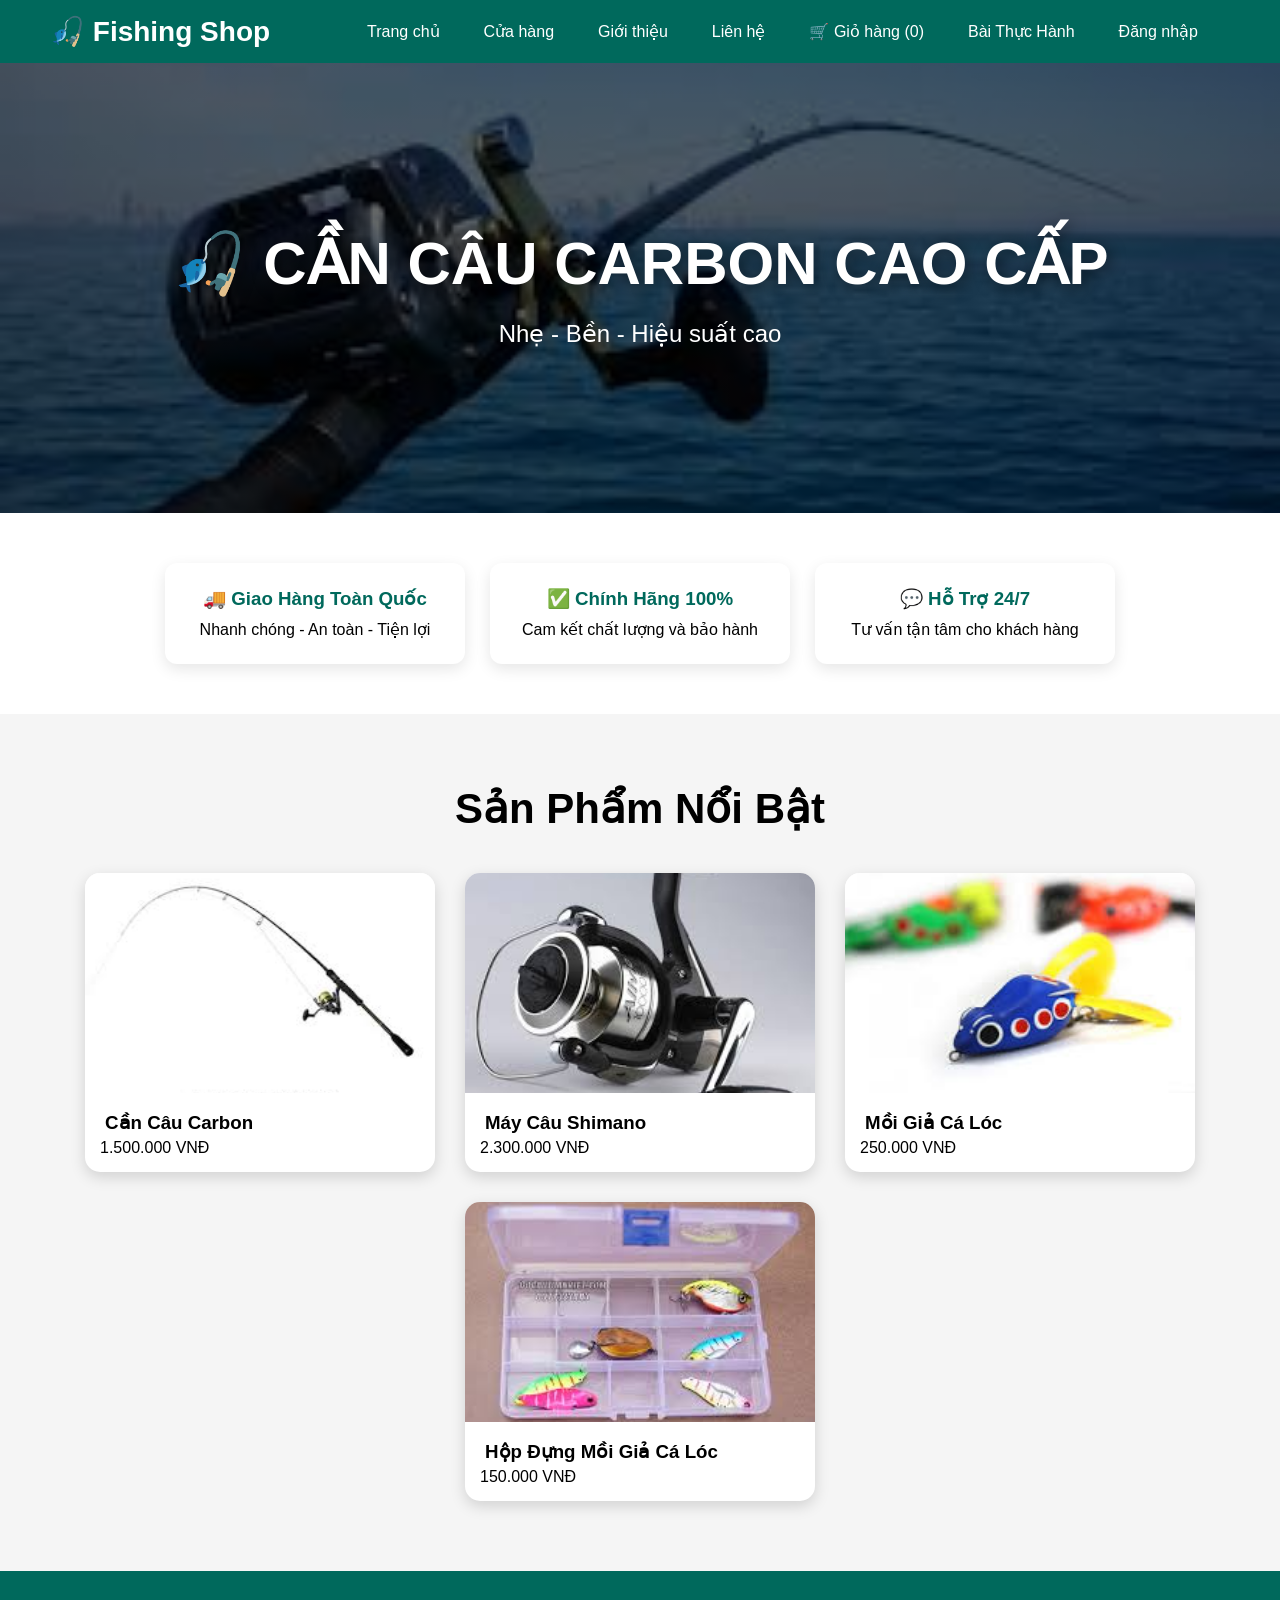
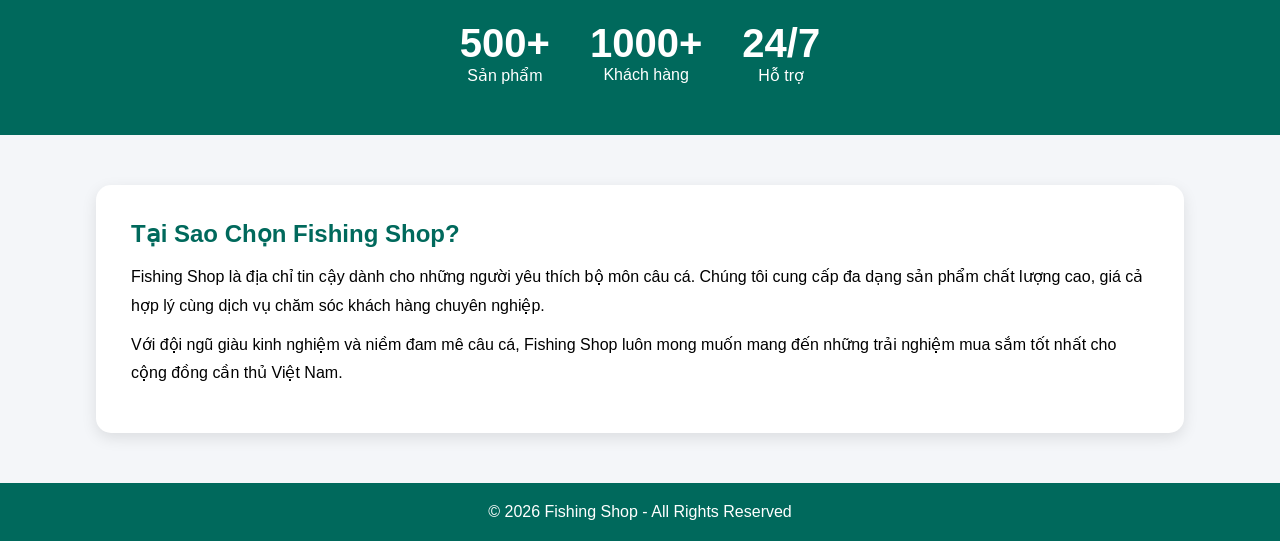
<file: index.html>
<!DOCTYPE html>

<html lang="vi">
<head>
    <meta charset="UTF-8">
    <meta name="viewport" content="width=device-width, initial-scale=1.0">
    <title>Fishing Shop</title>
    <link rel="stylesheet" href="css/style.css">
</head>
<body>

<header>
    <nav>
        <div class="logo">🎣 Fishing Shop</div>


        <ul>
            <li><a href="index.html">Trang chủ</a></li>
            <li><a href="cuahang.html">Cửa hàng</a></li>
            <li><a href="gioithieu.html">Giới thiệu</a></li>
            <li><a href="lienhe.html">Liên hệ</a></li>
            <li>
                <a href="giohang.html">
                    🛒 Giỏ hàng (<span id="cartCount">0</span>)
                </a>
            </li>
            <li><a href="labthuchanh.html">Bài Thực Hành</a></li>
            <li><a href="dangnhap.html">Đăng nhập</a></li>
            <li id="userInfo"></li>

            <li id="logoutBtn" style="display:none;">
                <a href="#" onclick="logout()">
                    Đăng xuất
                </a>
            </li>
        </ul>
    </nav>


</header>

<section class="banner">

    <div class="slide active slide1">
        <h1>🎣 CẦN CÂU CARBON CAO CẤP</h1>
        <p>Nhẹ - Bền - Hiệu suất cao</p>
    </div>

    <div class="slide slide2">
        <h1>🐟 CÁ KHỦNG ĐANG CHỜ BẠN</h1>
        <p>Trải nghiệm câu cá đỉnh cao</p>
    </div>

    <div class="slide slide3">
        <h1>🌊 HỒ CÂU CHUYÊN NGHIỆP</h1>
        <p>Địa điểm lý tưởng cho mọi cần thủ</p>
    </div>

</section>


<section class="features">


<div class="feature-box">
    <h3>🚚 Giao Hàng Toàn Quốc</h3>
    <p>Nhanh chóng - An toàn - Tiện lợi</p>
</div>

<div class="feature-box">
    <h3>✅ Chính Hãng 100%</h3>
    <p>Cam kết chất lượng và bảo hành</p>
</div>

<div class="feature-box">
    <h3>💬 Hỗ Trợ 24/7</h3>
    <p>Tư vấn tận tâm cho khách hàng</p>
</div>


</section>

<section class="products">


<h2>Sản Phẩm Nổi Bật</h2>

<div class="product-container">

    <div class="card">
        <img src="../images/cancau1.jpg" alt="Cần câu">
        <h3>Cần Câu Carbon</h3>
        <p>1.500.000 VNĐ</p>
    </div>

    <div class="card">
        <img src="images/maycau.jpg" alt="Máy câu">
        <h3>Máy Câu Shimano</h3>
        <p>2.300.000 VNĐ</p>
    </div>

    <div class="card">
        <img src="images/moigia.jpg" alt="Mồi câu">
        <h3>Mồi Giả Cá Lóc</h3>
        <p>250.000 VNĐ</p>
    </div>
    <div class="card">
        <img src="images/hopdung.jpg" alt="Hộp đựng">
        <h3>Hộp Đựng Mồi Giả Cá Lóc</h3>
        <p>150.000 VNĐ</p>
    </div>

</div>


</section>

<section class="stats">


<div class="stat-box">
    <h2>500+</h2>
    <p>Sản phẩm</p>
</div>

<div class="stat-box">
    <h2>1000+</h2>
    <p>Khách hàng</p>
</div>

<div class="stat-box">
    <h2>24/7</h2>
    <p>Hỗ trợ</p>
</div>


</section>

<section class="about-home">


<h2>Tại Sao Chọn Fishing Shop?</h2>

<p>
    Fishing Shop là địa chỉ tin cậy dành cho những người yêu thích bộ môn câu cá.
    Chúng tôi cung cấp đa dạng sản phẩm chất lượng cao, giá cả hợp lý cùng dịch vụ
    chăm sóc khách hàng chuyên nghiệp.
</p>

<p>
    Với đội ngũ giàu kinh nghiệm và niềm đam mê câu cá, Fishing Shop luôn mong muốn
    mang đến những trải nghiệm mua sắm tốt nhất cho cộng đồng cần thủ Việt Nam.
</p>


</section>

<footer>
    <p>© 2026 Fishing Shop - All Rights Reserved</p>
</footer>

<div id="toast" class="toast"></div>

<script src="js/main.js"></script>

</body>
</html>
</file>
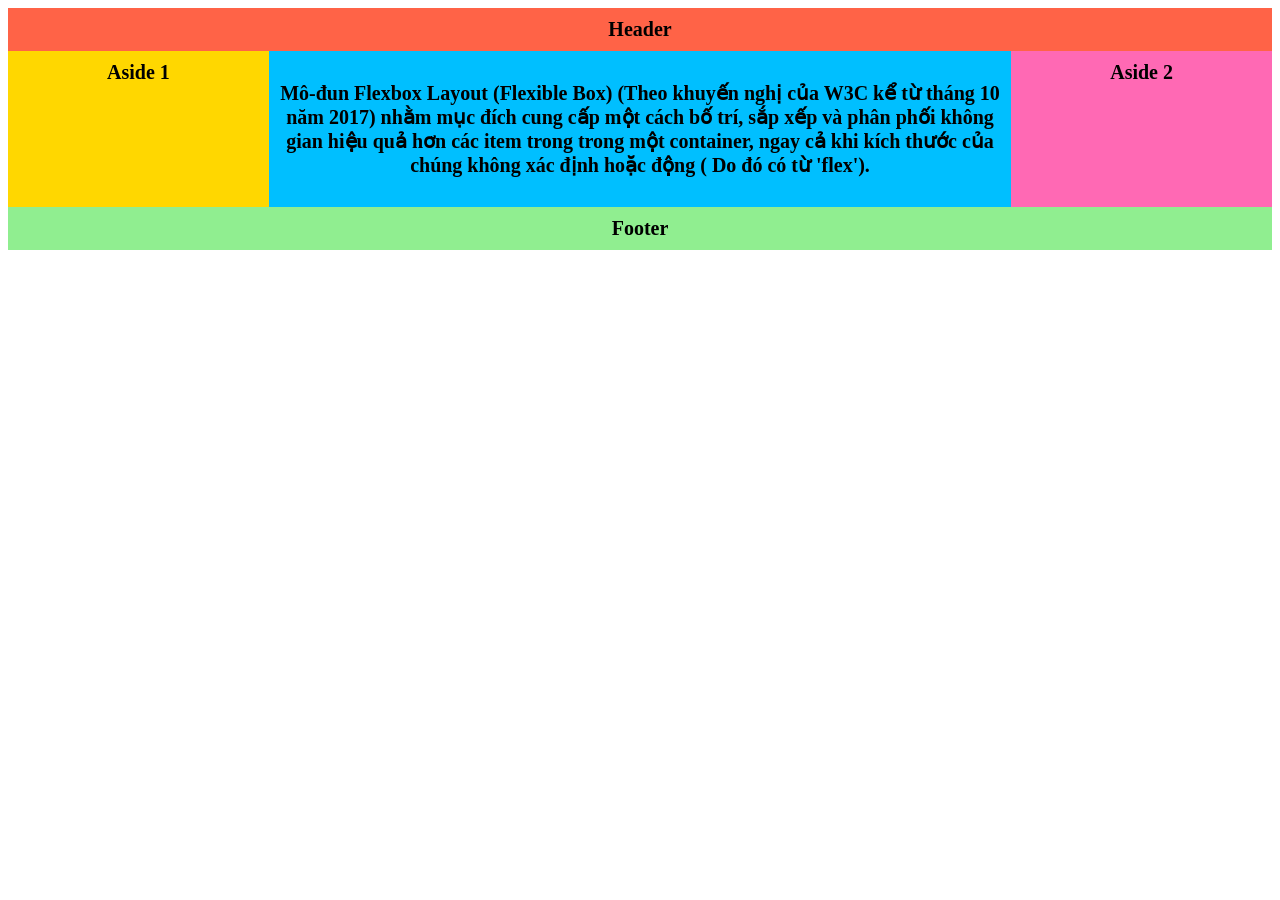
<file: labNMWEB/Lab06/Lab06/Bai_2_Minh_hoa_layout/index.html>
<!DOCTYPE html>
<html>

<head>
	<meta http-equiv="Content-Type" content="text/html; charset=utf-8" />
    <link rel="stylesheet" href="css/style.css">
</head>

<body>
    <div class="wrapper">
        <header class="header-flex-2">Header</header>
        <article class="main">
            <p>Mô-đun Flexbox Layout (Flexible Box) (Theo khuyến nghị của W3C kể từ tháng 10 năm 2017) nhằm mục đích
                cung cấp một cách bố trí, sắp xếp và phân phối không gian hiệu quả hơn các item trong trong một
                container, ngay cả khi kích thước của chúng không xác định hoặc động ( Do đó có từ 'flex').</p>
        </article>
        <aside class="aside aside-1">Aside 1</aside>
        <aside class="aside aside-2">Aside 2</aside>
        <footer class="footer-flex-2">Footer</footer>
    </div>
</body>

</html>
</file>
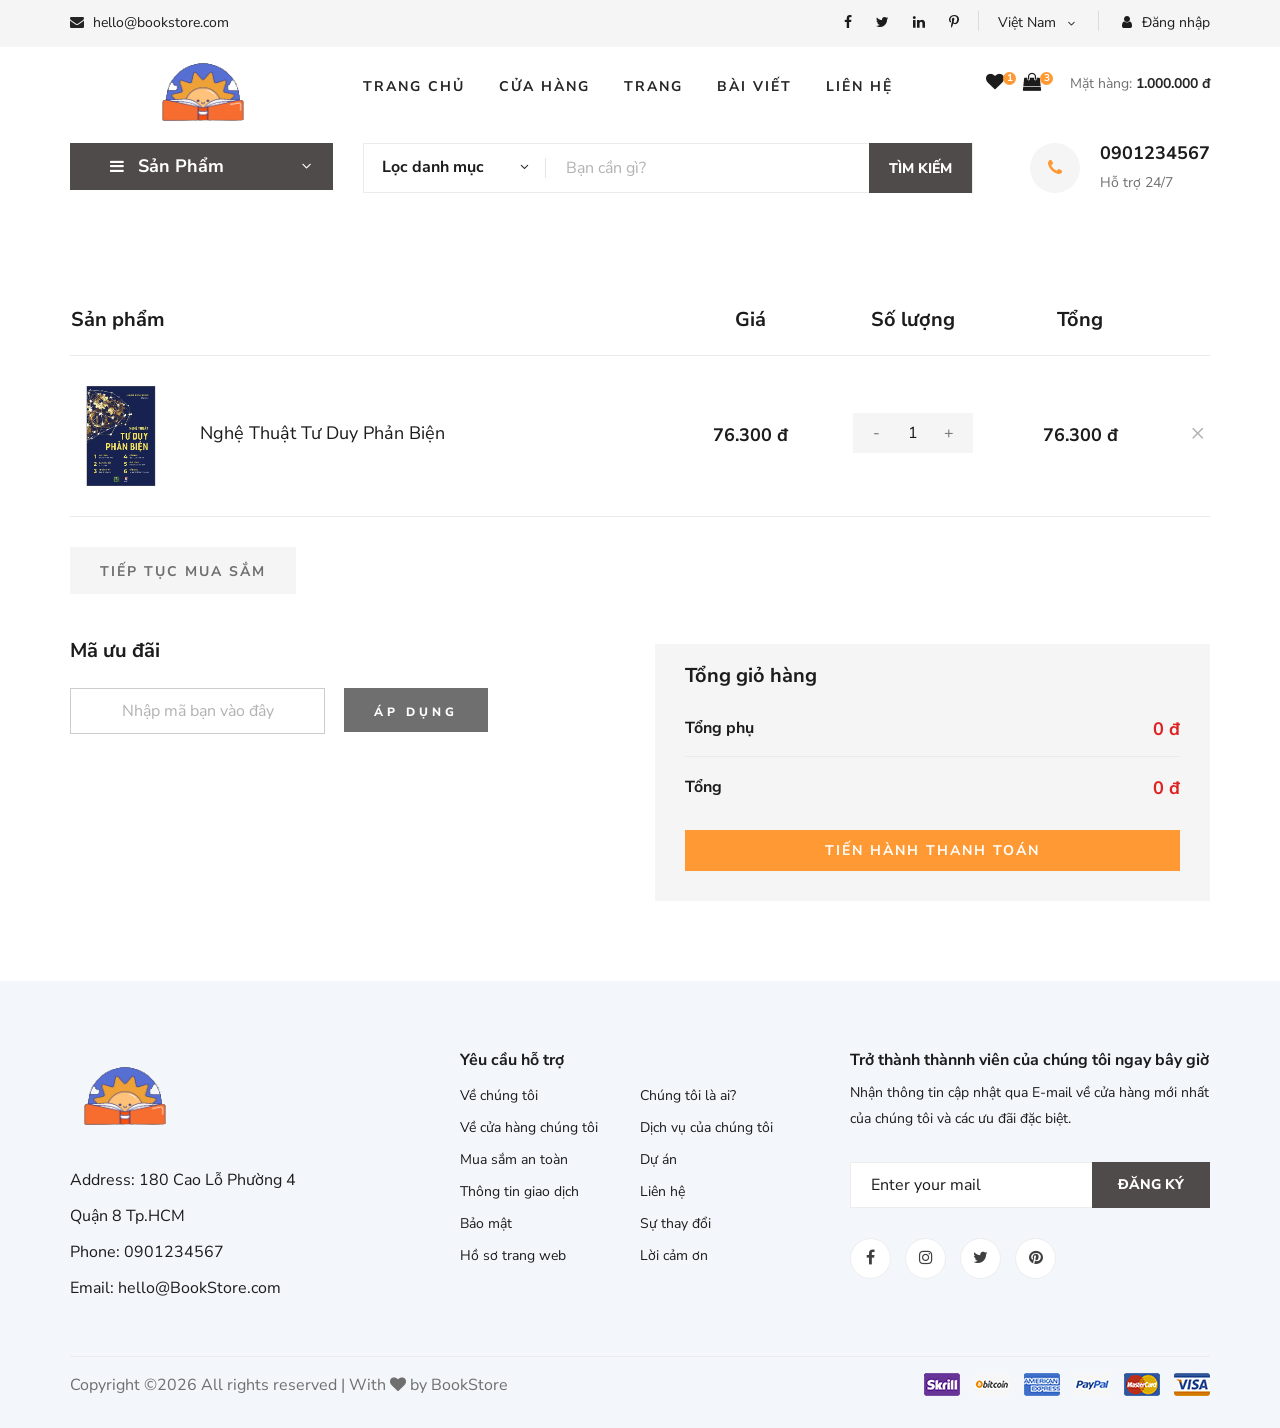
<file: labNMWEB/Lab07/Lab07/demo_bai_2/index.html>
<!DOCTYPE html>
<html lang="zxx">

<head>
    <meta charset="UTF-8">
    <meta name="description" content="Ogani Template">
    <meta name="keywords" content="Ogani, unica, creative, html">
    <meta name="viewport" content="width=device-width, initial-scale=1.0">
    <meta http-equiv="X-UA-Compatible" content="ie=edge">
    <title>Nice | BookStore</title>
    
    <!-- Google Font -->
    <link href="https://fonts.googleapis.com/css2?family=Nunito Sans:wght@200;300;400;600;900&display=swap" rel="stylesheet">
    
    <!-- Css Styles -->
    <link rel="stylesheet" href="css/bootstrap.min.css" type="text/css">
    <link rel="stylesheet" href="css/font-awesome.min.css" type="text/css">
    <link rel="stylesheet" href="css/elegant-icons.css" type="text/css">
    <link rel="stylesheet" href="css/nice-select.css" type="text/css">
    <link rel="stylesheet" href="css/jquery-ui.min.css" type="text/css">
    <link rel="stylesheet" href="css/owl.carousel.min.css" type="text/css">
    <link rel="stylesheet" href="css/slicknav.min.css" type="text/css">
    <link rel="stylesheet" href="css/style.css" type="text/css">


</head>

<body>
    <!-- Page Preloder -->
    <div id="preloder">
        <div class="loader"></div>
    </div>

    <!-- Humberger Begin -->
    <div class="humberger__menu__overlay"></div>
    <div class="humberger__menu__wrapper">
        <div class="humberger__menu__logo">
            <a href="#"><img src="img/logo.png" alt=""></a>
        </div>
        <div class="humberger__menu__cart">
            <ul>
                <li><a href="#"><i class="fa fa-heart"></i> <span>1</span></a></li>
                <li><a href="#"><i class="fa fa-shopping-bag"></i> <span>3</span></a></li>
            </ul>
            <div class="header__cart__price">Mặt hàng: <span>1.000.000 đ</span></div>
        </div>
        <div class="humberger__menu__widget">
            <div class="header__top__right__language">
                <div>Việt Nam</div>
                <span class="arrow_carrot-down"></span>
                <ul>
                    <li><a href="#">Spanis</a></li>
                    <li><a href="#">English</a></li>
                </ul>
            </div>
            <div class="header__top__right__auth">
                <a href="#"><i class="fa fa-user"></i> Đăng nhập</a>
            </div>
        </div>
        <nav class="humberger__menu__nav mobile-menu">
            <ul>
                <li><a href="./index.html">Trang chủ</a></li>
                <li><a href="./shop-grid.html">Cửa hàng</a></li>
                <li><a href="#">Trang</a>
                    <ul class="header__menu__dropdown">
                        <li><a href="./shop-details.html">Cửa hàng chi tiết</a></li>
                        <li><a href="./shoping-cart.html">Giỏ hàng</a></li>
                        <li><a href="./checkout.html">Thủ tục thanh toán</a></li>
                        <li><a href="./blog-details.html">Chi tiết bài viết</a></li>
                    </ul>
                </li>
                <li><a href="./blog.html">Bài viết</a></li>
                <li><a href="./contact.html">Liên hệ</a></li>
            </ul>
        </nav>
        <div id="mobile-menu-wrap"></div>
        <div class="header__top__right__social">
            <a href="#"><i class="fa fa-facebook"></i></a>
            <a href="#"><i class="fa fa-twitter"></i></a>
            <a href="#"><i class="fa fa-linkedin"></i></a>
            <a href="#"><i class="fa fa-pinterest-p"></i></a>
        </div>
        <div class="humberger__menu__contact">
            <ul>
                <li><i class="fa fa-envelope"></i> hello@bookstore.com</li>
            </ul>
        </div>
    </div>
    <!-- Humberger End -->

    <!-- Header Section Begin -->
    <header class="header">
        <div class="header__top">
            <div class="container">
                <div class="row">
                    <div class="col-lg-6 col-md-6">
                        <div class="header__top__left">
                            <ul>
                                <li><i class="fa fa-envelope"></i> hello@bookstore.com</li>
                            </ul>
                        </div>
                    </div>
                    <div class="col-lg-6 col-md-6">
                        <div class="header__top__right">
                            <div class="header__top__right__social">
                                <a href="#"><i class="fa fa-facebook"></i></a>
                                <a href="#"><i class="fa fa-twitter"></i></a>
                                <a href="#"><i class="fa fa-linkedin"></i></a>
                                <a href="#"><i class="fa fa-pinterest-p"></i></a>
                            </div>
                            <div class="header__top__right__language">
                                <div>Việt Nam</div>
                                <span class="arrow_carrot-down"></span>
                                <ul>
                                    <li><a href="#">Spanis</a></li>
                                    <li><a href="#">English</a></li>
                                </ul>
                            </div>
                            <div class="header__top__right__auth">
                                <a href="#"><i class="fa fa-user"></i> Đăng nhập</a>
                            </div>
                        </div>
                    </div>
                </div>
            </div>
        </div>
        <div class="container">
            <div class="row">
                <div class="col-lg-3">
                    <div class="header__logo">
                        <a href="./index.html"><img src="img/logo.png" alt=""></a>
                    </div>
                </div>
                <div class="col-lg-6">
                    <nav class="header__menu">
                        <ul class="ul-menu">
                            <li><a href="./index.html">Trang chủ</a></li>
                            <li><a href="./shop-grid.html">Cửa hàng</a></li>
                            <li><a href="#">Trang</a>
                                <ul class="header__menu__dropdown">
                                    <li><a href="./shop-details.html">Cửa hàng chi tiết</a></li>
                                    <li><a href="./shoping-cart.html">Giỏ hàng</a></li>
                                    <li><a href="./checkout.html">Thủ tục thanh toán</a></li>
                                    <li><a href="./blog-details.html">Chi tiết bài viết</a></li>
                                </ul>
                            </li>
                            <li><a href="./blog.html">Bài viết</a></li>
                            <li><a href="./contact.html">Liên hệ</a></li>
                        </ul>
                    </nav>
                </div>
                <div class="col-lg-3">
                    <div class="header__cart">
                        <ul>
                            <li><a href="#"><i class="fa fa-heart"></i> <span>1</span></a></li>
                            <li><a href="#"><i class="fa fa-shopping-bag"></i> <span>3</span></a></li>
                        </ul>
                        <div class="header__cart__price">Mặt hàng: <span>1.000.000 đ</span></div>
                    </div>
                </div>
            </div>
            <div class="humberger__open">
                <i class="fa fa-bars"></i>
            </div>
        </div>
    </header>
    <!-- Header Section End -->

    <!-- Hero Section Begin -->
    <section class="hero hero-normal">
        <div class="container">
            <div class="row">
                <div class="col-lg-3">
                    <div class="hero__categories">
                        <div class="hero__categories__all">
                            <i class="fa fa-bars"></i>
                            <span>Sản Phẩm</span>
                        </div>
                        <ul>
                            <li><a href="#">Văn học</a></li>
                            <li><a href="#">Kinh tế</a></li>
                            <li><a href="#">Thiếu nhi</a></li>
                            <li><a href="#">Kĩ năng sống</a></li>
                            <li><a href="#">Giáo khoa</a></li>
                            <li><a href="#">Từ điển</a></li>
                            <li><a href="#">Lịch sử</a></li>
                            <li><a href="#">Y học</a></li>
                            <li><a href="#">Tạp chí</a></li>
                            <li><a href="#">Ngoại ngữ</a></li>
                            <li><a href="#">Giáo trình</a></li>
                        </ul>
                    </div>
                </div>
                <div class="col-lg-9">
                    <div class="hero__search">
                        <div class="hero__search__form">
                            <form action="#">
                                <div class="hero__search__categories">
                                    Lọc danh mục
                                    <span class="arrow_carrot-down"></span>
                                </div>
                                <input type="text" placeholder="Bạn cần gì?">
                                <button type="submit" class="site-btn">TÌM KIẾM</button>
                            </form>
                        </div>
                        <div class="hero__search__phone">
                            <div class="hero__search__phone__icon">
                                <i class="fa fa-phone"></i>
                            </div>
                            <div class="hero__search__phone__text">
                                <h5>0901234567</h5>
                                <span>Hỗ trợ 24/7 </span>
                            </div>
                        </div>
                    </div>
                </div>
            </div>
        </div>
    </section>
    <!-- Hero Section End -->

    <!-- Shoping Cart Section Begin -->
    <section class="shoping-cart spad">
        <div class="container">
            <div class="row">
                <div class="col-lg-12">
                    <div class="shoping__cart__table">
                        <table>
                            <thead>
                                <tr>
                                    <th class="shoping__product">Sản phẩm</th>
                                    <th>Giá</th>
                                    <th>Số lượng</th>
                                    <th>Tổng</th>
                                    <th></th>
                                </tr>
                            </thead>
                            <tbody>
                                <tr>
                                    <td class="shoping__cart__item">
                                        <img src="img/featured/Book_2.jpg" alt="" width="100px">
                                        <h5>Nghệ Thuật Tư Duy Phản Biện</h5>
                                    </td>
                                    <td class="shoping__cart__price">
                                        76.300 đ
                                    </td>
                                    <td class="shoping__cart__quantity">
                                        <div class="quantity">
                                            <div class="pro-qty">
                                                <input value="1" id="quantity" >
                                            </div>
                                        </div>
                                    </td>
                                    <td class="shoping__cart__total" id="total">
                                        76.300 đ
                                    </td>
                                    <td class="shoping__cart__item__close">
                                        <span class="icon_close"></span>
                                    </td>
                                </tr>
                            </tbody>
                        </table>
                    </div>
                </div>
            </div>
            <div class="row">
                <div class="col-lg-12">
                    <div class="shoping__cart__btns">
                        <a href="#" class="primary-btn cart-btn">TIẾP TỤC MUA SẮM</a>
                    </div>
                </div>
                <div class="col-lg-6">
                    <div class="shoping__continue">
                        <div class="shoping__discount">
                            <h5>Mã ưu đãi</h5>
                            <form action="#">
                                <input type="text" placeholder="Nhập mã bạn vào đây">
                                <button type="submit" class="site-btn">ÁP DỤNG</button>
                            </form>
                        </div>
                    </div>
                </div>
                <div class="col-lg-6">
                    <div class="shoping__checkout">
                        <h5>Tổng giỏ hàng</h5>
                        <ul>
                            <li>Tổng phụ <span>0 đ</span></li>
                            <li>Tổng <span>0 đ</span></li>
                        </ul>
                        <a href="#" class="primary-btn">Tiến hành thanh toán</a>
                    </div>
                </div>
            </div>
        </div>
    </section>
    <!-- Shoping Cart Section End -->


    <!-- Footer Section Begin -->
    <footer class="footer spad">
        <div class="container">
            <div class="row">
                <div class="col-lg-3 col-md-6 col-sm-6">
                    <div class="footer__about">
                        <div class="footer__about__logo">
                            <a href="./index.html"><img src="img/logo.png" alt=""></a>
                        </div>
                        <ul>
                            <li>Address: 180 Cao Lỗ Phường 4 Quận 8 Tp.HCM</li>
                            <li>Phone: 0901234567</li>
                            <li>Email: hello@BookStore.com</li>
                        </ul>
                    </div>
                </div>
                <div class="col-lg-4 col-md-6 col-sm-6 offset-lg-1">
                    <div class="footer__widget">
                        <h6>
                            Yêu cầu hỗ trợ</h6>
                        <ul>
                            <li><a href="#">Về chúng tôi</a></li>
                            <li><a href="#">Về cửa hàng chúng tôi</a></li>
                            <li><a href="#">Mua sắm an toàn</a></li>
                            <li><a href="#">Thông tin giao dịch</a></li>
                            <li><a href="#">Bảo mật</a></li>
                            <li><a href="#">Hồ sơ trang web</a></li>
                        </ul>
                        <ul>
                            <li><a href="#">Chúng tôi là ai?</a></li>
                            <li><a href="#">Dịch vụ của chúng tôi</a></li>
                            <li><a href="#">Dự án</a></li>
                            <li><a href="#">Liên hệ</a></li>
                            <li><a href="#">Sự thay đổi</a></li>
                            <li><a href="#">Lời cảm ơn</a></li>
                        </ul>
                    </div>
                </div>
                <div class="col-lg-4 col-md-12">
                    <div class="footer__widget">
                        <h6>Trở thành thànnh viên của chúng tôi ngay bây giờ</h6>
                        <p>Nhận thông tin cập nhật qua E-mail về cửa hàng mới nhất của chúng tôi và các ưu đãi đặc biệt.</p>
                        <form action="#">
                            <input type="text" placeholder="Enter your mail">
                            <button type="submit" class="site-btn">Đăng ký</button>
                        </form>
                        <div class="footer__widget__social">
                            <a href="#"><i class="fa fa-facebook"></i></a>
                            <a href="#"><i class="fa fa-instagram"></i></a>
                            <a href="#"><i class="fa fa-twitter"></i></a>
                            <a href="#"><i class="fa fa-pinterest"></i></a>
                        </div>
                    </div>
                </div>
            </div>
            <div class="row">
                <div class="col-lg-12">
                    <div class="footer__copyright">
                        <div class="footer__copyright__text"><p>
  Copyright &copy;<script>document.write(new Date().getFullYear());</script> All rights reserved | With <i class="fa fa-heart" aria-hidden="true"></i> by BookStore</a>
  </p></div>
                        <div class="footer__copyright__payment"><img src="img/payment-item.png" alt=""></div>
                    </div>
                </div>
            </div>
        </div>
    </footer>
    <!-- Footer Section End -->

    <!-- Js Plugins -->
    <script src="js/jquery-3.3.1.min.js"></script>
    <script src="js/bootstrap.min.js"></script>
    <script src="js/jquery.nice-select.min.js"></script>
    <script src="js/jquery-ui.min.js"></script>
    <script src="js/jquery.slicknav.js"></script>
    <script src="js/mixitup.min.js"></script>
    <script src="js/owl.carousel.min.js"></script>
    <script src="js/main.js"></script>


</body>

</html>
</file>
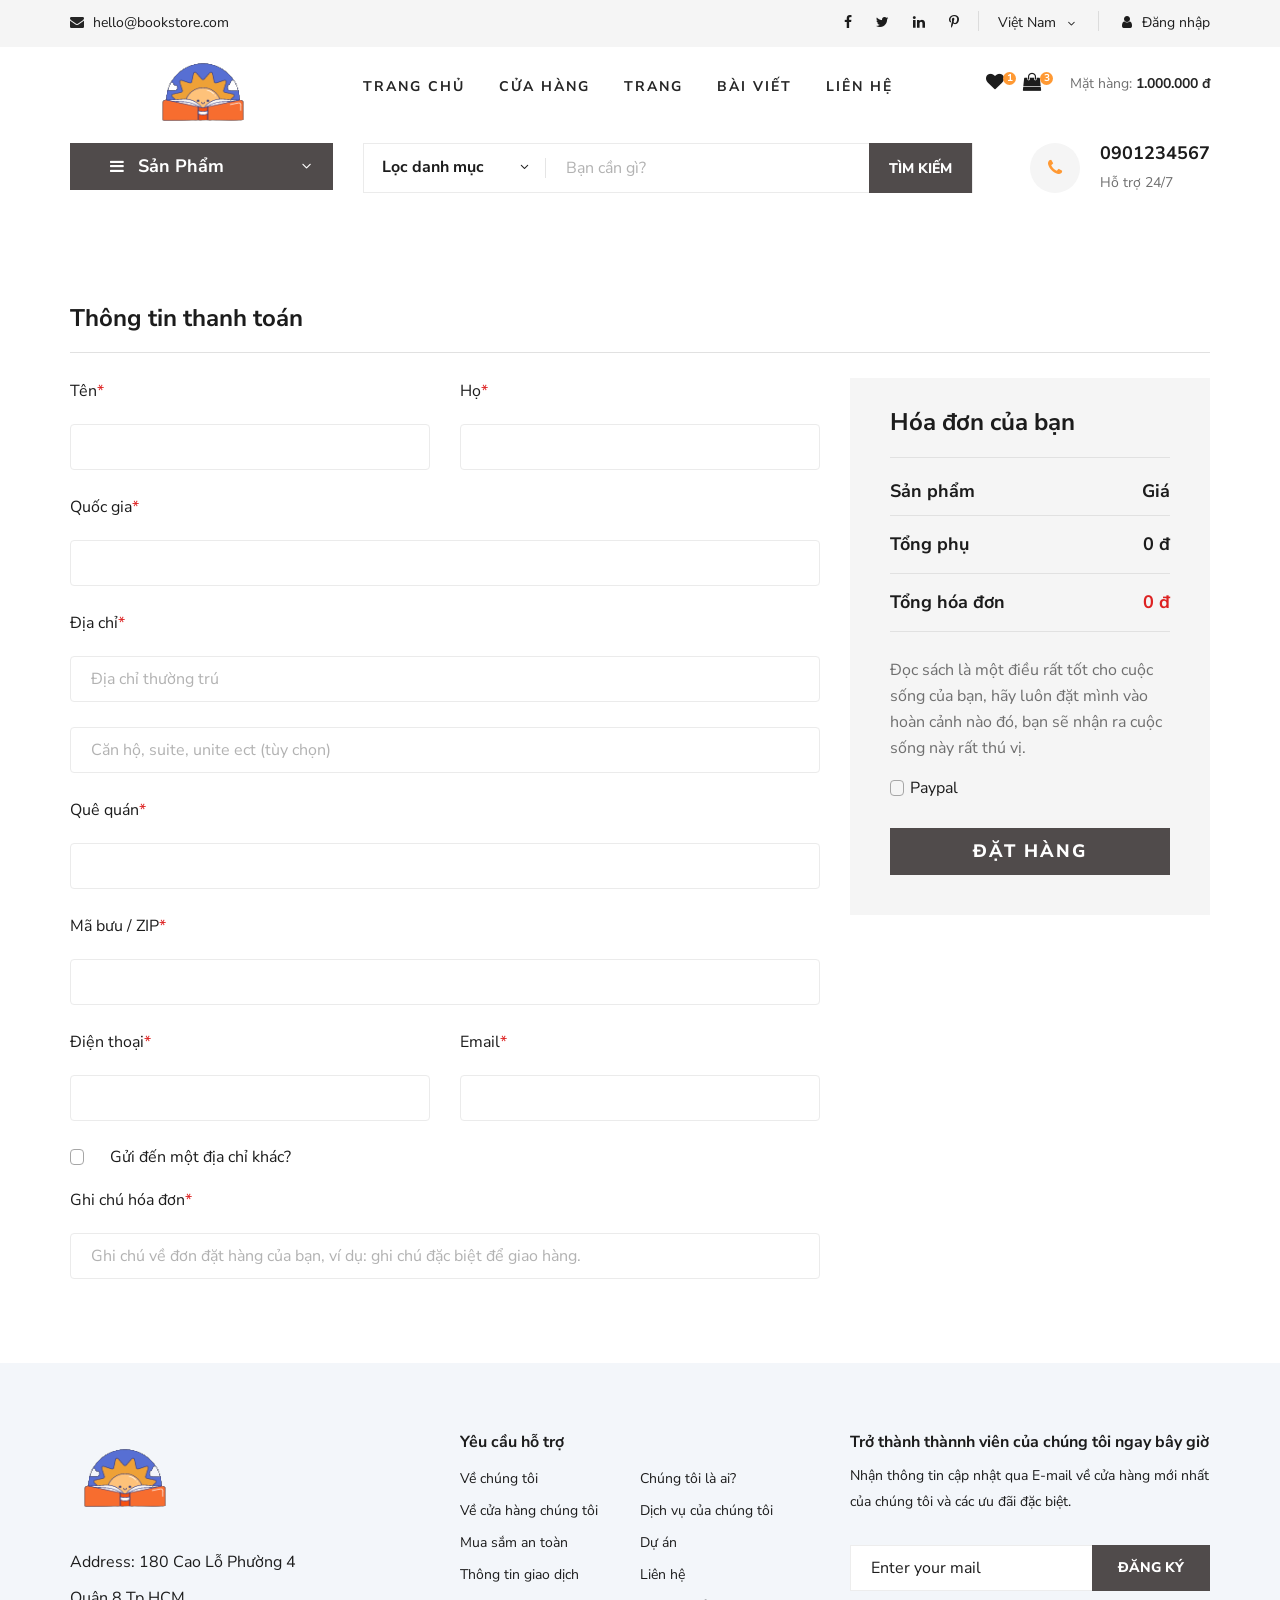
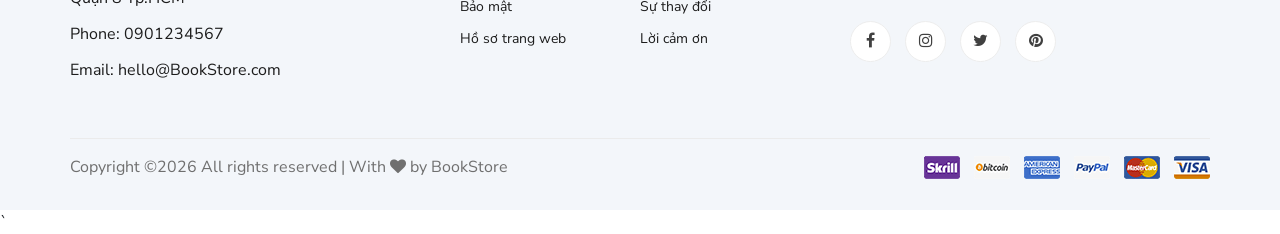
<file: labNMWEB/Lab07/Lab07/Vi_du/index.html>
<!DOCTYPE html>
<html lang="zxx">

<head>
    <meta charset="UTF-8">
    <meta name="description" content="Ogani Template">
    <meta name="keywords" content="Ogani, unica, creative, html">
    <meta name="viewport" content="width=device-width, initial-scale=1.0">
    <meta http-equiv="X-UA-Compatible" content="ie=edge">
    <title>Nice | BookStore</title>
    
    <!-- Google Font -->
    <link href="https://fonts.googleapis.com/css2?family=Nunito Sans:wght@200;300;400;600;900&display=swap" rel="stylesheet">
    
    <!-- Css Styles -->
    <link rel="stylesheet" href="css/bootstrap.min.css" type="text/css">
    <link rel="stylesheet" href="css/font-awesome.min.css" type="text/css">
    <link rel="stylesheet" href="css/elegant-icons.css" type="text/css">
    <link rel="stylesheet" href="css/nice-select.css" type="text/css">
    <link rel="stylesheet" href="css/jquery-ui.min.css" type="text/css">
    <link rel="stylesheet" href="css/owl.carousel.min.css" type="text/css">
    <link rel="stylesheet" href="css/slicknav.min.css" type="text/css">
    <link rel="stylesheet" href="css/style.css" type="text/css">


    <style>
        .error-message {
            color: red;
            font-size: 14px; 
            margin-top: 5px; 
        }
    </style>
</head>

<body>
    <!-- Page Preloder -->
    <div id="preloder">
        <div class="loader"></div>
    </div>

    <!-- Humberger Begin -->
    <div class="humberger__menu__overlay"></div>
    <div class="humberger__menu__wrapper">
        <div class="humberger__menu__logo">
            <a href="#"><img src="img/logo.png" alt=""></a>
        </div>
        <div class="humberger__menu__cart">
            <ul>
                <li><a href="#"><i class="fa fa-heart"></i> <span>1</span></a></li>
                <li><a href="#"><i class="fa fa-shopping-bag"></i> <span>3</span></a></li>
            </ul>
            <div class="header__cart__price">Mặt hàng: <span>1.000.000 đ</span></div>
        </div>
        <div class="humberger__menu__widget">
            <div class="header__top__right__language">
                <div>Việt Nam</div>
                <span class="arrow_carrot-down"></span>
                <ul>
                    <li><a href="#">Spanis</a></li>
                    <li><a href="#">English</a></li>
                </ul>
            </div>
            <div class="header__top__right__auth">
                <a href="#"><i class="fa fa-user"></i> Đăng nhập</a>
            </div>
        </div>
        <nav class="humberger__menu__nav mobile-menu">
            <ul>
                <li><a href="./index.html">Trang chủ</a></li>
                <li><a href="./shop-grid.html">Cửa hàng</a></li>
                <li><a href="#">Trang</a>
                    <ul class="header__menu__dropdown">
                        <li><a href="./shop-details.html">Cửa hàng chi tiết</a></li>
                        <li><a href="./shoping-cart.html">Giỏ hàng</a></li>
                        <li><a href="./checkout.html">Thủ tục thanh toán</a></li>
                        <li><a href="./blog-details.html">Chi tiết bài viết</a></li>
                    </ul>
                </li>
                <li><a href="./blog.html">Bài viết</a></li>
                <li><a href="./contact.html">Liên hệ</a></li>
            </ul>
        </nav>
        <div id="mobile-menu-wrap"></div>
        <div class="header__top__right__social">
            <a href="#"><i class="fa fa-facebook"></i></a>
            <a href="#"><i class="fa fa-twitter"></i></a>
            <a href="#"><i class="fa fa-linkedin"></i></a>
            <a href="#"><i class="fa fa-pinterest-p"></i></a>
        </div>
        <div class="humberger__menu__contact">
            <ul>
                <li><i class="fa fa-envelope"></i> hello@bookstore.com</li>
            </ul>
        </div>
    </div>
    <!-- Humberger End -->

    <!-- Header Section Begin -->
    <header class="header">
        <div class="header__top">
            <div class="container">
                <div class="row">
                    <div class="col-lg-6 col-md-6">
                        <div class="header__top__left">
                            <ul>
                                <li><i class="fa fa-envelope"></i> hello@bookstore.com</li>
                            </ul>
                        </div>
                    </div>
                    <div class="col-lg-6 col-md-6">
                        <div class="header__top__right">
                            <div class="header__top__right__social">
                                <a href="#"><i class="fa fa-facebook"></i></a>
                                <a href="#"><i class="fa fa-twitter"></i></a>
                                <a href="#"><i class="fa fa-linkedin"></i></a>
                                <a href="#"><i class="fa fa-pinterest-p"></i></a>
                            </div>
                            <div class="header__top__right__language">
                                <div>Việt Nam</div>
                                <span class="arrow_carrot-down"></span>
                                <ul>
                                    <li><a href="#">Spanis</a></li>
                                    <li><a href="#">English</a></li>
                                </ul>
                            </div>
                            <div class="header__top__right__auth">
                                <a href="#"><i class="fa fa-user"></i> Đăng nhập</a>
                            </div>
                        </div>
                    </div>
                </div>
            </div>
        </div>
        <div class="container">
            <div class="row">
                <div class="col-lg-3">
                    <div class="header__logo">
                        <a href="./index.html"><img src="img/logo.png" alt=""></a>
                    </div>
                </div>
                <div class="col-lg-6">
                    <nav class="header__menu">
                        <ul class="ul-menu">
                            <li><a href="./index.html">Trang chủ</a></li>
                            <li><a href="./shop-grid.html">Cửa hàng</a></li>
                            <li><a href="#">Trang</a>
                                <ul class="header__menu__dropdown">
                                    <li><a href="./shop-details.html">Cửa hàng chi tiết</a></li>
                                    <li><a href="./shoping-cart.html">Giỏ hàng</a></li>
                                    <li><a href="./checkout.html">Thủ tục thanh toán</a></li>
                                    <li><a href="./blog-details.html">Chi tiết bài viết</a></li>
                                </ul>
                            </li>
                            <li><a href="./blog.html">Bài viết</a></li>
                            <li><a href="./contact.html">Liên hệ</a></li>
                        </ul>
                    </nav>
                </div>
                <div class="col-lg-3">
                    <div class="header__cart">
                        <ul>
                            <li><a href="#"><i class="fa fa-heart"></i> <span>1</span></a></li>
                            <li><a href="#"><i class="fa fa-shopping-bag"></i> <span>3</span></a></li>
                        </ul>
                        <div class="header__cart__price">Mặt hàng: <span>1.000.000 đ</span></div>
                    </div>
                </div>
            </div>
            <div class="humberger__open">
                <i class="fa fa-bars"></i>
            </div>
        </div>
    </header>
    <!-- Header Section End -->

    <!-- Hero Section Begin -->
    <section class="hero hero-normal">
        <div class="container">
            <div class="row">
                <div class="col-lg-3">
                    <div class="hero__categories">
                        <div class="hero__categories__all">
                            <i class="fa fa-bars"></i>
                            <span>Sản Phẩm</span>
                        </div>
                        <ul>
                            <li><a href="#">Văn học</a></li>
                            <li><a href="#">Kinh tế</a></li>
                            <li><a href="#">Thiếu nhi</a></li>
                            <li><a href="#">Kĩ năng sống</a></li>
                            <li><a href="#">Giáo khoa</a></li>
                            <li><a href="#">Từ điển</a></li>
                            <li><a href="#">Lịch sử</a></li>
                            <li><a href="#">Y học</a></li>
                            <li><a href="#">Tạp chí</a></li>
                            <li><a href="#">Ngoại ngữ</a></li>
                            <li><a href="#">Giáo trình</a></li>
                        </ul>
                    </div>
                </div>
                <div class="col-lg-9">
                    <div class="hero__search">
                        <div class="hero__search__form">
                            <form action="#">
                                <div class="hero__search__categories">
                                    Lọc danh mục
                                    <span class="arrow_carrot-down"></span>
                                </div>
                                <input type="text" placeholder="Bạn cần gì?">
                                <button type="submit" class="site-btn">TÌM KIẾM</button>
                            </form>
                        </div>
                        <div class="hero__search__phone">
                            <div class="hero__search__phone__icon">
                                <i class="fa fa-phone"></i>
                            </div>
                            <div class="hero__search__phone__text">
                                <h5>0901234567</h5>
                                <span>Hỗ trợ 24/7 </span>
                            </div>
                        </div>
                    </div>
                </div>
            </div>
        </div>
    </section>
    <!-- Hero Section End -->

     <!-- Checkout Section Begin -->
     <section class="checkout spad">
        <div class="container">
            <div class="checkout__form">
                <h4>Thông tin thanh toán</h4>
                <form id="checkoutForm" action="#">
                    <div class="row">
                        <div class="col-lg-8 col-md-6">
                            <div class="row">
                                <div class="col-lg-6">
                                    <div class="checkout__input">
                                        <p>Tên<span>*</span></p>
                                        <input type="text" id="firstNameInput">
                                        <div class="error-message" id="firstNameErrorMessage"></div>
                                    </div>
                                </div>
                                <div class="col-lg-6">
                                    <div class="checkout__input">
                                        <p>Họ<span>*</span></p>
                                        <input type="text" id="lastNameInput">
                                        <div class="error-message" id="lastNameErrorMessage"></div>
                                    </div>
                                </div>
                            </div>
                            <div class="checkout__input">
                                <p>Quốc gia<span>*</span></p>
                                <input type="text" id="nationInput">
                                <div class="error-message" id="nationErrorMessage"></div>
                            </div>
                            <div class="checkout__input">
                                <p>Địa chỉ<span>*</span></p>
                                <input type="text" placeholder="Địa chỉ thường trú" class="checkout__input__add" id="adresseInput">
                                <div class="error-message" id="adresseErrorMessage"></div>
                                <input type="text" placeholder="Căn hộ, suite, unite ect (tùy chọn)" id="suiteInput">
                                <div class="error-message" id="suiteErrorMessage"></div>
                            </div>
                            <div class="checkout__input">
                                <p>Quê quán<span>*</span></p>
                                <input type="text" id="countryInput">
                                <div class="error-message" id="countryErrorMessage"></div>
                            </div>
                            <div class="checkout__input">
                                <p>Mã bưu / ZIP<span>*</span></p>
                                <input type="text" id="zipInput">
                                <div class="error-message" id="zipErrorMessage"></div>
                            </div>
                            <div class="row">
                                <div class="col-lg-6">
                                    <div class="checkout__input">
                                        <p>Điện thoại<span>*</span></p>
                                        <input type="text" id="numInput">
                                        <div class="error-message" id="numErrorMessage"></div>
                                    </div>
                                </div>
                                <div class="col-lg-6">
                                    <div class="checkout__input">
                                        <p>Email<span>*</span></p>
                                        <input type="text" id="emailInput">
                                        <div class="error-message" id="emailErrorMessage"></div>
                                    </div>
                                </div>
                            </div>
                           
                            <div class="checkout__input__checkbox">
                                <label for="diff-acc">
                                    Gửi đến một địa chỉ khác?
                                    <input type="checkbox" id="diff-acc">
                                    <span class="checkmark"></span>
                                </label>
                            </div>
                            <div class="checkout__input">
                                <p>Ghi chú hóa đơn<span>*</span></p>
                                <input type="text" placeholder="Ghi chú về đơn đặt hàng của bạn, ví dụ: ghi chú đặc biệt để giao hàng." id="noteInput">
                                <div class="error-message" id="noteErrorMessage"></div>
                            </div>
                        </div>
                        <div class="col-lg-4 col-md-6">
                            <div class="checkout__order">
                                <h4>Hóa đơn của bạn</h4>
                                <div class="checkout__order__products">Sản phẩm <span>Giá</span></div>
                               
                                <div class="checkout__order__subtotal">Tổng phụ <span>0 đ</span></div>
                                <div class="checkout__order__total">Tổng hóa đơn <span>0 đ</span></div>
                                <p>Đọc sách là một điều rất tốt cho cuộc sống của bạn, hãy luôn đặt mình vào hoàn cảnh nào đó, bạn sẽ
                                    nhận ra cuộc sống này rất thú vị.
                                </p>
                                <div class="checkout__input__checkbox">
                                    <label for="paypal">
                                        Paypal
                                        <input type="checkbox" id="paypal" onclick="validateCheckBox()">
                                        <span class="checkmark"></span>
                                    </label>
                                </div>
                                <button type="button" class="site-btn" onclick="validateForm()">Đặt hàng</button>
                            </div>
                        </div>
                    </div>
                </form>
            </div>
        </div>
    </section>
    <!-- Checkout Section End -->


    <!-- Footer Section Begin -->
    <footer class="footer spad">
        <div class="container">
            <div class="row">
                <div class="col-lg-3 col-md-6 col-sm-6">
                    <div class="footer__about">
                        <div class="footer__about__logo">
                            <a href="./index.html"><img src="img/logo.png" alt=""></a>
                        </div>
                        <ul>
                            <li>Address: 180 Cao Lỗ Phường 4 Quận 8 Tp.HCM</li>
                            <li>Phone: 0901234567</li>
                            <li>Email: hello@BookStore.com</li>
                        </ul>
                    </div>
                </div>
                <div class="col-lg-4 col-md-6 col-sm-6 offset-lg-1">
                    <div class="footer__widget">
                        <h6>
                            Yêu cầu hỗ trợ</h6>
                        <ul>
                            <li><a href="#">Về chúng tôi</a></li>
                            <li><a href="#">Về cửa hàng chúng tôi</a></li>
                            <li><a href="#">Mua sắm an toàn</a></li>
                            <li><a href="#">Thông tin giao dịch</a></li>
                            <li><a href="#">Bảo mật</a></li>
                            <li><a href="#">Hồ sơ trang web</a></li>
                        </ul>
                        <ul>
                            <li><a href="#">Chúng tôi là ai?</a></li>
                            <li><a href="#">Dịch vụ của chúng tôi</a></li>
                            <li><a href="#">Dự án</a></li>
                            <li><a href="#">Liên hệ</a></li>
                            <li><a href="#">Sự thay đổi</a></li>
                            <li><a href="#">Lời cảm ơn</a></li>
                        </ul>
                    </div>
                </div>
                <div class="col-lg-4 col-md-12">
                    <div class="footer__widget">
                        <h6>Trở thành thànnh viên của chúng tôi ngay bây giờ</h6>
                        <p>Nhận thông tin cập nhật qua E-mail về cửa hàng mới nhất của chúng tôi và các ưu đãi đặc biệt.</p>
                        <form action="#">
                            <input type="text" placeholder="Enter your mail">
                            <button type="submit" class="site-btn">Đăng ký</button>
                        </form>
                        <div class="footer__widget__social">
                            <a href="#"><i class="fa fa-facebook"></i></a>
                            <a href="#"><i class="fa fa-instagram"></i></a>
                            <a href="#"><i class="fa fa-twitter"></i></a>
                            <a href="#"><i class="fa fa-pinterest"></i></a>
                        </div>
                    </div>
                </div>
            </div>
            <div class="row">
                <div class="col-lg-12">
                    <div class="footer__copyright">
                        <div class="footer__copyright__text"><p>
  Copyright &copy;<script>document.write(new Date().getFullYear());</script> All rights reserved | With <i class="fa fa-heart" aria-hidden="true"></i> by BookStore</a>
  </p></div>
                        <div class="footer__copyright__payment"><img src="img/payment-item.png" alt=""></div>
                    </div>
                </div>
            </div>
        </div>
    </footer>
    <!-- Footer Section End -->

    <!-- Js Plugins -->
    <script src="js/jquery-3.3.1.min.js"></script>
    <script src="js/bootstrap.min.js"></script>
    <script src="js/jquery.nice-select.min.js"></script>
    <script src="js/jquery-ui.min.js"></script>
    <script src="js/jquery.slicknav.js"></script>
    <script src="js/mixitup.min.js"></script>
    <script src="js/owl.carousel.min.js"></script>
    <script src="js/main.js"></script>


`
    <!-- JavaScript -->
    <script>
        function validateForm() {
            
            var firstName = firstNameInput.value.trim();
            var email = emailInput.value.trim();
            var lastName = lastNameInput.value.trim();
            var nation = nationInput.value.trim();
            var adresse = adresseInput.value.trim();
            var suite = suiteInput.value.trim();
            var country = countryInput.value.trim();
            var num = numInput.value.trim();
            var note = noteInput.value.trim()
            var zip = zipInput.value.trim();

            var isValid = true;

            if (firstName === '') {
                firstNameErrorMessage.textContent = 'Vui lòng nhập tên của bạn.';
                isValid = false;
            } else {
                firstNameErrorMessage.textContent = '';
            }

            if (lastName === '') {
                lastNameErrorMessage.textContent = 'Vui lòng nhập họ của bạn.';
                isValid = false;
            } else {
                lastNameErrorMessage.textContent = '';
            }
            if (nation === '') {
                nationErrorMessage.textContent = 'Vui lòng nhập quốc gia của bạn.';
                isValid = false;
            } else {
                nationErrorMessage.textContent = '';
            }
            if (adresse === '') {
                adresseErrorMessage.textContent = 'Vui lòng nhập địa chỉ của bạn.';
                isValid = false;
            } else {
                adresseErrorMessage.textContent = '';
            }
            if (country === '') {
                countryErrorMessage.textContent = 'Vui lòng nhập quê quán của bạn.';
                isValid = false;
            } else {
                countryErrorMessage.textContent = '';
            }
            if (suite === '') {
                suiteErrorMessage.textContent = 'Vui lòng nhập nơi ở của bạn.';
                isValid = false;
            } else {
                suiteErrorMessage.textContent = '';
            }
            if (num === '') {
                numErrorMessage.textContent = 'Vui lòng nhập số điện thoại của bạn.';
                isValid = false;
            } else {
                numErrorMessage.textContent = '';
            }
            if (note === '') {
                noteErrorMessage.textContent = 'Vui lòng nhập ghi chú của bạn.';
                isValid = false;
            } else {
                noteErrorMessage.textContent = '';
            }
            if (zip === '') {
                zipErrorMessage.textContent = 'Vui lòng nhập mã bưu của bạn.';
                isValid = false;
            } else {
                zipErrorMessage.textContent = '';
            }

            if (!validateEmail(emailInput.value)) {
                emailErrorMessage.textContent = 'Vui lòng nhập một địa chỉ email hợp lệ.';
                isValid = false;
            } else {
                emailErrorMessage.textContent = '';
            }
            
            if (isValid) {
                alert('Đặt hàng thành công!');
            }

        }
    
        function validateEmail(email) {
            var emailRegex = /\S+@\S+\.\S+/;
            return emailRegex.test(email);
        }
        

        function validateCheckBox(){
            const paymentCheckBox = document.getElementById('paypal')
            if(paymentCheckBox.checked){
                alert('Bạn đã chọn thanh toán payment')
            }
            else{
                alert('Bạn đã bỏ chọn thanh toán payment')
            }
        }
    </script>
    
</body>

</html>
</file>
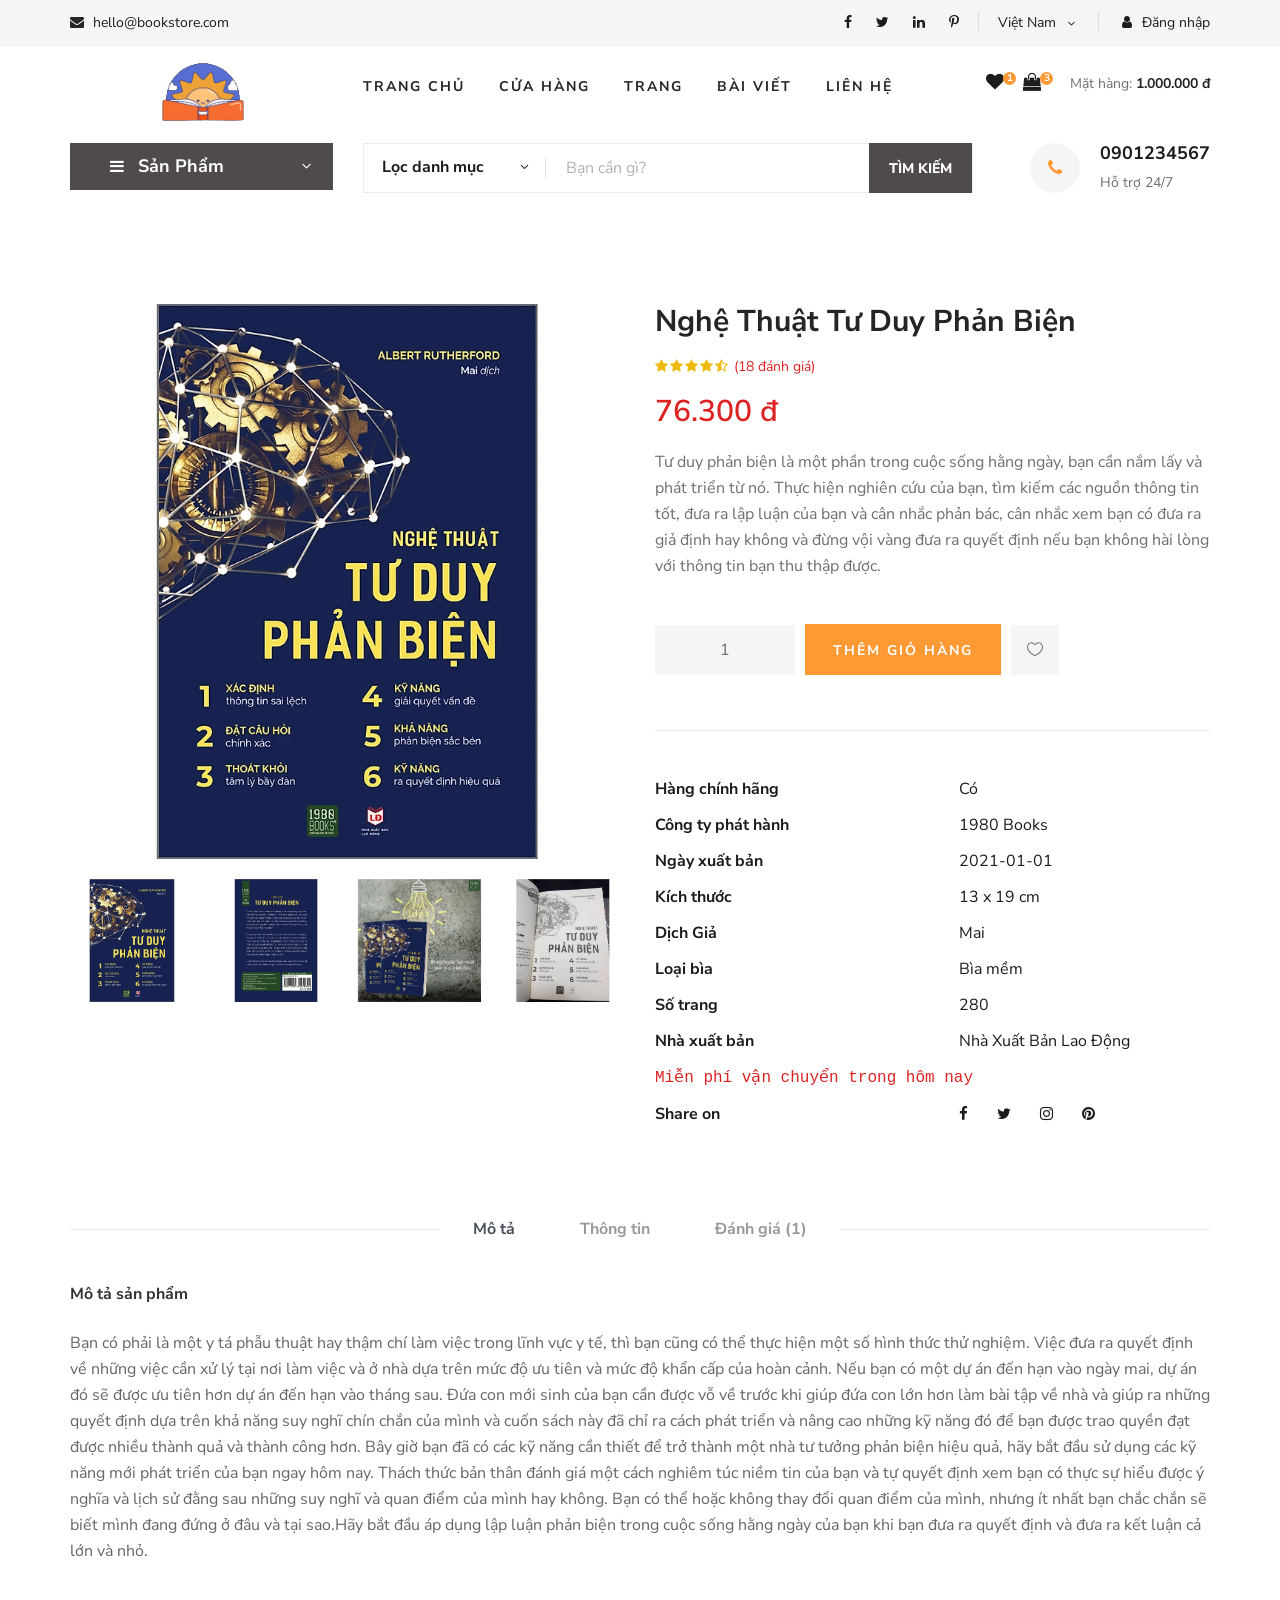
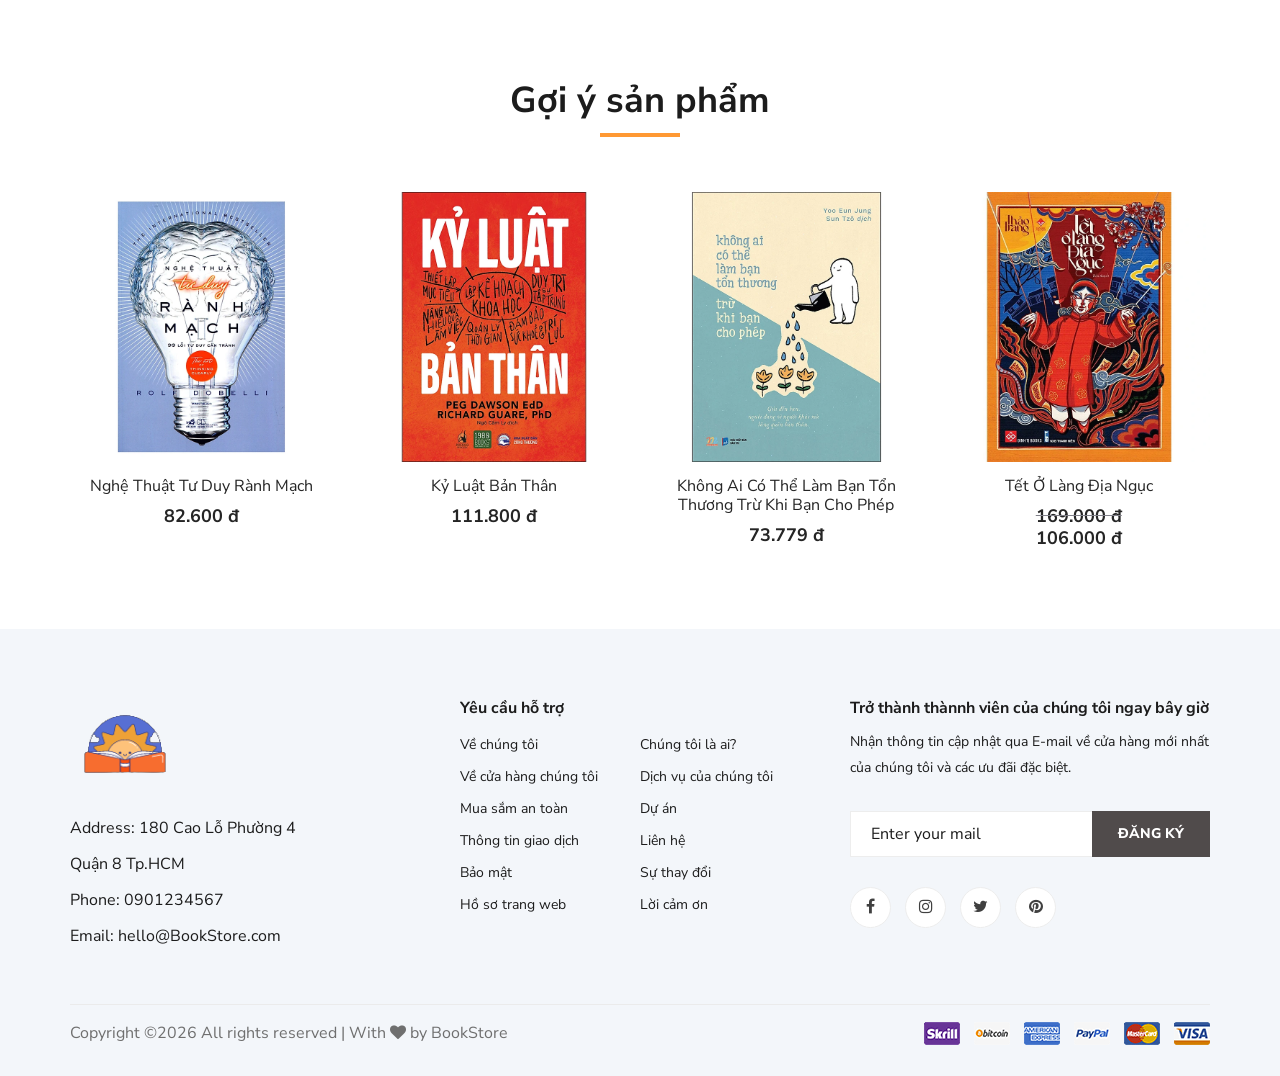
<file: labNMWEB/Lab08/Lab08/Vi_du_2/index.html>
<!DOCTYPE html>
<html lang="zxx">

<head>
    <meta charset="UTF-8">
    <meta name="description" content="Ogani Template">
    <meta name="keywords" content="Ogani, unica, creative, html">
    <meta name="viewport" content="width=device-width, initial-scale=1.0">
    <meta http-equiv="X-UA-Compatible" content="ie=edge">
    <title>Nice | BookStore</title>

    <!-- Google Font -->
    <link href="https://fonts.googleapis.com/css2?family=Nunito Sans:wght@200;300;400;600;900&display=swap" rel="stylesheet">

    <!-- Css Styles -->
    <link rel="stylesheet" href="css/bootstrap.min.css" type="text/css">
    <link rel="stylesheet" href="css/font-awesome.min.css" type="text/css">
    <link rel="stylesheet" href="css/elegant-icons.css" type="text/css">
    <link rel="stylesheet" href="css/nice-select.css" type="text/css">
    <link rel="stylesheet" href="css/jquery-ui.min.css" type="text/css">
    <link rel="stylesheet" href="css/owl.carousel.min.css" type="text/css">
    <link rel="stylesheet" href="css/slicknav.min.css" type="text/css">
    <link rel="stylesheet" href="css/style.css" type="text/css">

    <style>
        .product__details__pic__slider {
            position: relative;
            overflow: hidden;
        }

        .product__details__pic__slider img {
            display: none;
            width: 100%;
            height: auto;
        }

        .button__slide{
            text-align: center;
            padding-top: 10px;
        }
    </style>

    
</head>

<body>
    <!-- Page Preloder -->
    <div id="preloder">
        <div class="loader"></div>
    </div>

    <!-- Humberger Begin -->
    <div class="humberger__menu__overlay"></div>
    <div class="humberger__menu__wrapper">
        <div class="humberger__menu__logo">
            <a href="#"><img src="img/logo.png" alt=""></a>
        </div>
        <div class="humberger__menu__cart">
            <ul>
                <li><a href="#"><i class="fa fa-heart"></i> <span>1</span></a></li>
                <li><a href="#"><i class="fa fa-shopping-bag"></i> <span>3</span></a></li>
            </ul>
            <div class="header__cart__price">Mặt hàng: <span>1.000.000 đ</span></div>
        </div>
        <div class="humberger__menu__widget">
            <div class="header__top__right__language">
                <div>Việt Nam</div>
                <span class="arrow_carrot-down"></span>
                <ul>
                    <li><a href="#">Spanis</a></li>
                    <li><a href="#">English</a></li>
                </ul>
            </div>
            <div class="header__top__right__auth">
                <a href="#"><i class="fa fa-user"></i> Đăng nhập</a>
            </div>
        </div>
        <nav class="humberger__menu__nav mobile-menu">
            <ul>
                <li><a href="./index.html">Trang chủ</a></li>
                <li><a href="./shop-grid.html">Cửa hàng</a></li>
                <li><a href="#">Trang</a>
                    <ul class="header__menu__dropdown">
                        <li><a href="./shop-details.html">Cửa hàng chi tiết</a></li>
                        <li><a href="./shoping-cart.html">Giỏ hàng</a></li>
                        <li><a href="./checkout.html">Thủ tục thanh toán</a></li>
                        <li><a href="./blog-details.html">Chi tiết bài viết</a></li>
                    </ul>
                </li>
                <li><a href="./blog.html">Bài viết</a></li>
                <li><a href="./contact.html">Liên hệ</a></li>
            </ul>
        </nav>
        <div id="mobile-menu-wrap"></div>
        <div class="header__top__right__social">
            <a href="#"><i class="fa fa-facebook"></i></a>
            <a href="#"><i class="fa fa-twitter"></i></a>
            <a href="#"><i class="fa fa-linkedin"></i></a>
            <a href="#"><i class="fa fa-pinterest-p"></i></a>
        </div>
        <div class="humberger__menu__contact">
            <ul>
                <li><i class="fa fa-envelope"></i> hello@bookstore.com</li>
            </ul>
        </div>
    </div>
    <!-- Humberger End -->

    <!-- Header Section Begin -->
    <header class="header">
        <div class="header__top">
            <div class="container">
                <div class="row">
                    <div class="col-lg-6 col-md-6">
                        <div class="header__top__left">
                            <ul>
                                <li><i class="fa fa-envelope"></i> hello@bookstore.com</li>
                            </ul>
                        </div>
                    </div>
                    <div class="col-lg-6 col-md-6">
                        <div class="header__top__right">
                            <div class="header__top__right__social">
                                <a href="#"><i class="fa fa-facebook"></i></a>
                                <a href="#"><i class="fa fa-twitter"></i></a>
                                <a href="#"><i class="fa fa-linkedin"></i></a>
                                <a href="#"><i class="fa fa-pinterest-p"></i></a>
                            </div>
                            <div class="header__top__right__language">
                                <div>Việt Nam</div>
                                <span class="arrow_carrot-down"></span>
                                <ul>
                                    <li><a href="#">Spanis</a></li>
                                    <li><a href="#">English</a></li>
                                </ul>
                            </div>
                            <div class="header__top__right__auth">
                                <a href="#"><i class="fa fa-user"></i> Đăng nhập</a>
                            </div>
                        </div>
                    </div>
                </div>
            </div>
        </div>
        <div class="container">
            <div class="row">
                <div class="col-lg-3">
                    <div class="header__logo">
                        <a href="./index.html"><img src="img/logo.png" alt=""></a>
                    </div>
                </div>
                <div class="col-lg-6">
                    <nav class="header__menu">
                        <ul class="ul-menu">
                            <li><a href="./index.html">Trang chủ</a></li>
                            <li><a href="./shop-grid.html">Cửa hàng</a></li>
                            <li><a href="#">Trang</a>
                                <ul class="header__menu__dropdown">
                                    <li><a href="./shop-details.html">Cửa hàng chi tiết</a></li>
                                    <li><a href="./shoping-cart.html">Giỏ hàng</a></li>
                                    <li><a href="./checkout.html">Thủ tục thanh toán</a></li>
                                    <li><a href="./blog-details.html">Chi tiết bài viết</a></li>
                                </ul>
                            </li>
                            <li><a href="./blog.html">Bài viết</a></li>
                            <li><a href="./contact.html">Liên hệ</a></li>
                        </ul>
                    </nav>
                </div>
                <div class="col-lg-3">
                    <div class="header__cart">
                        <ul>
                            <li><a href="#"><i class="fa fa-heart"></i> <span>1</span></a></li>
                            <li><a href="#"><i class="fa fa-shopping-bag"></i> <span>3</span></a></li>
                        </ul>
                        <div class="header__cart__price">Mặt hàng: <span>1.000.000 đ</span></div>
                    </div>
                </div>
            </div>
            <div class="humberger__open">
                <i class="fa fa-bars"></i>
            </div>
        </div>
    </header>
    <!-- Header Section End -->

    <!-- Hero Section Begin -->
    <section class="hero hero-normal">
        <div class="container">
            <div class="row">
                <div class="col-lg-3">
                    <div class="hero__categories">
                        <div class="hero__categories__all">
                            <i class="fa fa-bars"></i>
                            <span>Sản Phẩm</span>
                        </div>
                        <ul>
                            <li><a href="#">Văn học</a></li>
                            <li><a href="#">Kinh tế</a></li>
                            <li><a href="#">Thiếu nhi</a></li>
                            <li><a href="#">Kĩ năng sống</a></li>
                            <li><a href="#">Giáo khoa</a></li>
                            <li><a href="#">Từ điển</a></li>
                            <li><a href="#">Lịch sử</a></li>
                            <li><a href="#">Y học</a></li>
                            <li><a href="#">Tạp chí</a></li>
                            <li><a href="#">Ngoại ngữ</a></li>
                            <li><a href="#">Giáo trình</a></li>
                        </ul>
                    </div>
                </div>
                <div class="col-lg-9">
                    <div class="hero__search">
                        <div class="hero__search__form">
                            <form action="#">
                                <div class="hero__search__categories">
                                    Lọc danh mục
                                    <span class="arrow_carrot-down"></span>
                                </div>
                                <input type="text" placeholder="Bạn cần gì?">
                                <button type="submit" class="site-btn">TÌM KIẾM</button>
                            </form>
                        </div>
                        <div class="hero__search__phone">
                            <div class="hero__search__phone__icon">
                                <i class="fa fa-phone"></i>
                            </div>
                            <div class="hero__search__phone__text">
                                <h5>0901234567</h5>
                                <span>Hỗ trợ 24/7 </span>
                            </div>
                        </div>
                    </div>
                </div>
            </div>
        </div>
    </section>
    <!-- Hero Section End -->

    <!-- Product Details Section Begin -->
    <section class="product-details spad">
        <div class="container">
            <div class="row">
                <div class="col-lg-6 col-md-6">
                    <div class="product__details__pic">
                        <div class="product__details__pic__item">
                            <img class="product__details__pic__item--large"
                                src="img/product/Book_2.jpg" alt="">
                        </div>
                        <div class="product__details__pic__slider owl-carousel">
                            <img data-imgbigurl="img/product/details/Book_2.jpg"
                                src="img/product/Book_2.jpg" alt="">
                            <img data-imgbigurl="img/product/details/Book_2_details_2.jpg"
                                src="img/product/details/Book_2_details_2.jpg" alt="">
                            <img data-imgbigurl="img/product/details/Book_2_details_1.jpg"
                                src="img/product/details/Book_2_details_1.jpg" alt="">
                            <img data-imgbigurl="img/product/details/Book_2_details_3.jpg"
                                src="img/product/details/Book_2_details_3.jpg" alt="">
                        </div>
                    </div>
                </div>
                <div class="col-lg-6 col-md-6">
                    <div class="product__details__text">
                        <h3>Nghệ Thuật Tư Duy Phản Biện</h3>
                        <div class="product__details__rating">
                            <i class="fa fa-star"></i>
                            <i class="fa fa-star"></i>
                            <i class="fa fa-star"></i>
                            <i class="fa fa-star"></i>
                            <i class="fa fa-star-half-o"></i>
                            <span>(18 đánh giá)</span>
                        </div>
                        <div class="product__details__price">76.300 đ</div>
                        <p>Tư duy phản biện là một phần trong cuộc sống hằng ngày, bạn cần nắm lấy và phát triển từ nó.
                             Thực hiện nghiên cứu của bạn, tìm kiếm các nguồn thông tin tốt, đưa ra lập luận của bạn và cân nhắc phản bác, 
                             cân nhắc xem bạn có đưa ra giả định hay không và đừng vội vàng đưa ra quyết định nếu bạn không hài lòng với 
                             thông tin bạn thu thập được.</p>
                        <div class="product__details__quantity">
                            <div class="quantity">
                                <div class="pro-qty">
                                    <input type="text" value="1">
                                </div>
                            </div>
                        </div>
                        <a href="#" class="primary-btn">Thêm giỏ hàng</a>
                        <a href="#" class="heart-icon"><span class="icon_heart_alt"></span></a>
                        <ul>
                            <li><b>Hàng chính hãng</b> <span>Có</span></li>
                            <li><b>Công ty phát hành</b> <span>1980 Books</span></li>
                            <li><b>Ngày xuất bản</b> <span>2021-01-01</span></li>
                            <li><b>Kích thước</b> <span>13 x 19 cm </span></li>
                            <li><b>Dịch Giả</b> <span>Mai</span></li>
                            <li><b>Loại bìa</b> <span>Bìa mềm</span></li>
                            <li><b>Số trang</b> <span>280</span></li>
                            <li><b>Nhà xuất bản</b> <span>Nhà Xuất Bản Lao Động</span></li>
                            <li><span><samp>Miễn phí vận chuyển trong hôm nay</samp></span></li>
                            <li><b>Share on</b>
                                <div class="share">
                                    <a href="#"><i class="fa fa-facebook"></i></a>
                                    <a href="#"><i class="fa fa-twitter"></i></a>
                                    <a href="#"><i class="fa fa-instagram"></i></a>
                                    <a href="#"><i class="fa fa-pinterest"></i></a>
                                </div>
                            </li>
                        </ul>
                    </div>
                </div>
                <div class="col-lg-12">
                    <div class="product__details__tab">
                        <ul class="nav nav-tabs" role="tablist">
                            <li class="nav-item">
                                <a class="nav-link active" data-toggle="tab" href="#tabs-1" role="tab"
                                    aria-selected="true">Mô tả</a>
                            </li>
                            <li class="nav-item">
                                <a class="nav-link" data-toggle="tab" href="#tabs-2" role="tab"
                                    aria-selected="false">Thông tin</a>
                            </li>
                            <li class="nav-item">
                                <a class="nav-link" data-toggle="tab" href="#tabs-3" role="tab"
                                    aria-selected="false">Đánh giá <span>(1)</span></a>
                            </li>
                        </ul>
                        <div class="tab-content">
                            <div class="tab-pane active" id="tabs-1" role="tabpanel">
                                <div class="product__details__tab__desc">
                                    <h6>Mô tả sản phẩm</h6>
                                    <p>Bạn có phải là một y tá phẫu thuật hay thậm chí làm việc trong lĩnh vực y tế, thì bạn cũng có thể thực hiện một số hình thức thử nghiệm. Việc đưa ra quyết định về những việc cần xử lý tại nơi làm việc và ở nhà dựa trên mức độ ưu tiên và mức độ khẩn cấp của hoàn cảnh.

                                        Nếu bạn có một dự án đến hạn vào ngày mai, dự án đó sẽ được ưu tiên hơn dự án đến hạn vào tháng sau.
                                         Đứa con mới sinh của bạn cần được vỗ về trước khi giúp đứa con lớn hơn làm bài tập về nhà và giúp ra những quyết định dựa trên 
                                         khả năng suy nghĩ chín chắn của mình và cuốn sách này đã chỉ ra cách phát triển và nâng cao những kỹ năng đó để bạn được trao
                                          quyền đạt được nhiều thành quả và thành công hơn. Bây giờ bạn đã có các kỹ năng cần thiết để trở thành một nhà tư tưởng phản
                                          biện hiệu quả, hãy bắt đầu sử dụng các kỹ năng mới phát triển của bạn ngay hôm nay. Thách thức bản thân đánh giá một cách nghiêm
                                           túc niềm tin của bạn và tự quyết định xem bạn có thực sự hiểu được ý nghĩa và lịch sử đằng sau những suy nghĩ và quan điểm của
                                           mình hay không. Bạn có thể hoặc không thay đổi quan điểm của mình, nhưng ít nhất bạn chắc chắn sẽ biết mình đang đứng ở đâu và
                                         tại sao.Hãy bắt đầu áp dụng lập luận phản biện trong cuộc sống hằng ngày của bạn khi bạn đưa ra quyết định và đưa ra kết luận cả lớn và nhỏ.</p>
                                </div>
                            </div>
                            <div class="tab-pane" id="tabs-2" role="tabpanel">
                                <div class="product__details__tab__desc">
                                    <h6>Thông tin sản phẩm</h6>
                                        Về sản phẩm: (39 tích cực, 2 tiêu cực)
                                        <li>
                                            Hầu hết người mua hài lòng với chất lượng sách, đánh giá sách là hay, hữu ích và đáng mua.
                                        </li>
                                        <li>
                                            Một số nhận xét cho biết sách có nội dung tốt, đẹp, in rõ và dễ mang đi.
                                        </li>
                                        <li>
                                            Tuy nhiên, có một số ý kiến cho rằng sách có lối viết đơn giản, không phù hợp với người đã qua công việc kinh doanh.
                                        </li>
                                        Về dịch vụ: (32 tích cực, 2 tiêu cực)
                                        <li>
                                            Đa số khách hàng hài lòng với giao hàng nhanh, đóng gói cẩn thận và dịch vụ hỗ trợ sau bán hàng.
                                        </li>
                                        <li>
                                            Một số nhận xét cho biết nhân viên giao hàng nhiệt tình, vui vẻ và dịch vụ TikiNow được đánh giá tích cực.
                                        </li>
                                        <li>
                                            Tuy nhiên, có một số ý kiến cho rằng khâu đóng gói cẩu thả và có sách bị cong và mòn.
                                        </li>
                                </div>
                            </div>
                            <div class="tab-pane" id="tabs-3" role="tabpanel">
                                <div class="product__details__tab__desc">
                                    <h6>Đánh giá sản phẩm </h6>
                                    <p>Hãy nghĩ đến coi tư duy phản biện như một cơ hội để tương tác với những người khác và tìm hiểu quan điểm của họ. 
                                        Đánh giá những gì người khác nói và xem xét các nguồn thông tin để quyết định xem chúng có xứng đáng hay không.
                                         “Nghệ thuật tư duy phản biện” là một tài liệu tuyệt vời giúp bạn học được những kỹ năng đó và bạn có thể tham khảo lại khi cần.
                                         Hãy nhớ rằng, hơn bất cứ điều gì, hãy rèn luyện kỹ năng tư duy phản biện của bạn, và bạn không bao giờ có thể sai lầm.</p>
                                </div>
                            </div>
                        </div>
                    </div>
                </div>
            </div>
        </div>
    </section>
    <!-- Product Details Section End -->

    <!-- Related Product Section Begin -->
    <section class="related-product">
        <div class="container">
            <div class="row">
                <div class="col-lg-12">
                    <div class="section-title related__product__title">
                        <h2>Gợi ý sản phẩm</h2>
                    </div>
                </div>
            </div>
            <div class="row">
                <div class="col-lg-3 col-md-4 col-sm-6">
                    <div class="product__item">
                        <div class="product__item__pic set-bg" data-setbg="img/product/Book_1.webp">
                            <ul class="product__item__pic__hover">
                                <li><a href="#"><i class="fa fa-heart"></i></a></li>
                                <li><a href="#"><i class="fa fa-retweet"></i></a></li>
                                <li><a href="#"><i class="fa fa-shopping-cart"></i></a></li>
                            </ul>
                        </div>
                        <div class="product__item__text">
                            <h6><a href="#">Nghệ Thuật Tư Duy Rành Mạch</a></h6>
                            <h5>82.600 đ</h5>
                        </div>
                    </div>
                </div>
                <div class="col-lg-3 col-md-4 col-sm-6">
                    <div class="product__item">
                        <div class="product__item__pic set-bg" data-setbg="img/product/Book-3.png">
                            <ul class="product__item__pic__hover">
                                <li><a href="#"><i class="fa fa-heart"></i></a></li>
                                <li><a href="#"><i class="fa fa-retweet"></i></a></li>
                                <li><a href="#"><i class="fa fa-shopping-cart"></i></a></li>
                            </ul>
                        </div>
                        <div class="product__item__text">
                            <h6><a href="#">Kỷ Luật Bản Thân</a></h6>
                            <h5>111.800 đ</h5>
                        </div>
                    </div>
                </div>
                <div class="col-lg-3 col-md-4 col-sm-6">
                    <div class="product__item">
                        <div class="product__item__pic set-bg" data-setbg="img/product/Book_4.jpg">
                            <ul class="product__item__pic__hover">
                                <li><a href="#"><i class="fa fa-heart"></i></a></li>
                                <li><a href="#"><i class="fa fa-retweet"></i></a></li>
                                <li><a href="#"><i class="fa fa-shopping-cart"></i></a></li>
                            </ul>
                        </div>
                        <div class="product__item__text">
                            <h6><a href="#">Không Ai Có Thể Làm Bạn Tổn Thương Trừ Khi Bạn Cho Phép</a></h6>
                            <h5>73.779 đ</h5>
                        </div>
                    </div>
                </div>
                <div class="col-lg-3 col-md-4 col-sm-6">
                    <div class="product__item">
                        <div class="product__item__pic set-bg" data-setbg="img/product/Book_5.jpg">
                            <ul class="product__item__pic__hover">
                                <li><a href="#"><i class="fa fa-heart"></i></a></li>
                                <li><a href="#"><i class="fa fa-retweet"></i></a></li>
                                <li><a href="#"><i class="fa fa-shopping-cart"></i></a></li>
                            </ul>
                        </div>
                        <div class="product__item__text">
                            <h6><a href="#">Tết Ở Làng Địa Ngục</a></h6>
                            <div class="text__sale">
                                <h5 >169.000 đ</h5>
                            </div>
                            <h5 class="text__price">106.000 đ</h5>
                        </div>
                    </div>
                </div>
            </div>
        </div>
    </section>
    <!-- Related Product Section End -->

    <!-- Footer Section Begin -->
    <footer class="footer spad">
        <div class="container">
            <div class="row">
                <div class="col-lg-3 col-md-6 col-sm-6">
                    <div class="footer__about">
                        <div class="footer__about__logo">
                            <a href="./index.html"><img src="img/logo.png" alt=""></a>
                        </div>
                        <ul>
                            <li>Address: 180 Cao Lỗ Phường 4 Quận 8 Tp.HCM</li>
                            <li>Phone: 0901234567</li>
                            <li>Email: hello@BookStore.com</li>
                        </ul>
                    </div>
                </div>
                <div class="col-lg-4 col-md-6 col-sm-6 offset-lg-1">
                    <div class="footer__widget">
                        <h6>
                            Yêu cầu hỗ trợ</h6>
                        <ul>
                            <li><a href="#">Về chúng tôi</a></li>
                            <li><a href="#">Về cửa hàng chúng tôi</a></li>
                            <li><a href="#">Mua sắm an toàn</a></li>
                            <li><a href="#">Thông tin giao dịch</a></li>
                            <li><a href="#">Bảo mật</a></li>
                            <li><a href="#">Hồ sơ trang web</a></li>
                        </ul>
                        <ul>
                            <li><a href="#">Chúng tôi là ai?</a></li>
                            <li><a href="#">Dịch vụ của chúng tôi</a></li>
                            <li><a href="#">Dự án</a></li>
                            <li><a href="#">Liên hệ</a></li>
                            <li><a href="#">Sự thay đổi</a></li>
                            <li><a href="#">Lời cảm ơn</a></li>
                        </ul>
                    </div>
                </div>
                <div class="col-lg-4 col-md-12">
                    <div class="footer__widget">
                        <h6>Trở thành thànnh viên của chúng tôi ngay bây giờ</h6>
                        <p>Nhận thông tin cập nhật qua E-mail về cửa hàng mới nhất của chúng tôi và các ưu đãi đặc biệt.</p>
                        <form action="#">
                            <input type="text" placeholder="Enter your mail">
                            <button type="submit" class="site-btn">Đăng ký</button>
                        </form>
                        <div class="footer__widget__social">
                            <a href="#"><i class="fa fa-facebook"></i></a>
                            <a href="#"><i class="fa fa-instagram"></i></a>
                            <a href="#"><i class="fa fa-twitter"></i></a>
                            <a href="#"><i class="fa fa-pinterest"></i></a>
                        </div>
                    </div>
                </div>
            </div>
            <div class="row">
                <div class="col-lg-12">
                    <div class="footer__copyright">
                        <div class="footer__copyright__text"><p>
  Copyright &copy;<script>document.write(new Date().getFullYear());</script> All rights reserved | With <i class="fa fa-heart" aria-hidden="true"></i> by BookStore</a>
  </p></div>
                        <div class="footer__copyright__payment"><img src="img/payment-item.png" alt=""></div>
                    </div>
                </div>
            </div>
        </div>
    </footer>
    <!-- Footer Section End -->

    <!-- Js Plugins -->
    <script src="js/jquery-3.3.1.min.js"></script>
    <script src="js/bootstrap.min.js"></script>
    <script src="js/jquery.nice-select.min.js"></script>
    <script src="js/jquery-ui.min.js"></script>
    <script src="js/jquery.slicknav.js"></script>
    <script src="js/mixitup.min.js"></script>
    <script src="js/owl.carousel.min.js"></script>
    <script src="js/main.js"></script>
</body>

</html>
</file>
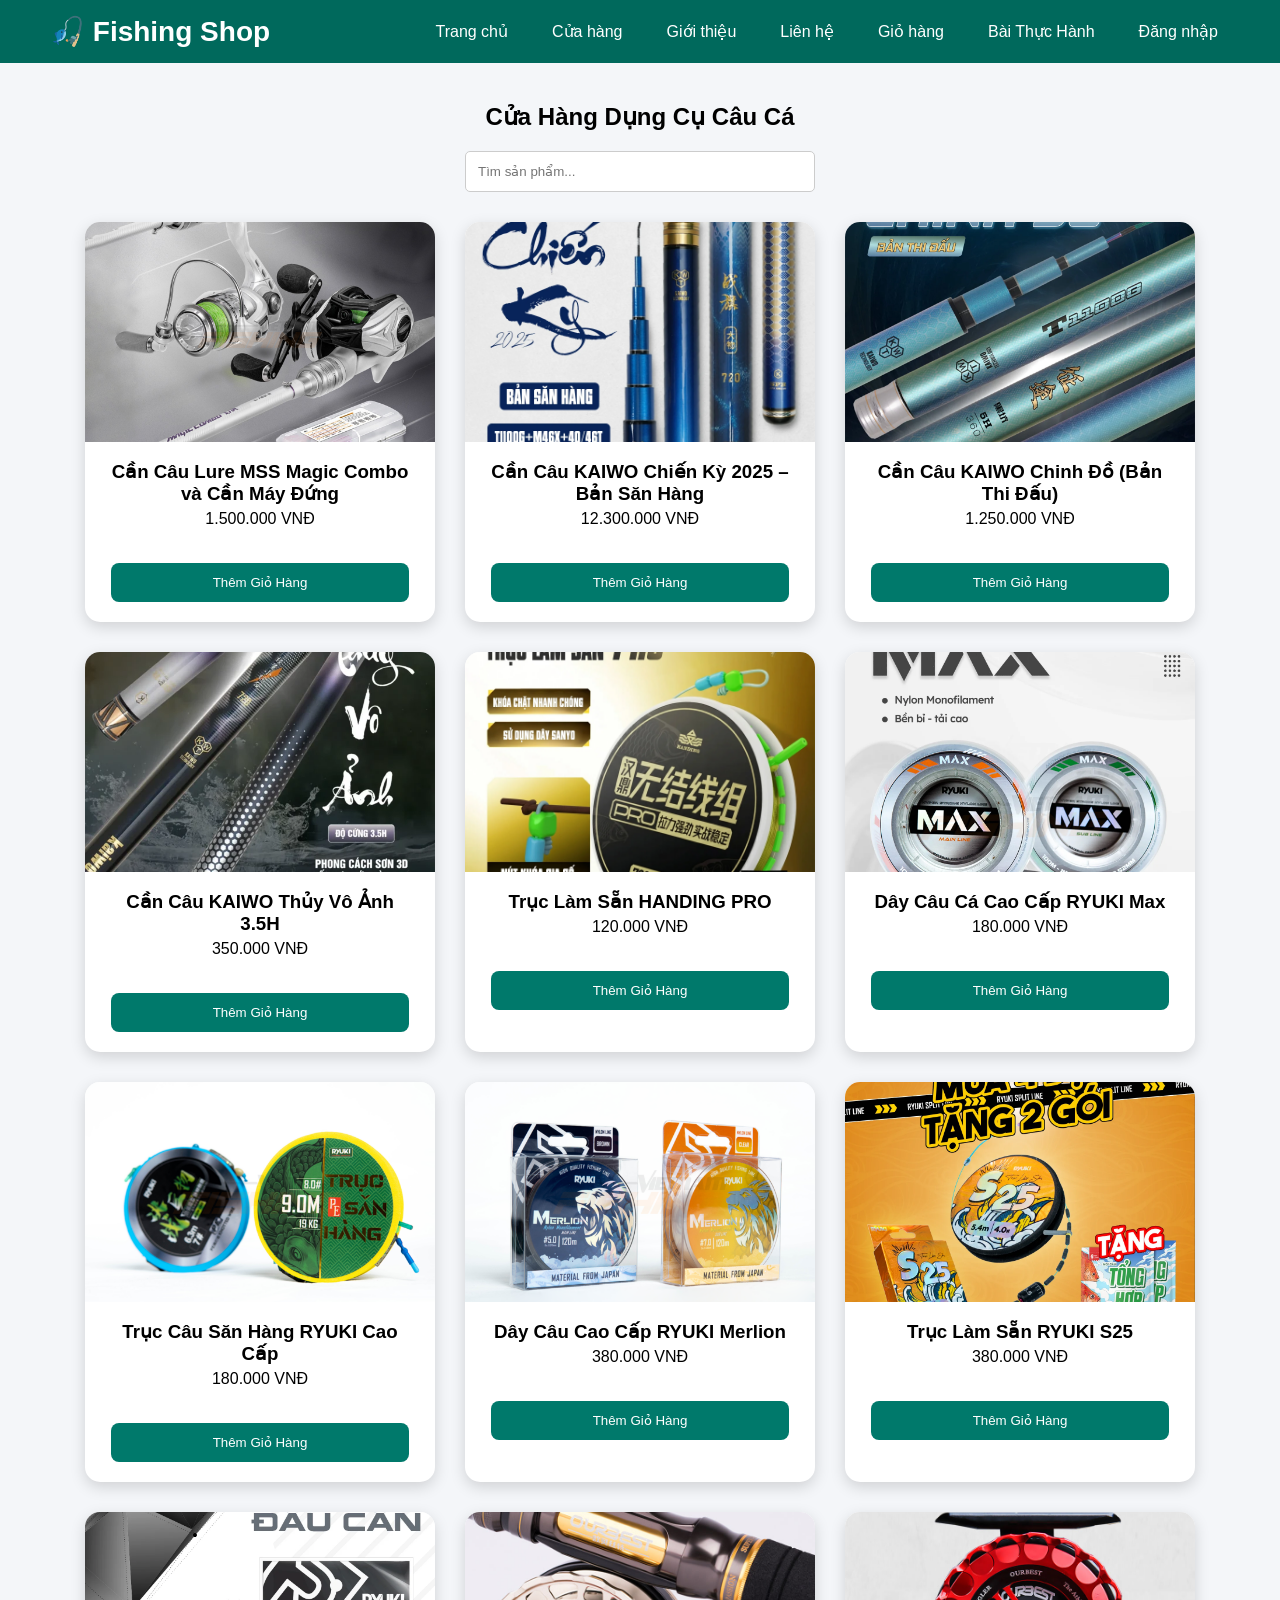
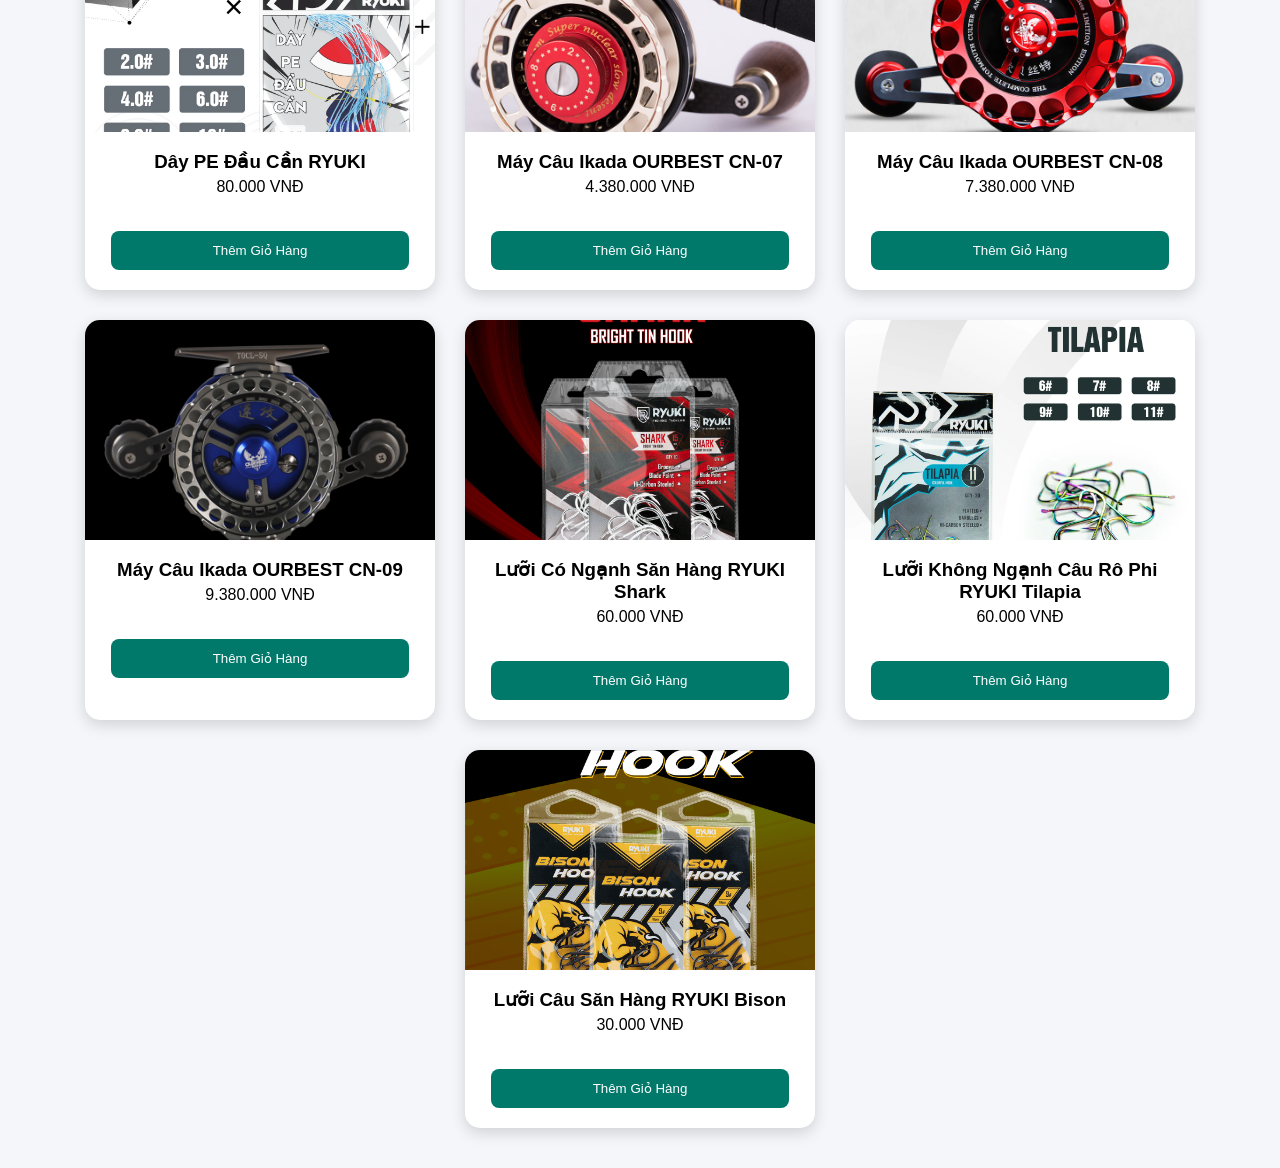
<file: cuahang.html>
<!DOCTYPE html>
<html lang="vi">
<head>
    <meta charset="UTF-8">
    <meta name="viewport" content="width=device-width, initial-scale=1.0">
    <title>Cửa Hàng</title>
    <link rel="stylesheet" href="css/style.css">
</head>
<body>

<header>
    <nav>
        <div class="logo">🎣 Fishing Shop</div>

        <ul>
            <li><a href="index.html">Trang chủ</a></li>
            <li><a href="cuahang.html">Cửa hàng</a></li>
            <li><a href="gioithieu.html">Giới thiệu</a></li>
            <li><a href="lienhe.html">Liên hệ</a></li>
            <li><a href="giohang.html">Giỏ hàng</a></li>
            <li><a href="labthuchanh.html">Bài Thực Hành</a></li>
            <li><a href="dangnhap.html">Đăng nhập</a></li>
        </ul>
    </nav>
</header>

<section class="shop">

    <h1>Cửa Hàng Dụng Cụ Câu Cá</h1>

   <input
    type="text"
    id="searchInput"
    placeholder="Tìm sản phẩm..."
    onkeyup="searchProduct()">

    <div class="product-container">

        <div class="card product">
        <img src="images/cancaulure.png">
        <h3>Cần Câu Lure MSS Magic Combo và Cần Máy Đứng</h3>
        <p>1.500.000 VNĐ</p>
        <button onclick="addToCart('Cần Câu Lure MSS Magic Combo và Cần Máy Đứng',1500000)">
            Thêm Giỏ Hàng
        </button>
        </div>

        <div class="card product">
            <img src="images/cancaukaiwo.webp">
            <h3>Cần Câu KAIWO Chiến Kỳ 2025 – Bản Săn Hàng</h3>
            <p>12.300.000 VNĐ</p>
            <button onclick="addToCart('Cần Câu KAIWO Chiến Kỳ 2025 – Bản Săn Hàng',12300000)">
                Thêm Giỏ Hàng
            </button>
        </div>

        <div class="card product">
            <img src="images/canchinhdo.webp">
            <h3>Cần Câu KAIWO Chinh Đồ (Bản Thi Đấu)</h3>
            <p>1.250.000 VNĐ</p>
            <button onclick="addToCart('Cần Câu KAIWO Chinh Đồ (Bản Thi Đấu)',1250000)">
                Thêm Giỏ Hàng
            </button>
        </div>

        <div class="card product">
            <img src="images/cancautva.webp">
            <h3>Cần Câu KAIWO Thủy Vô Ảnh 3.5H</h3>
            <p>350.000 VNĐ</p>
            <button onclick="addToCart('Cần Câu KAIWO Thủy Vô Ảnh 3.5H',350000)">
                Thêm Giỏ Hàng
            </button>
        </div>

        <div class="card product">
            <img src="images/truc.webp">
            <h3>Trục Làm Sẵn HANDING PRO</h3>
            <p>120.000 VNĐ</p>
            <button onclick="addToCart('Trục Làm Sẵn HANDING PRO',120000)">
                Thêm Giỏ Hàng
            </button>
        </div>

        <div class="card product">
            <img src="images/truc2.webp">
            <h3>Dây Câu Cá Cao Cấp RYUKI Max</h3>
            <p>180.000 VNĐ</p>
            <button onclick="addToCart('Dây Câu Cá Cao Cấp RYUKI Max',180000)">
                Thêm Giỏ Hàng
            </button>
        </div>
        <div class="card product">
            <img src="images/truc3.png">
            <h3>Trục Câu Săn Hàng RYUKI Cao Cấp</h3>
            <p>180.000 VNĐ</p>
            <button onclick="addToCart('Trục Câu Săn Hàng RYUKI Cao Cấp',180000)">
                Thêm Giỏ Hàng
            </button>
        </div>
         <div class="card product">
            <img src="images/dcc.png">
            <h3>Dây Câu Cao Cấp RYUKI Merlion</h3>
            <p>380.000 VNĐ</p>
            <button onclick="addToCart('Dây Câu Cao Cấp RYUKI Merlion',380000)">
                Thêm Giỏ Hàng
            </button>
        </div>
        <div class="card product">
            <img src="images/truc4.webp">
            <h3>Trục Làm Sẵn RYUKI S25</h3>
            <p>380.000 VNĐ</p>
            <button onclick="addToCart('Trục Làm Sẵn RYUKI S25',380000)">
                Thêm Giỏ Hàng
            </button>
        </div>
        <div class="card product">
            <img src="images/day.webp">
            <h3>Dây PE Đầu Cần RYUKI</h3>
            <p>80.000 VNĐ</p>
            <button onclick="addToCart('Dây PE Đầu Cần RYUKI',80000)">
                Thêm Giỏ Hàng
            </button>
        </div>
        <div class="card product">
            <img src="images/maycau1.jpg">
            <h3>Máy Câu Ikada OURBEST CN-07</h3>
            <p>4.380.000 VNĐ</p>
            <button onclick="addToCart('Máy Câu Ikada OURBEST CN-07',4380000)">
                Thêm Giỏ Hàng
            </button>
        </div>
        <div class="card product">
            <img src="images/maycau2.jpg">
            <h3>Máy Câu Ikada OURBEST CN-08</h3>
            <p>7.380.000 VNĐ</p>
            <button onclick="addToCart('Máy Câu Ikada OURBEST CN-08',7380000)">
                Thêm Giỏ Hàng
            </button>
        </div>
        <div class="card product">
            <img src="images/maycau3.jpg">
            <h3>Máy Câu Ikada OURBEST CN-09</h3>
            <p>9.380.000 VNĐ</p>
            <button onclick="addToCart('Máy Câu Ikada OURBEST CN-09',9380000)">
                Thêm Giỏ Hàng
            </button>
        </div>
        <div class="card product">
            <img src="images/l1.png">
            <h3>Lưỡi Có Ngạnh Săn Hàng RYUKI Shark</h3>
            <p>60.000 VNĐ</p>
            <button onclick="addToCart('Lưỡi Có Ngạnh Săn Hàng RYUKI Shark',60000)">
                Thêm Giỏ Hàng
            </button>
        </div>
        <div class="card product">
            <img src="images/l2.webp">
            <h3>Lưỡi Không Ngạnh Câu Rô Phi RYUKI Tilapia</h3>
            <p>60.000 VNĐ</p>
            <button onclick="addToCart('Lưỡi Không Ngạnh Câu Rô Phi RYUKI Tilapia',60000)">
                Thêm Giỏ Hàng
            </button>
        </div>
        <div class="card product">
            <img src="images/l3.png">
            <h3>Lưỡi Câu Săn Hàng RYUKI Bison</h3>
            <p>30.000 VNĐ</p>
            <button onclick="addToCart('Lưỡi Câu Săn Hàng RYUKI Bison',30000)">
                Thêm Giỏ Hàng
            </button>
        </div>

        
        

    </div>

</section>
<div id="toast" class="toast">
    ✅ Đã thêm vào giỏ hàng!
</div>
<script src="js/main.js"></script>

</body>
</html>
</file>
<file: css/style.css>
*{
margin:0;
padding:0;
box-sizing:border-box;
font-family:Arial, sans-serif;
}

body{
background:#f5f5f5;
}

/* ================= MENU ================= */

nav{
background:#00695c;
display:flex;
justify-content:space-between;
align-items:center;
padding:15px 50px;
}

.logo{
color:white;
font-size:28px;
font-weight:bold;
}

nav ul{
    display:flex;
    list-style:none;
}

nav ul li{
    margin-left:20px;
}

nav ul li a{
    color:white;
    text-decoration:none;
    transition:0.3s;
    padding:8px 12px;
    border-radius:5px;
}

nav ul li a:hover{
    color:#ffd54f;
    background:rgba(255,255,255,0.1);
}

/* ================= BANNER ================= */

.banner{
    height:450px;
    position:relative;
    overflow:hidden;
}

.slide{
    position:absolute;
    top:0;
    left:0;

    width:100%;
    height:100%;

    display:none;
    flex-direction:column;
    justify-content:center;
    align-items:center;

    text-align:center;

    color:white;

    background-size:cover;
    background-position:center;
    background-repeat:no-repeat;
}
.features{
    display:flex;
    justify-content:space-around;
    gap:20px;

    padding:50px 20px;

    background:white;

    position:relative;
    z-index:10;
}

.slide.active{
    display:flex;
}

.slide1{
    background:
    linear-gradient(
    rgba(0,0,0,.6),
    rgba(0,0,0,.6)
    ),
    url("../images/cancau.jpg");

    background-size: cover !important;
    background-position: center !important;
    background-repeat: no-repeat !important;
}

.slide2{
       background:
    linear-gradient(
    rgba(0,0,0,.6),
    rgba(0,0,0,.6)
    ),
    url("../images/calon.jpg");

    background-size: cover !important;
    background-position: center !important;
    background-repeat: no-repeat !important;
}

.slide3{
    background:
    linear-gradient(
    rgba(0,0,0,.6),
    rgba(0,0,0,.6)
    ),
    url("../images/hocauu.jpg");

    background-size: cover !important;
    background-position: center !important;
    background-repeat: no-repeat !important;
}

.slide h1{
    font-size:clamp(36px,5vw,60px);
    font-weight:bold;
    margin-bottom:20px;
    text-shadow:3px 3px 15px rgba(0,0,0,.5);

    max-width:90%;
    line-height:1.2;

    text-align:center;
}

.slide p{
    font-size:24px;
    max-width:800px;

    text-align:center;
    margin:0 auto;
}

.btn{
    display:inline-block;
    background:#ff9800;
    color:white;
    text-decoration:none;

    padding:15px 35px;
    border-radius:30px;

    font-size:20px;
    font-weight:bold;

    margin-top:20px;
    transition:0.3s;
}

.btn:hover{
    background:#f57c00;
    transform:scale(1.05);
}

/* ================= SẢN PHẨM ================= */

.products{
padding:50px;
}

.products h2{
text-align:center;
margin-bottom:30px;
}

.product-container{
display:flex;
justify-content:center;
gap:30px;
flex-wrap:wrap;
}

.card{
width:300px;
background:white;
border-radius:10px;
overflow:hidden;
box-shadow:0 0 15px rgba(0,0,0,.2);
transition:.3s;
}

.card:hover{
transform:translateY(-10px);
}

.card img{
width:100%;
}

.card h3{
padding:15px;
}

.card p{
padding:0 15px 15px;
}

.card button{
margin:15px;
padding:10px 20px;
background:#00695c;
color:white;
border:none;
border-radius:5px;
cursor:pointer;
transition:.3s;
}

.card button:hover{
background:#004d40;
transform:scale(1.05);
}

/* ================= CỬA HÀNG ================= */

.shop{
padding:40px;
text-align:center;
}

.shop h1{
margin-bottom:20px;
}

#searchInput{
width:350px;
padding:12px;
margin-bottom:30px;
border:1px solid #ccc;
border-radius:5px;
}

/* ================= GIỎ HÀNG ================= */

.cart-section{
padding:40px;
text-align:center;
}

.cart-item{
background:white;
width:400px;
margin:15px auto;
padding:15px;
border-radius:10px;
box-shadow:0 0 10px rgba(0,0,0,.2);
}

.cart-item h3{
margin-bottom:10px;
}
.cart-buttons{
    margin-top:20px;
}

.cart-buttons button{
    padding:12px 25px;
    margin:10px;

    border:none;
    border-radius:8px;

    cursor:pointer;

    font-size:16px;
}

.checkout-btn{
    background:#28a745;
    color:white;
}

.checkout-btn:hover{
    background:#218838;
}

.customer-info{
    width:400px;
    margin:40px auto;

    background:white;
    padding:25px;

    border-radius:12px;

    box-shadow:0 0 10px rgba(0,0,0,.2);
}

.customer-info h3{
    margin-bottom:20px;
}

.customer-info input{
    width:100%;
    padding:12px;
    margin-bottom:15px;

    border:1px solid #ccc;
    border-radius:6px;

    box-sizing:border-box;
}

/* ================= TOAST ================= */

.toast{
position:fixed;
top:20px;
right:20px;
background:#28a745;
color:white;
padding:15px 25px;
border-radius:8px;
font-weight:bold;
opacity:0;
visibility:hidden;
transition:.4s;
z-index:9999;
}

.toast.show{
opacity:1;
visibility:visible;
}

/* ================= ĐĂNG NHẬP ================= */

.login-box{
width:500px;
margin:60px auto;
background:white;
padding:40px;
border-radius:20px;
box-shadow:0 10px 25px rgba(0,0,0,.15);
}

.login-box h1,
.login-box h2{
text-align:center;
margin-bottom:20px;
}

.login-box input{
width:100%;
padding:14px;
margin-bottom:15px;
border:1px solid #ccc;
border-radius:10px;
font-size:16px;
}

.login-option{
display:flex;
justify-content:space-between;
align-items:center;
margin:15px 0 20px;
}

.remember-me{
display:flex;
align-items:center;
gap:8px;
font-size:16px;
}

.remember-me input{
width:18px;
height:18px;
margin:0;
}

.login-option a{
color:#00695c;
text-decoration:none;
font-weight:bold;
}

.login-option a:hover{
text-decoration:underline;
}

.login-box button{
width:100%;
padding:15px;
background:#00695c;
color:white;
border:none;
border-radius:10px;
font-size:20px;
font-weight:bold;
cursor:pointer;
transition:.3s;
}

.login-box button:hover{
background:#004d40;
transform:scale(1.02);
}

.register-link{
text-align:center;
margin-top:20px;
}

.register-link a{
color:#00695c;
text-decoration:none;
font-weight:bold;
}

.register-link a:hover{
text-decoration:underline;
}

/* ================= KHÁCH MỚI ================= */

.choice-box{
width:500px;
margin:80px auto;
background:white;
padding:40px;
text-align:center;
border-radius:20px;
box-shadow:0 10px 25px rgba(0,0,0,.15);
}

.choice-box p{
margin:20px 0;
}

.choice-box button{
margin:10px;
padding:15px 25px;
}


/* ================= GIỚI THIỆU ================= */

.about{
width:90%;
max-width:1200px;
margin:40px auto;
}

.about-header{
background:linear-gradient(135deg,#00695c,#009688);
color:white;
text-align:center;
padding:60px 20px;
border-radius:15px;
margin-bottom:30px;
}

.about-header h1{
font-size:50px;
margin-bottom:15px;
}

.about-header p{
font-size:22px;
}

.about-box{
background:white;
padding:30px;
margin-bottom:25px;
border-radius:15px;
box-shadow:0 5px 15px rgba(0,0,0,.1);
}

.about-box h2{
color:#00695c;
margin-bottom:15px;
}

.about-box p{
line-height:1.8;
text-align:justify;
}

.about-box ul{
margin-left:25px;
line-height:2;
}

.about-box li{
margin-bottom:8px;
}

/* ================= TRANG CHỦ ================= */

.features{
display:flex;
justify-content:center;
gap:25px;
padding:50px;
flex-wrap:wrap;
}

.feature-box{
width:300px;
background:white;
padding:25px;
border-radius:12px;
text-align:center;
box-shadow:0 5px 15px rgba(0,0,0,.1);
transition:.3s;
}

.feature-box:hover{
transform:translateY(-10px);
}

.feature-box h3{
color:#00695c;
margin-bottom:10px;
}

.stats{
display:flex;
justify-content:center;
gap:40px;
padding:50px;
background:#00695c;
color:white;
flex-wrap:wrap;
}

.stat-box{
text-align:center;
}

.stat-box h2{
font-size:40px;
}

.about-home{
width:85%;
margin:50px auto;
background:white;
padding:35px;
border-radius:15px;
box-shadow:0 5px 15px rgba(0,0,0,.1);
}

.about-home h2{
color:#00695c;
margin-bottom:15px;
}

.about-home p{
line-height:1.8;
margin-bottom:10px;
}

/* ================= FOOTER ================= */

footer{
background:#00695c;
color:white;
text-align:center;
padding:20px;
margin-top:50px;
}

/* ================= ANIMATION ================= */

@keyframes slideDown{
from{
opacity:0;
transform:translateY(-80px);
}
to{
opacity:1;
transform:translateY(0);
}
}

@keyframes fadeIn{
from{
opacity:0;
}
to{
opacity:1;
}
}

@keyframes zoomIn{
from{
opacity:0;
transform:scale(0.5);
}
to{
opacity:1;
transform:scale(1);
}
}
.contact-container{
width:90%;
margin:40px auto;
display:flex;
gap:30px;
flex-wrap:wrap;
}

.contact-info,
.contact-form{
flex:1;
min-width:350px;
background:white;
padding:30px;
border-radius:15px;
box-shadow:0 5px 15px rgba(0,0,0,.1);
}

.contact-info h2,
.contact-form h2{
color:#00695c;
margin-bottom:20px;
}

.contact-info p{
margin-bottom:15px;
font-size:18px;
}

.contact-form input,
.contact-form textarea{
width:100%;
padding:12px;
margin-bottom:15px;
border:1px solid #ccc;
border-radius:8px;
}

.contact-form textarea{
height:150px;
resize:none;
}

.contact-form button{
width:100%;
padding:12px;
background:#00695c;
color:white;
border:none;
border-radius:8px;
cursor:pointer;
transition:.3s;
}

.contact-form button:hover{
background:#004d40;
transform:scale(1.02);
}
.register-link{
    text-align:center;
    margin-top:20px;
}

.register-link a{
    color:#00695c;
    text-decoration:none;
    font-weight:bold;
}

.register-link a:hover{
    text-decoration:underline;
}

.products{
    padding:70px 20px;
    background:#f5f5f5;
}

.products h2{
    text-align:center;
    font-size:42px;
    margin-bottom:40px;
}

.product-container{
    display:flex;
    justify-content:center;
    gap:30px;
    flex-wrap:wrap;
}

.card{
    width:350px;
    background:white;
    border-radius:15px;
    overflow:hidden;
    position:relative;

    box-shadow:0 5px 15px rgba(0,0,0,.15);

    transition:.3s;
}

.card:hover{
    transform:translateY(-10px);
    box-shadow:0 15px 30px rgba(0,0,0,.25);
}

.card img{
    width:100%;
    height:220px;
    object-fit:cover;
}

.card h3{
    padding:15px 20px 5px;
}

.price{
    color:#e53935;
    font-size:28px;
    font-weight:bold;
    padding:0 20px;
}

.card button{
    width:85%;
    margin:20px auto;
    display:block;

    padding:12px;

    border:none;
    border-radius:8px;

    background:#00796b;
    color:white;

    cursor:pointer;
}

.card button:hover{
    background:#005f56;
}

.hot{
    position:absolute;
    top:10px;
    left:10px;

    background:red;
    color:white;

    padding:5px 10px;
    border-radius:20px;

    font-size:12px;
    font-weight:bold;
}
.back-home{
    text-align:center;
    margin:30px 0;
}

.back-home a{
    background:#00796b;
    color:white;
    padding:12px 25px;
    text-decoration:none;
    border-radius:8px;
    font-weight:bold;
}

.back-home a:hover{
    background:#009688;
}
body{
    background:#f4f6f9;
    font-family:Arial, sans-serif;
}
*
{
    margin:0;
    padding:0;
    box-sizing:border-box;
}

body{
    background:#f4f6f9;
}

.container{
    width:90%;
    max-width:1200px;
    margin:30px auto;
}

.header{
    background:linear-gradient(135deg,#00796b,#009688);
    color:white;
    text-align:center;
    padding:40px 20px;
    box-shadow:0 3px 10px rgba(0,0,0,.15);
}

.header h1{
    font-size:40px;
    margin-bottom:10px;
}

.header p{
    font-size:18px;
    opacity:.9;
}

.lab-menu{
    display:flex;
    justify-content:center;
    flex-wrap:wrap;
    gap:12px;
    margin:30px 0;
}

.lab-menu button{
    padding:12px 22px;
    border:none;
    border-radius:30px;
    background:#00796b;
    color:white;
    font-size:16px;
    font-weight:bold;
    cursor:pointer;
    transition:.3s;
}

.lab-menu button:hover{
    background:#009688;
    transform:translateY(-3px);
}

.lab-content{
    display:none;
    justify-content:center;
    flex-wrap:wrap;
    gap:25px;
}

.lab-card{
    width:280px;
    min-height:180px;

    background:white;

    border-radius:18px;

    padding:25px;

    text-align:center;

    box-shadow:0 5px 15px rgba(0,0,0,.15);

    transition:.3s;

    display:flex;
    flex-direction:column;
    justify-content:space-between;
}

.lab-card:hover{
    transform:translateY(-8px);
    box-shadow:0 12px 25px rgba(0,0,0,.25);
}

.lab-card h3{
    color:#00796b;
    font-size:22px;
    margin-bottom:15px;
}

.lab-card a{
    display:inline-block;

    padding:12px 25px;

    background:#ff9800;

    color:white;

    text-decoration:none;

    border-radius:30px;

    font-weight:bold;

    transition:.3s;
}

.lab-card a:hover{
    background:#f57c00;
    transform:scale(1.05);
}

@media(max-width:768px){

    .header h1{
        font-size:28px;
    }

    .lab-card{
        width:100%;
    }

}
</file>
<file: labNMWEB/Lab06/Lab06/Bai_2_Minh_hoa_layout/css/style.css>
body {
            font-size: 16px; /* Set a base font size */
        }

        .wrapper {
            display: flex;
            /* kich hoat flex box*/
            flex-flow: row wrap;
            font-weight: bold;
            text-align: center;
        }
        
        .wrapper>* {
            padding: 10px;
            flex: 1 100%;
            /* cho tất cả phần tử bên trong có độ dài 100% và tỉ lệ chiếm không gian trống là như nhau*/
        }
        
        .header-flex-2 {
            background: tomato;
        }
        
        .footer-flex-2 {
            background: lightgreen;
            order: 4;
        }
        
        .main {
            background: deepskyblue;
        }

        /* 2 phần aside sẽ chỉ chiếm 1 phần không gian */
        .aside-1 {
            background: gold;
            order: 1;
        }
        
        .aside-2 {
            background: hotpink;
            order: 3;
        }

        .img-responsive{
            max-width:100%;
            height:auto;
        }
        
        /* Extra small devices (phones, 600px and down) */
        @media only screen and (max-width: 600px) {
            .main{
                flex: 3 0;
                /* cho phần nội dung main ở giữa chiếm 3 phần không gian trống so với 2 phần aside bên cạnh */
                order: 1;
            }
    
            body {
                font-size: 20px; 
            }

            .aside-1 {
                height: auto;
            }
            
            .aside-2 {
                height: auto;
            }

        }

        /* Small devices (portrait tablets and large phones, 600px and up) */
        @media only screen and (min-width: 601px) {

            body {
                font-size: 20px; /* Decrease font size for smaller screens */
            }
            .aside {
                flex: 1;
            }
            .aside-1 {
                height: auto;
            }
            
            .aside-2 {
                height: auto;
            }
            
        }

        /* Medium devices (landscape tablets, 768px and up) */
        @media only screen and (min-width: 768px) {
            .img-responsive {
                border-radius: 20px;
                box-shadow: 2px 2px chartreuse;
                filter: invert();
            }
            
        }

        /* Large devices (laptops/desktops, 992px and up) */
        @media only screen and (min-width: 992px) {
            .main{
                flex: 3 0px;
                order: 2;
            }

            .aside-1 {
                height: auto;
            }
            
            .aside-2 {
                height: auto;
            }
            
            .aside {
                flex: 1 0 0;
            }
        }

        /* Extra large devices (large laptops and desktops, 1200px and up) */
        @media only screen and (min-width: 1200px) {

        }
</file>
<file: labNMWEB/Lab07/Lab07/demo_bai_2/css/elegant-icons.css>
@font-face {
	font-family: 'ElegantIcons';
	src:url('../fonts/ElegantIcons.eot');
	src:url('../fonts/ElegantIcons.eot?#iefix') format('embedded-opentype'),
		url('../fonts/ElegantIcons.woff') format('woff'),
		url('../fonts/ElegantIcons.ttf') format('truetype'),
		url('../fonts/ElegantIcons.svg#ElegantIcons') format('svg');
	font-weight: normal;
	font-style: normal;
}

/* Use the following CSS code if you want to use data attributes for inserting your icons */
[data-icon]:before {
	font-family: 'ElegantIcons';
	content: attr(data-icon);
	speak: none;
	font-weight: normal;
	font-variant: normal;
	text-transform: none;
	line-height: 1;
	-webkit-font-smoothing: antialiased;
	-moz-osx-font-smoothing: grayscale;
}

/* Use the following CSS code if you want to have a class per icon */
/*
Instead of a list of all class selectors,
you can use the generic selector below, but it's slower:
[class*="your-class-prefix"] {
*/
.arrow_up, .arrow_down, .arrow_left, .arrow_right, .arrow_left-up, .arrow_right-up, .arrow_right-down, .arrow_left-down, .arrow-up-down, .arrow_up-down_alt, .arrow_left-right_alt, .arrow_left-right, .arrow_expand_alt2, .arrow_expand_alt, .arrow_condense, .arrow_expand, .arrow_move, .arrow_carrot-up, .arrow_carrot-down, .arrow_carrot-left, .arrow_carrot-right, .arrow_carrot-2up, .arrow_carrot-2down, .arrow_carrot-2left, .arrow_carrot-2right, .arrow_carrot-up_alt2, .arrow_carrot-down_alt2, .arrow_carrot-left_alt2, .arrow_carrot-right_alt2, .arrow_carrot-2up_alt2, .arrow_carrot-2down_alt2, .arrow_carrot-2left_alt2, .arrow_carrot-2right_alt2, .arrow_triangle-up, .arrow_triangle-down, .arrow_triangle-left, .arrow_triangle-right, .arrow_triangle-up_alt2, .arrow_triangle-down_alt2, .arrow_triangle-left_alt2, .arrow_triangle-right_alt2, .arrow_back, .icon_minus-06, .icon_plus, .icon_close, .icon_check, .icon_minus_alt2, .icon_plus_alt2, .icon_close_alt2, .icon_check_alt2, .icon_zoom-out_alt, .icon_zoom-in_alt, .icon_search, .icon_box-empty, .icon_box-selected, .icon_minus-box, .icon_plus-box, .icon_box-checked, .icon_circle-empty, .icon_circle-slelected, .icon_stop_alt2, .icon_stop, .icon_pause_alt2, .icon_pause, .icon_menu, .icon_menu-square_alt2, .icon_menu-circle_alt2, .icon_ul, .icon_ol, .icon_adjust-horiz, .icon_adjust-vert, .icon_document_alt, .icon_documents_alt, .icon_pencil, .icon_pencil-edit_alt, .icon_pencil-edit, .icon_folder-alt, .icon_folder-open_alt, .icon_folder-add_alt, .icon_info_alt, .icon_error-oct_alt, .icon_error-circle_alt, .icon_error-triangle_alt, .icon_question_alt2, .icon_question, .icon_comment_alt, .icon_chat_alt, .icon_vol-mute_alt, .icon_volume-low_alt, .icon_volume-high_alt, .icon_quotations, .icon_quotations_alt2, .icon_clock_alt, .icon_lock_alt, .icon_lock-open_alt, .icon_key_alt, .icon_cloud_alt, .icon_cloud-upload_alt, .icon_cloud-download_alt, .icon_image, .icon_images, .icon_lightbulb_alt, .icon_gift_alt, .icon_house_alt, .icon_genius, .icon_mobile, .icon_tablet, .icon_laptop, .icon_desktop, .icon_camera_alt, .icon_mail_alt, .icon_cone_alt, .icon_ribbon_alt, .icon_bag_alt, .icon_creditcard, .icon_cart_alt, .icon_paperclip, .icon_tag_alt, .icon_tags_alt, .icon_trash_alt, .icon_cursor_alt, .icon_mic_alt, .icon_compass_alt, .icon_pin_alt, .icon_pushpin_alt, .icon_map_alt, .icon_drawer_alt, .icon_toolbox_alt, .icon_book_alt, .icon_calendar, .icon_film, .icon_table, .icon_contacts_alt, .icon_headphones, .icon_lifesaver, .icon_piechart, .icon_refresh, .icon_link_alt, .icon_link, .icon_loading, .icon_blocked, .icon_archive_alt, .icon_heart_alt, .icon_star_alt, .icon_star-half_alt, .icon_star, .icon_star-half, .icon_tools, .icon_tool, .icon_cog, .icon_cogs, .arrow_up_alt, .arrow_down_alt, .arrow_left_alt, .arrow_right_alt, .arrow_left-up_alt, .arrow_right-up_alt, .arrow_right-down_alt, .arrow_left-down_alt, .arrow_condense_alt, .arrow_expand_alt3, .arrow_carrot_up_alt, .arrow_carrot-down_alt, .arrow_carrot-left_alt, .arrow_carrot-right_alt, .arrow_carrot-2up_alt, .arrow_carrot-2dwnn_alt, .arrow_carrot-2left_alt, .arrow_carrot-2right_alt, .arrow_triangle-up_alt, .arrow_triangle-down_alt, .arrow_triangle-left_alt, .arrow_triangle-right_alt, .icon_minus_alt, .icon_plus_alt, .icon_close_alt, .icon_check_alt, .icon_zoom-out, .icon_zoom-in, .icon_stop_alt, .icon_menu-square_alt, .icon_menu-circle_alt, .icon_document, .icon_documents, .icon_pencil_alt, .icon_folder, .icon_folder-open, .icon_folder-add, .icon_folder_upload, .icon_folder_download, .icon_info, .icon_error-circle, .icon_error-oct, .icon_error-triangle, .icon_question_alt, .icon_comment, .icon_chat, .icon_vol-mute, .icon_volume-low, .icon_volume-high, .icon_quotations_alt, .icon_clock, .icon_lock, .icon_lock-open, .icon_key, .icon_cloud, .icon_cloud-upload, .icon_cloud-download, .icon_lightbulb, .icon_gift, .icon_house, .icon_camera, .icon_mail, .icon_cone, .icon_ribbon, .icon_bag, .icon_cart, .icon_tag, .icon_tags, .icon_trash, .icon_cursor, .icon_mic, .icon_compass, .icon_pin, .icon_pushpin, .icon_map, .icon_drawer, .icon_toolbox, .icon_book, .icon_contacts, .icon_archive, .icon_heart, .icon_profile, .icon_group, .icon_grid-2x2, .icon_grid-3x3, .icon_music, .icon_pause_alt, .icon_phone, .icon_upload, .icon_download, .social_facebook, .social_twitter, .social_pinterest, .social_googleplus, .social_tumblr, .social_tumbleupon, .social_wordpress, .social_instagram, .social_dribbble, .social_vimeo, .social_linkedin, .social_rss, .social_deviantart, .social_share, .social_myspace, .social_skype, .social_youtube, .social_picassa, .social_googledrive, .social_flickr, .social_blogger, .social_spotify, .social_delicious, .social_facebook_circle, .social_twitter_circle, .social_pinterest_circle, .social_googleplus_circle, .social_tumblr_circle, .social_stumbleupon_circle, .social_wordpress_circle, .social_instagram_circle, .social_dribbble_circle, .social_vimeo_circle, .social_linkedin_circle, .social_rss_circle, .social_deviantart_circle, .social_share_circle, .social_myspace_circle, .social_skype_circle, .social_youtube_circle, .social_picassa_circle, .social_googledrive_alt2, .social_flickr_circle, .social_blogger_circle, .social_spotify_circle, .social_delicious_circle, .social_facebook_square, .social_twitter_square, .social_pinterest_square, .social_googleplus_square, .social_tumblr_square, .social_stumbleupon_square, .social_wordpress_square, .social_instagram_square, .social_dribbble_square, .social_vimeo_square, .social_linkedin_square, .social_rss_square, .social_deviantart_square, .social_share_square, .social_myspace_square, .social_skype_square, .social_youtube_square, .social_picassa_square, .social_googledrive_square, .social_flickr_square, .social_blogger_square, .social_spotify_square, .social_delicious_square, .icon_printer, .icon_calulator, .icon_building, .icon_floppy, .icon_drive, .icon_search-2, .icon_id, .icon_id-2, .icon_puzzle, .icon_like, .icon_dislike, .icon_mug, .icon_currency, .icon_wallet, .icon_pens, .icon_easel, .icon_flowchart, .icon_datareport, .icon_briefcase, .icon_shield, .icon_percent, .icon_globe, .icon_globe-2, .icon_target, .icon_hourglass, .icon_balance, .icon_rook, .icon_printer-alt, .icon_calculator_alt, .icon_building_alt, .icon_floppy_alt, .icon_drive_alt, .icon_search_alt, .icon_id_alt, .icon_id-2_alt, .icon_puzzle_alt, .icon_like_alt, .icon_dislike_alt, .icon_mug_alt, .icon_currency_alt, .icon_wallet_alt, .icon_pens_alt, .icon_easel_alt, .icon_flowchart_alt, .icon_datareport_alt, .icon_briefcase_alt, .icon_shield_alt, .icon_percent_alt, .icon_globe_alt, .icon_clipboard {
	font-family: 'ElegantIcons';
	speak: none;
	font-style: normal;
	font-weight: normal;
	font-variant: normal;
	text-transform: none;
	line-height: 1;
	-webkit-font-smoothing: antialiased;
}
.arrow_up:before {
	content: "\21";
}
.arrow_down:before {
	content: "\22";
}
.arrow_left:before {
	content: "\23";
}
.arrow_right:before {
	content: "\24";
}
.arrow_left-up:before {
	content: "\25";
}
.arrow_right-up:before {
	content: "\26";
}
.arrow_right-down:before {
	content: "\27";
}
.arrow_left-down:before {
	content: "\28";
}
.arrow-up-down:before {
	content: "\29";
}
.arrow_up-down_alt:before {
	content: "\2a";
}
.arrow_left-right_alt:before {
	content: "\2b";
}
.arrow_left-right:before {
	content: "\2c";
}
.arrow_expand_alt2:before {
	content: "\2d";
}
.arrow_expand_alt:before {
	content: "\2e";
}
.arrow_condense:before {
	content: "\2f";
}
.arrow_expand:before {
	content: "\30";
}
.arrow_move:before {
	content: "\31";
}
.arrow_carrot-up:before {
	content: "\32";
}
.arrow_carrot-down:before {
	content: "\33";
}
.arrow_carrot-left:before {
	content: "\34";
}
.arrow_carrot-right:before {
	content: "\35";
}
.arrow_carrot-2up:before {
	content: "\36";
}
.arrow_carrot-2down:before {
	content: "\37";
}
.arrow_carrot-2left:before {
	content: "\38";
}
.arrow_carrot-2right:before {
	content: "\39";
}
.arrow_carrot-up_alt2:before {
	content: "\3a";
}
.arrow_carrot-down_alt2:before {
	content: "\3b";
}
.arrow_carrot-left_alt2:before {
	content: "\3c";
}
.arrow_carrot-right_alt2:before {
	content: "\3d";
}
.arrow_carrot-2up_alt2:before {
	content: "\3e";
}
.arrow_carrot-2down_alt2:before {
	content: "\3f";
}
.arrow_carrot-2left_alt2:before {
	content: "\40";
}
.arrow_carrot-2right_alt2:before {
	content: "\41";
}
.arrow_triangle-up:before {
	content: "\42";
}
.arrow_triangle-down:before {
	content: "\43";
}
.arrow_triangle-left:before {
	content: "\44";
}
.arrow_triangle-right:before {
	content: "\45";
}
.arrow_triangle-up_alt2:before {
	content: "\46";
}
.arrow_triangle-down_alt2:before {
	content: "\47";
}
.arrow_triangle-left_alt2:before {
	content: "\48";
}
.arrow_triangle-right_alt2:before {
	content: "\49";
}
.arrow_back:before {
	content: "\4a";
}
.icon_minus-06:before {
	content: "\4b";
}
.icon_plus:before {
	content: "\4c";
}
.icon_close:before {
	content: "\4d";
}
.icon_check:before {
	content: "\4e";
}
.icon_minus_alt2:before {
	content: "\4f";
}
.icon_plus_alt2:before {
	content: "\50";
}
.icon_close_alt2:before {
	content: "\51";
}
.icon_check_alt2:before {
	content: "\52";
}
.icon_zoom-out_alt:before {
	content: "\53";
}
.icon_zoom-in_alt:before {
	content: "\54";
}
.icon_search:before {
	content: "\55";
}
.icon_box-empty:before {
	content: "\56";
}
.icon_box-selected:before {
	content: "\57";
}
.icon_minus-box:before {
	content: "\58";
}
.icon_plus-box:before {
	content: "\59";
}
.icon_box-checked:before {
	content: "\5a";
}
.icon_circle-empty:before {
	content: "\5b";
}
.icon_circle-slelected:before {
	content: "\5c";
}
.icon_stop_alt2:before {
	content: "\5d";
}
.icon_stop:before {
	content: "\5e";
}
.icon_pause_alt2:before {
	content: "\5f";
}
.icon_pause:before {
	content: "\60";
}
.icon_menu:before {
	content: "\61";
}
.icon_menu-square_alt2:before {
	content: "\62";
}
.icon_menu-circle_alt2:before {
	content: "\63";
}
.icon_ul:before {
	content: "\64";
}
.icon_ol:before {
	content: "\65";
}
.icon_adjust-horiz:before {
	content: "\66";
}
.icon_adjust-vert:before {
	content: "\67";
}
.icon_document_alt:before {
	content: "\68";
}
.icon_documents_alt:before {
	content: "\69";
}
.icon_pencil:before {
	content: "\6a";
}
.icon_pencil-edit_alt:before {
	content: "\6b";
}
.icon_pencil-edit:before {
	content: "\6c";
}
.icon_folder-alt:before {
	content: "\6d";
}
.icon_folder-open_alt:before {
	content: "\6e";
}
.icon_folder-add_alt:before {
	content: "\6f";
}
.icon_info_alt:before {
	content: "\70";
}
.icon_error-oct_alt:before {
	content: "\71";
}
.icon_error-circle_alt:before {
	content: "\72";
}
.icon_error-triangle_alt:before {
	content: "\73";
}
.icon_question_alt2:before {
	content: "\74";
}
.icon_question:before {
	content: "\75";
}
.icon_comment_alt:before {
	content: "\76";
}
.icon_chat_alt:before {
	content: "\77";
}
.icon_vol-mute_alt:before {
	content: "\78";
}
.icon_volume-low_alt:before {
	content: "\79";
}
.icon_volume-high_alt:before {
	content: "\7a";
}
.icon_quotations:before {
	content: "\7b";
}
.icon_quotations_alt2:before {
	content: "\7c";
}
.icon_clock_alt:before {
	content: "\7d";
}
.icon_lock_alt:before {
	content: "\7e";
}
.icon_lock-open_alt:before {
	content: "\e000";
}
.icon_key_alt:before {
	content: "\e001";
}
.icon_cloud_alt:before {
	content: "\e002";
}
.icon_cloud-upload_alt:before {
	content: "\e003";
}
.icon_cloud-download_alt:before {
	content: "\e004";
}
.icon_image:before {
	content: "\e005";
}
.icon_images:before {
	content: "\e006";
}
.icon_lightbulb_alt:before {
	content: "\e007";
}
.icon_gift_alt:before {
	content: "\e008";
}
.icon_house_alt:before {
	content: "\e009";
}
.icon_genius:before {
	content: "\e00a";
}
.icon_mobile:before {
	content: "\e00b";
}
.icon_tablet:before {
	content: "\e00c";
}
.icon_laptop:before {
	content: "\e00d";
}
.icon_desktop:before {
	content: "\e00e";
}
.icon_camera_alt:before {
	content: "\e00f";
}
.icon_mail_alt:before {
	content: "\e010";
}
.icon_cone_alt:before {
	content: "\e011";
}
.icon_ribbon_alt:before {
	content: "\e012";
}
.icon_bag_alt:before {
	content: "\e013";
}
.icon_creditcard:before {
	content: "\e014";
}
.icon_cart_alt:before {
	content: "\e015";
}
.icon_paperclip:before {
	content: "\e016";
}
.icon_tag_alt:before {
	content: "\e017";
}
.icon_tags_alt:before {
	content: "\e018";
}
.icon_trash_alt:before {
	content: "\e019";
}
.icon_cursor_alt:before {
	content: "\e01a";
}
.icon_mic_alt:before {
	content: "\e01b";
}
.icon_compass_alt:before {
	content: "\e01c";
}
.icon_pin_alt:before {
	content: "\e01d";
}
.icon_pushpin_alt:before {
	content: "\e01e";
}
.icon_map_alt:before {
	content: "\e01f";
}
.icon_drawer_alt:before {
	content: "\e020";
}
.icon_toolbox_alt:before {
	content: "\e021";
}
.icon_book_alt:before {
	content: "\e022";
}
.icon_calendar:before {
	content: "\e023";
}
.icon_film:before {
	content: "\e024";
}
.icon_table:before {
	content: "\e025";
}
.icon_contacts_alt:before {
	content: "\e026";
}
.icon_headphones:before {
	content: "\e027";
}
.icon_lifesaver:before {
	content: "\e028";
}
.icon_piechart:before {
	content: "\e029";
}
.icon_refresh:before {
	content: "\e02a";
}
.icon_link_alt:before {
	content: "\e02b";
}
.icon_link:before {
	content: "\e02c";
}
.icon_loading:before {
	content: "\e02d";
}
.icon_blocked:before {
	content: "\e02e";
}
.icon_archive_alt:before {
	content: "\e02f";
}
.icon_heart_alt:before {
	content: "\e030";
}
.icon_star_alt:before {
	content: "\e031";
}
.icon_star-half_alt:before {
	content: "\e032";
}
.icon_star:before {
	content: "\e033";
}
.icon_star-half:before {
	content: "\e034";
}
.icon_tools:before {
	content: "\e035";
}
.icon_tool:before {
	content: "\e036";
}
.icon_cog:before {
	content: "\e037";
}
.icon_cogs:before {
	content: "\e038";
}
.arrow_up_alt:before {
	content: "\e039";
}
.arrow_down_alt:before {
	content: "\e03a";
}
.arrow_left_alt:before {
	content: "\e03b";
}
.arrow_right_alt:before {
	content: "\e03c";
}
.arrow_left-up_alt:before {
	content: "\e03d";
}
.arrow_right-up_alt:before {
	content: "\e03e";
}
.arrow_right-down_alt:before {
	content: "\e03f";
}
.arrow_left-down_alt:before {
	content: "\e040";
}
.arrow_condense_alt:before {
	content: "\e041";
}
.arrow_expand_alt3:before {
	content: "\e042";
}
.arrow_carrot_up_alt:before {
	content: "\e043";
}
.arrow_carrot-down_alt:before {
	content: "\e044";
}
.arrow_carrot-left_alt:before {
	content: "\e045";
}
.arrow_carrot-right_alt:before {
	content: "\e046";
}
.arrow_carrot-2up_alt:before {
	content: "\e047";
}
.arrow_carrot-2dwnn_alt:before {
	content: "\e048";
}
.arrow_carrot-2left_alt:before {
	content: "\e049";
}
.arrow_carrot-2right_alt:before {
	content: "\e04a";
}
.arrow_triangle-up_alt:before {
	content: "\e04b";
}
.arrow_triangle-down_alt:before {
	content: "\e04c";
}
.arrow_triangle-left_alt:before {
	content: "\e04d";
}
.arrow_triangle-right_alt:before {
	content: "\e04e";
}
.icon_minus_alt:before {
	content: "\e04f";
}
.icon_plus_alt:before {
	content: "\e050";
}
.icon_close_alt:before {
	content: "\e051";
}
.icon_check_alt:before {
	content: "\e052";
}
.icon_zoom-out:before {
	content: "\e053";
}
.icon_zoom-in:before {
	content: "\e054";
}
.icon_stop_alt:before {
	content: "\e055";
}
.icon_menu-square_alt:before {
	content: "\e056";
}
.icon_menu-circle_alt:before {
	content: "\e057";
}
.icon_document:before {
	content: "\e058";
}
.icon_documents:before {
	content: "\e059";
}
.icon_pencil_alt:before {
	content: "\e05a";
}
.icon_folder:before {
	content: "\e05b";
}
.icon_folder-open:before {
	content: "\e05c";
}
.icon_folder-add:before {
	content: "\e05d";
}
.icon_folder_upload:before {
	content: "\e05e";
}
.icon_folder_download:before {
	content: "\e05f";
}
.icon_info:before {
	content: "\e060";
}
.icon_error-circle:before {
	content: "\e061";
}
.icon_error-oct:before {
	content: "\e062";
}
.icon_error-triangle:before {
	content: "\e063";
}
.icon_question_alt:before {
	content: "\e064";
}
.icon_comment:before {
	content: "\e065";
}
.icon_chat:before {
	content: "\e066";
}
.icon_vol-mute:before {
	content: "\e067";
}
.icon_volume-low:before {
	content: "\e068";
}
.icon_volume-high:before {
	content: "\e069";
}
.icon_quotations_alt:before {
	content: "\e06a";
}
.icon_clock:before {
	content: "\e06b";
}
.icon_lock:before {
	content: "\e06c";
}
.icon_lock-open:before {
	content: "\e06d";
}
.icon_key:before {
	content: "\e06e";
}
.icon_cloud:before {
	content: "\e06f";
}
.icon_cloud-upload:before {
	content: "\e070";
}
.icon_cloud-download:before {
	content: "\e071";
}
.icon_lightbulb:before {
	content: "\e072";
}
.icon_gift:before {
	content: "\e073";
}
.icon_house:before {
	content: "\e074";
}
.icon_camera:before {
	content: "\e075";
}
.icon_mail:before {
	content: "\e076";
}
.icon_cone:before {
	content: "\e077";
}
.icon_ribbon:before {
	content: "\e078";
}
.icon_bag:before {
	content: "\e079";
}
.icon_cart:before {
	content: "\e07a";
}
.icon_tag:before {
	content: "\e07b";
}
.icon_tags:before {
	content: "\e07c";
}
.icon_trash:before {
	content: "\e07d";
}
.icon_cursor:before {
	content: "\e07e";
}
.icon_mic:before {
	content: "\e07f";
}
.icon_compass:before {
	content: "\e080";
}
.icon_pin:before {
	content: "\e081";
}
.icon_pushpin:before {
	content: "\e082";
}
.icon_map:before {
	content: "\e083";
}
.icon_drawer:before {
	content: "\e084";
}
.icon_toolbox:before {
	content: "\e085";
}
.icon_book:before {
	content: "\e086";
}
.icon_contacts:before {
	content: "\e087";
}
.icon_archive:before {
	content: "\e088";
}
.icon_heart:before {
	content: "\e089";
}
.icon_profile:before {
	content: "\e08a";
}
.icon_group:before {
	content: "\e08b";
}
.icon_grid-2x2:before {
	content: "\e08c";
}
.icon_grid-3x3:before {
	content: "\e08d";
}
.icon_music:before {
	content: "\e08e";
}
.icon_pause_alt:before {
	content: "\e08f";
}
.icon_phone:before {
	content: "\e090";
}
.icon_upload:before {
	content: "\e091";
}
.icon_download:before {
	content: "\e092";
}
.social_facebook:before {
	content: "\e093";
}
.social_twitter:before {
	content: "\e094";
}
.social_pinterest:before {
	content: "\e095";
}
.social_googleplus:before {
	content: "\e096";
}
.social_tumblr:before {
	content: "\e097";
}
.social_tumbleupon:before {
	content: "\e098";
}
.social_wordpress:before {
	content: "\e099";
}
.social_instagram:before {
	content: "\e09a";
}
.social_dribbble:before {
	content: "\e09b";
}
.social_vimeo:before {
	content: "\e09c";
}
.social_linkedin:before {
	content: "\e09d";
}
.social_rss:before {
	content: "\e09e";
}
.social_deviantart:before {
	content: "\e09f";
}
.social_share:before {
	content: "\e0a0";
}
.social_myspace:before {
	content: "\e0a1";
}
.social_skype:before {
	content: "\e0a2";
}
.social_youtube:before {
	content: "\e0a3";
}
.social_picassa:before {
	content: "\e0a4";
}
.social_googledrive:before {
	content: "\e0a5";
}
.social_flickr:before {
	content: "\e0a6";
}
.social_blogger:before {
	content: "\e0a7";
}
.social_spotify:before {
	content: "\e0a8";
}
.social_delicious:before {
	content: "\e0a9";
}
.social_facebook_circle:before {
	content: "\e0aa";
}
.social_twitter_circle:before {
	content: "\e0ab";
}
.social_pinterest_circle:before {
	content: "\e0ac";
}
.social_googleplus_circle:before {
	content: "\e0ad";
}
.social_tumblr_circle:before {
	content: "\e0ae";
}
.social_stumbleupon_circle:before {
	content: "\e0af";
}
.social_wordpress_circle:before {
	content: "\e0b0";
}
.social_instagram_circle:before {
	content: "\e0b1";
}
.social_dribbble_circle:before {
	content: "\e0b2";
}
.social_vimeo_circle:before {
	content: "\e0b3";
}
.social_linkedin_circle:before {
	content: "\e0b4";
}
.social_rss_circle:before {
	content: "\e0b5";
}
.social_deviantart_circle:before {
	content: "\e0b6";
}
.social_share_circle:before {
	content: "\e0b7";
}
.social_myspace_circle:before {
	content: "\e0b8";
}
.social_skype_circle:before {
	content: "\e0b9";
}
.social_youtube_circle:before {
	content: "\e0ba";
}
.social_picassa_circle:before {
	content: "\e0bb";
}
.social_googledrive_alt2:before {
	content: "\e0bc";
}
.social_flickr_circle:before {
	content: "\e0bd";
}
.social_blogger_circle:before {
	content: "\e0be";
}
.social_spotify_circle:before {
	content: "\e0bf";
}
.social_delicious_circle:before {
	content: "\e0c0";
}
.social_facebook_square:before {
	content: "\e0c1";
}
.social_twitter_square:before {
	content: "\e0c2";
}
.social_pinterest_square:before {
	content: "\e0c3";
}
.social_googleplus_square:before {
	content: "\e0c4";
}
.social_tumblr_square:before {
	content: "\e0c5";
}
.social_stumbleupon_square:before {
	content: "\e0c6";
}
.social_wordpress_square:before {
	content: "\e0c7";
}
.social_instagram_square:before {
	content: "\e0c8";
}
.social_dribbble_square:before {
	content: "\e0c9";
}
.social_vimeo_square:before {
	content: "\e0ca";
}
.social_linkedin_square:before {
	content: "\e0cb";
}
.social_rss_square:before {
	content: "\e0cc";
}
.social_deviantart_square:before {
	content: "\e0cd";
}
.social_share_square:before {
	content: "\e0ce";
}
.social_myspace_square:before {
	content: "\e0cf";
}
.social_skype_square:before {
	content: "\e0d0";
}
.social_youtube_square:before {
	content: "\e0d1";
}
.social_picassa_square:before {
	content: "\e0d2";
}
.social_googledrive_square:before {
	content: "\e0d3";
}
.social_flickr_square:before {
	content: "\e0d4";
}
.social_blogger_square:before {
	content: "\e0d5";
}
.social_spotify_square:before {
	content: "\e0d6";
}
.social_delicious_square:before {
	content: "\e0d7";
}
.icon_printer:before {
	content: "\e103";
}
.icon_calulator:before {
	content: "\e0ee";
}
.icon_building:before {
	content: "\e0ef";
}
.icon_floppy:before {
	content: "\e0e8";
}
.icon_drive:before {
	content: "\e0ea";
}
.icon_search-2:before {
	content: "\e101";
}
.icon_id:before {
	content: "\e107";
}
.icon_id-2:before {
	content: "\e108";
}
.icon_puzzle:before {
	content: "\e102";
}
.icon_like:before {
	content: "\e106";
}
.icon_dislike:before {
	content: "\e0eb";
}
.icon_mug:before {
	content: "\e105";
}
.icon_currency:before {
	content: "\e0ed";
}
.icon_wallet:before {
	content: "\e100";
}
.icon_pens:before {
	content: "\e104";
}
.icon_easel:before {
	content: "\e0e9";
}
.icon_flowchart:before {
	content: "\e109";
}
.icon_datareport:before {
	content: "\e0ec";
}
.icon_briefcase:before {
	content: "\e0fe";
}
.icon_shield:before {
	content: "\e0f6";
}
.icon_percent:before {
	content: "\e0fb";
}
.icon_globe:before {
	content: "\e0e2";
}
.icon_globe-2:before {
	content: "\e0e3";
}
.icon_target:before {
	content: "\e0f5";
}
.icon_hourglass:before {
	content: "\e0e1";
}
.icon_balance:before {
	content: "\e0ff";
}
.icon_rook:before {
	content: "\e0f8";
}
.icon_printer-alt:before {
	content: "\e0fa";
}
.icon_calculator_alt:before {
	content: "\e0e7";
}
.icon_building_alt:before {
	content: "\e0fd";
}
.icon_floppy_alt:before {
	content: "\e0e4";
}
.icon_drive_alt:before {
	content: "\e0e5";
}
.icon_search_alt:before {
	content: "\e0f7";
}
.icon_id_alt:before {
	content: "\e0e0";
}
.icon_id-2_alt:before {
	content: "\e0fc";
}
.icon_puzzle_alt:before {
	content: "\e0f9";
}
.icon_like_alt:before {
	content: "\e0dd";
}
.icon_dislike_alt:before {
	content: "\e0f1";
}
.icon_mug_alt:before {
	content: "\e0dc";
}
.icon_currency_alt:before {
	content: "\e0f3";
}
.icon_wallet_alt:before {
	content: "\e0d8";
}
.icon_pens_alt:before {
	content: "\e0db";
}
.icon_easel_alt:before {
	content: "\e0f0";
}
.icon_flowchart_alt:before {
	content: "\e0df";
}
.icon_datareport_alt:before {
	content: "\e0f2";
}
.icon_briefcase_alt:before {
	content: "\e0f4";
}
.icon_shield_alt:before {
	content: "\e0d9";
}
.icon_percent_alt:before {
	content: "\e0da";
}
.icon_globe_alt:before {
	content: "\e0de";
}
.icon_clipboard:before {
	content: "\e0e6";
}


	.glyph {
		float: left;
		text-align: center;
		padding: .75em;
		margin: .4em 1.5em .75em 0;
		width: 6em;
text-shadow: none;
	}
        .glyph_big {
        font-size: 128px;
        color: #59c5dc;
        float: left;
        margin-right: 20px;
        }

        .glyph div { padding-bottom: 10px;}

	.glyph input {
		font-family: consolas, monospace;
		font-size: 12px;
		width: 100%;
		text-align: center;
		border: 0;
		box-shadow: 0 0 0 1px #ccc;
		padding: .2em;
                -moz-border-radius: 5px;
                -webkit-border-radius: 5px;
	}
	.centered {
		margin-left: auto;
		margin-right: auto;
	}
	.glyph .fs1 {
		font-size: 2em;
	}
</file>
<file: labNMWEB/Lab07/Lab07/demo_bai_2/css/nice-select.css>
.nice-select {
  -webkit-tap-highlight-color: transparent;
  background-color: #fff;
  border-radius: 5px;
  border: solid 1px #e8e8e8;
  box-sizing: border-box;
  clear: both;
  cursor: pointer;
  display: block;
  float: left;
  font-family: inherit;
  font-size: 14px;
  font-weight: normal;
  height: 42px;
  line-height: 40px;
  outline: none;
  padding-left: 18px;
  padding-right: 30px;
  position: relative;
  text-align: left !important;
  -webkit-transition: all 0.2s ease-in-out;
  transition: all 0.2s ease-in-out;
  -webkit-user-select: none;
     -moz-user-select: none;
      -ms-user-select: none;
          user-select: none;
  white-space: nowrap;
  width: auto; }
  .nice-select:hover {
    border-color: #dbdbdb; }
  .nice-select:active, .nice-select.open, .nice-select:focus {
    border-color: #999; }
  .nice-select:after {
    border-bottom: 2px solid #999;
    border-right: 2px solid #999;
    content: '';
    display: block;
    height: 5px;
    margin-top: -4px;
    pointer-events: none;
    position: absolute;
    right: 12px;
    top: 50%;
    -webkit-transform-origin: 66% 66%;
        -ms-transform-origin: 66% 66%;
            transform-origin: 66% 66%;
    -webkit-transform: rotate(45deg);
        -ms-transform: rotate(45deg);
            transform: rotate(45deg);
    -webkit-transition: all 0.15s ease-in-out;
    transition: all 0.15s ease-in-out;
    width: 5px; }
  .nice-select.open:after {
    -webkit-transform: rotate(-135deg);
        -ms-transform: rotate(-135deg);
            transform: rotate(-135deg); }
  .nice-select.open .list {
    opacity: 1;
    pointer-events: auto;
    -webkit-transform: scale(1) translateY(0);
        -ms-transform: scale(1) translateY(0);
            transform: scale(1) translateY(0); }
  .nice-select.disabled {
    border-color: #ededed;
    color: #999;
    pointer-events: none; }
    .nice-select.disabled:after {
      border-color: #cccccc; }
  .nice-select.wide {
    width: 100%; }
    .nice-select.wide .list {
      left: 0 !important;
      right: 0 !important; }
  .nice-select.right {
    float: right; }
    .nice-select.right .list {
      left: auto;
      right: 0; }
  .nice-select.small {
    font-size: 12px;
    height: 36px;
    line-height: 34px; }
    .nice-select.small:after {
      height: 4px;
      width: 4px; }
    .nice-select.small .option {
      line-height: 34px;
      min-height: 34px; }
  .nice-select .list {
    background-color: #fff;
    border-radius: 5px;
    box-shadow: 0 0 0 1px rgba(68, 68, 68, 0.11);
    box-sizing: border-box;
    margin-top: 4px;
    opacity: 0;
    overflow: hidden;
    padding: 0;
    pointer-events: none;
    position: absolute;
    top: 100%;
    left: 0;
    -webkit-transform-origin: 50% 0;
        -ms-transform-origin: 50% 0;
            transform-origin: 50% 0;
    -webkit-transform: scale(0.75) translateY(-21px);
        -ms-transform: scale(0.75) translateY(-21px);
            transform: scale(0.75) translateY(-21px);
    -webkit-transition: all 0.2s cubic-bezier(0.5, 0, 0, 1.25), opacity 0.15s ease-out;
    transition: all 0.2s cubic-bezier(0.5, 0, 0, 1.25), opacity 0.15s ease-out;
    z-index: 9; }
    .nice-select .list:hover .option:not(:hover) {
      background-color: transparent !important; }
  .nice-select .option {
    cursor: pointer;
    font-weight: 400;
    line-height: 40px;
    list-style: none;
    min-height: 40px;
    outline: none;
    padding-left: 18px;
    padding-right: 29px;
    text-align: left;
    -webkit-transition: all 0.2s;
    transition: all 0.2s; }
    .nice-select .option:hover, .nice-select .option.focus, .nice-select .option.selected.focus {
      background-color: #f6f6f6; }
    .nice-select .option.selected {
      font-weight: bold; }
    .nice-select .option.disabled {
      background-color: transparent;
      color: #999;
      cursor: default; }

.no-csspointerevents .nice-select .list {
  display: none; }

.no-csspointerevents .nice-select.open .list {
  display: block; }
</file>
<file: labNMWEB/Lab07/Lab07/demo_bai_2/css/style.css>
html,
body {
	height: 100%;
	font-family: "Nunito Sans", sans-serif;
	-webkit-font-smoothing: antialiased;
	font-smoothing: antialiased;
}

h1,
h2,
h3,
h4,
h5,
h6 {
	margin: 0;
	color: #111111;
	font-weight: 400;
	font-family: "Nunito Sans", sans-serif;
}

h1 {
	font-size: 70px;
}

h2 {
	font-size: 36px;
}

h3 {
	font-size: 30px;
}

h4 {
	font-size: 24px;
}

h5 {
	font-size: 18px;
}

h6 {
	font-size: 16px;
}

p {
	font-size: 16px;
	font-family: "Nunito Sans", sans-serif;
	color: #6f6f6f;
	font-weight: 400;
	line-height: 26px;
	margin: 0 0 15px 0;
}

img {
	max-width: 100%;
}

input:focus,
select:focus,
button:focus,
textarea:focus {
	outline: none;
}

a:hover,
a:focus {
	text-decoration: none;
	outline: none;
	color: #ffffff;
}

ul,
ol {
	padding: 0;
	margin: 0;
}

/*---------------------
  Helper CSS
-----------------------*/

.section-title {
	margin-bottom: 50px;
	text-align: center;
}

.section-title h2 {
	color: #1c1c1c;
	font-weight: 700;
	position: relative;
}

.section-title h2:after {
	position: absolute;
	left: 0;
	bottom: -15px;
	right: 0;
	height: 4px;
	width: 80px;
	background: #ff9933;
	content: "";
	margin: 0 auto;
}

.set-bg {
	background-repeat: no-repeat;
	background-size: cover;
	background-position: top center;
}

.spad {
	padding-top: 100px;
	padding-bottom: 100px;
}

.text-white h1,
.text-white h2,
.text-white h3,
.text-white h4,
.text-white h5,
.text-white h6,
.text-white p,
.text-white span,
.text-white li,
.text-white a {
	color: #fff;
}

/* buttons */

.primary-btn {
	display: inline-block;
	font-size: 14px;
	padding: 10px 28px 10px;
	color: #ffffff;
	text-transform: uppercase;
	font-weight: 700;
	background: #ff9933;
	letter-spacing: 2px;
}

.site-btn {
	font-size: 14px;
	color: #ffffff;
	font-weight: 800;
	text-transform: uppercase;
	display: inline-block;
	padding: 10px 20px 10px;
	background: #504b4b;
	/* border-radius: 0px 10px 10px 0px; */
	border: none;
}

/* Preloder */

#preloder {
	position: fixed;
	width: 100%;
	height: 100%;
	top: 0;
	left: 0;
	z-index: 999999;
	background: #000;
}

.loader {
	width: 40px;
	height: 40px;
	position: absolute;
	top: 50%;
	left: 50%;
	margin-top: -13px;
	margin-left: -13px;
	border-radius: 60px;
	animation: loader 0.8s linear infinite;
	-webkit-animation: loader 0.8s linear infinite;
}

@keyframes loader {
	0% {
		-webkit-transform: rotate(0deg);
		transform: rotate(0deg);
		border: 4px solid #f44336;
		border-left-color: transparent;
	}
	50% {
		-webkit-transform: rotate(180deg);
		transform: rotate(180deg);
		border: 4px solid #673ab7;
		border-left-color: transparent;
	}
	100% {
		-webkit-transform: rotate(360deg);
		transform: rotate(360deg);
		border: 4px solid #f44336;
		border-left-color: transparent;
	}
}

@-webkit-keyframes loader {
	0% {
		-webkit-transform: rotate(0deg);
		border: 4px solid #f44336;
		border-left-color: transparent;
	}
	50% {
		-webkit-transform: rotate(180deg);
		border: 4px solid #673ab7;
		border-left-color: transparent;
	}
	100% {
		-webkit-transform: rotate(360deg);
		border: 4px solid #f44336;
		border-left-color: transparent;
	}
}

/*---------------------
  Header
-----------------------*/

.header__top {
	background: #f5f5f5;
}

.header__top__left {
	padding: 10px 0 13px;
}

.header__top__left ul li {
	font-size: 14px;
	color: #1c1c1c;
	display: inline-block;
	margin-right: 45px;
	position: relative;
}

.header__top__left ul li:after {
	position: absolute;
	right: -25px;
	top: 1px;
	height: 20px;
	width: 1px;
	background: #000000;
	opacity: 0.1;
	content: "";
}

.header__top__left ul li:last-child {
	margin-right: 0;
}

.header__top__left ul li:last-child:after {
	display: none;
}

.header__top__left ul li i {
	color: #252525;
	margin-right: 5px;
}

.header__top__right {
	text-align: right;
	padding: 10px 0 13px;
}

.header__top__right__social {
	position: relative;
	display: inline-block;
	margin-right: 35px;
}

.header__top__right__social:after {
	position: absolute;
	right: -20px;
	top: 1px;
	height: 20px;
	width: 1px;
	background: #000000;
	opacity: 0.1;
	content: "";
}

.header__top__right__social a {
	font-size: 14px;
	display: inline-block;
	color: #1c1c1c;
	margin-right: 20px;
}

.header__top__right__social a:last-child {
	margin-right: 0;
}

.header__top__right__language {
	position: relative;
	display: inline-block;
	margin-right: 40px;
	cursor: pointer;
}

.header__top__right__language:hover ul {
	top: 23px;
	opacity: 1;
	visibility: visible;
}

.header__top__right__language:after {
	position: absolute;
	right: -21px;
	top: 1px;
	height: 20px;
	width: 1px;
	background: #000000;
	opacity: 0.1;
	content: "";
}

.header__top__right__language img {
	margin-right: 6px;
}

.header__top__right__language div {
	font-size: 14px;
	color: #1c1c1c;
	display: inline-block;
	margin-right: 4px;
}

.header__top__right__language span {
	font-size: 14px;
	color: #1c1c1c;
	position: relative;
	top: 2px;
}

.header__top__right__language ul {
	background: #222222;
	width: 100px;
	text-align: left;
	padding: 5px 0;
	position: absolute;
	left: 0;
	top: 43px;
	z-index: 9;
	opacity: 0;
	visibility: hidden;
	-webkit-transition: all, 0.3s;
	-moz-transition: all, 0.3s;
	-ms-transition: all, 0.3s;
	-o-transition: all, 0.3s;
	transition: all, 0.3s;
}

.header__top__right__language ul li {
	list-style: none;
}

.header__top__right__language ul li a {
	font-size: 14px;
	color: #ffffff;
	padding: 5px 10px;
}

.header__top__right__auth {
	display: inline-block;
}

.header__top__right__auth a {
	display: block;
	font-size: 14px;
	color: #1c1c1c;
}

.header__top__right__auth a i {
	margin-right: 6px;
}

.header__logo {
	text-align: center;
}

.header__logo a {
	display: inline-block;
}

.header__menu {
	padding: 24px 0;
}

.header__menu ul li {
	list-style: none;
	display: inline-block;
	margin-right: 30px;
	position: relative;
}

.header__menu ul li .header__menu__dropdown {
	position: absolute;
	left: 0;
	top: 50px;
	background: #222222;
	width: 180px;
	z-index: 9;
	padding: 5px 0;
	-webkit-transition: all, 0.3s;
	-moz-transition: all, 0.3s;
	-ms-transition: all, 0.3s;
	-o-transition: all, 0.3s;
	transition: all, 0.3s;
	opacity: 0;
	visibility: hidden;
}

.header__menu ul li .header__menu__dropdown li {
	margin-right: 0;
	display: block;
}

.header__menu ul li .header__menu__dropdown li:hover>a {
	color: #ff9933;
}

.header__menu ul li .header__menu__dropdown li a {
	text-transform: capitalize;
	color: #ffffff;
	font-weight: 400;
	padding: 5px 15px;
}

.header__menu ul li.active a {
	color: #ff9933;
}

.header__menu ul li:hover .header__menu__dropdown {
	top: 30px;
	opacity: 1;
	visibility: visible;
}

.header__menu ul li:hover>a {
	color: #ff9933;
}

.header__menu ul li:last-child {
	margin-right: 0;
}

.header__menu ul li a {
	font-size: 14px;
	color: #252525;
	text-transform: uppercase;
	font-weight: 700;
	letter-spacing: 2px;
	-webkit-transition: all, 0.3s;
	-moz-transition: all, 0.3s;
	-ms-transition: all, 0.3s;
	-o-transition: all, 0.3s;
	transition: all, 0.3s;
	padding: 5px 0;
	display: block;
}

.header__cart {
	text-align: right;
	padding: 24px 0;
}

.header__cart ul {
	display: inline-block;
	margin-right: 25px;
}

.header__cart ul li {
	list-style: none;
	display: inline-block;
	margin-right: 15px;
}

.header__cart ul li:last-child {
	margin-right: 0;
}

.header__cart ul li a {
	position: relative;
}

.header__cart ul li a i {
	font-size: 18px;
	color: #1c1c1c;
}

.header__cart ul li a span {
	height: 13px;
	width: 13px;
	background: #ff9933;
	font-size: 10px;
	color: #ffffff;
	line-height: 13px;
	text-align: center;
	font-weight: 700;
	display: inline-block;
	border-radius: 50%;
	position: absolute;
	top: 0;
	right: -12px;
}

.header__cart .header__cart__price {
	font-size: 14px;
	color: #6f6f6f;
	display: inline-block;
}

.header__cart .header__cart__price span {
	color: #252525;
	font-weight: 700;
}

.humberger__menu__wrapper {
	display: none;
}

.humberger__open {
	display: none;
}

/*---------------------
  Hero
-----------------------*/

.hero {
	padding-bottom: 50px;
}

.hero.hero-normal {
	padding-bottom: 30px;
}

.hero.hero-normal .hero__categories {
	position: relative;
}

.hero.hero-normal .hero__categories ul {
	display: none;
	position: absolute;
	left: 0;
	top: 46px;
	width: 100%;
	z-index: 9;
	background: #ffffff;
}

.hero.hero-normal .hero__search {
	margin-bottom: 0;
}

.hero__categories__all {
	background: #504b4b;
	position: relative;
	padding: 10px 25px 10px 40px;
	cursor: pointer;
}

.hero__categories__all i {
	font-size: 16px;
	color: #ffffff;
	margin-right: 10px;
}

.hero__categories__all span {
	font-size: 18px;
	font-weight: 700;
	color: #ffffff;
}

.hero__categories__all:after {
	position: absolute;
	right: 18px;
	top: 9px;
	content: "3";
	font-family: "ElegantIcons";
	font-size: 18px;
	color: #ffffff;
}

.hero__categories ul {
	border: 1px solid #ebebeb;
	padding-left: 40px;
	padding-top: 10px;
	padding-bottom: 12px;
}

.hero__categories ul li {
	list-style: none;
}

.hero__categories ul li a {
	font-size: 16px;
	color: #1c1c1c;
	line-height: 39px;
	display: block;
}

.hero__search {
	overflow: hidden;
	margin-bottom: 30px;
}

.hero__search__form {
	width: 610px;
	height: 50px;
	border: 1px solid #ebebeb;
	position: relative;
	float: left;
}

.hero__search__form form .hero__search__categories {
	width: 30%;
	float: left;
	font-size: 16px;
	color: #1c1c1c;
	font-weight: 700;
	padding-left: 18px;
	padding-top: 11px;
	position: relative;
}

.hero__search__form form .hero__search__categories:after {
	position: absolute;
	right: 0;
	top: 14px;
	height: 20px;
	width: 1px;
	background: #000000;
	opacity: 0.1;
	content: "";
}

.hero__search__form form .hero__search__categories span {
	position: absolute;
	right: 14px;
	top: 14px;
}

.hero__search__form form input {
	width: 70%;
	border: none;
	height: 48px;
	font-size: 16px;
	color: #b2b2b2;
	padding-left: 20px;
}

.hero__search__form form input::placeholder {
	color: #b2b2b2;
}

.hero__search__form form button {
	position: absolute;
	right: 0;
	top: -1px;
	height: 50px;
}

.hero__search__phone {
	float: right;
}

.hero__search__phone__icon {
	font-size: 18px;
	color: #ff9933;
	height: 50px;
	width: 50px;
	background: #f5f5f5;
	line-height: 50px;
	text-align: center;
	border-radius: 50%;
	float: left;
	margin-right: 20px;
}

.hero__search__phone__text {
	overflow: hidden;
}

.hero__search__phone__text h5 {
	color: #1c1c1c;
	font-weight: 700;
	margin-bottom: 5px;
}

.hero__search__phone__text span {
	font-size: 14px;
	color: #6f6f6f;
}

.hero__item {
	height: 431px;
    display: flex;
    align-items: center;
    padding-left: 300px;
    justify-content: flex-start;
    flex-direction: row-reverse;
}

.hero__text span {
	font-size: 14px;
	text-transform: uppercase;
	font-weight: 700;
	letter-spacing: 4px;
	color: #ff9933;
}

.hero__text h2 {
	font-size: 46px;
	color: #252525;
	line-height: 52px;
	font-weight: 700;
	margin: 10px 0;
}

.hero__text p {
	margin-bottom: 35px;
}

/*---------------------
  Categories
-----------------------*/

.categories__item {
	height: 310px;
	position: relative;
}

.categories__item h5 {
	position: absolute;
	left: 0;
	width: 100%;
	padding: 0 40px;
	bottom: 20px;
	text-align: center;
}

.categories__item h5 a {
	font-size: 18px;
	color: #1c1c1c;
	font-weight: 700;
	text-transform: uppercase;
	letter-spacing: 2px;
	padding: 12px 0 10px;
	background: #ffffff;
	display: block;
	border-radius: 30px;
}

.categories__item :hover a {
	background: #ff9933;
	color: #ffffff;
}

.categories__slider .col-lg-3 {
	max-width: 100%;
}

.categories__slider.owl-carousel .owl-nav button {
	font-size: 18px;
	color: #1c1c1c;
	height: 70px;
	width: 30px;
	line-height: 70px;
	text-align: center;
	border: 1px solid #ebebeb;
	position: absolute;
	left: -35px;
	top: 50%;
	-webkit-transform: translateY(-35px);
	background: #ffffff;
}

.categories__slider.owl-carousel .owl-nav button.owl-next {
	left: auto;
	right: -35px;
}

/*---------------------
  Featured
-----------------------*/

.featured {
	padding-top: 80px;
	padding-bottom: 40px;
}

.featured__controls {
	text-align: center;
	margin-bottom: 50px;
}

.featured__controls ul li {
	list-style: none;
	font-size: 18px;
	color: #1c1c1c;
	display: inline-block;
	margin-right: 25px;
	position: relative;
	cursor: pointer;
}

.featured__controls ul li.active:after {
	opacity: 1;
}

.featured__controls ul li:after {
	position: absolute;
	left: 0;
	bottom: -2px;
	width: 100%;
	height: 2px;
	background: #ff9933;
	content: "";
	opacity: 0;
}

.featured__controls ul li:last-child {
	margin-right: 0;
}

.featured__item {
	margin-bottom: 50px;
}

.featured__item:hover .featured__item__pic .featured__item__pic__hover {
	bottom: 20px;
}

.featured__item__pic {
	height: 270px;
	position: relative;
	overflow: hidden;
	background-position: center center;
}

.featured__item__pic__hover {
	position: absolute;
	left: 0;
	bottom: -50px;
	width: 100%;
	text-align: center;
	-webkit-transition: all, 0.5s;
	-moz-transition: all, 0.5s;
	-ms-transition: all, 0.5s;
	-o-transition: all, 0.5s;
	transition: all, 0.5s;
}

.featured__item__pic__hover li {
	list-style: none;
	display: inline-block;
	margin-right: 6px;
}

.featured__item__pic__hover li:last-child {
	margin-right: 0;
}

.featured__item__pic__hover li:hover a {
	background: #ff9933;
	border-color: #ff9933;
}

.featured__item__pic__hover li:hover a i {
	color: #ffffff;
	transform: rotate(360deg);
}

.featured__item__pic__hover li a {
	font-size: 16px;
	color: #1c1c1c;
	height: 40px;
	width: 40px;
	line-height: 40px;
	text-align: center;
	border: 1px solid #ebebeb;
	background: #ffffff;
	display: block;
	border-radius: 50%;
	-webkit-transition: all, 0.5s;
	-moz-transition: all, 0.5s;
	-ms-transition: all, 0.5s;
	-o-transition: all, 0.5s;
	transition: all, 0.5s;
}

.featured__item__pic__hover li a i {
	position: relative;
	transform: rotate(0);
	-webkit-transition: all, 0.3s;
	-moz-transition: all, 0.3s;
	-ms-transition: all, 0.3s;
	-o-transition: all, 0.3s;
	transition: all, 0.3s;
}

.featured__item__text {
	text-align: center;
	padding-top: 15px;
}

.featured__item__text h6 {
	margin-bottom: 10px;
}

.featured__item__text h6 a {
	color: #252525;
}

.featured__item__text h5 {
	color: #252525;
	font-weight: 700;
}

.text__sale{
	color: rgb(128, 128, 137);
	text-align: center;
	text-decoration: line-through;
}

.text__sale h5{
	color: rgb(128, 128, 137);
}

/*---------------------
  Latest Product
-----------------------*/

.latest-product {
	padding-top: 80px;
	padding-bottom: 0;
}

.latest-product__text h4 {
	font-weight: 700;
	color: #1c1c1c;
	margin-bottom: 45px;
}

.latest-product__slider.owl-carousel .owl-nav {
	position: absolute;
	right: 20px;
	top: -75px;
}

.latest-product__slider.owl-carousel .owl-nav button {
	height: 30px;
	width: 30px;
	background: #F3F6FA;
	border: 1px solid #e6e6e6;
	font-size: 14px;
	color: #636363;
	margin-right: 10px;
	line-height: 30px;
	text-align: center;
}

.latest-product__slider.owl-carousel .owl-nav button span {
	font-weight: 700;
}

.latest-product__slider.owl-carousel .owl-nav button:last-child {
	margin-right: 0;
}

.latest-product__item {
	margin-bottom: 20px;
	overflow: hidden;
	display: block;
}

.latest-product__item__pic {
	float: left;
	margin-right: 26px;
}

.latest-product__item__pic img {
	height: 110px;
	width: 110px;
}

.latest-product__item__text {
	overflow: hidden;
	padding-top: 10px;
}

.latest-product__item__text h6 {
	color: #252525;
	margin-bottom: 8px;
}

.latest-product__item__text span {
	font-size: 18px;
	display: block;
	color: #252525;
	font-weight: 700;
}

/*---------------------
  Form BLog
-----------------------*/

.from-blog {
	padding-top: 50px;
	padding-bottom: 50px;
}

.from-blog .blog__item {
	margin-bottom: 30px;
}

.from-blog__title {
	margin-bottom: 70px;
}

/*---------------------
  Breadcrumb
-----------------------*/

.breadcrumb-section {
	display: flex;
	align-items: center;
	padding: 45px 0 40px;
}

.breadcrumb__text h2 {
	font-size: 46px;
	color: #ffffff;
	font-weight: 700;
}

.breadcrumb__option a {
	display: inline-block;
	font-size: 16px;
	color: #ffffff;
	font-weight: 700;
	margin-right: 20px;
	position: relative;
}

.breadcrumb__option a:after {
	position: absolute;
	right: -12px;
	top: 13px;
	height: 1px;
	width: 10px;
	background: #ffffff;
	content: "";
}

.breadcrumb__option span {
	display: inline-block;
	font-size: 16px;
	color: #ffffff;
}

/*---------------------
  Sidebar
-----------------------*/

.sidebar__item {
	margin-bottom: 35px;
}

.sidebar__item.sidebar__item__color--option {
	overflow: hidden;
}

.sidebar__item h4 {
	color: #1c1c1c;
	font-weight: 700;
	margin-bottom: 25px;
}

.sidebar__item ul li {
	list-style: none;
}

.sidebar__item ul li a {
	font-size: 16px;
	color: #1c1c1c;
	line-height: 39px;
	display: block;
}

.sidebar__item .latest-product__text {
	position: relative;
}

.sidebar__item .latest-product__text h4 {
	margin-bottom: 45px;
}

.sidebar__item .latest-product__text .owl-carousel .owl-nav {
	right: 0;
}

.price-range-wrap .range-slider {
	margin-top: 20px;
}

.price-range-wrap .range-slider .price-input {
	position: relative;
}

.price-range-wrap .range-slider .price-input:after {
	position: absolute;
	left: 38px;
	top: 13px;
	height: 1px;
	width: 5px;
	background: #dd2222;
	content: "";
}

.price-range-wrap .range-slider .price-input input {
	font-size: 16px;
	color: #dd2222;
	font-weight: 700;
	max-width: 20%;
	border: none;
	display: inline-block;
}

.price-range-wrap .price-range {
	border-radius: 0;
}

.price-range-wrap .price-range.ui-widget-content {
	border: none;
	background: #ebebeb;
	height: 5px;
}

.price-range-wrap .price-range.ui-widget-content .ui-slider-handle {
	height: 13px;
	width: 13px;
	border-radius: 50%;
	background: #ffffff;
	border: none;
	-webkit-box-shadow: 0px 1px 10px rgba(0, 0, 0, 0.2);
	box-shadow: 0px 1px 10px rgba(0, 0, 0, 0.2);
	outline: none;
	cursor: pointer;
}

.price-range-wrap .price-range .ui-slider-range {
	background: #dd2222;
	border-radius: 0;
}

.price-range-wrap .price-range .ui-slider-range.ui-corner-all.ui-widget-header:last-child {
	background: #dd2222;
}

.sidebar__item__color {
	float: left;
	width: 40%;
}

.sidebar__item__color.sidebar__item__color--white label:after {
	border: 2px solid #333333;
	background: transparent;
}

.sidebar__item__color.sidebar__item__color--gray label:after {
	background: #E9A625;
}

.sidebar__item__color.sidebar__item__color--red label:after {
	background: #D62D2D;
}

.sidebar__item__color.sidebar__item__color--black label:after {
	background: #252525;
}

.sidebar__item__color.sidebar__item__color--blue label:after {
	background: #249BC8;
}

.sidebar__item__color.sidebar__item__color--green label:after {
	background: #3CC032;
}

.sidebar__item__color label {
	font-size: 16px;
	color: #333333;
	position: relative;
	padding-left: 32px;
	cursor: pointer;
}

.sidebar__item__color label input {
	position: absolute;
	visibility: hidden;
}

.sidebar__item__color label:after {
	position: absolute;
	left: 0;
	top: 5px;
	height: 14px;
	width: 14px;
	background: #222;
	content: "";
	border-radius: 50%;
}

.sidebar__item__size {
	display: inline-block;
	margin-right: 16px;
	margin-bottom: 10px;
}

.sidebar__item__size label {
	font-size: 12px;
	color: #6f6f6f;
	display: inline-block;
	padding: 8px 25px 6px;
	background: #f5f5f5;
	cursor: pointer;
	margin-bottom: 0;
}

.sidebar__item__size label input {
	position: absolute;
	visibility: hidden;
}

/*---------------------
  Shop Grid
-----------------------*/

.product {
	padding-top: 80px;
	padding-bottom: 80px;
}

.product__discount {
	padding-bottom: 50px;
}

.product__discount__title {
	text-align: left;
	margin-bottom: 65px;
}

.product__discount__title h2 {
	display: inline-block;
}

.product__discount__title h2:after {
	margin: 0;
	width: 100%;
}

.product__discount__item:hover .product__discount__item__pic .product__item__pic__hover {
	bottom: 20px;
}

.product__discount__item__pic {
	height: 270px;
	position: relative;
	overflow: hidden;
}

.product__discount__item__pic .product__discount__percent {
	height: 45px;
	width: 45px;
	background: #dd2222;
	border-radius: 50%;
	font-size: 14px;
	color: #ffffff;
	line-height: 45px;
	text-align: center;
	position: absolute;
	left: 15px;
	top: 15px;
}

.product__item__pic__hover {
	position: absolute;
	left: 0;
	bottom: -50px;
	width: 100%;
	text-align: center;
	-webkit-transition: all, 0.5s;
	-moz-transition: all, 0.5s;
	-ms-transition: all, 0.5s;
	-o-transition: all, 0.5s;
	transition: all, 0.5s;
}

.product__item__pic__hover li {
	list-style: none;
	display: inline-block;
	margin-right: 6px;
}

.product__item__pic__hover li:last-child {
	margin-right: 0;
}

.product__item__pic__hover li:hover a {
	background: #ff9933;
	border-color: #ff9933;
}

.product__item__pic__hover li:hover a i {
	color: #ffffff;
	transform: rotate(360deg);
}

.product__item__pic__hover li a {
	font-size: 16px;
	color: #1c1c1c;
	height: 40px;
	width: 40px;
	line-height: 40px;
	text-align: center;
	border: 1px solid #ebebeb;
	background: #ffffff;
	display: block;
	border-radius: 50%;
	-webkit-transition: all, 0.5s;
	-moz-transition: all, 0.5s;
	-ms-transition: all, 0.5s;
	-o-transition: all, 0.5s;
	transition: all, 0.5s;
}

.product__item__pic__hover li a i {
	position: relative;
	transform: rotate(0);
	-webkit-transition: all, 0.3s;
	-moz-transition: all, 0.3s;
	-ms-transition: all, 0.3s;
	-o-transition: all, 0.3s;
	transition: all, 0.3s;
}

.product__discount__item__text {
	text-align: center;
	padding-top: 20px;
}

.product__discount__item__text span {
	font-size: 14px;
	color: #b2b2b2;
	display: block;
	margin-bottom: 4px;
}

.product__discount__item__text h5 {
	margin-bottom: 6px;
}

.product__discount__item__text h5 a {
	color: #1c1c1c;
}

.product__discount__item__text .product__item__price {
	font-size: 18px;
	color: #1c1c1c;
	font-weight: 700;
}

.product__discount__item__text .product__item__price span {
	display: inline-block;
	font-weight: 400;
	text-decoration: line-through;
	margin-left: 10px;
}

.product__discount__slider .col-lg-4 {
	max-width: 100%;
}

.product__discount__slider.owl-carousel .owl-dots {
	text-align: center;
	margin-top: 30px;
}

.product__discount__slider.owl-carousel .owl-dots button {
	height: 12px;
	width: 12px;
	border: 1px solid #b2b2b2;
	border-radius: 50%;
	margin-right: 12px;
}

.product__discount__slider.owl-carousel .owl-dots button.active {
	background: #707070;
	border-color: #6f6f6f;
}

.product__discount__slider.owl-carousel .owl-dots button:last-child {
	margin-right: 0;
}

.filter__item {
	padding-top: 45px;
	border-top: 1px solid #ebebeb;
	padding-bottom: 20px;
}

.filter__sort {
	margin-bottom: 15px;
}

.filter__sort span {
	font-size: 16px;
	color: #6f6f6f;
	display: inline-block;
}

.filter__sort .nice-select {
	background-color: #fff;
	border-radius: 0;
	border: none;
	display: inline-block;
	float: none;
	height: 0;
	line-height: 0;
	padding-left: 18px;
	padding-right: 30px;
	font-size: 16px;
	color: #1c1c1c;
	font-weight: 700;
	cursor: pointer;
}

.filter__sort .nice-select span {
	color: #1c1c1c;
}

.filter__sort .nice-select:after {
	border-bottom: 1.5px solid #1c1c1c;
	border-right: 1.5px solid #1c1c1c;
	height: 8px;
	margin-top: 0;
	right: 16px;
	width: 8px;
	top: -5px;
}

.filter__sort .nice-select.open .list {
	opacity: 1;
	pointer-events: auto;
	-webkit-transform: scale(1) translateY(0);
	-ms-transform: scale(1) translateY(0);
	transform: scale(1) translateY(0);
}

.filter__sort .nice-select .list {
	border-radius: 0;
	margin-top: 0;
	top: 15px;
}

.filter__sort .nice-select .option {
	line-height: 30px;
	min-height: 30px;
}

.filter__found {
	text-align: center;
	margin-bottom: 15px;
}

.filter__found h6 {
	font-size: 16px;
	color: #b2b2b2;
}

.filter__found h6 span {
	color: #1c1c1c;
	font-weight: 700;
	margin-right: 5px;
}

.filter__option {
	text-align: right;
	margin-bottom: 15px;
}

.filter__option span {
	font-size: 24px;
	color: #b2b2b2;
	margin-right: 10px;
	cursor: pointer;
	-webkit-transition: all, 0.3s;
	-moz-transition: all, 0.3s;
	-ms-transition: all, 0.3s;
	-o-transition: all, 0.3s;
	transition: all, 0.3s;
}

.filter__option span:last-child {
	margin: 0;
}

.filter__option span:hover {
	color: #ff9933;
}

.product__item {
	margin-bottom: 50px;
}

.product__item:hover .product__item__pic .product__item__pic__hover {
	bottom: 20px;
}

.product__item__pic {
	height: 270px;
	position: relative;
	overflow: hidden;
}

.product__item__pic__hover {
	position: absolute;
	left: 0;
	bottom: -50px;
	width: 100%;
	text-align: center;
	-webkit-transition: all, 0.5s;
	-moz-transition: all, 0.5s;
	-ms-transition: all, 0.5s;
	-o-transition: all, 0.5s;
	transition: all, 0.5s;
}

.product__item__pic__hover li {
	list-style: none;
	display: inline-block;
	margin-right: 6px;
}

.product__item__pic__hover li:last-child {
	margin-right: 0;
}

.product__item__pic__hover li:hover a {
	background: #ff9933;
	border-color: #ff9933;
}

.product__item__pic__hover li:hover a i {
	color: #ffffff;
	transform: rotate(360deg);
}

.product__item__pic__hover li a {
	font-size: 16px;
	color: #1c1c1c;
	height: 40px;
	width: 40px;
	line-height: 40px;
	text-align: center;
	border: 1px solid #ebebeb;
	background: #ffffff;
	display: block;
	border-radius: 50%;
	-webkit-transition: all, 0.5s;
	-moz-transition: all, 0.5s;
	-ms-transition: all, 0.5s;
	-o-transition: all, 0.5s;
	transition: all, 0.5s;
}

.product__item__pic__hover li a i {
	position: relative;
	transform: rotate(0);
	-webkit-transition: all, 0.3s;
	-moz-transition: all, 0.3s;
	-ms-transition: all, 0.3s;
	-o-transition: all, 0.3s;
	transition: all, 0.3s;
}

.product__item__text {
	text-align: center;
	padding-top: 15px;
}

.product__item__text h6 {
	margin-bottom: 10px;
}

.product__item__text h6 a {
	color: #252525;
}

.product__item__text h5 {
	color: #252525;
	font-weight: 700;
}

.product__pagination,
.blog__pagination {
	padding-top: 10px;
}

.product__pagination a,
.blog__pagination a {
	display: inline-block;
	width: 30px;
	height: 30px;
	border: 1px solid #b2b2b2;
	font-size: 14px;
	color: #b2b2b2;
	font-weight: 700;
	line-height: 28px;
	text-align: center;
	margin-right: 16px;
	-webkit-transition: all, 0.3s;
	-moz-transition: all, 0.3s;
	-ms-transition: all, 0.3s;
	-o-transition: all, 0.3s;
	transition: all, 0.3s;
}

.product__pagination a:hover,
.blog__pagination a:hover {
	background: #ff9933;
	border-color: #ff9933;
	color: #ffffff;
}

.product__pagination a:last-child,
.blog__pagination a:last-child {
	margin-right: 0;
}

/*---------------------
  Shop Details
-----------------------*/

.product-details {
	padding-top: 80px;
}

.product__details__pic__item {
	margin-bottom: 20px;
}

.product__details__pic__item img {
	min-width: 100%;
}

.product__details__pic__slider img {
	cursor: pointer;
}

.product__details__pic__slider.owl-carousel .owl-item img {
	width: auto;
}

.product__details__text h3 {
	color: #252525;
	font-weight: 700;
	margin-bottom: 16px;
}

.product__details__text .product__details__rating {
	font-size: 14px;
	margin-bottom: 12px;
}

.product__details__text .product__details__rating i {
	margin-right: -2px;
	color: #EDBB0E;
}

.product__details__text .product__details__rating span {
	color: #dd2222;
	margin-left: 4px;
}

.product__details__text .product__details__price {
	font-size: 30px;
	color: #dd2222;
	font-weight: 600;
	margin-bottom: 15px;
}

.product__details__text p {
	margin-bottom: 45px;
}

.product__details__text .primary-btn {
	padding: 16px 28px 14px;
	margin-right: 6px;
	margin-bottom: 5px;
}

.product__details__text .heart-icon {
	display: inline-block;
	font-size: 16px;
	color: #6f6f6f;
	padding: 13px 16px 13px;
	background: #f5f5f5;
}

.product__details__text ul {
	border-top: 1px solid #ebebeb;
	padding-top: 40px;
	margin-top: 50px;
}

.product__details__text ul li {
	font-size: 16px;
	color: #1c1c1c;
	list-style: none;
	line-height: 36px;
}

.product__details__text ul li b {
	font-weight: 700;
	width: 170px;
	display: inline-block;
}

.product__details__text ul li span samp {
	color: #dd2222;
}

.product__details__text ul li .share {
	display: inline-block;
}

.product__details__text ul li .share a {
	display: inline-block;
	font-size: 15px;
	color: #1c1c1c;
	margin-right: 25px;
}

.product__details__text ul li .share a:last-child {
	margin-right: 0;
}

.product__details__quantity {
	display: inline-block;
	margin-right: 6px;
}

.pro-qty {
	width: 140px;
	height: 50px;
	display: inline-block;
	position: relative;
	text-align: center;
	background: #f5f5f5;
	margin-bottom: 5px;
}

.pro-qty input {
	height: 100%;
	width: 100%;
	font-size: 16px;
	color: #6f6f6f;
	width: 50px;
	border: none;
	background: #f5f5f5;
	text-align: center;
}

.pro-qty .qtybtn {
	width: 35px;
	font-size: 16px;
	color: #6f6f6f;
	cursor: pointer;
	display: inline-block;
}

.product__details__tab {
	padding-top: 85px;
}

.product__details__tab .nav-tabs {
	border-bottom: none;
	justify-content: center;
	position: relative;
}

.product__details__tab .nav-tabs:before {
	position: absolute;
	left: 0;
	top: 12px;
	height: 1px;
	width: 370px;
	background: #ebebeb;
	content: "";
}

.product__details__tab .nav-tabs:after {
	position: absolute;
	right: 0;
	top: 12px;
	height: 1px;
	width: 370px;
	background: #ebebeb;
	content: "";
}

.product__details__tab .nav-tabs li {
	margin-bottom: 0;
	margin-right: 65px;
}

.product__details__tab .nav-tabs li:last-child {
	margin-right: 0;
}

.product__details__tab .nav-tabs li a {
	font-size: 16px;
	color: #999999;
	font-weight: 700;
	border: none;
	border-top-left-radius: 0;
	border-top-right-radius: 0;
	padding: 0;
}

.product__details__tab .product__details__tab__desc {
	padding-top: 44px;
}

.product__details__tab .product__details__tab__desc h6 {
	font-weight: 700;
	color: #333333;
	margin-bottom: 26px;
}

.product__details__tab .product__details__tab__desc p {
	color: #666666;
}

/*---------------------
  Shop Details
-----------------------*/

.related-product {
	padding-bottom: 30px;
}

.related__product__title {
	margin-bottom: 70px;
}

/*---------------------
  Shop Cart
-----------------------*/

.shoping-cart {
	padding-top: 80px;
	padding-bottom: 80px;
}

.shoping__cart__table {
	margin-bottom: 30px;
}

.shoping__cart__table table {
	width: 100%;
	text-align: center;
}

.shoping__cart__table table thead tr {
	border-bottom: 1px solid #ebebeb;
}

.shoping__cart__table table thead th {
	font-size: 20px;
	font-weight: 700;
	color: #1c1c1c;
	padding-bottom: 20px;
}

.shoping__cart__table table thead th.shoping__product {
	text-align: left;
}

.shoping__cart__table table tbody tr td {
	padding-top: 30px;
	padding-bottom: 30px;
	border-bottom: 1px solid #ebebeb;
}

.shoping__cart__table table tbody tr td.shoping__cart__item {
	width: 630px;
	text-align: left;
}

.shoping__cart__table table tbody tr td.shoping__cart__item img {
	display: inline-block;
	margin-right: 25px;
}

.shoping__cart__table table tbody tr td.shoping__cart__item h5 {
	color: #1c1c1c;
	display: inline-block;
}

.shoping__cart__table table tbody tr td.shoping__cart__price {
	font-size: 18px;
	color: #1c1c1c;
	font-weight: 700;
	width: 100px;
}

.shoping__cart__table table tbody tr td.shoping__cart__total {
	font-size: 18px;
	color: #1c1c1c;
	font-weight: 700;
	width: 110px;
}

.shoping__cart__table table tbody tr td.shoping__cart__item__close {
	text-align: right;
}

.shoping__cart__table table tbody tr td.shoping__cart__item__close span {
	font-size: 24px;
	color: #b2b2b2;
	cursor: pointer;
}

.shoping__cart__table table tbody tr td.shoping__cart__quantity {
	width: 225px;
}

.shoping__cart__table table tbody tr td.shoping__cart__quantity .pro-qty {
	width: 120px;
	height: 40px;
}

.shoping__cart__table table tbody tr td.shoping__cart__quantity .pro-qty input {
	color: #1c1c1c;
}

.shoping__cart__table table tbody tr td.shoping__cart__quantity .pro-qty input::placeholder {
	color: #1c1c1c;
}

.shoping__cart__table table tbody tr td.shoping__cart__quantity .pro-qty .qtybtn {
	width: 15px;
}

.primary-btn.cart-btn {
	color: #6f6f6f;
	padding: 14px 30px 12px;
	background: #f5f5f5;
}

.primary-btn.cart-btn span {
	font-size: 14px;
}

.primary-btn.cart-btn.cart-btn-right {
	float: right;
}

.shoping__discount {
	margin-top: 45px;
}

.shoping__discount h5 {
	font-size: 20px;
	color: #1c1c1c;
	font-weight: 700;
	margin-bottom: 25px;
}

.shoping__discount form input {
	width: 255px;
	height: 46px;
	border: 1px solid #cccccc;
	font-size: 16px;
	color: #b2b2b2;
	text-align: center;
	display: inline-block;
	margin-right: 15px;
}

.shoping__discount form input::placeholder {
	color: #b2b2b2;
}

.shoping__discount form button {
	padding: 15px 30px 11px;
	font-size: 12px;
	letter-spacing: 4px;
	background: #6f6f6f;
}

.shoping__checkout {
	background: #f5f5f5;
	padding: 30px;
	padding-top: 20px;
	margin-top: 50px;
}

.shoping__checkout h5 {
	color: #1c1c1c;
	font-weight: 700;
	font-size: 20px;
	margin-bottom: 28px;
}

.shoping__checkout ul {
	margin-bottom: 28px;
}

.shoping__checkout ul li {
	font-size: 16px;
	color: #1c1c1c;
	font-weight: 700;
	list-style: none;
	overflow: hidden;
	border-bottom: 1px solid #ebebeb;
	padding-bottom: 13px;
	margin-bottom: 18px;
}

.shoping__checkout ul li:last-child {
	padding-bottom: 0;
	border-bottom: none;
	margin-bottom: 0;
}

.shoping__checkout ul li span {
	font-size: 18px;
	color: #dd2222;
	float: right;
}

.shoping__checkout .primary-btn {
	display: block;
	text-align: center;
}

/*---------------------
  Checkout
-----------------------*/

.checkout {
	padding-top: 80px;
	padding-bottom: 60px;
}

.checkout h6 {
	color: #999999;
	text-align: center;
	background: #f5f5f5;
	border-top: 1px solid #6AB963;
	padding: 12px 0 12px;
	margin-bottom: 75px;
}

.checkout h6 span {
	font-size: 16px;
	color: #6AB963;
	margin-right: 5px;
}

.checkout h6 a {
	text-decoration: underline;
	color: #999999;
}

.checkout__form h4 {
	color: #1c1c1c;
	font-weight: 700;
	border-bottom: 1px solid #e1e1e1;
	padding-bottom: 20px;
	margin-bottom: 25px;
}

.checkout__form p {
	column-rule: #b2b2b2;
}

.checkout__input {
	margin-bottom: 24px;
}

.checkout__input p {
	color: #1c1c1c;
	margin-bottom: 20px;
}

.checkout__input p span {
	color: #dd2222;
}

.checkout__input input {
	width: 100%;
	height: 46px;
	border: 1px solid #ebebeb;
	padding-left: 20px;
	font-size: 16px;
	color: #b2b2b2;
	border-radius: 4px;
}

.checkout__input input.checkout__input__add {
	margin-bottom: 20px;
}

.checkout__input input::placeholder {
	color: #b2b2b2;
}

.checkout__input__checkbox {
	margin-bottom: 10px;
}

.checkout__input__checkbox label {
	position: relative;
	font-size: 16px;
	color: #1c1c1c;
	padding-left: 40px;
	cursor: pointer;
}

.checkout__input__checkbox label input {
	position: absolute;
	visibility: hidden;
}

.checkout__input__checkbox label input:checked~.checkmark {
	background: #ff9933;
	border-color: #ff9933;
}

.checkout__input__checkbox label input:checked~.checkmark:after {
	opacity: 1;
}

.checkout__input__checkbox label .checkmark {
	position: absolute;
	left: 0;
	top: 4px;
	height: 16px;
	width: 14px;
	border: 1px solid #a6a6a6;
	content: "";
	border-radius: 4px;
}

.checkout__input__checkbox label .checkmark:after {
	position: absolute;
	left: 1px;
	top: 1px;
	width: 10px;
	height: 8px;
	border: solid white;
	border-width: 3px 3px 0px 0px;
	-webkit-transform: rotate(127deg);
	-ms-transform: rotate(127deg);
	transform: rotate(127deg);
	content: "";
	opacity: 0;
}

.checkout__order {
	background: #f5f5f5;
	padding: 40px;
	padding-top: 30px;
}

.checkout__order h4 {
	color: #1c1c1c;
	font-weight: 700;
	border-bottom: 1px solid #e1e1e1;
	padding-bottom: 20px;
	margin-bottom: 20px;
}

.checkout__order .checkout__order__products {
	font-size: 18px;
	color: #1c1c1c;
	font-weight: 700;
	margin-bottom: 10px;
}

.checkout__order .checkout__order__products span {
	float: right;
}

.checkout__order ul {
	margin-bottom: 12px;
}

.checkout__order ul li {
	font-size: 16px;
	color: #6f6f6f;
	line-height: 40px;
	list-style: none;
}

.checkout__order ul li span {
	font-weight: 700;
	float: right;
}

.checkout__order .checkout__order__subtotal {
	font-size: 18px;
	color: #1c1c1c;
	font-weight: 700;
	border-bottom: 1px solid #e1e1e1;
	border-top: 1px solid #e1e1e1;
	padding-bottom: 15px;
	margin-bottom: 15px;
	padding-top: 15px;
}

.checkout__order .checkout__order__subtotal span {
	float: right;
}

.checkout__order .checkout__input__checkbox label {
	padding-left: 20px;
}

.checkout__order .checkout__order__total {
	font-size: 18px;
	color: #1c1c1c;
	font-weight: 700;
	border-bottom: 1px solid #e1e1e1;
	padding-bottom: 15px;
	margin-bottom: 25px;
}

.checkout__order .checkout__order__total span {
	float: right;
	color: #dd2222;
}

.checkout__order button {
	font-size: 18px;
	letter-spacing: 2px;
	width: 100%;
	margin-top: 10px;
}

/*---------------------
  Blog
-----------------------*/

.blog__item {
	margin-bottom: 60px;
}

.blog__item__pic img {
	min-width: 100%;
}

.blog__item__text {
	padding-top: 25px;
}

.blog__item__text ul {
	margin-bottom: 15px;
}

.blog__item__text ul li {
	font-size: 16px;
	color: #b2b2b2;
	list-style: none;
	display: inline-block;
	margin-right: 15px;
}

.blog__item__text ul li:last-child {
	margin-right: 0;
}

.blog__item__text h5 {
	margin-bottom: 12px;
}

.blog__item__text h5 a {
	font-size: 20px;
	color: #1c1c1c;
	font-weight: 700;
}

.blog__item__text p {
	margin-bottom: 25px;
}

.blog__item__text .blog__btn {
	display: inline-block;
	font-size: 14px;
	color: #1c1c1c;
	text-transform: uppercase;
	letter-spacing: 1px;
	border: 1px solid #b2b2b2;
	padding: 14px 20px 12px;
	border-radius: 25px;
}

.blog__item__text .blog__btn span {
	position: relative;
	top: 1px;
	margin-left: 5px;
}

.blog__pagination {
	padding-top: 5px;
	position: relative;
}

.blog__pagination:before {
	position: absolute;
	left: 0;
	top: -29px;
	height: 1px;
	width: 100%;
	background: #000000;
	opacity: 0.1;
	content: "";
}

/*---------------------
  Blog Sidebar
-----------------------*/

.blog__sidebar {
	padding-top: 50px;
}

.blog__sidebar__item {
	margin-bottom: 50px;
}

.blog__sidebar__item h4 {
	color: #1c1c1c;
	font-weight: 700;
	margin-bottom: 25px;
}

.blog__sidebar__item ul li {
	list-style: none;
}

.blog__sidebar__item ul li a {
	font-size: 16px;
	color: #666666;
	line-height: 48px;
	-webkit-transition: all, 0.3s;
	-moz-transition: all, 0.3s;
	-ms-transition: all, 0.3s;
	-o-transition: all, 0.3s;
	transition: all, 0.3s;
}

.blog__sidebar__item ul li a:hover {
	color: #ff9933;
}

.blog__sidebar__search {
	margin-bottom: 50px;
}

.blog__sidebar__search form {
	position: relative;
}

.blog__sidebar__search form input {
	width: 100%;
	height: 46px;
	font-size: 16px;
	color: #6f6f6f;
	padding-left: 15px;
	border: 1px solid #e1e1e1;
	border-radius: 20px;
}

.blog__sidebar__search form input::placeholder {
	color: #6f6f6f;
}

.blog__sidebar__search form button {
	font-size: 16px;
	color: #6f6f6f;
	background: transparent;
	border: none;
	position: absolute;
	right: 0;
	top: 0;
	height: 100%;
	padding: 0px 18px;
}

.blog__sidebar__recent .blog__sidebar__recent__item {
	display: block;
}

.blog__sidebar__recent .blog__sidebar__recent__item:last-child {
	margin-bottom: 0;
}

.blog__sidebar__recent__item {
	overflow: hidden;
	margin-bottom: 20px;
}

.blog__sidebar__recent__item__pic {
	float: left;
	margin-right: 20px;
}

.blog__sidebar__recent__item__text {
	overflow: hidden;
}

.blog__sidebar__recent__item__text h6 {
	font-weight: 700;
	color: #333333;
	line-height: 20px;
	margin-bottom: 5px;
}

.blog__sidebar__recent__item__text span {
	font-size: 12px;
	color: #999999;
	text-transform: uppercase;
}

.blog__sidebar__item__tags a {
	font-size: 16px;
	color: #6f6f6f;
	background: #f5f5f5;
	display: inline-block;
	padding: 7px 26px 5px;
	margin-right: 6px;
	margin-bottom: 10px;
}

/*---------------------
  Blog Details Hero
-----------------------*/

.blog-details-hero {
	height: 350px;
	display: flex;
	align-items: center;
}

.blog__details__hero__text {
	text-align: center;
}

.blog__details__hero__text h2 {
	font-size: 46px;
	color: #ffffff;
	font-weight: 700;
	margin-bottom: 10px;
}

.blog__details__hero__text ul li {
	font-size: 16px;
	color: #ffffff;
	list-style: none;
	display: inline-block;
	margin-right: 45px;
	position: relative;
}

.blog__details__hero__text ul li:after {
	position: absolute;
	right: -26px;
	top: 0;
	content: "|";
}

.blog__details__hero__text ul li:last-child {
	margin-right: 0;
}

.blog__details__hero__text ul li:last-child:after {
	display: none;
}

/*---------------------
  Blog Details
-----------------------*/

.related-blog {
	padding-top: 70px;
	padding-bottom: 10px;
}

.related-blog-title {
	margin-bottom: 70px;
}

.blog-details {
	padding-bottom: 75px;
	border-bottom: 1px solid #e1e1e1;
}

.blog__details__text {
	margin-bottom: 45px;
}

.blog__details__text img {
	margin-bottom: 30px;
}

.blog__details__text p {
	font-size: 18px;
	line-height: 30px;
}

.blog__details__text h3 {
	color: #333333;
	font-weight: 700;
	line-height: 30px;
	margin-bottom: 30px;
}

.blog__details__author__pic {
	float: left;
	margin-right: 15px;
}

.blog__details__author__pic img {
	height: 92px;
	width: 92px;
	border-radius: 50%;
}

.blog__details__author__text {
	overflow: hidden;
	padding-top: 30px;
}

.blog__details__author__text h6 {
	color: #1c1c1c;
	font-weight: 700;
}

.blog__details__author__text span {
	font-size: 16px;
	color: #6f6f6f;
}

.blog__details__widget ul {
	margin-bottom: 5px;
}

.blog__details__widget ul li {
	font-size: 16px;
	color: #6f6f6f;
	list-style: none;
	line-height: 30px;
}

.blog__details__widget ul li span {
	color: #1c1c1c;
	font-weight: 700;
}

.blog__details__widget .blog__details__social a {
	display: inline-block;
	font-size: 20px;
	color: #6f6f6f;
	margin-right: 24px;
	-webkit-transition: all, 0.3s;
	-moz-transition: all, 0.3s;
	-ms-transition: all, 0.3s;
	-o-transition: all, 0.3s;
	transition: all, 0.3s;
}

.blog__details__widget .blog__details__social a:hover {
	color: #ff9933;
}

.blog__details__widget .blog__details__social a:last-child {
	margin-right: 0;
}

/*---------------------
  Footer
-----------------------*/

.footer {
	background: #F3F6FA;
	padding-top: 70px;
	padding-bottom: 0;
}

.footer__about {
	margin-bottom: 30px;
}

.footer__about ul li {
	font-size: 16px;
	color: #1c1c1c;
	line-height: 36px;
	list-style: none;
}

.footer__about__logo {
	margin-bottom: 15px;
}

.footer__about__logo a {
	display: inline-block;
}

.footer__widget {
	margin-bottom: 30px;
	overflow: hidden;
}

.footer__widget h6 {
	color: #1c1c1c;
	font-weight: 700;
	margin-bottom: 10px;
}

.footer__widget ul {
	width: 50%;
	float: left;
}

.footer__widget ul li {
	list-style: none;
}

.footer__widget ul li a {
	color: #1c1c1c;
	font-size: 14px;
	line-height: 32px;
}

.footer__widget p {
	font-size: 14px;
	color: #1c1c1c;
	margin-bottom: 30px;
}

.footer__widget form {
	position: relative;
	margin-bottom: 30px;
}

.footer__widget form input {
	width: 100%;
	font-size: 16px;
	padding-left: 20px;
	color: #1c1c1c;
	height: 46px;
	border: 1px solid #ededed;
}

.footer__widget form input::placeholder {
	color: #1c1c1c;
}

.footer__widget form button {
	position: absolute;
	right: 0;
	top: 0;
	padding: 0 26px;
	height: 100%;
}

.footer__widget .footer__widget__social a {
	display: inline-block;
	height: 41px;
	width: 41px;
	font-size: 16px;
	color: #404040;
	border: 1px solid #ededed;
	border-radius: 50%;
	line-height: 38px;
	text-align: center;
	background: #ffffff;
	-webkit-transition: all, 0.3s;
	-moz-transition: all, 0.3s;
	-ms-transition: all, 0.3s;
	-o-transition: all, 0.3s;
	transition: all, 0.3s;
	margin-right: 10px;
}

.footer__widget .footer__widget__social a:last-child {
	margin-right: 0;
}

.footer__widget .footer__widget__social a:hover {
	background: #ff9933;
	color: #ffffff;
	border-color: #ffffff;
}

.footer__copyright {
	border-top: 1px solid #ebebeb;
	padding: 15px 0;
	overflow: hidden;
	margin-top: 20px;
}

.footer__copyright__text {
	font-size: 14px;
	color: #1c1c1c;
	float: left;
	line-height: 25px;
}

.footer__copyright__payment {
	float: right;
}

/*---------------------
  Contact
-----------------------*/

.contact {
	padding-top: 80px;
	padding-bottom: 50px;
}

.contact__widget {
	margin-bottom: 30px;
}

.contact__widget span {
	font-size: 36px;
	color: #ff9933;
}

.contact__widget h4 {
	color: #1c1c1c;
	font-weight: 700;
	margin-bottom: 6px;
	margin-top: 18px;
}

.contact__widget p {
	color: #666666;
	margin-bottom: 0;
}

/*---------------------
  Map
-----------------------*/

.map {
	height: 500px;
	position: relative;
}

.map iframe {
	width: 100%;
}

.map .map-inside {
	position: absolute;
	left: 50%;
	top: 160px;
	-webkit-transform: translateX(-175px);
	-ms-transform: translateX(-175px);
	transform: translateX(-175px);
}

.map .map-inside i {
	font-size: 48px;
	color: #ff9933;
	position: absolute;
	bottom: -75px;
	left: 50%;
	-webkit-transform: translateX(-18px);
	-ms-transform: translateX(-18px);
	transform: translateX(-18px);
}

.map .map-inside .inside-widget {
	width: 350px;
	background: #ffffff;
	text-align: center;
	padding: 23px 0;
	position: relative;
	z-index: 1;
	-webkit-box-shadow: 0 0 20px 5px rgba(12, 7, 26, 0.15);
	box-shadow: 0 0 20px 5px rgba(12, 7, 26, 0.15);
}

.map .map-inside .inside-widget:after {
	position: absolute;
	left: 50%;
	bottom: -30px;
	-webkit-transform: translateX(-6px);
	-ms-transform: translateX(-6px);
	transform: translateX(-6px);
	border: 12px solid transparent;
	border-top: 30px solid #ffffff;
	content: "";
	z-index: -1;
}

.map .map-inside .inside-widget h4 {
	font-size: 22px;
	font-weight: 700;
	color: #1c1c1c;
	margin-bottom: 4px;
}

.map .map-inside .inside-widget ul li {
	list-style: none;
	font-size: 16px;
	color: #666666;
	line-height: 26px;
}

/*---------------------
  Contact Form
-----------------------*/

.contact__form__title {
	margin-bottom: 50px;
	text-align: center;
}

.contact__form__title h2 {
	color: #1c1c1c;
	font-weight: 700;
}

.contact-form {
	padding-top: 80px;
	padding-bottom: 80px;
}

.contact-form form input {
	width: 100%;
	height: 50px;
	font-size: 16px;
	color: #6f6f6f;
	padding-left: 20px;
	margin-bottom: 30px;
	border: 1px solid #ebebeb;
	border-radius: 4px;
}

.contact-form form input::placeholder {
	color: #6f6f6f;
}

.contact-form form textarea {
	width: 100%;
	height: 150px;
	font-size: 16px;
	color: #6f6f6f;
	padding-left: 20px;
	margin-bottom: 24px;
	border: 1px solid #ebebeb;
	border-radius: 4px;
	padding-top: 12px;
	resize: none;
}

.contact-form form textarea::placeholder {
	color: #6f6f6f;
}

.contact-form form button {
	font-size: 18px;
	letter-spacing: 2px;
}

/*--------------------------------- Responsive Media Quaries -----------------------------*/

@media only screen and (min-width: 1200px) {
	.container {
		max-width: 1170px;
	}
}

/* Medium Device = 1200px */

@media only screen and (min-width: 992px) and (max-width: 1199px) {
	.header__menu ul li {
		margin-right: 45px;
	}
	.hero__search__form {
		width: 490px;
	}
	.hero__categories__all {
		padding: 10px 25px 10px 20px;
	}
	.hero__categories ul {
		padding-left: 20px;
	}
}

/* Tablet Device = 768px */

@media only screen and (min-width: 768px) and (max-width: 991px) {
	.hero__categories {
		margin-bottom: 30px;
	}
	.hero__search__form {
		width: 485px;
	}
	.humberger__open {
		display: block;
		font-size: 22px;
		color: #1c1c1c;
		height: 35px;
		width: 35px;
		line-height: 33px;
		text-align: center;
		border: 1px solid #1c1c1c;
		cursor: pointer;
		position: absolute;
		right: 15px;
		top: 22px;
	}
	.header .container {
		position: relative;
	}
	.humberger__menu__wrapper {
		width: 300px;
		background: #ffffff;
		position: fixed;
		left: -300px;
		top: 0;
		height: 100%;
		overflow-y: auto;
		z-index: 99;
		padding: 30px;
		padding-top: 50px;
		opacity: 0;
		display: block;
		-webkit-transition: all, 0.6s;
		-moz-transition: all, 0.6s;
		-ms-transition: all, 0.6s;
		-o-transition: all, 0.6s;
		transition: all, 0.6s;
	}
	.humberger__menu__wrapper.show__humberger__menu__wrapper {
		opacity: 1;
		left: 0;
	}
	.humberger__menu__logo {
		margin-bottom: 30px;
	}
	.humberger__menu__logo a {
		display: inline-block;
	}
	.humberger__menu__contact {
		padding: 10px 0 13px;
	}
	.humberger__menu__contact ul li {
		font-size: 14px;
		color: #1c1c1c;
		position: relative;
		line-height: 30px;
		list-style: none;
	}
	.humberger__menu__contact ul li i {
		color: #252525;
		margin-right: 5px;
	}
	.humberger__menu__cart ul {
		display: inline-block;
		margin-right: 25px;
	}
	.humberger__menu__cart ul li {
		list-style: none;
		display: inline-block;
		margin-right: 15px;
	}
	.humberger__menu__cart ul li:last-child {
		margin-right: 0;
	}
	.humberger__menu__cart ul li a {
		position: relative;
	}
	.humberger__menu__cart ul li a i {
		font-size: 18px;
		color: #1c1c1c;
	}
	.humberger__menu__cart ul li a span {
		height: 13px;
		width: 13px;
		background: #ff9933;
		font-size: 10px;
		color: #ffffff;
		line-height: 13px;
		text-align: center;
		font-weight: 700;
		display: inline-block;
		border-radius: 50%;
		position: absolute;
		top: 0;
		right: -12px;
	}
	.humberger__menu__cart .header__cart__price {
		font-size: 14px;
		color: #6f6f6f;
		display: inline-block;
	}
	.humberger__menu__cart .header__cart__price span {
		color: #252525;
		font-weight: 700;
	}
	.humberger__menu__cart {
		margin-bottom: 25px;
	}
	.humberger__menu__widget {
		margin-bottom: 20px;
	}
	.humberger__menu__widget .header__top__right__language {
		margin-right: 20px;
	}
	.humberger__menu__nav {
		display: none;
	}
	.humberger__menu__wrapper .header__top__right__social {
		display: block;
		margin-right: 0;
		margin-bottom: 20px;
	}
	.humberger__menu__wrapper .slicknav_btn {
		display: none;
	}
	.humberger__menu__wrapper .slicknav_nav .slicknav_item a {
		border-bottom: none !important;
	}
	.humberger__menu__wrapper .slicknav_nav {
		display: block !important;
	}
	.humberger__menu__wrapper .slicknav_menu {
		background: transparent;
		padding: 0;
		margin-bottom: 30px;
	}
	.humberger__menu__wrapper .slicknav_nav ul {
		margin: 0;
	}
	.humberger__menu__wrapper .slicknav_nav a {
		color: #1c1c1c;
		font-size: 16px;
		font-weight: 600;
		margin: 0;
		border-bottom: 1px solid #e1e1e1;
	}
	.humberger__menu__wrapper .slicknav_nav a:hover {
		-webkit-border-radius: 0;
		border-radius: 0;
		background: transparent;
		color: #ff9933;
	}
	.humberger__menu__wrapper .slicknav_nav .slicknav_row,
	.humberger__menu__wrapper .slicknav_nav a {
		padding: 8px 0;
	}
	.humberger__menu__overlay {
		position: fixed;
		left: 0;
		top: 0;
		height: 100%;
		width: 100%;
		background: rgba(0, 0, 0, 0.5);
		content: "";
		z-index: 98;
		visibility: hidden;
		-webkit-transition: all, 0.6s;
		-moz-transition: all, 0.6s;
		-ms-transition: all, 0.6s;
		-o-transition: all, 0.6s;
		transition: all, 0.6s;
	}
	.humberger__menu__overlay.active {
		visibility: visible;
	}
	.header__top {
		display: none;
	}
	.header__menu {
		display: none;
	}
	.header__cart {
		text-align: center;
		padding: 10px 0 24px;
	}
}

/* Wide Mobile = 480px */

@media only screen and (max-width: 767px) {
	.hero__categories {
		margin-bottom: 30px;
	}
	.hero__search {
		margin-bottom: 30px;
	}
	.hero__search__form {
		width: 100%;
	}
	.hero__search__form form input {
		width: 100%;
	}
	.hero__search__form form .hero__search__categories {
		display: none;
	}
	.hero__search__phone {
		float: left;
		margin-top: 30px;
	}
	.footer__copyright {
		text-align: center;
	}
	.footer__copyright__text {
		float: none;
		margin-bottom: 25px;
	}
	.footer__copyright__payment {
		float: none;
	}
	.humberger__open {
		display: block;
		font-size: 22px;
		color: #1c1c1c;
		height: 35px;
		width: 35px;
		line-height: 33px;
		text-align: center;
		border: 1px solid #1c1c1c;
		cursor: pointer;
		position: absolute;
		right: 15px;
		top: 22px;
	}
	.header .container {
		position: relative;
	}
	.humberger__menu__wrapper {
		width: 300px;
		background: #ffffff;
		position: fixed;
		left: -300px;
		top: 0;
		height: 100%;
		overflow-y: auto;
		z-index: 99;
		padding: 30px;
		padding-top: 50px;
		opacity: 0;
		display: block;
		-webkit-transition: all, 0.6s;
		-moz-transition: all, 0.6s;
		-ms-transition: all, 0.6s;
		-o-transition: all, 0.6s;
		transition: all, 0.6s;
	}
	.humberger__menu__wrapper.show__humberger__menu__wrapper {
		opacity: 1;
		left: 0;
	}
	.humberger__menu__logo {
		margin-bottom: 30px;
	}
	.humberger__menu__logo a {
		display: inline-block;
	}
	.humberger__menu__contact {
		padding: 10px 0 13px;
	}
	.humberger__menu__contact ul li {
		font-size: 14px;
		color: #1c1c1c;
		position: relative;
		line-height: 30px;
		list-style: none;
	}
	.humberger__menu__contact ul li i {
		color: #252525;
		margin-right: 5px;
	}
	.humberger__menu__cart ul {
		display: inline-block;
		margin-right: 25px;
	}
	.humberger__menu__cart ul li {
		list-style: none;
		display: inline-block;
		margin-right: 15px;
	}
	.humberger__menu__cart ul li:last-child {
		margin-right: 0;
	}
	.humberger__menu__cart ul li a {
		position: relative;
	}
	.humberger__menu__cart ul li a i {
		font-size: 18px;
		color: #1c1c1c;
	}
	.humberger__menu__cart ul li a span {
		height: 13px;
		width: 13px;
		background: #ff9933;
		font-size: 10px;
		color: #ffffff;
		line-height: 13px;
		text-align: center;
		font-weight: 700;
		display: inline-block;
		border-radius: 50%;
		position: absolute;
		top: 0;
		right: -12px;
	}
	.humberger__menu__cart .header__cart__price {
		font-size: 14px;
		color: #6f6f6f;
		display: inline-block;
	}
	.humberger__menu__cart .header__cart__price span {
		color: #252525;
		font-weight: 700;
	}
	.humberger__menu__cart {
		margin-bottom: 25px;
	}
	.humberger__menu__widget {
		margin-bottom: 20px;
	}
	.humberger__menu__widget .header__top__right__language {
		margin-right: 20px;
	}
	.humberger__menu__nav {
		display: none;
	}
	.humberger__menu__wrapper .header__top__right__social {
		display: block;
		margin-right: 0;
		margin-bottom: 20px;
	}
	.humberger__menu__wrapper .slicknav_btn {
		display: none;
	}
	.humberger__menu__wrapper .slicknav_nav .slicknav_item a {
		border-bottom: none !important;
	}
	.humberger__menu__wrapper .slicknav_nav {
		display: block !important;
	}
	.humberger__menu__wrapper .slicknav_menu {
		background: transparent;
		padding: 0;
		margin-bottom: 30px;
	}
	.humberger__menu__wrapper .slicknav_nav ul {
		margin: 0;
	}
	.humberger__menu__wrapper .slicknav_nav a {
		color: #1c1c1c;
		font-size: 16px;
		font-weight: 600;
		margin: 0;
		border-bottom: 1px solid #e1e1e1;
	}
	.humberger__menu__wrapper .slicknav_nav a:hover {
		-webkit-border-radius: 0;
		border-radius: 0;
		background: transparent;
		color: #ff9933;
	}
	.humberger__menu__wrapper .slicknav_nav .slicknav_row,
	.humberger__menu__wrapper .slicknav_nav a {
		padding: 8px 0;
	}
	.humberger__menu__overlay {
		position: fixed;
		left: 0;
		top: 0;
		height: 100%;
		width: 100%;
		background: rgba(0, 0, 0, 0.5);
		content: "";
		z-index: 98;
		visibility: hidden;
		-webkit-transition: all, 0.6s;
		-moz-transition: all, 0.6s;
		-ms-transition: all, 0.6s;
		-o-transition: all, 0.6s;
		transition: all, 0.6s;
	}
	.humberger__menu__overlay.active {
		visibility: visible;
	}
	.header__top {
		display: none;
	}
	.header__menu {
		display: none;
	}
	.header__cart {
		text-align: center;
		padding: 10px 0 24px;
	}
	.over_hid {
		overflow: hidden;
	}
}

/* Small Device = 320px */

@media only screen and (max-width: 479px) {
	.hero__search__form form .hero__search__categories {
		display: none;
	}
	.featured__controls ul li {
		margin-bottom: 10px;
	}
	.product__details__text ul li b {
		width: 100px;
	}
	.product__details__tab .nav-tabs li {
		margin-right: 20px;
	}
	.shoping__cart__btns {
		text-align: center;
	}
	.primary-btn.cart-btn.cart-btn-right {
		float: none;
		margin-top: 10px;
	}
	.shoping__checkout .primary-btn {
		display: block;
		text-align: center;
		padding: 10px 15px 10px;
	}
	.map .map-inside {
		-webkit-transform: translateX(-125px);
		-ms-transform: translateX(-125px);
		transform: translateX(-125px);
	}
	.map .map-inside .inside-widget {
		width: 250px;
	}
	.product__details__tab .nav-tabs li {
		margin-right: 15px;
	}
	.shoping__discount form input {
		width: 100%;
	}
	.checkout__order {
		padding: 20px;
	}
	.blog__details__hero__text h2 {
		font-size: 24px;
	}
}
</file>
<file: labNMWEB/Lab07/Lab07/Vi_du/css/elegant-icons.css>
@font-face {
	font-family: 'ElegantIcons';
	src:url('../fonts/ElegantIcons.eot');
	src:url('../fonts/ElegantIcons.eot?#iefix') format('embedded-opentype'),
		url('../fonts/ElegantIcons.woff') format('woff'),
		url('../fonts/ElegantIcons.ttf') format('truetype'),
		url('../fonts/ElegantIcons.svg#ElegantIcons') format('svg');
	font-weight: normal;
	font-style: normal;
}

/* Use the following CSS code if you want to use data attributes for inserting your icons */
[data-icon]:before {
	font-family: 'ElegantIcons';
	content: attr(data-icon);
	speak: none;
	font-weight: normal;
	font-variant: normal;
	text-transform: none;
	line-height: 1;
	-webkit-font-smoothing: antialiased;
	-moz-osx-font-smoothing: grayscale;
}

/* Use the following CSS code if you want to have a class per icon */
/*
Instead of a list of all class selectors,
you can use the generic selector below, but it's slower:
[class*="your-class-prefix"] {
*/
.arrow_up, .arrow_down, .arrow_left, .arrow_right, .arrow_left-up, .arrow_right-up, .arrow_right-down, .arrow_left-down, .arrow-up-down, .arrow_up-down_alt, .arrow_left-right_alt, .arrow_left-right, .arrow_expand_alt2, .arrow_expand_alt, .arrow_condense, .arrow_expand, .arrow_move, .arrow_carrot-up, .arrow_carrot-down, .arrow_carrot-left, .arrow_carrot-right, .arrow_carrot-2up, .arrow_carrot-2down, .arrow_carrot-2left, .arrow_carrot-2right, .arrow_carrot-up_alt2, .arrow_carrot-down_alt2, .arrow_carrot-left_alt2, .arrow_carrot-right_alt2, .arrow_carrot-2up_alt2, .arrow_carrot-2down_alt2, .arrow_carrot-2left_alt2, .arrow_carrot-2right_alt2, .arrow_triangle-up, .arrow_triangle-down, .arrow_triangle-left, .arrow_triangle-right, .arrow_triangle-up_alt2, .arrow_triangle-down_alt2, .arrow_triangle-left_alt2, .arrow_triangle-right_alt2, .arrow_back, .icon_minus-06, .icon_plus, .icon_close, .icon_check, .icon_minus_alt2, .icon_plus_alt2, .icon_close_alt2, .icon_check_alt2, .icon_zoom-out_alt, .icon_zoom-in_alt, .icon_search, .icon_box-empty, .icon_box-selected, .icon_minus-box, .icon_plus-box, .icon_box-checked, .icon_circle-empty, .icon_circle-slelected, .icon_stop_alt2, .icon_stop, .icon_pause_alt2, .icon_pause, .icon_menu, .icon_menu-square_alt2, .icon_menu-circle_alt2, .icon_ul, .icon_ol, .icon_adjust-horiz, .icon_adjust-vert, .icon_document_alt, .icon_documents_alt, .icon_pencil, .icon_pencil-edit_alt, .icon_pencil-edit, .icon_folder-alt, .icon_folder-open_alt, .icon_folder-add_alt, .icon_info_alt, .icon_error-oct_alt, .icon_error-circle_alt, .icon_error-triangle_alt, .icon_question_alt2, .icon_question, .icon_comment_alt, .icon_chat_alt, .icon_vol-mute_alt, .icon_volume-low_alt, .icon_volume-high_alt, .icon_quotations, .icon_quotations_alt2, .icon_clock_alt, .icon_lock_alt, .icon_lock-open_alt, .icon_key_alt, .icon_cloud_alt, .icon_cloud-upload_alt, .icon_cloud-download_alt, .icon_image, .icon_images, .icon_lightbulb_alt, .icon_gift_alt, .icon_house_alt, .icon_genius, .icon_mobile, .icon_tablet, .icon_laptop, .icon_desktop, .icon_camera_alt, .icon_mail_alt, .icon_cone_alt, .icon_ribbon_alt, .icon_bag_alt, .icon_creditcard, .icon_cart_alt, .icon_paperclip, .icon_tag_alt, .icon_tags_alt, .icon_trash_alt, .icon_cursor_alt, .icon_mic_alt, .icon_compass_alt, .icon_pin_alt, .icon_pushpin_alt, .icon_map_alt, .icon_drawer_alt, .icon_toolbox_alt, .icon_book_alt, .icon_calendar, .icon_film, .icon_table, .icon_contacts_alt, .icon_headphones, .icon_lifesaver, .icon_piechart, .icon_refresh, .icon_link_alt, .icon_link, .icon_loading, .icon_blocked, .icon_archive_alt, .icon_heart_alt, .icon_star_alt, .icon_star-half_alt, .icon_star, .icon_star-half, .icon_tools, .icon_tool, .icon_cog, .icon_cogs, .arrow_up_alt, .arrow_down_alt, .arrow_left_alt, .arrow_right_alt, .arrow_left-up_alt, .arrow_right-up_alt, .arrow_right-down_alt, .arrow_left-down_alt, .arrow_condense_alt, .arrow_expand_alt3, .arrow_carrot_up_alt, .arrow_carrot-down_alt, .arrow_carrot-left_alt, .arrow_carrot-right_alt, .arrow_carrot-2up_alt, .arrow_carrot-2dwnn_alt, .arrow_carrot-2left_alt, .arrow_carrot-2right_alt, .arrow_triangle-up_alt, .arrow_triangle-down_alt, .arrow_triangle-left_alt, .arrow_triangle-right_alt, .icon_minus_alt, .icon_plus_alt, .icon_close_alt, .icon_check_alt, .icon_zoom-out, .icon_zoom-in, .icon_stop_alt, .icon_menu-square_alt, .icon_menu-circle_alt, .icon_document, .icon_documents, .icon_pencil_alt, .icon_folder, .icon_folder-open, .icon_folder-add, .icon_folder_upload, .icon_folder_download, .icon_info, .icon_error-circle, .icon_error-oct, .icon_error-triangle, .icon_question_alt, .icon_comment, .icon_chat, .icon_vol-mute, .icon_volume-low, .icon_volume-high, .icon_quotations_alt, .icon_clock, .icon_lock, .icon_lock-open, .icon_key, .icon_cloud, .icon_cloud-upload, .icon_cloud-download, .icon_lightbulb, .icon_gift, .icon_house, .icon_camera, .icon_mail, .icon_cone, .icon_ribbon, .icon_bag, .icon_cart, .icon_tag, .icon_tags, .icon_trash, .icon_cursor, .icon_mic, .icon_compass, .icon_pin, .icon_pushpin, .icon_map, .icon_drawer, .icon_toolbox, .icon_book, .icon_contacts, .icon_archive, .icon_heart, .icon_profile, .icon_group, .icon_grid-2x2, .icon_grid-3x3, .icon_music, .icon_pause_alt, .icon_phone, .icon_upload, .icon_download, .social_facebook, .social_twitter, .social_pinterest, .social_googleplus, .social_tumblr, .social_tumbleupon, .social_wordpress, .social_instagram, .social_dribbble, .social_vimeo, .social_linkedin, .social_rss, .social_deviantart, .social_share, .social_myspace, .social_skype, .social_youtube, .social_picassa, .social_googledrive, .social_flickr, .social_blogger, .social_spotify, .social_delicious, .social_facebook_circle, .social_twitter_circle, .social_pinterest_circle, .social_googleplus_circle, .social_tumblr_circle, .social_stumbleupon_circle, .social_wordpress_circle, .social_instagram_circle, .social_dribbble_circle, .social_vimeo_circle, .social_linkedin_circle, .social_rss_circle, .social_deviantart_circle, .social_share_circle, .social_myspace_circle, .social_skype_circle, .social_youtube_circle, .social_picassa_circle, .social_googledrive_alt2, .social_flickr_circle, .social_blogger_circle, .social_spotify_circle, .social_delicious_circle, .social_facebook_square, .social_twitter_square, .social_pinterest_square, .social_googleplus_square, .social_tumblr_square, .social_stumbleupon_square, .social_wordpress_square, .social_instagram_square, .social_dribbble_square, .social_vimeo_square, .social_linkedin_square, .social_rss_square, .social_deviantart_square, .social_share_square, .social_myspace_square, .social_skype_square, .social_youtube_square, .social_picassa_square, .social_googledrive_square, .social_flickr_square, .social_blogger_square, .social_spotify_square, .social_delicious_square, .icon_printer, .icon_calulator, .icon_building, .icon_floppy, .icon_drive, .icon_search-2, .icon_id, .icon_id-2, .icon_puzzle, .icon_like, .icon_dislike, .icon_mug, .icon_currency, .icon_wallet, .icon_pens, .icon_easel, .icon_flowchart, .icon_datareport, .icon_briefcase, .icon_shield, .icon_percent, .icon_globe, .icon_globe-2, .icon_target, .icon_hourglass, .icon_balance, .icon_rook, .icon_printer-alt, .icon_calculator_alt, .icon_building_alt, .icon_floppy_alt, .icon_drive_alt, .icon_search_alt, .icon_id_alt, .icon_id-2_alt, .icon_puzzle_alt, .icon_like_alt, .icon_dislike_alt, .icon_mug_alt, .icon_currency_alt, .icon_wallet_alt, .icon_pens_alt, .icon_easel_alt, .icon_flowchart_alt, .icon_datareport_alt, .icon_briefcase_alt, .icon_shield_alt, .icon_percent_alt, .icon_globe_alt, .icon_clipboard {
	font-family: 'ElegantIcons';
	speak: none;
	font-style: normal;
	font-weight: normal;
	font-variant: normal;
	text-transform: none;
	line-height: 1;
	-webkit-font-smoothing: antialiased;
}
.arrow_up:before {
	content: "\21";
}
.arrow_down:before {
	content: "\22";
}
.arrow_left:before {
	content: "\23";
}
.arrow_right:before {
	content: "\24";
}
.arrow_left-up:before {
	content: "\25";
}
.arrow_right-up:before {
	content: "\26";
}
.arrow_right-down:before {
	content: "\27";
}
.arrow_left-down:before {
	content: "\28";
}
.arrow-up-down:before {
	content: "\29";
}
.arrow_up-down_alt:before {
	content: "\2a";
}
.arrow_left-right_alt:before {
	content: "\2b";
}
.arrow_left-right:before {
	content: "\2c";
}
.arrow_expand_alt2:before {
	content: "\2d";
}
.arrow_expand_alt:before {
	content: "\2e";
}
.arrow_condense:before {
	content: "\2f";
}
.arrow_expand:before {
	content: "\30";
}
.arrow_move:before {
	content: "\31";
}
.arrow_carrot-up:before {
	content: "\32";
}
.arrow_carrot-down:before {
	content: "\33";
}
.arrow_carrot-left:before {
	content: "\34";
}
.arrow_carrot-right:before {
	content: "\35";
}
.arrow_carrot-2up:before {
	content: "\36";
}
.arrow_carrot-2down:before {
	content: "\37";
}
.arrow_carrot-2left:before {
	content: "\38";
}
.arrow_carrot-2right:before {
	content: "\39";
}
.arrow_carrot-up_alt2:before {
	content: "\3a";
}
.arrow_carrot-down_alt2:before {
	content: "\3b";
}
.arrow_carrot-left_alt2:before {
	content: "\3c";
}
.arrow_carrot-right_alt2:before {
	content: "\3d";
}
.arrow_carrot-2up_alt2:before {
	content: "\3e";
}
.arrow_carrot-2down_alt2:before {
	content: "\3f";
}
.arrow_carrot-2left_alt2:before {
	content: "\40";
}
.arrow_carrot-2right_alt2:before {
	content: "\41";
}
.arrow_triangle-up:before {
	content: "\42";
}
.arrow_triangle-down:before {
	content: "\43";
}
.arrow_triangle-left:before {
	content: "\44";
}
.arrow_triangle-right:before {
	content: "\45";
}
.arrow_triangle-up_alt2:before {
	content: "\46";
}
.arrow_triangle-down_alt2:before {
	content: "\47";
}
.arrow_triangle-left_alt2:before {
	content: "\48";
}
.arrow_triangle-right_alt2:before {
	content: "\49";
}
.arrow_back:before {
	content: "\4a";
}
.icon_minus-06:before {
	content: "\4b";
}
.icon_plus:before {
	content: "\4c";
}
.icon_close:before {
	content: "\4d";
}
.icon_check:before {
	content: "\4e";
}
.icon_minus_alt2:before {
	content: "\4f";
}
.icon_plus_alt2:before {
	content: "\50";
}
.icon_close_alt2:before {
	content: "\51";
}
.icon_check_alt2:before {
	content: "\52";
}
.icon_zoom-out_alt:before {
	content: "\53";
}
.icon_zoom-in_alt:before {
	content: "\54";
}
.icon_search:before {
	content: "\55";
}
.icon_box-empty:before {
	content: "\56";
}
.icon_box-selected:before {
	content: "\57";
}
.icon_minus-box:before {
	content: "\58";
}
.icon_plus-box:before {
	content: "\59";
}
.icon_box-checked:before {
	content: "\5a";
}
.icon_circle-empty:before {
	content: "\5b";
}
.icon_circle-slelected:before {
	content: "\5c";
}
.icon_stop_alt2:before {
	content: "\5d";
}
.icon_stop:before {
	content: "\5e";
}
.icon_pause_alt2:before {
	content: "\5f";
}
.icon_pause:before {
	content: "\60";
}
.icon_menu:before {
	content: "\61";
}
.icon_menu-square_alt2:before {
	content: "\62";
}
.icon_menu-circle_alt2:before {
	content: "\63";
}
.icon_ul:before {
	content: "\64";
}
.icon_ol:before {
	content: "\65";
}
.icon_adjust-horiz:before {
	content: "\66";
}
.icon_adjust-vert:before {
	content: "\67";
}
.icon_document_alt:before {
	content: "\68";
}
.icon_documents_alt:before {
	content: "\69";
}
.icon_pencil:before {
	content: "\6a";
}
.icon_pencil-edit_alt:before {
	content: "\6b";
}
.icon_pencil-edit:before {
	content: "\6c";
}
.icon_folder-alt:before {
	content: "\6d";
}
.icon_folder-open_alt:before {
	content: "\6e";
}
.icon_folder-add_alt:before {
	content: "\6f";
}
.icon_info_alt:before {
	content: "\70";
}
.icon_error-oct_alt:before {
	content: "\71";
}
.icon_error-circle_alt:before {
	content: "\72";
}
.icon_error-triangle_alt:before {
	content: "\73";
}
.icon_question_alt2:before {
	content: "\74";
}
.icon_question:before {
	content: "\75";
}
.icon_comment_alt:before {
	content: "\76";
}
.icon_chat_alt:before {
	content: "\77";
}
.icon_vol-mute_alt:before {
	content: "\78";
}
.icon_volume-low_alt:before {
	content: "\79";
}
.icon_volume-high_alt:before {
	content: "\7a";
}
.icon_quotations:before {
	content: "\7b";
}
.icon_quotations_alt2:before {
	content: "\7c";
}
.icon_clock_alt:before {
	content: "\7d";
}
.icon_lock_alt:before {
	content: "\7e";
}
.icon_lock-open_alt:before {
	content: "\e000";
}
.icon_key_alt:before {
	content: "\e001";
}
.icon_cloud_alt:before {
	content: "\e002";
}
.icon_cloud-upload_alt:before {
	content: "\e003";
}
.icon_cloud-download_alt:before {
	content: "\e004";
}
.icon_image:before {
	content: "\e005";
}
.icon_images:before {
	content: "\e006";
}
.icon_lightbulb_alt:before {
	content: "\e007";
}
.icon_gift_alt:before {
	content: "\e008";
}
.icon_house_alt:before {
	content: "\e009";
}
.icon_genius:before {
	content: "\e00a";
}
.icon_mobile:before {
	content: "\e00b";
}
.icon_tablet:before {
	content: "\e00c";
}
.icon_laptop:before {
	content: "\e00d";
}
.icon_desktop:before {
	content: "\e00e";
}
.icon_camera_alt:before {
	content: "\e00f";
}
.icon_mail_alt:before {
	content: "\e010";
}
.icon_cone_alt:before {
	content: "\e011";
}
.icon_ribbon_alt:before {
	content: "\e012";
}
.icon_bag_alt:before {
	content: "\e013";
}
.icon_creditcard:before {
	content: "\e014";
}
.icon_cart_alt:before {
	content: "\e015";
}
.icon_paperclip:before {
	content: "\e016";
}
.icon_tag_alt:before {
	content: "\e017";
}
.icon_tags_alt:before {
	content: "\e018";
}
.icon_trash_alt:before {
	content: "\e019";
}
.icon_cursor_alt:before {
	content: "\e01a";
}
.icon_mic_alt:before {
	content: "\e01b";
}
.icon_compass_alt:before {
	content: "\e01c";
}
.icon_pin_alt:before {
	content: "\e01d";
}
.icon_pushpin_alt:before {
	content: "\e01e";
}
.icon_map_alt:before {
	content: "\e01f";
}
.icon_drawer_alt:before {
	content: "\e020";
}
.icon_toolbox_alt:before {
	content: "\e021";
}
.icon_book_alt:before {
	content: "\e022";
}
.icon_calendar:before {
	content: "\e023";
}
.icon_film:before {
	content: "\e024";
}
.icon_table:before {
	content: "\e025";
}
.icon_contacts_alt:before {
	content: "\e026";
}
.icon_headphones:before {
	content: "\e027";
}
.icon_lifesaver:before {
	content: "\e028";
}
.icon_piechart:before {
	content: "\e029";
}
.icon_refresh:before {
	content: "\e02a";
}
.icon_link_alt:before {
	content: "\e02b";
}
.icon_link:before {
	content: "\e02c";
}
.icon_loading:before {
	content: "\e02d";
}
.icon_blocked:before {
	content: "\e02e";
}
.icon_archive_alt:before {
	content: "\e02f";
}
.icon_heart_alt:before {
	content: "\e030";
}
.icon_star_alt:before {
	content: "\e031";
}
.icon_star-half_alt:before {
	content: "\e032";
}
.icon_star:before {
	content: "\e033";
}
.icon_star-half:before {
	content: "\e034";
}
.icon_tools:before {
	content: "\e035";
}
.icon_tool:before {
	content: "\e036";
}
.icon_cog:before {
	content: "\e037";
}
.icon_cogs:before {
	content: "\e038";
}
.arrow_up_alt:before {
	content: "\e039";
}
.arrow_down_alt:before {
	content: "\e03a";
}
.arrow_left_alt:before {
	content: "\e03b";
}
.arrow_right_alt:before {
	content: "\e03c";
}
.arrow_left-up_alt:before {
	content: "\e03d";
}
.arrow_right-up_alt:before {
	content: "\e03e";
}
.arrow_right-down_alt:before {
	content: "\e03f";
}
.arrow_left-down_alt:before {
	content: "\e040";
}
.arrow_condense_alt:before {
	content: "\e041";
}
.arrow_expand_alt3:before {
	content: "\e042";
}
.arrow_carrot_up_alt:before {
	content: "\e043";
}
.arrow_carrot-down_alt:before {
	content: "\e044";
}
.arrow_carrot-left_alt:before {
	content: "\e045";
}
.arrow_carrot-right_alt:before {
	content: "\e046";
}
.arrow_carrot-2up_alt:before {
	content: "\e047";
}
.arrow_carrot-2dwnn_alt:before {
	content: "\e048";
}
.arrow_carrot-2left_alt:before {
	content: "\e049";
}
.arrow_carrot-2right_alt:before {
	content: "\e04a";
}
.arrow_triangle-up_alt:before {
	content: "\e04b";
}
.arrow_triangle-down_alt:before {
	content: "\e04c";
}
.arrow_triangle-left_alt:before {
	content: "\e04d";
}
.arrow_triangle-right_alt:before {
	content: "\e04e";
}
.icon_minus_alt:before {
	content: "\e04f";
}
.icon_plus_alt:before {
	content: "\e050";
}
.icon_close_alt:before {
	content: "\e051";
}
.icon_check_alt:before {
	content: "\e052";
}
.icon_zoom-out:before {
	content: "\e053";
}
.icon_zoom-in:before {
	content: "\e054";
}
.icon_stop_alt:before {
	content: "\e055";
}
.icon_menu-square_alt:before {
	content: "\e056";
}
.icon_menu-circle_alt:before {
	content: "\e057";
}
.icon_document:before {
	content: "\e058";
}
.icon_documents:before {
	content: "\e059";
}
.icon_pencil_alt:before {
	content: "\e05a";
}
.icon_folder:before {
	content: "\e05b";
}
.icon_folder-open:before {
	content: "\e05c";
}
.icon_folder-add:before {
	content: "\e05d";
}
.icon_folder_upload:before {
	content: "\e05e";
}
.icon_folder_download:before {
	content: "\e05f";
}
.icon_info:before {
	content: "\e060";
}
.icon_error-circle:before {
	content: "\e061";
}
.icon_error-oct:before {
	content: "\e062";
}
.icon_error-triangle:before {
	content: "\e063";
}
.icon_question_alt:before {
	content: "\e064";
}
.icon_comment:before {
	content: "\e065";
}
.icon_chat:before {
	content: "\e066";
}
.icon_vol-mute:before {
	content: "\e067";
}
.icon_volume-low:before {
	content: "\e068";
}
.icon_volume-high:before {
	content: "\e069";
}
.icon_quotations_alt:before {
	content: "\e06a";
}
.icon_clock:before {
	content: "\e06b";
}
.icon_lock:before {
	content: "\e06c";
}
.icon_lock-open:before {
	content: "\e06d";
}
.icon_key:before {
	content: "\e06e";
}
.icon_cloud:before {
	content: "\e06f";
}
.icon_cloud-upload:before {
	content: "\e070";
}
.icon_cloud-download:before {
	content: "\e071";
}
.icon_lightbulb:before {
	content: "\e072";
}
.icon_gift:before {
	content: "\e073";
}
.icon_house:before {
	content: "\e074";
}
.icon_camera:before {
	content: "\e075";
}
.icon_mail:before {
	content: "\e076";
}
.icon_cone:before {
	content: "\e077";
}
.icon_ribbon:before {
	content: "\e078";
}
.icon_bag:before {
	content: "\e079";
}
.icon_cart:before {
	content: "\e07a";
}
.icon_tag:before {
	content: "\e07b";
}
.icon_tags:before {
	content: "\e07c";
}
.icon_trash:before {
	content: "\e07d";
}
.icon_cursor:before {
	content: "\e07e";
}
.icon_mic:before {
	content: "\e07f";
}
.icon_compass:before {
	content: "\e080";
}
.icon_pin:before {
	content: "\e081";
}
.icon_pushpin:before {
	content: "\e082";
}
.icon_map:before {
	content: "\e083";
}
.icon_drawer:before {
	content: "\e084";
}
.icon_toolbox:before {
	content: "\e085";
}
.icon_book:before {
	content: "\e086";
}
.icon_contacts:before {
	content: "\e087";
}
.icon_archive:before {
	content: "\e088";
}
.icon_heart:before {
	content: "\e089";
}
.icon_profile:before {
	content: "\e08a";
}
.icon_group:before {
	content: "\e08b";
}
.icon_grid-2x2:before {
	content: "\e08c";
}
.icon_grid-3x3:before {
	content: "\e08d";
}
.icon_music:before {
	content: "\e08e";
}
.icon_pause_alt:before {
	content: "\e08f";
}
.icon_phone:before {
	content: "\e090";
}
.icon_upload:before {
	content: "\e091";
}
.icon_download:before {
	content: "\e092";
}
.social_facebook:before {
	content: "\e093";
}
.social_twitter:before {
	content: "\e094";
}
.social_pinterest:before {
	content: "\e095";
}
.social_googleplus:before {
	content: "\e096";
}
.social_tumblr:before {
	content: "\e097";
}
.social_tumbleupon:before {
	content: "\e098";
}
.social_wordpress:before {
	content: "\e099";
}
.social_instagram:before {
	content: "\e09a";
}
.social_dribbble:before {
	content: "\e09b";
}
.social_vimeo:before {
	content: "\e09c";
}
.social_linkedin:before {
	content: "\e09d";
}
.social_rss:before {
	content: "\e09e";
}
.social_deviantart:before {
	content: "\e09f";
}
.social_share:before {
	content: "\e0a0";
}
.social_myspace:before {
	content: "\e0a1";
}
.social_skype:before {
	content: "\e0a2";
}
.social_youtube:before {
	content: "\e0a3";
}
.social_picassa:before {
	content: "\e0a4";
}
.social_googledrive:before {
	content: "\e0a5";
}
.social_flickr:before {
	content: "\e0a6";
}
.social_blogger:before {
	content: "\e0a7";
}
.social_spotify:before {
	content: "\e0a8";
}
.social_delicious:before {
	content: "\e0a9";
}
.social_facebook_circle:before {
	content: "\e0aa";
}
.social_twitter_circle:before {
	content: "\e0ab";
}
.social_pinterest_circle:before {
	content: "\e0ac";
}
.social_googleplus_circle:before {
	content: "\e0ad";
}
.social_tumblr_circle:before {
	content: "\e0ae";
}
.social_stumbleupon_circle:before {
	content: "\e0af";
}
.social_wordpress_circle:before {
	content: "\e0b0";
}
.social_instagram_circle:before {
	content: "\e0b1";
}
.social_dribbble_circle:before {
	content: "\e0b2";
}
.social_vimeo_circle:before {
	content: "\e0b3";
}
.social_linkedin_circle:before {
	content: "\e0b4";
}
.social_rss_circle:before {
	content: "\e0b5";
}
.social_deviantart_circle:before {
	content: "\e0b6";
}
.social_share_circle:before {
	content: "\e0b7";
}
.social_myspace_circle:before {
	content: "\e0b8";
}
.social_skype_circle:before {
	content: "\e0b9";
}
.social_youtube_circle:before {
	content: "\e0ba";
}
.social_picassa_circle:before {
	content: "\e0bb";
}
.social_googledrive_alt2:before {
	content: "\e0bc";
}
.social_flickr_circle:before {
	content: "\e0bd";
}
.social_blogger_circle:before {
	content: "\e0be";
}
.social_spotify_circle:before {
	content: "\e0bf";
}
.social_delicious_circle:before {
	content: "\e0c0";
}
.social_facebook_square:before {
	content: "\e0c1";
}
.social_twitter_square:before {
	content: "\e0c2";
}
.social_pinterest_square:before {
	content: "\e0c3";
}
.social_googleplus_square:before {
	content: "\e0c4";
}
.social_tumblr_square:before {
	content: "\e0c5";
}
.social_stumbleupon_square:before {
	content: "\e0c6";
}
.social_wordpress_square:before {
	content: "\e0c7";
}
.social_instagram_square:before {
	content: "\e0c8";
}
.social_dribbble_square:before {
	content: "\e0c9";
}
.social_vimeo_square:before {
	content: "\e0ca";
}
.social_linkedin_square:before {
	content: "\e0cb";
}
.social_rss_square:before {
	content: "\e0cc";
}
.social_deviantart_square:before {
	content: "\e0cd";
}
.social_share_square:before {
	content: "\e0ce";
}
.social_myspace_square:before {
	content: "\e0cf";
}
.social_skype_square:before {
	content: "\e0d0";
}
.social_youtube_square:before {
	content: "\e0d1";
}
.social_picassa_square:before {
	content: "\e0d2";
}
.social_googledrive_square:before {
	content: "\e0d3";
}
.social_flickr_square:before {
	content: "\e0d4";
}
.social_blogger_square:before {
	content: "\e0d5";
}
.social_spotify_square:before {
	content: "\e0d6";
}
.social_delicious_square:before {
	content: "\e0d7";
}
.icon_printer:before {
	content: "\e103";
}
.icon_calulator:before {
	content: "\e0ee";
}
.icon_building:before {
	content: "\e0ef";
}
.icon_floppy:before {
	content: "\e0e8";
}
.icon_drive:before {
	content: "\e0ea";
}
.icon_search-2:before {
	content: "\e101";
}
.icon_id:before {
	content: "\e107";
}
.icon_id-2:before {
	content: "\e108";
}
.icon_puzzle:before {
	content: "\e102";
}
.icon_like:before {
	content: "\e106";
}
.icon_dislike:before {
	content: "\e0eb";
}
.icon_mug:before {
	content: "\e105";
}
.icon_currency:before {
	content: "\e0ed";
}
.icon_wallet:before {
	content: "\e100";
}
.icon_pens:before {
	content: "\e104";
}
.icon_easel:before {
	content: "\e0e9";
}
.icon_flowchart:before {
	content: "\e109";
}
.icon_datareport:before {
	content: "\e0ec";
}
.icon_briefcase:before {
	content: "\e0fe";
}
.icon_shield:before {
	content: "\e0f6";
}
.icon_percent:before {
	content: "\e0fb";
}
.icon_globe:before {
	content: "\e0e2";
}
.icon_globe-2:before {
	content: "\e0e3";
}
.icon_target:before {
	content: "\e0f5";
}
.icon_hourglass:before {
	content: "\e0e1";
}
.icon_balance:before {
	content: "\e0ff";
}
.icon_rook:before {
	content: "\e0f8";
}
.icon_printer-alt:before {
	content: "\e0fa";
}
.icon_calculator_alt:before {
	content: "\e0e7";
}
.icon_building_alt:before {
	content: "\e0fd";
}
.icon_floppy_alt:before {
	content: "\e0e4";
}
.icon_drive_alt:before {
	content: "\e0e5";
}
.icon_search_alt:before {
	content: "\e0f7";
}
.icon_id_alt:before {
	content: "\e0e0";
}
.icon_id-2_alt:before {
	content: "\e0fc";
}
.icon_puzzle_alt:before {
	content: "\e0f9";
}
.icon_like_alt:before {
	content: "\e0dd";
}
.icon_dislike_alt:before {
	content: "\e0f1";
}
.icon_mug_alt:before {
	content: "\e0dc";
}
.icon_currency_alt:before {
	content: "\e0f3";
}
.icon_wallet_alt:before {
	content: "\e0d8";
}
.icon_pens_alt:before {
	content: "\e0db";
}
.icon_easel_alt:before {
	content: "\e0f0";
}
.icon_flowchart_alt:before {
	content: "\e0df";
}
.icon_datareport_alt:before {
	content: "\e0f2";
}
.icon_briefcase_alt:before {
	content: "\e0f4";
}
.icon_shield_alt:before {
	content: "\e0d9";
}
.icon_percent_alt:before {
	content: "\e0da";
}
.icon_globe_alt:before {
	content: "\e0de";
}
.icon_clipboard:before {
	content: "\e0e6";
}


	.glyph {
		float: left;
		text-align: center;
		padding: .75em;
		margin: .4em 1.5em .75em 0;
		width: 6em;
text-shadow: none;
	}
        .glyph_big {
        font-size: 128px;
        color: #59c5dc;
        float: left;
        margin-right: 20px;
        }

        .glyph div { padding-bottom: 10px;}

	.glyph input {
		font-family: consolas, monospace;
		font-size: 12px;
		width: 100%;
		text-align: center;
		border: 0;
		box-shadow: 0 0 0 1px #ccc;
		padding: .2em;
                -moz-border-radius: 5px;
                -webkit-border-radius: 5px;
	}
	.centered {
		margin-left: auto;
		margin-right: auto;
	}
	.glyph .fs1 {
		font-size: 2em;
	}
</file>
<file: labNMWEB/Lab07/Lab07/Vi_du/css/nice-select.css>
.nice-select {
  -webkit-tap-highlight-color: transparent;
  background-color: #fff;
  border-radius: 5px;
  border: solid 1px #e8e8e8;
  box-sizing: border-box;
  clear: both;
  cursor: pointer;
  display: block;
  float: left;
  font-family: inherit;
  font-size: 14px;
  font-weight: normal;
  height: 42px;
  line-height: 40px;
  outline: none;
  padding-left: 18px;
  padding-right: 30px;
  position: relative;
  text-align: left !important;
  -webkit-transition: all 0.2s ease-in-out;
  transition: all 0.2s ease-in-out;
  -webkit-user-select: none;
     -moz-user-select: none;
      -ms-user-select: none;
          user-select: none;
  white-space: nowrap;
  width: auto; }
  .nice-select:hover {
    border-color: #dbdbdb; }
  .nice-select:active, .nice-select.open, .nice-select:focus {
    border-color: #999; }
  .nice-select:after {
    border-bottom: 2px solid #999;
    border-right: 2px solid #999;
    content: '';
    display: block;
    height: 5px;
    margin-top: -4px;
    pointer-events: none;
    position: absolute;
    right: 12px;
    top: 50%;
    -webkit-transform-origin: 66% 66%;
        -ms-transform-origin: 66% 66%;
            transform-origin: 66% 66%;
    -webkit-transform: rotate(45deg);
        -ms-transform: rotate(45deg);
            transform: rotate(45deg);
    -webkit-transition: all 0.15s ease-in-out;
    transition: all 0.15s ease-in-out;
    width: 5px; }
  .nice-select.open:after {
    -webkit-transform: rotate(-135deg);
        -ms-transform: rotate(-135deg);
            transform: rotate(-135deg); }
  .nice-select.open .list {
    opacity: 1;
    pointer-events: auto;
    -webkit-transform: scale(1) translateY(0);
        -ms-transform: scale(1) translateY(0);
            transform: scale(1) translateY(0); }
  .nice-select.disabled {
    border-color: #ededed;
    color: #999;
    pointer-events: none; }
    .nice-select.disabled:after {
      border-color: #cccccc; }
  .nice-select.wide {
    width: 100%; }
    .nice-select.wide .list {
      left: 0 !important;
      right: 0 !important; }
  .nice-select.right {
    float: right; }
    .nice-select.right .list {
      left: auto;
      right: 0; }
  .nice-select.small {
    font-size: 12px;
    height: 36px;
    line-height: 34px; }
    .nice-select.small:after {
      height: 4px;
      width: 4px; }
    .nice-select.small .option {
      line-height: 34px;
      min-height: 34px; }
  .nice-select .list {
    background-color: #fff;
    border-radius: 5px;
    box-shadow: 0 0 0 1px rgba(68, 68, 68, 0.11);
    box-sizing: border-box;
    margin-top: 4px;
    opacity: 0;
    overflow: hidden;
    padding: 0;
    pointer-events: none;
    position: absolute;
    top: 100%;
    left: 0;
    -webkit-transform-origin: 50% 0;
        -ms-transform-origin: 50% 0;
            transform-origin: 50% 0;
    -webkit-transform: scale(0.75) translateY(-21px);
        -ms-transform: scale(0.75) translateY(-21px);
            transform: scale(0.75) translateY(-21px);
    -webkit-transition: all 0.2s cubic-bezier(0.5, 0, 0, 1.25), opacity 0.15s ease-out;
    transition: all 0.2s cubic-bezier(0.5, 0, 0, 1.25), opacity 0.15s ease-out;
    z-index: 9; }
    .nice-select .list:hover .option:not(:hover) {
      background-color: transparent !important; }
  .nice-select .option {
    cursor: pointer;
    font-weight: 400;
    line-height: 40px;
    list-style: none;
    min-height: 40px;
    outline: none;
    padding-left: 18px;
    padding-right: 29px;
    text-align: left;
    -webkit-transition: all 0.2s;
    transition: all 0.2s; }
    .nice-select .option:hover, .nice-select .option.focus, .nice-select .option.selected.focus {
      background-color: #f6f6f6; }
    .nice-select .option.selected {
      font-weight: bold; }
    .nice-select .option.disabled {
      background-color: transparent;
      color: #999;
      cursor: default; }

.no-csspointerevents .nice-select .list {
  display: none; }

.no-csspointerevents .nice-select.open .list {
  display: block; }
</file>
<file: labNMWEB/Lab07/Lab07/Vi_du/css/style.css>
html,
body {
	height: 100%;
	font-family: "Nunito Sans", sans-serif;
	-webkit-font-smoothing: antialiased;
	font-smoothing: antialiased;
}

h1,
h2,
h3,
h4,
h5,
h6 {
	margin: 0;
	color: #111111;
	font-weight: 400;
	font-family: "Nunito Sans", sans-serif;
}

h1 {
	font-size: 70px;
}

h2 {
	font-size: 36px;
}

h3 {
	font-size: 30px;
}

h4 {
	font-size: 24px;
}

h5 {
	font-size: 18px;
}

h6 {
	font-size: 16px;
}

p {
	font-size: 16px;
	font-family: "Nunito Sans", sans-serif;
	color: #6f6f6f;
	font-weight: 400;
	line-height: 26px;
	margin: 0 0 15px 0;
}

img {
	max-width: 100%;
}

input:focus,
select:focus,
button:focus,
textarea:focus {
	outline: none;
}

a:hover,
a:focus {
	text-decoration: none;
	outline: none;
	color: #ffffff;
}

ul,
ol {
	padding: 0;
	margin: 0;
}

/*---------------------
  Helper CSS
-----------------------*/

.section-title {
	margin-bottom: 50px;
	text-align: center;
}

.section-title h2 {
	color: #1c1c1c;
	font-weight: 700;
	position: relative;
}

.section-title h2:after {
	position: absolute;
	left: 0;
	bottom: -15px;
	right: 0;
	height: 4px;
	width: 80px;
	background: #ff9933;
	content: "";
	margin: 0 auto;
}

.set-bg {
	background-repeat: no-repeat;
	background-size: cover;
	background-position: top center;
}

.spad {
	padding-top: 100px;
	padding-bottom: 100px;
}

.text-white h1,
.text-white h2,
.text-white h3,
.text-white h4,
.text-white h5,
.text-white h6,
.text-white p,
.text-white span,
.text-white li,
.text-white a {
	color: #fff;
}

/* buttons */

.primary-btn {
	display: inline-block;
	font-size: 14px;
	padding: 10px 28px 10px;
	color: #ffffff;
	text-transform: uppercase;
	font-weight: 700;
	background: #ff9933;
	letter-spacing: 2px;
}

.site-btn {
	font-size: 14px;
	color: #ffffff;
	font-weight: 800;
	text-transform: uppercase;
	display: inline-block;
	padding: 10px 20px 10px;
	background: #504b4b;
	/* border-radius: 0px 10px 10px 0px; */
	border: none;
}

/* Preloder */

#preloder {
	position: fixed;
	width: 100%;
	height: 100%;
	top: 0;
	left: 0;
	z-index: 999999;
	background: #000;
}

.loader {
	width: 40px;
	height: 40px;
	position: absolute;
	top: 50%;
	left: 50%;
	margin-top: -13px;
	margin-left: -13px;
	border-radius: 60px;
	animation: loader 0.8s linear infinite;
	-webkit-animation: loader 0.8s linear infinite;
}

@keyframes loader {
	0% {
		-webkit-transform: rotate(0deg);
		transform: rotate(0deg);
		border: 4px solid #f44336;
		border-left-color: transparent;
	}
	50% {
		-webkit-transform: rotate(180deg);
		transform: rotate(180deg);
		border: 4px solid #673ab7;
		border-left-color: transparent;
	}
	100% {
		-webkit-transform: rotate(360deg);
		transform: rotate(360deg);
		border: 4px solid #f44336;
		border-left-color: transparent;
	}
}

@-webkit-keyframes loader {
	0% {
		-webkit-transform: rotate(0deg);
		border: 4px solid #f44336;
		border-left-color: transparent;
	}
	50% {
		-webkit-transform: rotate(180deg);
		border: 4px solid #673ab7;
		border-left-color: transparent;
	}
	100% {
		-webkit-transform: rotate(360deg);
		border: 4px solid #f44336;
		border-left-color: transparent;
	}
}

/*---------------------
  Header
-----------------------*/

.header__top {
	background: #f5f5f5;
}

.header__top__left {
	padding: 10px 0 13px;
}

.header__top__left ul li {
	font-size: 14px;
	color: #1c1c1c;
	display: inline-block;
	margin-right: 45px;
	position: relative;
}

.header__top__left ul li:after {
	position: absolute;
	right: -25px;
	top: 1px;
	height: 20px;
	width: 1px;
	background: #000000;
	opacity: 0.1;
	content: "";
}

.header__top__left ul li:last-child {
	margin-right: 0;
}

.header__top__left ul li:last-child:after {
	display: none;
}

.header__top__left ul li i {
	color: #252525;
	margin-right: 5px;
}

.header__top__right {
	text-align: right;
	padding: 10px 0 13px;
}

.header__top__right__social {
	position: relative;
	display: inline-block;
	margin-right: 35px;
}

.header__top__right__social:after {
	position: absolute;
	right: -20px;
	top: 1px;
	height: 20px;
	width: 1px;
	background: #000000;
	opacity: 0.1;
	content: "";
}

.header__top__right__social a {
	font-size: 14px;
	display: inline-block;
	color: #1c1c1c;
	margin-right: 20px;
}

.header__top__right__social a:last-child {
	margin-right: 0;
}

.header__top__right__language {
	position: relative;
	display: inline-block;
	margin-right: 40px;
	cursor: pointer;
}

.header__top__right__language:hover ul {
	top: 23px;
	opacity: 1;
	visibility: visible;
}

.header__top__right__language:after {
	position: absolute;
	right: -21px;
	top: 1px;
	height: 20px;
	width: 1px;
	background: #000000;
	opacity: 0.1;
	content: "";
}

.header__top__right__language img {
	margin-right: 6px;
}

.header__top__right__language div {
	font-size: 14px;
	color: #1c1c1c;
	display: inline-block;
	margin-right: 4px;
}

.header__top__right__language span {
	font-size: 14px;
	color: #1c1c1c;
	position: relative;
	top: 2px;
}

.header__top__right__language ul {
	background: #222222;
	width: 100px;
	text-align: left;
	padding: 5px 0;
	position: absolute;
	left: 0;
	top: 43px;
	z-index: 9;
	opacity: 0;
	visibility: hidden;
	-webkit-transition: all, 0.3s;
	-moz-transition: all, 0.3s;
	-ms-transition: all, 0.3s;
	-o-transition: all, 0.3s;
	transition: all, 0.3s;
}

.header__top__right__language ul li {
	list-style: none;
}

.header__top__right__language ul li a {
	font-size: 14px;
	color: #ffffff;
	padding: 5px 10px;
}

.header__top__right__auth {
	display: inline-block;
}

.header__top__right__auth a {
	display: block;
	font-size: 14px;
	color: #1c1c1c;
}

.header__top__right__auth a i {
	margin-right: 6px;
}

.header__logo {
	text-align: center;
}

.header__logo a {
	display: inline-block;
}

.header__menu {
	padding: 24px 0;
}

.header__menu ul li {
	list-style: none;
	display: inline-block;
	margin-right: 30px;
	position: relative;
}

.header__menu ul li .header__menu__dropdown {
	position: absolute;
	left: 0;
	top: 50px;
	background: #222222;
	width: 180px;
	z-index: 9;
	padding: 5px 0;
	-webkit-transition: all, 0.3s;
	-moz-transition: all, 0.3s;
	-ms-transition: all, 0.3s;
	-o-transition: all, 0.3s;
	transition: all, 0.3s;
	opacity: 0;
	visibility: hidden;
}

.header__menu ul li .header__menu__dropdown li {
	margin-right: 0;
	display: block;
}

.header__menu ul li .header__menu__dropdown li:hover>a {
	color: #ff9933;
}

.header__menu ul li .header__menu__dropdown li a {
	text-transform: capitalize;
	color: #ffffff;
	font-weight: 400;
	padding: 5px 15px;
}

.header__menu ul li.active a {
	color: #ff9933;
}

.header__menu ul li:hover .header__menu__dropdown {
	top: 30px;
	opacity: 1;
	visibility: visible;
}

.header__menu ul li:hover>a {
	color: #ff9933;
}

.header__menu ul li:last-child {
	margin-right: 0;
}

.header__menu ul li a {
	font-size: 14px;
	color: #252525;
	text-transform: uppercase;
	font-weight: 700;
	letter-spacing: 2px;
	-webkit-transition: all, 0.3s;
	-moz-transition: all, 0.3s;
	-ms-transition: all, 0.3s;
	-o-transition: all, 0.3s;
	transition: all, 0.3s;
	padding: 5px 0;
	display: block;
}

.header__cart {
	text-align: right;
	padding: 24px 0;
}

.header__cart ul {
	display: inline-block;
	margin-right: 25px;
}

.header__cart ul li {
	list-style: none;
	display: inline-block;
	margin-right: 15px;
}

.header__cart ul li:last-child {
	margin-right: 0;
}

.header__cart ul li a {
	position: relative;
}

.header__cart ul li a i {
	font-size: 18px;
	color: #1c1c1c;
}

.header__cart ul li a span {
	height: 13px;
	width: 13px;
	background: #ff9933;
	font-size: 10px;
	color: #ffffff;
	line-height: 13px;
	text-align: center;
	font-weight: 700;
	display: inline-block;
	border-radius: 50%;
	position: absolute;
	top: 0;
	right: -12px;
}

.header__cart .header__cart__price {
	font-size: 14px;
	color: #6f6f6f;
	display: inline-block;
}

.header__cart .header__cart__price span {
	color: #252525;
	font-weight: 700;
}

.humberger__menu__wrapper {
	display: none;
}

.humberger__open {
	display: none;
}

/*---------------------
  Hero
-----------------------*/

.hero {
	padding-bottom: 50px;
}

.hero.hero-normal {
	padding-bottom: 30px;
}

.hero.hero-normal .hero__categories {
	position: relative;
}

.hero.hero-normal .hero__categories ul {
	display: none;
	position: absolute;
	left: 0;
	top: 46px;
	width: 100%;
	z-index: 9;
	background: #ffffff;
}

.hero.hero-normal .hero__search {
	margin-bottom: 0;
}

.hero__categories__all {
	background: #504b4b;
	position: relative;
	padding: 10px 25px 10px 40px;
	cursor: pointer;
}

.hero__categories__all i {
	font-size: 16px;
	color: #ffffff;
	margin-right: 10px;
}

.hero__categories__all span {
	font-size: 18px;
	font-weight: 700;
	color: #ffffff;
}

.hero__categories__all:after {
	position: absolute;
	right: 18px;
	top: 9px;
	content: "3";
	font-family: "ElegantIcons";
	font-size: 18px;
	color: #ffffff;
}

.hero__categories ul {
	border: 1px solid #ebebeb;
	padding-left: 40px;
	padding-top: 10px;
	padding-bottom: 12px;
}

.hero__categories ul li {
	list-style: none;
}

.hero__categories ul li a {
	font-size: 16px;
	color: #1c1c1c;
	line-height: 39px;
	display: block;
}

.hero__search {
	overflow: hidden;
	margin-bottom: 30px;
}

.hero__search__form {
	width: 610px;
	height: 50px;
	border: 1px solid #ebebeb;
	position: relative;
	float: left;
}

.hero__search__form form .hero__search__categories {
	width: 30%;
	float: left;
	font-size: 16px;
	color: #1c1c1c;
	font-weight: 700;
	padding-left: 18px;
	padding-top: 11px;
	position: relative;
}

.hero__search__form form .hero__search__categories:after {
	position: absolute;
	right: 0;
	top: 14px;
	height: 20px;
	width: 1px;
	background: #000000;
	opacity: 0.1;
	content: "";
}

.hero__search__form form .hero__search__categories span {
	position: absolute;
	right: 14px;
	top: 14px;
}

.hero__search__form form input {
	width: 70%;
	border: none;
	height: 48px;
	font-size: 16px;
	color: #b2b2b2;
	padding-left: 20px;
}

.hero__search__form form input::placeholder {
	color: #b2b2b2;
}

.hero__search__form form button {
	position: absolute;
	right: 0;
	top: -1px;
	height: 50px;
}

.hero__search__phone {
	float: right;
}

.hero__search__phone__icon {
	font-size: 18px;
	color: #ff9933;
	height: 50px;
	width: 50px;
	background: #f5f5f5;
	line-height: 50px;
	text-align: center;
	border-radius: 50%;
	float: left;
	margin-right: 20px;
}

.hero__search__phone__text {
	overflow: hidden;
}

.hero__search__phone__text h5 {
	color: #1c1c1c;
	font-weight: 700;
	margin-bottom: 5px;
}

.hero__search__phone__text span {
	font-size: 14px;
	color: #6f6f6f;
}

.hero__item {
	height: 431px;
    display: flex;
    align-items: center;
    padding-left: 300px;
    justify-content: flex-start;
    flex-direction: row-reverse;
}

.hero__text span {
	font-size: 14px;
	text-transform: uppercase;
	font-weight: 700;
	letter-spacing: 4px;
	color: #ff9933;
}

.hero__text h2 {
	font-size: 46px;
	color: #252525;
	line-height: 52px;
	font-weight: 700;
	margin: 10px 0;
}

.hero__text p {
	margin-bottom: 35px;
}

/*---------------------
  Categories
-----------------------*/

.categories__item {
	height: 310px;
	position: relative;
}

.categories__item h5 {
	position: absolute;
	left: 0;
	width: 100%;
	padding: 0 40px;
	bottom: 20px;
	text-align: center;
}

.categories__item h5 a {
	font-size: 18px;
	color: #1c1c1c;
	font-weight: 700;
	text-transform: uppercase;
	letter-spacing: 2px;
	padding: 12px 0 10px;
	background: #ffffff;
	display: block;
	border-radius: 30px;
}

.categories__item :hover a {
	background: #ff9933;
	color: #ffffff;
}

.categories__slider .col-lg-3 {
	max-width: 100%;
}

.categories__slider.owl-carousel .owl-nav button {
	font-size: 18px;
	color: #1c1c1c;
	height: 70px;
	width: 30px;
	line-height: 70px;
	text-align: center;
	border: 1px solid #ebebeb;
	position: absolute;
	left: -35px;
	top: 50%;
	-webkit-transform: translateY(-35px);
	background: #ffffff;
}

.categories__slider.owl-carousel .owl-nav button.owl-next {
	left: auto;
	right: -35px;
}

/*---------------------
  Featured
-----------------------*/

.featured {
	padding-top: 80px;
	padding-bottom: 40px;
}

.featured__controls {
	text-align: center;
	margin-bottom: 50px;
}

.featured__controls ul li {
	list-style: none;
	font-size: 18px;
	color: #1c1c1c;
	display: inline-block;
	margin-right: 25px;
	position: relative;
	cursor: pointer;
}

.featured__controls ul li.active:after {
	opacity: 1;
}

.featured__controls ul li:after {
	position: absolute;
	left: 0;
	bottom: -2px;
	width: 100%;
	height: 2px;
	background: #ff9933;
	content: "";
	opacity: 0;
}

.featured__controls ul li:last-child {
	margin-right: 0;
}

.featured__item {
	margin-bottom: 50px;
}

.featured__item:hover .featured__item__pic .featured__item__pic__hover {
	bottom: 20px;
}

.featured__item__pic {
	height: 270px;
	position: relative;
	overflow: hidden;
	background-position: center center;
}

.featured__item__pic__hover {
	position: absolute;
	left: 0;
	bottom: -50px;
	width: 100%;
	text-align: center;
	-webkit-transition: all, 0.5s;
	-moz-transition: all, 0.5s;
	-ms-transition: all, 0.5s;
	-o-transition: all, 0.5s;
	transition: all, 0.5s;
}

.featured__item__pic__hover li {
	list-style: none;
	display: inline-block;
	margin-right: 6px;
}

.featured__item__pic__hover li:last-child {
	margin-right: 0;
}

.featured__item__pic__hover li:hover a {
	background: #ff9933;
	border-color: #ff9933;
}

.featured__item__pic__hover li:hover a i {
	color: #ffffff;
	transform: rotate(360deg);
}

.featured__item__pic__hover li a {
	font-size: 16px;
	color: #1c1c1c;
	height: 40px;
	width: 40px;
	line-height: 40px;
	text-align: center;
	border: 1px solid #ebebeb;
	background: #ffffff;
	display: block;
	border-radius: 50%;
	-webkit-transition: all, 0.5s;
	-moz-transition: all, 0.5s;
	-ms-transition: all, 0.5s;
	-o-transition: all, 0.5s;
	transition: all, 0.5s;
}

.featured__item__pic__hover li a i {
	position: relative;
	transform: rotate(0);
	-webkit-transition: all, 0.3s;
	-moz-transition: all, 0.3s;
	-ms-transition: all, 0.3s;
	-o-transition: all, 0.3s;
	transition: all, 0.3s;
}

.featured__item__text {
	text-align: center;
	padding-top: 15px;
}

.featured__item__text h6 {
	margin-bottom: 10px;
}

.featured__item__text h6 a {
	color: #252525;
}

.featured__item__text h5 {
	color: #252525;
	font-weight: 700;
}

.text__sale{
	color: rgb(128, 128, 137);
	text-align: center;
	text-decoration: line-through;
}

.text__sale h5{
	color: rgb(128, 128, 137);
}

/*---------------------
  Latest Product
-----------------------*/

.latest-product {
	padding-top: 80px;
	padding-bottom: 0;
}

.latest-product__text h4 {
	font-weight: 700;
	color: #1c1c1c;
	margin-bottom: 45px;
}

.latest-product__slider.owl-carousel .owl-nav {
	position: absolute;
	right: 20px;
	top: -75px;
}

.latest-product__slider.owl-carousel .owl-nav button {
	height: 30px;
	width: 30px;
	background: #F3F6FA;
	border: 1px solid #e6e6e6;
	font-size: 14px;
	color: #636363;
	margin-right: 10px;
	line-height: 30px;
	text-align: center;
}

.latest-product__slider.owl-carousel .owl-nav button span {
	font-weight: 700;
}

.latest-product__slider.owl-carousel .owl-nav button:last-child {
	margin-right: 0;
}

.latest-product__item {
	margin-bottom: 20px;
	overflow: hidden;
	display: block;
}

.latest-product__item__pic {
	float: left;
	margin-right: 26px;
}

.latest-product__item__pic img {
	height: 110px;
	width: 110px;
}

.latest-product__item__text {
	overflow: hidden;
	padding-top: 10px;
}

.latest-product__item__text h6 {
	color: #252525;
	margin-bottom: 8px;
}

.latest-product__item__text span {
	font-size: 18px;
	display: block;
	color: #252525;
	font-weight: 700;
}

/*---------------------
  Form BLog
-----------------------*/

.from-blog {
	padding-top: 50px;
	padding-bottom: 50px;
}

.from-blog .blog__item {
	margin-bottom: 30px;
}

.from-blog__title {
	margin-bottom: 70px;
}

/*---------------------
  Breadcrumb
-----------------------*/

.breadcrumb-section {
	display: flex;
	align-items: center;
	padding: 45px 0 40px;
}

.breadcrumb__text h2 {
	font-size: 46px;
	color: #ffffff;
	font-weight: 700;
}

.breadcrumb__option a {
	display: inline-block;
	font-size: 16px;
	color: #ffffff;
	font-weight: 700;
	margin-right: 20px;
	position: relative;
}

.breadcrumb__option a:after {
	position: absolute;
	right: -12px;
	top: 13px;
	height: 1px;
	width: 10px;
	background: #ffffff;
	content: "";
}

.breadcrumb__option span {
	display: inline-block;
	font-size: 16px;
	color: #ffffff;
}

/*---------------------
  Sidebar
-----------------------*/

.sidebar__item {
	margin-bottom: 35px;
}

.sidebar__item.sidebar__item__color--option {
	overflow: hidden;
}

.sidebar__item h4 {
	color: #1c1c1c;
	font-weight: 700;
	margin-bottom: 25px;
}

.sidebar__item ul li {
	list-style: none;
}

.sidebar__item ul li a {
	font-size: 16px;
	color: #1c1c1c;
	line-height: 39px;
	display: block;
}

.sidebar__item .latest-product__text {
	position: relative;
}

.sidebar__item .latest-product__text h4 {
	margin-bottom: 45px;
}

.sidebar__item .latest-product__text .owl-carousel .owl-nav {
	right: 0;
}

.price-range-wrap .range-slider {
	margin-top: 20px;
}

.price-range-wrap .range-slider .price-input {
	position: relative;
}

.price-range-wrap .range-slider .price-input:after {
	position: absolute;
	left: 38px;
	top: 13px;
	height: 1px;
	width: 5px;
	background: #dd2222;
	content: "";
}

.price-range-wrap .range-slider .price-input input {
	font-size: 16px;
	color: #dd2222;
	font-weight: 700;
	max-width: 20%;
	border: none;
	display: inline-block;
}

.price-range-wrap .price-range {
	border-radius: 0;
}

.price-range-wrap .price-range.ui-widget-content {
	border: none;
	background: #ebebeb;
	height: 5px;
}

.price-range-wrap .price-range.ui-widget-content .ui-slider-handle {
	height: 13px;
	width: 13px;
	border-radius: 50%;
	background: #ffffff;
	border: none;
	-webkit-box-shadow: 0px 1px 10px rgba(0, 0, 0, 0.2);
	box-shadow: 0px 1px 10px rgba(0, 0, 0, 0.2);
	outline: none;
	cursor: pointer;
}

.price-range-wrap .price-range .ui-slider-range {
	background: #dd2222;
	border-radius: 0;
}

.price-range-wrap .price-range .ui-slider-range.ui-corner-all.ui-widget-header:last-child {
	background: #dd2222;
}

.sidebar__item__color {
	float: left;
	width: 40%;
}

.sidebar__item__color.sidebar__item__color--white label:after {
	border: 2px solid #333333;
	background: transparent;
}

.sidebar__item__color.sidebar__item__color--gray label:after {
	background: #E9A625;
}

.sidebar__item__color.sidebar__item__color--red label:after {
	background: #D62D2D;
}

.sidebar__item__color.sidebar__item__color--black label:after {
	background: #252525;
}

.sidebar__item__color.sidebar__item__color--blue label:after {
	background: #249BC8;
}

.sidebar__item__color.sidebar__item__color--green label:after {
	background: #3CC032;
}

.sidebar__item__color label {
	font-size: 16px;
	color: #333333;
	position: relative;
	padding-left: 32px;
	cursor: pointer;
}

.sidebar__item__color label input {
	position: absolute;
	visibility: hidden;
}

.sidebar__item__color label:after {
	position: absolute;
	left: 0;
	top: 5px;
	height: 14px;
	width: 14px;
	background: #222;
	content: "";
	border-radius: 50%;
}

.sidebar__item__size {
	display: inline-block;
	margin-right: 16px;
	margin-bottom: 10px;
}

.sidebar__item__size label {
	font-size: 12px;
	color: #6f6f6f;
	display: inline-block;
	padding: 8px 25px 6px;
	background: #f5f5f5;
	cursor: pointer;
	margin-bottom: 0;
}

.sidebar__item__size label input {
	position: absolute;
	visibility: hidden;
}

/*---------------------
  Shop Grid
-----------------------*/

.product {
	padding-top: 80px;
	padding-bottom: 80px;
}

.product__discount {
	padding-bottom: 50px;
}

.product__discount__title {
	text-align: left;
	margin-bottom: 65px;
}

.product__discount__title h2 {
	display: inline-block;
}

.product__discount__title h2:after {
	margin: 0;
	width: 100%;
}

.product__discount__item:hover .product__discount__item__pic .product__item__pic__hover {
	bottom: 20px;
}

.product__discount__item__pic {
	height: 270px;
	position: relative;
	overflow: hidden;
}

.product__discount__item__pic .product__discount__percent {
	height: 45px;
	width: 45px;
	background: #dd2222;
	border-radius: 50%;
	font-size: 14px;
	color: #ffffff;
	line-height: 45px;
	text-align: center;
	position: absolute;
	left: 15px;
	top: 15px;
}

.product__item__pic__hover {
	position: absolute;
	left: 0;
	bottom: -50px;
	width: 100%;
	text-align: center;
	-webkit-transition: all, 0.5s;
	-moz-transition: all, 0.5s;
	-ms-transition: all, 0.5s;
	-o-transition: all, 0.5s;
	transition: all, 0.5s;
}

.product__item__pic__hover li {
	list-style: none;
	display: inline-block;
	margin-right: 6px;
}

.product__item__pic__hover li:last-child {
	margin-right: 0;
}

.product__item__pic__hover li:hover a {
	background: #ff9933;
	border-color: #ff9933;
}

.product__item__pic__hover li:hover a i {
	color: #ffffff;
	transform: rotate(360deg);
}

.product__item__pic__hover li a {
	font-size: 16px;
	color: #1c1c1c;
	height: 40px;
	width: 40px;
	line-height: 40px;
	text-align: center;
	border: 1px solid #ebebeb;
	background: #ffffff;
	display: block;
	border-radius: 50%;
	-webkit-transition: all, 0.5s;
	-moz-transition: all, 0.5s;
	-ms-transition: all, 0.5s;
	-o-transition: all, 0.5s;
	transition: all, 0.5s;
}

.product__item__pic__hover li a i {
	position: relative;
	transform: rotate(0);
	-webkit-transition: all, 0.3s;
	-moz-transition: all, 0.3s;
	-ms-transition: all, 0.3s;
	-o-transition: all, 0.3s;
	transition: all, 0.3s;
}

.product__discount__item__text {
	text-align: center;
	padding-top: 20px;
}

.product__discount__item__text span {
	font-size: 14px;
	color: #b2b2b2;
	display: block;
	margin-bottom: 4px;
}

.product__discount__item__text h5 {
	margin-bottom: 6px;
}

.product__discount__item__text h5 a {
	color: #1c1c1c;
}

.product__discount__item__text .product__item__price {
	font-size: 18px;
	color: #1c1c1c;
	font-weight: 700;
}

.product__discount__item__text .product__item__price span {
	display: inline-block;
	font-weight: 400;
	text-decoration: line-through;
	margin-left: 10px;
}

.product__discount__slider .col-lg-4 {
	max-width: 100%;
}

.product__discount__slider.owl-carousel .owl-dots {
	text-align: center;
	margin-top: 30px;
}

.product__discount__slider.owl-carousel .owl-dots button {
	height: 12px;
	width: 12px;
	border: 1px solid #b2b2b2;
	border-radius: 50%;
	margin-right: 12px;
}

.product__discount__slider.owl-carousel .owl-dots button.active {
	background: #707070;
	border-color: #6f6f6f;
}

.product__discount__slider.owl-carousel .owl-dots button:last-child {
	margin-right: 0;
}

.filter__item {
	padding-top: 45px;
	border-top: 1px solid #ebebeb;
	padding-bottom: 20px;
}

.filter__sort {
	margin-bottom: 15px;
}

.filter__sort span {
	font-size: 16px;
	color: #6f6f6f;
	display: inline-block;
}

.filter__sort .nice-select {
	background-color: #fff;
	border-radius: 0;
	border: none;
	display: inline-block;
	float: none;
	height: 0;
	line-height: 0;
	padding-left: 18px;
	padding-right: 30px;
	font-size: 16px;
	color: #1c1c1c;
	font-weight: 700;
	cursor: pointer;
}

.filter__sort .nice-select span {
	color: #1c1c1c;
}

.filter__sort .nice-select:after {
	border-bottom: 1.5px solid #1c1c1c;
	border-right: 1.5px solid #1c1c1c;
	height: 8px;
	margin-top: 0;
	right: 16px;
	width: 8px;
	top: -5px;
}

.filter__sort .nice-select.open .list {
	opacity: 1;
	pointer-events: auto;
	-webkit-transform: scale(1) translateY(0);
	-ms-transform: scale(1) translateY(0);
	transform: scale(1) translateY(0);
}

.filter__sort .nice-select .list {
	border-radius: 0;
	margin-top: 0;
	top: 15px;
}

.filter__sort .nice-select .option {
	line-height: 30px;
	min-height: 30px;
}

.filter__found {
	text-align: center;
	margin-bottom: 15px;
}

.filter__found h6 {
	font-size: 16px;
	color: #b2b2b2;
}

.filter__found h6 span {
	color: #1c1c1c;
	font-weight: 700;
	margin-right: 5px;
}

.filter__option {
	text-align: right;
	margin-bottom: 15px;
}

.filter__option span {
	font-size: 24px;
	color: #b2b2b2;
	margin-right: 10px;
	cursor: pointer;
	-webkit-transition: all, 0.3s;
	-moz-transition: all, 0.3s;
	-ms-transition: all, 0.3s;
	-o-transition: all, 0.3s;
	transition: all, 0.3s;
}

.filter__option span:last-child {
	margin: 0;
}

.filter__option span:hover {
	color: #ff9933;
}

.product__item {
	margin-bottom: 50px;
}

.product__item:hover .product__item__pic .product__item__pic__hover {
	bottom: 20px;
}

.product__item__pic {
	height: 270px;
	position: relative;
	overflow: hidden;
}

.product__item__pic__hover {
	position: absolute;
	left: 0;
	bottom: -50px;
	width: 100%;
	text-align: center;
	-webkit-transition: all, 0.5s;
	-moz-transition: all, 0.5s;
	-ms-transition: all, 0.5s;
	-o-transition: all, 0.5s;
	transition: all, 0.5s;
}

.product__item__pic__hover li {
	list-style: none;
	display: inline-block;
	margin-right: 6px;
}

.product__item__pic__hover li:last-child {
	margin-right: 0;
}

.product__item__pic__hover li:hover a {
	background: #ff9933;
	border-color: #ff9933;
}

.product__item__pic__hover li:hover a i {
	color: #ffffff;
	transform: rotate(360deg);
}

.product__item__pic__hover li a {
	font-size: 16px;
	color: #1c1c1c;
	height: 40px;
	width: 40px;
	line-height: 40px;
	text-align: center;
	border: 1px solid #ebebeb;
	background: #ffffff;
	display: block;
	border-radius: 50%;
	-webkit-transition: all, 0.5s;
	-moz-transition: all, 0.5s;
	-ms-transition: all, 0.5s;
	-o-transition: all, 0.5s;
	transition: all, 0.5s;
}

.product__item__pic__hover li a i {
	position: relative;
	transform: rotate(0);
	-webkit-transition: all, 0.3s;
	-moz-transition: all, 0.3s;
	-ms-transition: all, 0.3s;
	-o-transition: all, 0.3s;
	transition: all, 0.3s;
}

.product__item__text {
	text-align: center;
	padding-top: 15px;
}

.product__item__text h6 {
	margin-bottom: 10px;
}

.product__item__text h6 a {
	color: #252525;
}

.product__item__text h5 {
	color: #252525;
	font-weight: 700;
}

.product__pagination,
.blog__pagination {
	padding-top: 10px;
}

.product__pagination a,
.blog__pagination a {
	display: inline-block;
	width: 30px;
	height: 30px;
	border: 1px solid #b2b2b2;
	font-size: 14px;
	color: #b2b2b2;
	font-weight: 700;
	line-height: 28px;
	text-align: center;
	margin-right: 16px;
	-webkit-transition: all, 0.3s;
	-moz-transition: all, 0.3s;
	-ms-transition: all, 0.3s;
	-o-transition: all, 0.3s;
	transition: all, 0.3s;
}

.product__pagination a:hover,
.blog__pagination a:hover {
	background: #ff9933;
	border-color: #ff9933;
	color: #ffffff;
}

.product__pagination a:last-child,
.blog__pagination a:last-child {
	margin-right: 0;
}

/*---------------------
  Shop Details
-----------------------*/

.product-details {
	padding-top: 80px;
}

.product__details__pic__item {
	margin-bottom: 20px;
}

.product__details__pic__item img {
	min-width: 100%;
}

.product__details__pic__slider img {
	cursor: pointer;
}

.product__details__pic__slider.owl-carousel .owl-item img {
	width: auto;
}

.product__details__text h3 {
	color: #252525;
	font-weight: 700;
	margin-bottom: 16px;
}

.product__details__text .product__details__rating {
	font-size: 14px;
	margin-bottom: 12px;
}

.product__details__text .product__details__rating i {
	margin-right: -2px;
	color: #EDBB0E;
}

.product__details__text .product__details__rating span {
	color: #dd2222;
	margin-left: 4px;
}

.product__details__text .product__details__price {
	font-size: 30px;
	color: #dd2222;
	font-weight: 600;
	margin-bottom: 15px;
}

.product__details__text p {
	margin-bottom: 45px;
}

.product__details__text .primary-btn {
	padding: 16px 28px 14px;
	margin-right: 6px;
	margin-bottom: 5px;
}

.product__details__text .heart-icon {
	display: inline-block;
	font-size: 16px;
	color: #6f6f6f;
	padding: 13px 16px 13px;
	background: #f5f5f5;
}

.product__details__text ul {
	border-top: 1px solid #ebebeb;
	padding-top: 40px;
	margin-top: 50px;
}

.product__details__text ul li {
	font-size: 16px;
	color: #1c1c1c;
	list-style: none;
	line-height: 36px;
}

.product__details__text ul li b {
	font-weight: 700;
	width: 170px;
	display: inline-block;
}

.product__details__text ul li span samp {
	color: #dd2222;
}

.product__details__text ul li .share {
	display: inline-block;
}

.product__details__text ul li .share a {
	display: inline-block;
	font-size: 15px;
	color: #1c1c1c;
	margin-right: 25px;
}

.product__details__text ul li .share a:last-child {
	margin-right: 0;
}

.product__details__quantity {
	display: inline-block;
	margin-right: 6px;
}

.pro-qty {
	width: 140px;
	height: 50px;
	display: inline-block;
	position: relative;
	text-align: center;
	background: #f5f5f5;
	margin-bottom: 5px;
}

.pro-qty input {
	height: 100%;
	width: 100%;
	font-size: 16px;
	color: #6f6f6f;
	width: 50px;
	border: none;
	background: #f5f5f5;
	text-align: center;
}

.pro-qty .qtybtn {
	width: 35px;
	font-size: 16px;
	color: #6f6f6f;
	cursor: pointer;
	display: inline-block;
}

.product__details__tab {
	padding-top: 85px;
}

.product__details__tab .nav-tabs {
	border-bottom: none;
	justify-content: center;
	position: relative;
}

.product__details__tab .nav-tabs:before {
	position: absolute;
	left: 0;
	top: 12px;
	height: 1px;
	width: 370px;
	background: #ebebeb;
	content: "";
}

.product__details__tab .nav-tabs:after {
	position: absolute;
	right: 0;
	top: 12px;
	height: 1px;
	width: 370px;
	background: #ebebeb;
	content: "";
}

.product__details__tab .nav-tabs li {
	margin-bottom: 0;
	margin-right: 65px;
}

.product__details__tab .nav-tabs li:last-child {
	margin-right: 0;
}

.product__details__tab .nav-tabs li a {
	font-size: 16px;
	color: #999999;
	font-weight: 700;
	border: none;
	border-top-left-radius: 0;
	border-top-right-radius: 0;
	padding: 0;
}

.product__details__tab .product__details__tab__desc {
	padding-top: 44px;
}

.product__details__tab .product__details__tab__desc h6 {
	font-weight: 700;
	color: #333333;
	margin-bottom: 26px;
}

.product__details__tab .product__details__tab__desc p {
	color: #666666;
}

/*---------------------
  Shop Details
-----------------------*/

.related-product {
	padding-bottom: 30px;
}

.related__product__title {
	margin-bottom: 70px;
}

/*---------------------
  Shop Cart
-----------------------*/

.shoping-cart {
	padding-top: 80px;
	padding-bottom: 80px;
}

.shoping__cart__table {
	margin-bottom: 30px;
}

.shoping__cart__table table {
	width: 100%;
	text-align: center;
}

.shoping__cart__table table thead tr {
	border-bottom: 1px solid #ebebeb;
}

.shoping__cart__table table thead th {
	font-size: 20px;
	font-weight: 700;
	color: #1c1c1c;
	padding-bottom: 20px;
}

.shoping__cart__table table thead th.shoping__product {
	text-align: left;
}

.shoping__cart__table table tbody tr td {
	padding-top: 30px;
	padding-bottom: 30px;
	border-bottom: 1px solid #ebebeb;
}

.shoping__cart__table table tbody tr td.shoping__cart__item {
	width: 630px;
	text-align: left;
}

.shoping__cart__table table tbody tr td.shoping__cart__item img {
	display: inline-block;
	margin-right: 25px;
}

.shoping__cart__table table tbody tr td.shoping__cart__item h5 {
	color: #1c1c1c;
	display: inline-block;
}

.shoping__cart__table table tbody tr td.shoping__cart__price {
	font-size: 18px;
	color: #1c1c1c;
	font-weight: 700;
	width: 100px;
}

.shoping__cart__table table tbody tr td.shoping__cart__total {
	font-size: 18px;
	color: #1c1c1c;
	font-weight: 700;
	width: 110px;
}

.shoping__cart__table table tbody tr td.shoping__cart__item__close {
	text-align: right;
}

.shoping__cart__table table tbody tr td.shoping__cart__item__close span {
	font-size: 24px;
	color: #b2b2b2;
	cursor: pointer;
}

.shoping__cart__table table tbody tr td.shoping__cart__quantity {
	width: 225px;
}

.shoping__cart__table table tbody tr td.shoping__cart__quantity .pro-qty {
	width: 120px;
	height: 40px;
}

.shoping__cart__table table tbody tr td.shoping__cart__quantity .pro-qty input {
	color: #1c1c1c;
}

.shoping__cart__table table tbody tr td.shoping__cart__quantity .pro-qty input::placeholder {
	color: #1c1c1c;
}

.shoping__cart__table table tbody tr td.shoping__cart__quantity .pro-qty .qtybtn {
	width: 15px;
}

.primary-btn.cart-btn {
	color: #6f6f6f;
	padding: 14px 30px 12px;
	background: #f5f5f5;
}

.primary-btn.cart-btn span {
	font-size: 14px;
}

.primary-btn.cart-btn.cart-btn-right {
	float: right;
}

.shoping__discount {
	margin-top: 45px;
}

.shoping__discount h5 {
	font-size: 20px;
	color: #1c1c1c;
	font-weight: 700;
	margin-bottom: 25px;
}

.shoping__discount form input {
	width: 255px;
	height: 46px;
	border: 1px solid #cccccc;
	font-size: 16px;
	color: #b2b2b2;
	text-align: center;
	display: inline-block;
	margin-right: 15px;
}

.shoping__discount form input::placeholder {
	color: #b2b2b2;
}

.shoping__discount form button {
	padding: 15px 30px 11px;
	font-size: 12px;
	letter-spacing: 4px;
	background: #6f6f6f;
}

.shoping__checkout {
	background: #f5f5f5;
	padding: 30px;
	padding-top: 20px;
	margin-top: 50px;
}

.shoping__checkout h5 {
	color: #1c1c1c;
	font-weight: 700;
	font-size: 20px;
	margin-bottom: 28px;
}

.shoping__checkout ul {
	margin-bottom: 28px;
}

.shoping__checkout ul li {
	font-size: 16px;
	color: #1c1c1c;
	font-weight: 700;
	list-style: none;
	overflow: hidden;
	border-bottom: 1px solid #ebebeb;
	padding-bottom: 13px;
	margin-bottom: 18px;
}

.shoping__checkout ul li:last-child {
	padding-bottom: 0;
	border-bottom: none;
	margin-bottom: 0;
}

.shoping__checkout ul li span {
	font-size: 18px;
	color: #dd2222;
	float: right;
}

.shoping__checkout .primary-btn {
	display: block;
	text-align: center;
}

/*---------------------
  Checkout
-----------------------*/

.checkout {
	padding-top: 80px;
	padding-bottom: 60px;
}

.checkout h6 {
	color: #999999;
	text-align: center;
	background: #f5f5f5;
	border-top: 1px solid #6AB963;
	padding: 12px 0 12px;
	margin-bottom: 75px;
}

.checkout h6 span {
	font-size: 16px;
	color: #6AB963;
	margin-right: 5px;
}

.checkout h6 a {
	text-decoration: underline;
	color: #999999;
}

.checkout__form h4 {
	color: #1c1c1c;
	font-weight: 700;
	border-bottom: 1px solid #e1e1e1;
	padding-bottom: 20px;
	margin-bottom: 25px;
}

.checkout__form p {
	column-rule: #b2b2b2;
}

.checkout__input {
	margin-bottom: 24px;
}

.checkout__input p {
	color: #1c1c1c;
	margin-bottom: 20px;
}

.checkout__input p span {
	color: #dd2222;
}

.checkout__input input {
	width: 100%;
	height: 46px;
	border: 1px solid #ebebeb;
	padding-left: 20px;
	font-size: 16px;
	color: #b2b2b2;
	border-radius: 4px;
}

.checkout__input input.checkout__input__add {
	margin-bottom: 20px;
}

.checkout__input input::placeholder {
	color: #b2b2b2;
}

.checkout__input__checkbox {
	margin-bottom: 10px;
}

.checkout__input__checkbox label {
	position: relative;
	font-size: 16px;
	color: #1c1c1c;
	padding-left: 40px;
	cursor: pointer;
}

.checkout__input__checkbox label input {
	position: absolute;
	visibility: hidden;
}

.checkout__input__checkbox label input:checked~.checkmark {
	background: #ff9933;
	border-color: #ff9933;
}

.checkout__input__checkbox label input:checked~.checkmark:after {
	opacity: 1;
}

.checkout__input__checkbox label .checkmark {
	position: absolute;
	left: 0;
	top: 4px;
	height: 16px;
	width: 14px;
	border: 1px solid #a6a6a6;
	content: "";
	border-radius: 4px;
}

.checkout__input__checkbox label .checkmark:after {
	position: absolute;
	left: 1px;
	top: 1px;
	width: 10px;
	height: 8px;
	border: solid white;
	border-width: 3px 3px 0px 0px;
	-webkit-transform: rotate(127deg);
	-ms-transform: rotate(127deg);
	transform: rotate(127deg);
	content: "";
	opacity: 0;
}

.checkout__order {
	background: #f5f5f5;
	padding: 40px;
	padding-top: 30px;
}

.checkout__order h4 {
	color: #1c1c1c;
	font-weight: 700;
	border-bottom: 1px solid #e1e1e1;
	padding-bottom: 20px;
	margin-bottom: 20px;
}

.checkout__order .checkout__order__products {
	font-size: 18px;
	color: #1c1c1c;
	font-weight: 700;
	margin-bottom: 10px;
}

.checkout__order .checkout__order__products span {
	float: right;
}

.checkout__order ul {
	margin-bottom: 12px;
}

.checkout__order ul li {
	font-size: 16px;
	color: #6f6f6f;
	line-height: 40px;
	list-style: none;
}

.checkout__order ul li span {
	font-weight: 700;
	float: right;
}

.checkout__order .checkout__order__subtotal {
	font-size: 18px;
	color: #1c1c1c;
	font-weight: 700;
	border-bottom: 1px solid #e1e1e1;
	border-top: 1px solid #e1e1e1;
	padding-bottom: 15px;
	margin-bottom: 15px;
	padding-top: 15px;
}

.checkout__order .checkout__order__subtotal span {
	float: right;
}

.checkout__order .checkout__input__checkbox label {
	padding-left: 20px;
}

.checkout__order .checkout__order__total {
	font-size: 18px;
	color: #1c1c1c;
	font-weight: 700;
	border-bottom: 1px solid #e1e1e1;
	padding-bottom: 15px;
	margin-bottom: 25px;
}

.checkout__order .checkout__order__total span {
	float: right;
	color: #dd2222;
}

.checkout__order button {
	font-size: 18px;
	letter-spacing: 2px;
	width: 100%;
	margin-top: 10px;
}

/*---------------------
  Blog
-----------------------*/

.blog__item {
	margin-bottom: 60px;
}

.blog__item__pic img {
	min-width: 100%;
}

.blog__item__text {
	padding-top: 25px;
}

.blog__item__text ul {
	margin-bottom: 15px;
}

.blog__item__text ul li {
	font-size: 16px;
	color: #b2b2b2;
	list-style: none;
	display: inline-block;
	margin-right: 15px;
}

.blog__item__text ul li:last-child {
	margin-right: 0;
}

.blog__item__text h5 {
	margin-bottom: 12px;
}

.blog__item__text h5 a {
	font-size: 20px;
	color: #1c1c1c;
	font-weight: 700;
}

.blog__item__text p {
	margin-bottom: 25px;
}

.blog__item__text .blog__btn {
	display: inline-block;
	font-size: 14px;
	color: #1c1c1c;
	text-transform: uppercase;
	letter-spacing: 1px;
	border: 1px solid #b2b2b2;
	padding: 14px 20px 12px;
	border-radius: 25px;
}

.blog__item__text .blog__btn span {
	position: relative;
	top: 1px;
	margin-left: 5px;
}

.blog__pagination {
	padding-top: 5px;
	position: relative;
}

.blog__pagination:before {
	position: absolute;
	left: 0;
	top: -29px;
	height: 1px;
	width: 100%;
	background: #000000;
	opacity: 0.1;
	content: "";
}

/*---------------------
  Blog Sidebar
-----------------------*/

.blog__sidebar {
	padding-top: 50px;
}

.blog__sidebar__item {
	margin-bottom: 50px;
}

.blog__sidebar__item h4 {
	color: #1c1c1c;
	font-weight: 700;
	margin-bottom: 25px;
}

.blog__sidebar__item ul li {
	list-style: none;
}

.blog__sidebar__item ul li a {
	font-size: 16px;
	color: #666666;
	line-height: 48px;
	-webkit-transition: all, 0.3s;
	-moz-transition: all, 0.3s;
	-ms-transition: all, 0.3s;
	-o-transition: all, 0.3s;
	transition: all, 0.3s;
}

.blog__sidebar__item ul li a:hover {
	color: #ff9933;
}

.blog__sidebar__search {
	margin-bottom: 50px;
}

.blog__sidebar__search form {
	position: relative;
}

.blog__sidebar__search form input {
	width: 100%;
	height: 46px;
	font-size: 16px;
	color: #6f6f6f;
	padding-left: 15px;
	border: 1px solid #e1e1e1;
	border-radius: 20px;
}

.blog__sidebar__search form input::placeholder {
	color: #6f6f6f;
}

.blog__sidebar__search form button {
	font-size: 16px;
	color: #6f6f6f;
	background: transparent;
	border: none;
	position: absolute;
	right: 0;
	top: 0;
	height: 100%;
	padding: 0px 18px;
}

.blog__sidebar__recent .blog__sidebar__recent__item {
	display: block;
}

.blog__sidebar__recent .blog__sidebar__recent__item:last-child {
	margin-bottom: 0;
}

.blog__sidebar__recent__item {
	overflow: hidden;
	margin-bottom: 20px;
}

.blog__sidebar__recent__item__pic {
	float: left;
	margin-right: 20px;
}

.blog__sidebar__recent__item__text {
	overflow: hidden;
}

.blog__sidebar__recent__item__text h6 {
	font-weight: 700;
	color: #333333;
	line-height: 20px;
	margin-bottom: 5px;
}

.blog__sidebar__recent__item__text span {
	font-size: 12px;
	color: #999999;
	text-transform: uppercase;
}

.blog__sidebar__item__tags a {
	font-size: 16px;
	color: #6f6f6f;
	background: #f5f5f5;
	display: inline-block;
	padding: 7px 26px 5px;
	margin-right: 6px;
	margin-bottom: 10px;
}

/*---------------------
  Blog Details Hero
-----------------------*/

.blog-details-hero {
	height: 350px;
	display: flex;
	align-items: center;
}

.blog__details__hero__text {
	text-align: center;
}

.blog__details__hero__text h2 {
	font-size: 46px;
	color: #ffffff;
	font-weight: 700;
	margin-bottom: 10px;
}

.blog__details__hero__text ul li {
	font-size: 16px;
	color: #ffffff;
	list-style: none;
	display: inline-block;
	margin-right: 45px;
	position: relative;
}

.blog__details__hero__text ul li:after {
	position: absolute;
	right: -26px;
	top: 0;
	content: "|";
}

.blog__details__hero__text ul li:last-child {
	margin-right: 0;
}

.blog__details__hero__text ul li:last-child:after {
	display: none;
}

/*---------------------
  Blog Details
-----------------------*/

.related-blog {
	padding-top: 70px;
	padding-bottom: 10px;
}

.related-blog-title {
	margin-bottom: 70px;
}

.blog-details {
	padding-bottom: 75px;
	border-bottom: 1px solid #e1e1e1;
}

.blog__details__text {
	margin-bottom: 45px;
}

.blog__details__text img {
	margin-bottom: 30px;
}

.blog__details__text p {
	font-size: 18px;
	line-height: 30px;
}

.blog__details__text h3 {
	color: #333333;
	font-weight: 700;
	line-height: 30px;
	margin-bottom: 30px;
}

.blog__details__author__pic {
	float: left;
	margin-right: 15px;
}

.blog__details__author__pic img {
	height: 92px;
	width: 92px;
	border-radius: 50%;
}

.blog__details__author__text {
	overflow: hidden;
	padding-top: 30px;
}

.blog__details__author__text h6 {
	color: #1c1c1c;
	font-weight: 700;
}

.blog__details__author__text span {
	font-size: 16px;
	color: #6f6f6f;
}

.blog__details__widget ul {
	margin-bottom: 5px;
}

.blog__details__widget ul li {
	font-size: 16px;
	color: #6f6f6f;
	list-style: none;
	line-height: 30px;
}

.blog__details__widget ul li span {
	color: #1c1c1c;
	font-weight: 700;
}

.blog__details__widget .blog__details__social a {
	display: inline-block;
	font-size: 20px;
	color: #6f6f6f;
	margin-right: 24px;
	-webkit-transition: all, 0.3s;
	-moz-transition: all, 0.3s;
	-ms-transition: all, 0.3s;
	-o-transition: all, 0.3s;
	transition: all, 0.3s;
}

.blog__details__widget .blog__details__social a:hover {
	color: #ff9933;
}

.blog__details__widget .blog__details__social a:last-child {
	margin-right: 0;
}

/*---------------------
  Footer
-----------------------*/

.footer {
	background: #F3F6FA;
	padding-top: 70px;
	padding-bottom: 0;
}

.footer__about {
	margin-bottom: 30px;
}

.footer__about ul li {
	font-size: 16px;
	color: #1c1c1c;
	line-height: 36px;
	list-style: none;
}

.footer__about__logo {
	margin-bottom: 15px;
}

.footer__about__logo a {
	display: inline-block;
}

.footer__widget {
	margin-bottom: 30px;
	overflow: hidden;
}

.footer__widget h6 {
	color: #1c1c1c;
	font-weight: 700;
	margin-bottom: 10px;
}

.footer__widget ul {
	width: 50%;
	float: left;
}

.footer__widget ul li {
	list-style: none;
}

.footer__widget ul li a {
	color: #1c1c1c;
	font-size: 14px;
	line-height: 32px;
}

.footer__widget p {
	font-size: 14px;
	color: #1c1c1c;
	margin-bottom: 30px;
}

.footer__widget form {
	position: relative;
	margin-bottom: 30px;
}

.footer__widget form input {
	width: 100%;
	font-size: 16px;
	padding-left: 20px;
	color: #1c1c1c;
	height: 46px;
	border: 1px solid #ededed;
}

.footer__widget form input::placeholder {
	color: #1c1c1c;
}

.footer__widget form button {
	position: absolute;
	right: 0;
	top: 0;
	padding: 0 26px;
	height: 100%;
}

.footer__widget .footer__widget__social a {
	display: inline-block;
	height: 41px;
	width: 41px;
	font-size: 16px;
	color: #404040;
	border: 1px solid #ededed;
	border-radius: 50%;
	line-height: 38px;
	text-align: center;
	background: #ffffff;
	-webkit-transition: all, 0.3s;
	-moz-transition: all, 0.3s;
	-ms-transition: all, 0.3s;
	-o-transition: all, 0.3s;
	transition: all, 0.3s;
	margin-right: 10px;
}

.footer__widget .footer__widget__social a:last-child {
	margin-right: 0;
}

.footer__widget .footer__widget__social a:hover {
	background: #ff9933;
	color: #ffffff;
	border-color: #ffffff;
}

.footer__copyright {
	border-top: 1px solid #ebebeb;
	padding: 15px 0;
	overflow: hidden;
	margin-top: 20px;
}

.footer__copyright__text {
	font-size: 14px;
	color: #1c1c1c;
	float: left;
	line-height: 25px;
}

.footer__copyright__payment {
	float: right;
}

/*---------------------
  Contact
-----------------------*/

.contact {
	padding-top: 80px;
	padding-bottom: 50px;
}

.contact__widget {
	margin-bottom: 30px;
}

.contact__widget span {
	font-size: 36px;
	color: #ff9933;
}

.contact__widget h4 {
	color: #1c1c1c;
	font-weight: 700;
	margin-bottom: 6px;
	margin-top: 18px;
}

.contact__widget p {
	color: #666666;
	margin-bottom: 0;
}

/*---------------------
  Map
-----------------------*/

.map {
	height: 500px;
	position: relative;
}

.map iframe {
	width: 100%;
}

.map .map-inside {
	position: absolute;
	left: 50%;
	top: 160px;
	-webkit-transform: translateX(-175px);
	-ms-transform: translateX(-175px);
	transform: translateX(-175px);
}

.map .map-inside i {
	font-size: 48px;
	color: #ff9933;
	position: absolute;
	bottom: -75px;
	left: 50%;
	-webkit-transform: translateX(-18px);
	-ms-transform: translateX(-18px);
	transform: translateX(-18px);
}

.map .map-inside .inside-widget {
	width: 350px;
	background: #ffffff;
	text-align: center;
	padding: 23px 0;
	position: relative;
	z-index: 1;
	-webkit-box-shadow: 0 0 20px 5px rgba(12, 7, 26, 0.15);
	box-shadow: 0 0 20px 5px rgba(12, 7, 26, 0.15);
}

.map .map-inside .inside-widget:after {
	position: absolute;
	left: 50%;
	bottom: -30px;
	-webkit-transform: translateX(-6px);
	-ms-transform: translateX(-6px);
	transform: translateX(-6px);
	border: 12px solid transparent;
	border-top: 30px solid #ffffff;
	content: "";
	z-index: -1;
}

.map .map-inside .inside-widget h4 {
	font-size: 22px;
	font-weight: 700;
	color: #1c1c1c;
	margin-bottom: 4px;
}

.map .map-inside .inside-widget ul li {
	list-style: none;
	font-size: 16px;
	color: #666666;
	line-height: 26px;
}

/*---------------------
  Contact Form
-----------------------*/

.contact__form__title {
	margin-bottom: 50px;
	text-align: center;
}

.contact__form__title h2 {
	color: #1c1c1c;
	font-weight: 700;
}

.contact-form {
	padding-top: 80px;
	padding-bottom: 80px;
}

.contact-form form input {
	width: 100%;
	height: 50px;
	font-size: 16px;
	color: #6f6f6f;
	padding-left: 20px;
	margin-bottom: 30px;
	border: 1px solid #ebebeb;
	border-radius: 4px;
}

.contact-form form input::placeholder {
	color: #6f6f6f;
}

.contact-form form textarea {
	width: 100%;
	height: 150px;
	font-size: 16px;
	color: #6f6f6f;
	padding-left: 20px;
	margin-bottom: 24px;
	border: 1px solid #ebebeb;
	border-radius: 4px;
	padding-top: 12px;
	resize: none;
}

.contact-form form textarea::placeholder {
	color: #6f6f6f;
}

.contact-form form button {
	font-size: 18px;
	letter-spacing: 2px;
}

/*--------------------------------- Responsive Media Quaries -----------------------------*/

@media only screen and (min-width: 1200px) {
	.container {
		max-width: 1170px;
	}
}

/* Medium Device = 1200px */

@media only screen and (min-width: 992px) and (max-width: 1199px) {
	.header__menu ul li {
		margin-right: 45px;
	}
	.hero__search__form {
		width: 490px;
	}
	.hero__categories__all {
		padding: 10px 25px 10px 20px;
	}
	.hero__categories ul {
		padding-left: 20px;
	}
}

/* Tablet Device = 768px */

@media only screen and (min-width: 768px) and (max-width: 991px) {
	.hero__categories {
		margin-bottom: 30px;
	}
	.hero__search__form {
		width: 485px;
	}
	.humberger__open {
		display: block;
		font-size: 22px;
		color: #1c1c1c;
		height: 35px;
		width: 35px;
		line-height: 33px;
		text-align: center;
		border: 1px solid #1c1c1c;
		cursor: pointer;
		position: absolute;
		right: 15px;
		top: 22px;
	}
	.header .container {
		position: relative;
	}
	.humberger__menu__wrapper {
		width: 300px;
		background: #ffffff;
		position: fixed;
		left: -300px;
		top: 0;
		height: 100%;
		overflow-y: auto;
		z-index: 99;
		padding: 30px;
		padding-top: 50px;
		opacity: 0;
		display: block;
		-webkit-transition: all, 0.6s;
		-moz-transition: all, 0.6s;
		-ms-transition: all, 0.6s;
		-o-transition: all, 0.6s;
		transition: all, 0.6s;
	}
	.humberger__menu__wrapper.show__humberger__menu__wrapper {
		opacity: 1;
		left: 0;
	}
	.humberger__menu__logo {
		margin-bottom: 30px;
	}
	.humberger__menu__logo a {
		display: inline-block;
	}
	.humberger__menu__contact {
		padding: 10px 0 13px;
	}
	.humberger__menu__contact ul li {
		font-size: 14px;
		color: #1c1c1c;
		position: relative;
		line-height: 30px;
		list-style: none;
	}
	.humberger__menu__contact ul li i {
		color: #252525;
		margin-right: 5px;
	}
	.humberger__menu__cart ul {
		display: inline-block;
		margin-right: 25px;
	}
	.humberger__menu__cart ul li {
		list-style: none;
		display: inline-block;
		margin-right: 15px;
	}
	.humberger__menu__cart ul li:last-child {
		margin-right: 0;
	}
	.humberger__menu__cart ul li a {
		position: relative;
	}
	.humberger__menu__cart ul li a i {
		font-size: 18px;
		color: #1c1c1c;
	}
	.humberger__menu__cart ul li a span {
		height: 13px;
		width: 13px;
		background: #ff9933;
		font-size: 10px;
		color: #ffffff;
		line-height: 13px;
		text-align: center;
		font-weight: 700;
		display: inline-block;
		border-radius: 50%;
		position: absolute;
		top: 0;
		right: -12px;
	}
	.humberger__menu__cart .header__cart__price {
		font-size: 14px;
		color: #6f6f6f;
		display: inline-block;
	}
	.humberger__menu__cart .header__cart__price span {
		color: #252525;
		font-weight: 700;
	}
	.humberger__menu__cart {
		margin-bottom: 25px;
	}
	.humberger__menu__widget {
		margin-bottom: 20px;
	}
	.humberger__menu__widget .header__top__right__language {
		margin-right: 20px;
	}
	.humberger__menu__nav {
		display: none;
	}
	.humberger__menu__wrapper .header__top__right__social {
		display: block;
		margin-right: 0;
		margin-bottom: 20px;
	}
	.humberger__menu__wrapper .slicknav_btn {
		display: none;
	}
	.humberger__menu__wrapper .slicknav_nav .slicknav_item a {
		border-bottom: none !important;
	}
	.humberger__menu__wrapper .slicknav_nav {
		display: block !important;
	}
	.humberger__menu__wrapper .slicknav_menu {
		background: transparent;
		padding: 0;
		margin-bottom: 30px;
	}
	.humberger__menu__wrapper .slicknav_nav ul {
		margin: 0;
	}
	.humberger__menu__wrapper .slicknav_nav a {
		color: #1c1c1c;
		font-size: 16px;
		font-weight: 600;
		margin: 0;
		border-bottom: 1px solid #e1e1e1;
	}
	.humberger__menu__wrapper .slicknav_nav a:hover {
		-webkit-border-radius: 0;
		border-radius: 0;
		background: transparent;
		color: #ff9933;
	}
	.humberger__menu__wrapper .slicknav_nav .slicknav_row,
	.humberger__menu__wrapper .slicknav_nav a {
		padding: 8px 0;
	}
	.humberger__menu__overlay {
		position: fixed;
		left: 0;
		top: 0;
		height: 100%;
		width: 100%;
		background: rgba(0, 0, 0, 0.5);
		content: "";
		z-index: 98;
		visibility: hidden;
		-webkit-transition: all, 0.6s;
		-moz-transition: all, 0.6s;
		-ms-transition: all, 0.6s;
		-o-transition: all, 0.6s;
		transition: all, 0.6s;
	}
	.humberger__menu__overlay.active {
		visibility: visible;
	}
	.header__top {
		display: none;
	}
	.header__menu {
		display: none;
	}
	.header__cart {
		text-align: center;
		padding: 10px 0 24px;
	}
}

/* Wide Mobile = 480px */

@media only screen and (max-width: 767px) {
	.hero__categories {
		margin-bottom: 30px;
	}
	.hero__search {
		margin-bottom: 30px;
	}
	.hero__search__form {
		width: 100%;
	}
	.hero__search__form form input {
		width: 100%;
	}
	.hero__search__form form .hero__search__categories {
		display: none;
	}
	.hero__search__phone {
		float: left;
		margin-top: 30px;
	}
	.footer__copyright {
		text-align: center;
	}
	.footer__copyright__text {
		float: none;
		margin-bottom: 25px;
	}
	.footer__copyright__payment {
		float: none;
	}
	.humberger__open {
		display: block;
		font-size: 22px;
		color: #1c1c1c;
		height: 35px;
		width: 35px;
		line-height: 33px;
		text-align: center;
		border: 1px solid #1c1c1c;
		cursor: pointer;
		position: absolute;
		right: 15px;
		top: 22px;
	}
	.header .container {
		position: relative;
	}
	.humberger__menu__wrapper {
		width: 300px;
		background: #ffffff;
		position: fixed;
		left: -300px;
		top: 0;
		height: 100%;
		overflow-y: auto;
		z-index: 99;
		padding: 30px;
		padding-top: 50px;
		opacity: 0;
		display: block;
		-webkit-transition: all, 0.6s;
		-moz-transition: all, 0.6s;
		-ms-transition: all, 0.6s;
		-o-transition: all, 0.6s;
		transition: all, 0.6s;
	}
	.humberger__menu__wrapper.show__humberger__menu__wrapper {
		opacity: 1;
		left: 0;
	}
	.humberger__menu__logo {
		margin-bottom: 30px;
	}
	.humberger__menu__logo a {
		display: inline-block;
	}
	.humberger__menu__contact {
		padding: 10px 0 13px;
	}
	.humberger__menu__contact ul li {
		font-size: 14px;
		color: #1c1c1c;
		position: relative;
		line-height: 30px;
		list-style: none;
	}
	.humberger__menu__contact ul li i {
		color: #252525;
		margin-right: 5px;
	}
	.humberger__menu__cart ul {
		display: inline-block;
		margin-right: 25px;
	}
	.humberger__menu__cart ul li {
		list-style: none;
		display: inline-block;
		margin-right: 15px;
	}
	.humberger__menu__cart ul li:last-child {
		margin-right: 0;
	}
	.humberger__menu__cart ul li a {
		position: relative;
	}
	.humberger__menu__cart ul li a i {
		font-size: 18px;
		color: #1c1c1c;
	}
	.humberger__menu__cart ul li a span {
		height: 13px;
		width: 13px;
		background: #ff9933;
		font-size: 10px;
		color: #ffffff;
		line-height: 13px;
		text-align: center;
		font-weight: 700;
		display: inline-block;
		border-radius: 50%;
		position: absolute;
		top: 0;
		right: -12px;
	}
	.humberger__menu__cart .header__cart__price {
		font-size: 14px;
		color: #6f6f6f;
		display: inline-block;
	}
	.humberger__menu__cart .header__cart__price span {
		color: #252525;
		font-weight: 700;
	}
	.humberger__menu__cart {
		margin-bottom: 25px;
	}
	.humberger__menu__widget {
		margin-bottom: 20px;
	}
	.humberger__menu__widget .header__top__right__language {
		margin-right: 20px;
	}
	.humberger__menu__nav {
		display: none;
	}
	.humberger__menu__wrapper .header__top__right__social {
		display: block;
		margin-right: 0;
		margin-bottom: 20px;
	}
	.humberger__menu__wrapper .slicknav_btn {
		display: none;
	}
	.humberger__menu__wrapper .slicknav_nav .slicknav_item a {
		border-bottom: none !important;
	}
	.humberger__menu__wrapper .slicknav_nav {
		display: block !important;
	}
	.humberger__menu__wrapper .slicknav_menu {
		background: transparent;
		padding: 0;
		margin-bottom: 30px;
	}
	.humberger__menu__wrapper .slicknav_nav ul {
		margin: 0;
	}
	.humberger__menu__wrapper .slicknav_nav a {
		color: #1c1c1c;
		font-size: 16px;
		font-weight: 600;
		margin: 0;
		border-bottom: 1px solid #e1e1e1;
	}
	.humberger__menu__wrapper .slicknav_nav a:hover {
		-webkit-border-radius: 0;
		border-radius: 0;
		background: transparent;
		color: #ff9933;
	}
	.humberger__menu__wrapper .slicknav_nav .slicknav_row,
	.humberger__menu__wrapper .slicknav_nav a {
		padding: 8px 0;
	}
	.humberger__menu__overlay {
		position: fixed;
		left: 0;
		top: 0;
		height: 100%;
		width: 100%;
		background: rgba(0, 0, 0, 0.5);
		content: "";
		z-index: 98;
		visibility: hidden;
		-webkit-transition: all, 0.6s;
		-moz-transition: all, 0.6s;
		-ms-transition: all, 0.6s;
		-o-transition: all, 0.6s;
		transition: all, 0.6s;
	}
	.humberger__menu__overlay.active {
		visibility: visible;
	}
	.header__top {
		display: none;
	}
	.header__menu {
		display: none;
	}
	.header__cart {
		text-align: center;
		padding: 10px 0 24px;
	}
	.over_hid {
		overflow: hidden;
	}
}

/* Small Device = 320px */

@media only screen and (max-width: 479px) {
	.hero__search__form form .hero__search__categories {
		display: none;
	}
	.featured__controls ul li {
		margin-bottom: 10px;
	}
	.product__details__text ul li b {
		width: 100px;
	}
	.product__details__tab .nav-tabs li {
		margin-right: 20px;
	}
	.shoping__cart__btns {
		text-align: center;
	}
	.primary-btn.cart-btn.cart-btn-right {
		float: none;
		margin-top: 10px;
	}
	.shoping__checkout .primary-btn {
		display: block;
		text-align: center;
		padding: 10px 15px 10px;
	}
	.map .map-inside {
		-webkit-transform: translateX(-125px);
		-ms-transform: translateX(-125px);
		transform: translateX(-125px);
	}
	.map .map-inside .inside-widget {
		width: 250px;
	}
	.product__details__tab .nav-tabs li {
		margin-right: 15px;
	}
	.shoping__discount form input {
		width: 100%;
	}
	.checkout__order {
		padding: 20px;
	}
	.blog__details__hero__text h2 {
		font-size: 24px;
	}
}
</file>
<file: labNMWEB/Lab08/Lab08/Vi_du_2/css/elegant-icons.css>
@font-face {
	font-family: 'ElegantIcons';
	src:url('../fonts/ElegantIcons.eot');
	src:url('../fonts/ElegantIcons.eot?#iefix') format('embedded-opentype'),
		url('../fonts/ElegantIcons.woff') format('woff'),
		url('../fonts/ElegantIcons.ttf') format('truetype'),
		url('../fonts/ElegantIcons.svg#ElegantIcons') format('svg');
	font-weight: normal;
	font-style: normal;
}

/* Use the following CSS code if you want to use data attributes for inserting your icons */
[data-icon]:before {
	font-family: 'ElegantIcons';
	content: attr(data-icon);
	speak: none;
	font-weight: normal;
	font-variant: normal;
	text-transform: none;
	line-height: 1;
	-webkit-font-smoothing: antialiased;
	-moz-osx-font-smoothing: grayscale;
}

/* Use the following CSS code if you want to have a class per icon */
/*
Instead of a list of all class selectors,
you can use the generic selector below, but it's slower:
[class*="your-class-prefix"] {
*/
.arrow_up, .arrow_down, .arrow_left, .arrow_right, .arrow_left-up, .arrow_right-up, .arrow_right-down, .arrow_left-down, .arrow-up-down, .arrow_up-down_alt, .arrow_left-right_alt, .arrow_left-right, .arrow_expand_alt2, .arrow_expand_alt, .arrow_condense, .arrow_expand, .arrow_move, .arrow_carrot-up, .arrow_carrot-down, .arrow_carrot-left, .arrow_carrot-right, .arrow_carrot-2up, .arrow_carrot-2down, .arrow_carrot-2left, .arrow_carrot-2right, .arrow_carrot-up_alt2, .arrow_carrot-down_alt2, .arrow_carrot-left_alt2, .arrow_carrot-right_alt2, .arrow_carrot-2up_alt2, .arrow_carrot-2down_alt2, .arrow_carrot-2left_alt2, .arrow_carrot-2right_alt2, .arrow_triangle-up, .arrow_triangle-down, .arrow_triangle-left, .arrow_triangle-right, .arrow_triangle-up_alt2, .arrow_triangle-down_alt2, .arrow_triangle-left_alt2, .arrow_triangle-right_alt2, .arrow_back, .icon_minus-06, .icon_plus, .icon_close, .icon_check, .icon_minus_alt2, .icon_plus_alt2, .icon_close_alt2, .icon_check_alt2, .icon_zoom-out_alt, .icon_zoom-in_alt, .icon_search, .icon_box-empty, .icon_box-selected, .icon_minus-box, .icon_plus-box, .icon_box-checked, .icon_circle-empty, .icon_circle-slelected, .icon_stop_alt2, .icon_stop, .icon_pause_alt2, .icon_pause, .icon_menu, .icon_menu-square_alt2, .icon_menu-circle_alt2, .icon_ul, .icon_ol, .icon_adjust-horiz, .icon_adjust-vert, .icon_document_alt, .icon_documents_alt, .icon_pencil, .icon_pencil-edit_alt, .icon_pencil-edit, .icon_folder-alt, .icon_folder-open_alt, .icon_folder-add_alt, .icon_info_alt, .icon_error-oct_alt, .icon_error-circle_alt, .icon_error-triangle_alt, .icon_question_alt2, .icon_question, .icon_comment_alt, .icon_chat_alt, .icon_vol-mute_alt, .icon_volume-low_alt, .icon_volume-high_alt, .icon_quotations, .icon_quotations_alt2, .icon_clock_alt, .icon_lock_alt, .icon_lock-open_alt, .icon_key_alt, .icon_cloud_alt, .icon_cloud-upload_alt, .icon_cloud-download_alt, .icon_image, .icon_images, .icon_lightbulb_alt, .icon_gift_alt, .icon_house_alt, .icon_genius, .icon_mobile, .icon_tablet, .icon_laptop, .icon_desktop, .icon_camera_alt, .icon_mail_alt, .icon_cone_alt, .icon_ribbon_alt, .icon_bag_alt, .icon_creditcard, .icon_cart_alt, .icon_paperclip, .icon_tag_alt, .icon_tags_alt, .icon_trash_alt, .icon_cursor_alt, .icon_mic_alt, .icon_compass_alt, .icon_pin_alt, .icon_pushpin_alt, .icon_map_alt, .icon_drawer_alt, .icon_toolbox_alt, .icon_book_alt, .icon_calendar, .icon_film, .icon_table, .icon_contacts_alt, .icon_headphones, .icon_lifesaver, .icon_piechart, .icon_refresh, .icon_link_alt, .icon_link, .icon_loading, .icon_blocked, .icon_archive_alt, .icon_heart_alt, .icon_star_alt, .icon_star-half_alt, .icon_star, .icon_star-half, .icon_tools, .icon_tool, .icon_cog, .icon_cogs, .arrow_up_alt, .arrow_down_alt, .arrow_left_alt, .arrow_right_alt, .arrow_left-up_alt, .arrow_right-up_alt, .arrow_right-down_alt, .arrow_left-down_alt, .arrow_condense_alt, .arrow_expand_alt3, .arrow_carrot_up_alt, .arrow_carrot-down_alt, .arrow_carrot-left_alt, .arrow_carrot-right_alt, .arrow_carrot-2up_alt, .arrow_carrot-2dwnn_alt, .arrow_carrot-2left_alt, .arrow_carrot-2right_alt, .arrow_triangle-up_alt, .arrow_triangle-down_alt, .arrow_triangle-left_alt, .arrow_triangle-right_alt, .icon_minus_alt, .icon_plus_alt, .icon_close_alt, .icon_check_alt, .icon_zoom-out, .icon_zoom-in, .icon_stop_alt, .icon_menu-square_alt, .icon_menu-circle_alt, .icon_document, .icon_documents, .icon_pencil_alt, .icon_folder, .icon_folder-open, .icon_folder-add, .icon_folder_upload, .icon_folder_download, .icon_info, .icon_error-circle, .icon_error-oct, .icon_error-triangle, .icon_question_alt, .icon_comment, .icon_chat, .icon_vol-mute, .icon_volume-low, .icon_volume-high, .icon_quotations_alt, .icon_clock, .icon_lock, .icon_lock-open, .icon_key, .icon_cloud, .icon_cloud-upload, .icon_cloud-download, .icon_lightbulb, .icon_gift, .icon_house, .icon_camera, .icon_mail, .icon_cone, .icon_ribbon, .icon_bag, .icon_cart, .icon_tag, .icon_tags, .icon_trash, .icon_cursor, .icon_mic, .icon_compass, .icon_pin, .icon_pushpin, .icon_map, .icon_drawer, .icon_toolbox, .icon_book, .icon_contacts, .icon_archive, .icon_heart, .icon_profile, .icon_group, .icon_grid-2x2, .icon_grid-3x3, .icon_music, .icon_pause_alt, .icon_phone, .icon_upload, .icon_download, .social_facebook, .social_twitter, .social_pinterest, .social_googleplus, .social_tumblr, .social_tumbleupon, .social_wordpress, .social_instagram, .social_dribbble, .social_vimeo, .social_linkedin, .social_rss, .social_deviantart, .social_share, .social_myspace, .social_skype, .social_youtube, .social_picassa, .social_googledrive, .social_flickr, .social_blogger, .social_spotify, .social_delicious, .social_facebook_circle, .social_twitter_circle, .social_pinterest_circle, .social_googleplus_circle, .social_tumblr_circle, .social_stumbleupon_circle, .social_wordpress_circle, .social_instagram_circle, .social_dribbble_circle, .social_vimeo_circle, .social_linkedin_circle, .social_rss_circle, .social_deviantart_circle, .social_share_circle, .social_myspace_circle, .social_skype_circle, .social_youtube_circle, .social_picassa_circle, .social_googledrive_alt2, .social_flickr_circle, .social_blogger_circle, .social_spotify_circle, .social_delicious_circle, .social_facebook_square, .social_twitter_square, .social_pinterest_square, .social_googleplus_square, .social_tumblr_square, .social_stumbleupon_square, .social_wordpress_square, .social_instagram_square, .social_dribbble_square, .social_vimeo_square, .social_linkedin_square, .social_rss_square, .social_deviantart_square, .social_share_square, .social_myspace_square, .social_skype_square, .social_youtube_square, .social_picassa_square, .social_googledrive_square, .social_flickr_square, .social_blogger_square, .social_spotify_square, .social_delicious_square, .icon_printer, .icon_calulator, .icon_building, .icon_floppy, .icon_drive, .icon_search-2, .icon_id, .icon_id-2, .icon_puzzle, .icon_like, .icon_dislike, .icon_mug, .icon_currency, .icon_wallet, .icon_pens, .icon_easel, .icon_flowchart, .icon_datareport, .icon_briefcase, .icon_shield, .icon_percent, .icon_globe, .icon_globe-2, .icon_target, .icon_hourglass, .icon_balance, .icon_rook, .icon_printer-alt, .icon_calculator_alt, .icon_building_alt, .icon_floppy_alt, .icon_drive_alt, .icon_search_alt, .icon_id_alt, .icon_id-2_alt, .icon_puzzle_alt, .icon_like_alt, .icon_dislike_alt, .icon_mug_alt, .icon_currency_alt, .icon_wallet_alt, .icon_pens_alt, .icon_easel_alt, .icon_flowchart_alt, .icon_datareport_alt, .icon_briefcase_alt, .icon_shield_alt, .icon_percent_alt, .icon_globe_alt, .icon_clipboard {
	font-family: 'ElegantIcons';
	speak: none;
	font-style: normal;
	font-weight: normal;
	font-variant: normal;
	text-transform: none;
	line-height: 1;
	-webkit-font-smoothing: antialiased;
}
.arrow_up:before {
	content: "\21";
}
.arrow_down:before {
	content: "\22";
}
.arrow_left:before {
	content: "\23";
}
.arrow_right:before {
	content: "\24";
}
.arrow_left-up:before {
	content: "\25";
}
.arrow_right-up:before {
	content: "\26";
}
.arrow_right-down:before {
	content: "\27";
}
.arrow_left-down:before {
	content: "\28";
}
.arrow-up-down:before {
	content: "\29";
}
.arrow_up-down_alt:before {
	content: "\2a";
}
.arrow_left-right_alt:before {
	content: "\2b";
}
.arrow_left-right:before {
	content: "\2c";
}
.arrow_expand_alt2:before {
	content: "\2d";
}
.arrow_expand_alt:before {
	content: "\2e";
}
.arrow_condense:before {
	content: "\2f";
}
.arrow_expand:before {
	content: "\30";
}
.arrow_move:before {
	content: "\31";
}
.arrow_carrot-up:before {
	content: "\32";
}
.arrow_carrot-down:before {
	content: "\33";
}
.arrow_carrot-left:before {
	content: "\34";
}
.arrow_carrot-right:before {
	content: "\35";
}
.arrow_carrot-2up:before {
	content: "\36";
}
.arrow_carrot-2down:before {
	content: "\37";
}
.arrow_carrot-2left:before {
	content: "\38";
}
.arrow_carrot-2right:before {
	content: "\39";
}
.arrow_carrot-up_alt2:before {
	content: "\3a";
}
.arrow_carrot-down_alt2:before {
	content: "\3b";
}
.arrow_carrot-left_alt2:before {
	content: "\3c";
}
.arrow_carrot-right_alt2:before {
	content: "\3d";
}
.arrow_carrot-2up_alt2:before {
	content: "\3e";
}
.arrow_carrot-2down_alt2:before {
	content: "\3f";
}
.arrow_carrot-2left_alt2:before {
	content: "\40";
}
.arrow_carrot-2right_alt2:before {
	content: "\41";
}
.arrow_triangle-up:before {
	content: "\42";
}
.arrow_triangle-down:before {
	content: "\43";
}
.arrow_triangle-left:before {
	content: "\44";
}
.arrow_triangle-right:before {
	content: "\45";
}
.arrow_triangle-up_alt2:before {
	content: "\46";
}
.arrow_triangle-down_alt2:before {
	content: "\47";
}
.arrow_triangle-left_alt2:before {
	content: "\48";
}
.arrow_triangle-right_alt2:before {
	content: "\49";
}
.arrow_back:before {
	content: "\4a";
}
.icon_minus-06:before {
	content: "\4b";
}
.icon_plus:before {
	content: "\4c";
}
.icon_close:before {
	content: "\4d";
}
.icon_check:before {
	content: "\4e";
}
.icon_minus_alt2:before {
	content: "\4f";
}
.icon_plus_alt2:before {
	content: "\50";
}
.icon_close_alt2:before {
	content: "\51";
}
.icon_check_alt2:before {
	content: "\52";
}
.icon_zoom-out_alt:before {
	content: "\53";
}
.icon_zoom-in_alt:before {
	content: "\54";
}
.icon_search:before {
	content: "\55";
}
.icon_box-empty:before {
	content: "\56";
}
.icon_box-selected:before {
	content: "\57";
}
.icon_minus-box:before {
	content: "\58";
}
.icon_plus-box:before {
	content: "\59";
}
.icon_box-checked:before {
	content: "\5a";
}
.icon_circle-empty:before {
	content: "\5b";
}
.icon_circle-slelected:before {
	content: "\5c";
}
.icon_stop_alt2:before {
	content: "\5d";
}
.icon_stop:before {
	content: "\5e";
}
.icon_pause_alt2:before {
	content: "\5f";
}
.icon_pause:before {
	content: "\60";
}
.icon_menu:before {
	content: "\61";
}
.icon_menu-square_alt2:before {
	content: "\62";
}
.icon_menu-circle_alt2:before {
	content: "\63";
}
.icon_ul:before {
	content: "\64";
}
.icon_ol:before {
	content: "\65";
}
.icon_adjust-horiz:before {
	content: "\66";
}
.icon_adjust-vert:before {
	content: "\67";
}
.icon_document_alt:before {
	content: "\68";
}
.icon_documents_alt:before {
	content: "\69";
}
.icon_pencil:before {
	content: "\6a";
}
.icon_pencil-edit_alt:before {
	content: "\6b";
}
.icon_pencil-edit:before {
	content: "\6c";
}
.icon_folder-alt:before {
	content: "\6d";
}
.icon_folder-open_alt:before {
	content: "\6e";
}
.icon_folder-add_alt:before {
	content: "\6f";
}
.icon_info_alt:before {
	content: "\70";
}
.icon_error-oct_alt:before {
	content: "\71";
}
.icon_error-circle_alt:before {
	content: "\72";
}
.icon_error-triangle_alt:before {
	content: "\73";
}
.icon_question_alt2:before {
	content: "\74";
}
.icon_question:before {
	content: "\75";
}
.icon_comment_alt:before {
	content: "\76";
}
.icon_chat_alt:before {
	content: "\77";
}
.icon_vol-mute_alt:before {
	content: "\78";
}
.icon_volume-low_alt:before {
	content: "\79";
}
.icon_volume-high_alt:before {
	content: "\7a";
}
.icon_quotations:before {
	content: "\7b";
}
.icon_quotations_alt2:before {
	content: "\7c";
}
.icon_clock_alt:before {
	content: "\7d";
}
.icon_lock_alt:before {
	content: "\7e";
}
.icon_lock-open_alt:before {
	content: "\e000";
}
.icon_key_alt:before {
	content: "\e001";
}
.icon_cloud_alt:before {
	content: "\e002";
}
.icon_cloud-upload_alt:before {
	content: "\e003";
}
.icon_cloud-download_alt:before {
	content: "\e004";
}
.icon_image:before {
	content: "\e005";
}
.icon_images:before {
	content: "\e006";
}
.icon_lightbulb_alt:before {
	content: "\e007";
}
.icon_gift_alt:before {
	content: "\e008";
}
.icon_house_alt:before {
	content: "\e009";
}
.icon_genius:before {
	content: "\e00a";
}
.icon_mobile:before {
	content: "\e00b";
}
.icon_tablet:before {
	content: "\e00c";
}
.icon_laptop:before {
	content: "\e00d";
}
.icon_desktop:before {
	content: "\e00e";
}
.icon_camera_alt:before {
	content: "\e00f";
}
.icon_mail_alt:before {
	content: "\e010";
}
.icon_cone_alt:before {
	content: "\e011";
}
.icon_ribbon_alt:before {
	content: "\e012";
}
.icon_bag_alt:before {
	content: "\e013";
}
.icon_creditcard:before {
	content: "\e014";
}
.icon_cart_alt:before {
	content: "\e015";
}
.icon_paperclip:before {
	content: "\e016";
}
.icon_tag_alt:before {
	content: "\e017";
}
.icon_tags_alt:before {
	content: "\e018";
}
.icon_trash_alt:before {
	content: "\e019";
}
.icon_cursor_alt:before {
	content: "\e01a";
}
.icon_mic_alt:before {
	content: "\e01b";
}
.icon_compass_alt:before {
	content: "\e01c";
}
.icon_pin_alt:before {
	content: "\e01d";
}
.icon_pushpin_alt:before {
	content: "\e01e";
}
.icon_map_alt:before {
	content: "\e01f";
}
.icon_drawer_alt:before {
	content: "\e020";
}
.icon_toolbox_alt:before {
	content: "\e021";
}
.icon_book_alt:before {
	content: "\e022";
}
.icon_calendar:before {
	content: "\e023";
}
.icon_film:before {
	content: "\e024";
}
.icon_table:before {
	content: "\e025";
}
.icon_contacts_alt:before {
	content: "\e026";
}
.icon_headphones:before {
	content: "\e027";
}
.icon_lifesaver:before {
	content: "\e028";
}
.icon_piechart:before {
	content: "\e029";
}
.icon_refresh:before {
	content: "\e02a";
}
.icon_link_alt:before {
	content: "\e02b";
}
.icon_link:before {
	content: "\e02c";
}
.icon_loading:before {
	content: "\e02d";
}
.icon_blocked:before {
	content: "\e02e";
}
.icon_archive_alt:before {
	content: "\e02f";
}
.icon_heart_alt:before {
	content: "\e030";
}
.icon_star_alt:before {
	content: "\e031";
}
.icon_star-half_alt:before {
	content: "\e032";
}
.icon_star:before {
	content: "\e033";
}
.icon_star-half:before {
	content: "\e034";
}
.icon_tools:before {
	content: "\e035";
}
.icon_tool:before {
	content: "\e036";
}
.icon_cog:before {
	content: "\e037";
}
.icon_cogs:before {
	content: "\e038";
}
.arrow_up_alt:before {
	content: "\e039";
}
.arrow_down_alt:before {
	content: "\e03a";
}
.arrow_left_alt:before {
	content: "\e03b";
}
.arrow_right_alt:before {
	content: "\e03c";
}
.arrow_left-up_alt:before {
	content: "\e03d";
}
.arrow_right-up_alt:before {
	content: "\e03e";
}
.arrow_right-down_alt:before {
	content: "\e03f";
}
.arrow_left-down_alt:before {
	content: "\e040";
}
.arrow_condense_alt:before {
	content: "\e041";
}
.arrow_expand_alt3:before {
	content: "\e042";
}
.arrow_carrot_up_alt:before {
	content: "\e043";
}
.arrow_carrot-down_alt:before {
	content: "\e044";
}
.arrow_carrot-left_alt:before {
	content: "\e045";
}
.arrow_carrot-right_alt:before {
	content: "\e046";
}
.arrow_carrot-2up_alt:before {
	content: "\e047";
}
.arrow_carrot-2dwnn_alt:before {
	content: "\e048";
}
.arrow_carrot-2left_alt:before {
	content: "\e049";
}
.arrow_carrot-2right_alt:before {
	content: "\e04a";
}
.arrow_triangle-up_alt:before {
	content: "\e04b";
}
.arrow_triangle-down_alt:before {
	content: "\e04c";
}
.arrow_triangle-left_alt:before {
	content: "\e04d";
}
.arrow_triangle-right_alt:before {
	content: "\e04e";
}
.icon_minus_alt:before {
	content: "\e04f";
}
.icon_plus_alt:before {
	content: "\e050";
}
.icon_close_alt:before {
	content: "\e051";
}
.icon_check_alt:before {
	content: "\e052";
}
.icon_zoom-out:before {
	content: "\e053";
}
.icon_zoom-in:before {
	content: "\e054";
}
.icon_stop_alt:before {
	content: "\e055";
}
.icon_menu-square_alt:before {
	content: "\e056";
}
.icon_menu-circle_alt:before {
	content: "\e057";
}
.icon_document:before {
	content: "\e058";
}
.icon_documents:before {
	content: "\e059";
}
.icon_pencil_alt:before {
	content: "\e05a";
}
.icon_folder:before {
	content: "\e05b";
}
.icon_folder-open:before {
	content: "\e05c";
}
.icon_folder-add:before {
	content: "\e05d";
}
.icon_folder_upload:before {
	content: "\e05e";
}
.icon_folder_download:before {
	content: "\e05f";
}
.icon_info:before {
	content: "\e060";
}
.icon_error-circle:before {
	content: "\e061";
}
.icon_error-oct:before {
	content: "\e062";
}
.icon_error-triangle:before {
	content: "\e063";
}
.icon_question_alt:before {
	content: "\e064";
}
.icon_comment:before {
	content: "\e065";
}
.icon_chat:before {
	content: "\e066";
}
.icon_vol-mute:before {
	content: "\e067";
}
.icon_volume-low:before {
	content: "\e068";
}
.icon_volume-high:before {
	content: "\e069";
}
.icon_quotations_alt:before {
	content: "\e06a";
}
.icon_clock:before {
	content: "\e06b";
}
.icon_lock:before {
	content: "\e06c";
}
.icon_lock-open:before {
	content: "\e06d";
}
.icon_key:before {
	content: "\e06e";
}
.icon_cloud:before {
	content: "\e06f";
}
.icon_cloud-upload:before {
	content: "\e070";
}
.icon_cloud-download:before {
	content: "\e071";
}
.icon_lightbulb:before {
	content: "\e072";
}
.icon_gift:before {
	content: "\e073";
}
.icon_house:before {
	content: "\e074";
}
.icon_camera:before {
	content: "\e075";
}
.icon_mail:before {
	content: "\e076";
}
.icon_cone:before {
	content: "\e077";
}
.icon_ribbon:before {
	content: "\e078";
}
.icon_bag:before {
	content: "\e079";
}
.icon_cart:before {
	content: "\e07a";
}
.icon_tag:before {
	content: "\e07b";
}
.icon_tags:before {
	content: "\e07c";
}
.icon_trash:before {
	content: "\e07d";
}
.icon_cursor:before {
	content: "\e07e";
}
.icon_mic:before {
	content: "\e07f";
}
.icon_compass:before {
	content: "\e080";
}
.icon_pin:before {
	content: "\e081";
}
.icon_pushpin:before {
	content: "\e082";
}
.icon_map:before {
	content: "\e083";
}
.icon_drawer:before {
	content: "\e084";
}
.icon_toolbox:before {
	content: "\e085";
}
.icon_book:before {
	content: "\e086";
}
.icon_contacts:before {
	content: "\e087";
}
.icon_archive:before {
	content: "\e088";
}
.icon_heart:before {
	content: "\e089";
}
.icon_profile:before {
	content: "\e08a";
}
.icon_group:before {
	content: "\e08b";
}
.icon_grid-2x2:before {
	content: "\e08c";
}
.icon_grid-3x3:before {
	content: "\e08d";
}
.icon_music:before {
	content: "\e08e";
}
.icon_pause_alt:before {
	content: "\e08f";
}
.icon_phone:before {
	content: "\e090";
}
.icon_upload:before {
	content: "\e091";
}
.icon_download:before {
	content: "\e092";
}
.social_facebook:before {
	content: "\e093";
}
.social_twitter:before {
	content: "\e094";
}
.social_pinterest:before {
	content: "\e095";
}
.social_googleplus:before {
	content: "\e096";
}
.social_tumblr:before {
	content: "\e097";
}
.social_tumbleupon:before {
	content: "\e098";
}
.social_wordpress:before {
	content: "\e099";
}
.social_instagram:before {
	content: "\e09a";
}
.social_dribbble:before {
	content: "\e09b";
}
.social_vimeo:before {
	content: "\e09c";
}
.social_linkedin:before {
	content: "\e09d";
}
.social_rss:before {
	content: "\e09e";
}
.social_deviantart:before {
	content: "\e09f";
}
.social_share:before {
	content: "\e0a0";
}
.social_myspace:before {
	content: "\e0a1";
}
.social_skype:before {
	content: "\e0a2";
}
.social_youtube:before {
	content: "\e0a3";
}
.social_picassa:before {
	content: "\e0a4";
}
.social_googledrive:before {
	content: "\e0a5";
}
.social_flickr:before {
	content: "\e0a6";
}
.social_blogger:before {
	content: "\e0a7";
}
.social_spotify:before {
	content: "\e0a8";
}
.social_delicious:before {
	content: "\e0a9";
}
.social_facebook_circle:before {
	content: "\e0aa";
}
.social_twitter_circle:before {
	content: "\e0ab";
}
.social_pinterest_circle:before {
	content: "\e0ac";
}
.social_googleplus_circle:before {
	content: "\e0ad";
}
.social_tumblr_circle:before {
	content: "\e0ae";
}
.social_stumbleupon_circle:before {
	content: "\e0af";
}
.social_wordpress_circle:before {
	content: "\e0b0";
}
.social_instagram_circle:before {
	content: "\e0b1";
}
.social_dribbble_circle:before {
	content: "\e0b2";
}
.social_vimeo_circle:before {
	content: "\e0b3";
}
.social_linkedin_circle:before {
	content: "\e0b4";
}
.social_rss_circle:before {
	content: "\e0b5";
}
.social_deviantart_circle:before {
	content: "\e0b6";
}
.social_share_circle:before {
	content: "\e0b7";
}
.social_myspace_circle:before {
	content: "\e0b8";
}
.social_skype_circle:before {
	content: "\e0b9";
}
.social_youtube_circle:before {
	content: "\e0ba";
}
.social_picassa_circle:before {
	content: "\e0bb";
}
.social_googledrive_alt2:before {
	content: "\e0bc";
}
.social_flickr_circle:before {
	content: "\e0bd";
}
.social_blogger_circle:before {
	content: "\e0be";
}
.social_spotify_circle:before {
	content: "\e0bf";
}
.social_delicious_circle:before {
	content: "\e0c0";
}
.social_facebook_square:before {
	content: "\e0c1";
}
.social_twitter_square:before {
	content: "\e0c2";
}
.social_pinterest_square:before {
	content: "\e0c3";
}
.social_googleplus_square:before {
	content: "\e0c4";
}
.social_tumblr_square:before {
	content: "\e0c5";
}
.social_stumbleupon_square:before {
	content: "\e0c6";
}
.social_wordpress_square:before {
	content: "\e0c7";
}
.social_instagram_square:before {
	content: "\e0c8";
}
.social_dribbble_square:before {
	content: "\e0c9";
}
.social_vimeo_square:before {
	content: "\e0ca";
}
.social_linkedin_square:before {
	content: "\e0cb";
}
.social_rss_square:before {
	content: "\e0cc";
}
.social_deviantart_square:before {
	content: "\e0cd";
}
.social_share_square:before {
	content: "\e0ce";
}
.social_myspace_square:before {
	content: "\e0cf";
}
.social_skype_square:before {
	content: "\e0d0";
}
.social_youtube_square:before {
	content: "\e0d1";
}
.social_picassa_square:before {
	content: "\e0d2";
}
.social_googledrive_square:before {
	content: "\e0d3";
}
.social_flickr_square:before {
	content: "\e0d4";
}
.social_blogger_square:before {
	content: "\e0d5";
}
.social_spotify_square:before {
	content: "\e0d6";
}
.social_delicious_square:before {
	content: "\e0d7";
}
.icon_printer:before {
	content: "\e103";
}
.icon_calulator:before {
	content: "\e0ee";
}
.icon_building:before {
	content: "\e0ef";
}
.icon_floppy:before {
	content: "\e0e8";
}
.icon_drive:before {
	content: "\e0ea";
}
.icon_search-2:before {
	content: "\e101";
}
.icon_id:before {
	content: "\e107";
}
.icon_id-2:before {
	content: "\e108";
}
.icon_puzzle:before {
	content: "\e102";
}
.icon_like:before {
	content: "\e106";
}
.icon_dislike:before {
	content: "\e0eb";
}
.icon_mug:before {
	content: "\e105";
}
.icon_currency:before {
	content: "\e0ed";
}
.icon_wallet:before {
	content: "\e100";
}
.icon_pens:before {
	content: "\e104";
}
.icon_easel:before {
	content: "\e0e9";
}
.icon_flowchart:before {
	content: "\e109";
}
.icon_datareport:before {
	content: "\e0ec";
}
.icon_briefcase:before {
	content: "\e0fe";
}
.icon_shield:before {
	content: "\e0f6";
}
.icon_percent:before {
	content: "\e0fb";
}
.icon_globe:before {
	content: "\e0e2";
}
.icon_globe-2:before {
	content: "\e0e3";
}
.icon_target:before {
	content: "\e0f5";
}
.icon_hourglass:before {
	content: "\e0e1";
}
.icon_balance:before {
	content: "\e0ff";
}
.icon_rook:before {
	content: "\e0f8";
}
.icon_printer-alt:before {
	content: "\e0fa";
}
.icon_calculator_alt:before {
	content: "\e0e7";
}
.icon_building_alt:before {
	content: "\e0fd";
}
.icon_floppy_alt:before {
	content: "\e0e4";
}
.icon_drive_alt:before {
	content: "\e0e5";
}
.icon_search_alt:before {
	content: "\e0f7";
}
.icon_id_alt:before {
	content: "\e0e0";
}
.icon_id-2_alt:before {
	content: "\e0fc";
}
.icon_puzzle_alt:before {
	content: "\e0f9";
}
.icon_like_alt:before {
	content: "\e0dd";
}
.icon_dislike_alt:before {
	content: "\e0f1";
}
.icon_mug_alt:before {
	content: "\e0dc";
}
.icon_currency_alt:before {
	content: "\e0f3";
}
.icon_wallet_alt:before {
	content: "\e0d8";
}
.icon_pens_alt:before {
	content: "\e0db";
}
.icon_easel_alt:before {
	content: "\e0f0";
}
.icon_flowchart_alt:before {
	content: "\e0df";
}
.icon_datareport_alt:before {
	content: "\e0f2";
}
.icon_briefcase_alt:before {
	content: "\e0f4";
}
.icon_shield_alt:before {
	content: "\e0d9";
}
.icon_percent_alt:before {
	content: "\e0da";
}
.icon_globe_alt:before {
	content: "\e0de";
}
.icon_clipboard:before {
	content: "\e0e6";
}


	.glyph {
		float: left;
		text-align: center;
		padding: .75em;
		margin: .4em 1.5em .75em 0;
		width: 6em;
text-shadow: none;
	}
        .glyph_big {
        font-size: 128px;
        color: #59c5dc;
        float: left;
        margin-right: 20px;
        }

        .glyph div { padding-bottom: 10px;}

	.glyph input {
		font-family: consolas, monospace;
		font-size: 12px;
		width: 100%;
		text-align: center;
		border: 0;
		box-shadow: 0 0 0 1px #ccc;
		padding: .2em;
                -moz-border-radius: 5px;
                -webkit-border-radius: 5px;
	}
	.centered {
		margin-left: auto;
		margin-right: auto;
	}
	.glyph .fs1 {
		font-size: 2em;
	}
</file>
<file: labNMWEB/Lab08/Lab08/Vi_du_2/css/nice-select.css>
.nice-select {
  -webkit-tap-highlight-color: transparent;
  background-color: #fff;
  border-radius: 5px;
  border: solid 1px #e8e8e8;
  box-sizing: border-box;
  clear: both;
  cursor: pointer;
  display: block;
  float: left;
  font-family: inherit;
  font-size: 14px;
  font-weight: normal;
  height: 42px;
  line-height: 40px;
  outline: none;
  padding-left: 18px;
  padding-right: 30px;
  position: relative;
  text-align: left !important;
  -webkit-transition: all 0.2s ease-in-out;
  transition: all 0.2s ease-in-out;
  -webkit-user-select: none;
     -moz-user-select: none;
      -ms-user-select: none;
          user-select: none;
  white-space: nowrap;
  width: auto; }
  .nice-select:hover {
    border-color: #dbdbdb; }
  .nice-select:active, .nice-select.open, .nice-select:focus {
    border-color: #999; }
  .nice-select:after {
    border-bottom: 2px solid #999;
    border-right: 2px solid #999;
    content: '';
    display: block;
    height: 5px;
    margin-top: -4px;
    pointer-events: none;
    position: absolute;
    right: 12px;
    top: 50%;
    -webkit-transform-origin: 66% 66%;
        -ms-transform-origin: 66% 66%;
            transform-origin: 66% 66%;
    -webkit-transform: rotate(45deg);
        -ms-transform: rotate(45deg);
            transform: rotate(45deg);
    -webkit-transition: all 0.15s ease-in-out;
    transition: all 0.15s ease-in-out;
    width: 5px; }
  .nice-select.open:after {
    -webkit-transform: rotate(-135deg);
        -ms-transform: rotate(-135deg);
            transform: rotate(-135deg); }
  .nice-select.open .list {
    opacity: 1;
    pointer-events: auto;
    -webkit-transform: scale(1) translateY(0);
        -ms-transform: scale(1) translateY(0);
            transform: scale(1) translateY(0); }
  .nice-select.disabled {
    border-color: #ededed;
    color: #999;
    pointer-events: none; }
    .nice-select.disabled:after {
      border-color: #cccccc; }
  .nice-select.wide {
    width: 100%; }
    .nice-select.wide .list {
      left: 0 !important;
      right: 0 !important; }
  .nice-select.right {
    float: right; }
    .nice-select.right .list {
      left: auto;
      right: 0; }
  .nice-select.small {
    font-size: 12px;
    height: 36px;
    line-height: 34px; }
    .nice-select.small:after {
      height: 4px;
      width: 4px; }
    .nice-select.small .option {
      line-height: 34px;
      min-height: 34px; }
  .nice-select .list {
    background-color: #fff;
    border-radius: 5px;
    box-shadow: 0 0 0 1px rgba(68, 68, 68, 0.11);
    box-sizing: border-box;
    margin-top: 4px;
    opacity: 0;
    overflow: hidden;
    padding: 0;
    pointer-events: none;
    position: absolute;
    top: 100%;
    left: 0;
    -webkit-transform-origin: 50% 0;
        -ms-transform-origin: 50% 0;
            transform-origin: 50% 0;
    -webkit-transform: scale(0.75) translateY(-21px);
        -ms-transform: scale(0.75) translateY(-21px);
            transform: scale(0.75) translateY(-21px);
    -webkit-transition: all 0.2s cubic-bezier(0.5, 0, 0, 1.25), opacity 0.15s ease-out;
    transition: all 0.2s cubic-bezier(0.5, 0, 0, 1.25), opacity 0.15s ease-out;
    z-index: 9; }
    .nice-select .list:hover .option:not(:hover) {
      background-color: transparent !important; }
  .nice-select .option {
    cursor: pointer;
    font-weight: 400;
    line-height: 40px;
    list-style: none;
    min-height: 40px;
    outline: none;
    padding-left: 18px;
    padding-right: 29px;
    text-align: left;
    -webkit-transition: all 0.2s;
    transition: all 0.2s; }
    .nice-select .option:hover, .nice-select .option.focus, .nice-select .option.selected.focus {
      background-color: #f6f6f6; }
    .nice-select .option.selected {
      font-weight: bold; }
    .nice-select .option.disabled {
      background-color: transparent;
      color: #999;
      cursor: default; }

.no-csspointerevents .nice-select .list {
  display: none; }

.no-csspointerevents .nice-select.open .list {
  display: block; }
</file>
<file: labNMWEB/Lab08/Lab08/Vi_du_2/css/style.css>
html,
body {
	height: 100%;
	font-family: "Nunito Sans", sans-serif;
	-webkit-font-smoothing: antialiased;
	font-smoothing: antialiased;
}

h1,
h2,
h3,
h4,
h5,
h6 {
	margin: 0;
	color: #111111;
	font-weight: 400;
	font-family: "Nunito Sans", sans-serif;
}

h1 {
	font-size: 70px;
}

h2 {
	font-size: 36px;
}

h3 {
	font-size: 30px;
}

h4 {
	font-size: 24px;
}

h5 {
	font-size: 18px;
}

h6 {
	font-size: 16px;
}

p {
	font-size: 16px;
	font-family: "Nunito Sans", sans-serif;
	color: #6f6f6f;
	font-weight: 400;
	line-height: 26px;
	margin: 0 0 15px 0;
}

img {
	max-width: 100%;
}

input:focus,
select:focus,
button:focus,
textarea:focus {
	outline: none;
}

a:hover,
a:focus {
	text-decoration: none;
	outline: none;
	color: #ffffff;
}

ul,
ol {
	padding: 0;
	margin: 0;
}

/*---------------------
  Helper CSS
-----------------------*/

.section-title {
	margin-bottom: 50px;
	text-align: center;
}

.section-title h2 {
	color: #1c1c1c;
	font-weight: 700;
	position: relative;
}

.section-title h2:after {
	position: absolute;
	left: 0;
	bottom: -15px;
	right: 0;
	height: 4px;
	width: 80px;
	background: #ff9933;
	content: "";
	margin: 0 auto;
}

.set-bg {
	background-repeat: no-repeat;
	background-size: cover;
	background-position: top center;
}

.spad {
	padding-top: 100px;
	padding-bottom: 100px;
}

.text-white h1,
.text-white h2,
.text-white h3,
.text-white h4,
.text-white h5,
.text-white h6,
.text-white p,
.text-white span,
.text-white li,
.text-white a {
	color: #fff;
}

/* buttons */

.primary-btn {
	display: inline-block;
	font-size: 14px;
	padding: 10px 28px 10px;
	color: #ffffff;
	text-transform: uppercase;
	font-weight: 700;
	background: #ff9933;
	letter-spacing: 2px;
}

.site-btn {
	font-size: 14px;
	color: #ffffff;
	font-weight: 800;
	text-transform: uppercase;
	display: inline-block;
	padding: 10px 20px 10px;
	background: #504b4b;
	/* border-radius: 0px 10px 10px 0px; */
	border: none;
}

/* Preloder */

#preloder {
	position: fixed;
	width: 100%;
	height: 100%;
	top: 0;
	left: 0;
	z-index: 999999;
	background: #000;
}

.loader {
	width: 40px;
	height: 40px;
	position: absolute;
	top: 50%;
	left: 50%;
	margin-top: -13px;
	margin-left: -13px;
	border-radius: 60px;
	animation: loader 0.8s linear infinite;
	-webkit-animation: loader 0.8s linear infinite;
}

@keyframes loader {
	0% {
		-webkit-transform: rotate(0deg);
		transform: rotate(0deg);
		border: 4px solid #f44336;
		border-left-color: transparent;
	}
	50% {
		-webkit-transform: rotate(180deg);
		transform: rotate(180deg);
		border: 4px solid #673ab7;
		border-left-color: transparent;
	}
	100% {
		-webkit-transform: rotate(360deg);
		transform: rotate(360deg);
		border: 4px solid #f44336;
		border-left-color: transparent;
	}
}

@-webkit-keyframes loader {
	0% {
		-webkit-transform: rotate(0deg);
		border: 4px solid #f44336;
		border-left-color: transparent;
	}
	50% {
		-webkit-transform: rotate(180deg);
		border: 4px solid #673ab7;
		border-left-color: transparent;
	}
	100% {
		-webkit-transform: rotate(360deg);
		border: 4px solid #f44336;
		border-left-color: transparent;
	}
}

/*---------------------
  Header
-----------------------*/

.header__top {
	background: #f5f5f5;
}

.header__top__left {
	padding: 10px 0 13px;
}

.header__top__left ul li {
	font-size: 14px;
	color: #1c1c1c;
	display: inline-block;
	margin-right: 45px;
	position: relative;
}

.header__top__left ul li:after {
	position: absolute;
	right: -25px;
	top: 1px;
	height: 20px;
	width: 1px;
	background: #000000;
	opacity: 0.1;
	content: "";
}

.header__top__left ul li:last-child {
	margin-right: 0;
}

.header__top__left ul li:last-child:after {
	display: none;
}

.header__top__left ul li i {
	color: #252525;
	margin-right: 5px;
}

.header__top__right {
	text-align: right;
	padding: 10px 0 13px;
}

.header__top__right__social {
	position: relative;
	display: inline-block;
	margin-right: 35px;
}

.header__top__right__social:after {
	position: absolute;
	right: -20px;
	top: 1px;
	height: 20px;
	width: 1px;
	background: #000000;
	opacity: 0.1;
	content: "";
}

.header__top__right__social a {
	font-size: 14px;
	display: inline-block;
	color: #1c1c1c;
	margin-right: 20px;
}

.header__top__right__social a:last-child {
	margin-right: 0;
}

.header__top__right__language {
	position: relative;
	display: inline-block;
	margin-right: 40px;
	cursor: pointer;
}

.header__top__right__language:hover ul {
	top: 23px;
	opacity: 1;
	visibility: visible;
}

.header__top__right__language:after {
	position: absolute;
	right: -21px;
	top: 1px;
	height: 20px;
	width: 1px;
	background: #000000;
	opacity: 0.1;
	content: "";
}

.header__top__right__language img {
	margin-right: 6px;
}

.header__top__right__language div {
	font-size: 14px;
	color: #1c1c1c;
	display: inline-block;
	margin-right: 4px;
}

.header__top__right__language span {
	font-size: 14px;
	color: #1c1c1c;
	position: relative;
	top: 2px;
}

.header__top__right__language ul {
	background: #222222;
	width: 100px;
	text-align: left;
	padding: 5px 0;
	position: absolute;
	left: 0;
	top: 43px;
	z-index: 9;
	opacity: 0;
	visibility: hidden;
	-webkit-transition: all, 0.3s;
	-moz-transition: all, 0.3s;
	-ms-transition: all, 0.3s;
	-o-transition: all, 0.3s;
	transition: all, 0.3s;
}

.header__top__right__language ul li {
	list-style: none;
}

.header__top__right__language ul li a {
	font-size: 14px;
	color: #ffffff;
	padding: 5px 10px;
}

.header__top__right__auth {
	display: inline-block;
}

.header__top__right__auth a {
	display: block;
	font-size: 14px;
	color: #1c1c1c;
}

.header__top__right__auth a i {
	margin-right: 6px;
}

.header__logo {
	text-align: center;
}

.header__logo a {
	display: inline-block;
}

.header__menu {
	padding: 24px 0;
}

.header__menu ul li {
	list-style: none;
	display: inline-block;
	margin-right: 30px;
	position: relative;
}

.header__menu ul li .header__menu__dropdown {
	position: absolute;
	left: 0;
	top: 50px;
	background: #222222;
	width: 180px;
	z-index: 9;
	padding: 5px 0;
	-webkit-transition: all, 0.3s;
	-moz-transition: all, 0.3s;
	-ms-transition: all, 0.3s;
	-o-transition: all, 0.3s;
	transition: all, 0.3s;
	opacity: 0;
	visibility: hidden;
}

.header__menu ul li .header__menu__dropdown li {
	margin-right: 0;
	display: block;
}

.header__menu ul li .header__menu__dropdown li:hover>a {
	color: #ff9933;
}

.header__menu ul li .header__menu__dropdown li a {
	text-transform: capitalize;
	color: #ffffff;
	font-weight: 400;
	padding: 5px 15px;
}

.header__menu ul li.active a {
	color: #ff9933;
}

.header__menu ul li:hover .header__menu__dropdown {
	top: 30px;
	opacity: 1;
	visibility: visible;
}

.header__menu ul li:hover>a {
	color: #ff9933;
}

.header__menu ul li:last-child {
	margin-right: 0;
}

.header__menu ul li a {
	font-size: 14px;
	color: #252525;
	text-transform: uppercase;
	font-weight: 700;
	letter-spacing: 2px;
	-webkit-transition: all, 0.3s;
	-moz-transition: all, 0.3s;
	-ms-transition: all, 0.3s;
	-o-transition: all, 0.3s;
	transition: all, 0.3s;
	padding: 5px 0;
	display: block;
}

.header__cart {
	text-align: right;
	padding: 24px 0;
}

.header__cart ul {
	display: inline-block;
	margin-right: 25px;
}

.header__cart ul li {
	list-style: none;
	display: inline-block;
	margin-right: 15px;
}

.header__cart ul li:last-child {
	margin-right: 0;
}

.header__cart ul li a {
	position: relative;
}

.header__cart ul li a i {
	font-size: 18px;
	color: #1c1c1c;
}

.header__cart ul li a span {
	height: 13px;
	width: 13px;
	background: #ff9933;
	font-size: 10px;
	color: #ffffff;
	line-height: 13px;
	text-align: center;
	font-weight: 700;
	display: inline-block;
	border-radius: 50%;
	position: absolute;
	top: 0;
	right: -12px;
}

.header__cart .header__cart__price {
	font-size: 14px;
	color: #6f6f6f;
	display: inline-block;
}

.header__cart .header__cart__price span {
	color: #252525;
	font-weight: 700;
}

.humberger__menu__wrapper {
	display: none;
}

.humberger__open {
	display: none;
}

/*---------------------
  Hero
-----------------------*/

.hero {
	padding-bottom: 50px;
}

.hero.hero-normal {
	padding-bottom: 30px;
}

.hero.hero-normal .hero__categories {
	position: relative;
}

.hero.hero-normal .hero__categories ul {
	display: none;
	position: absolute;
	left: 0;
	top: 46px;
	width: 100%;
	z-index: 9;
	background: #ffffff;
}

.hero.hero-normal .hero__search {
	margin-bottom: 0;
}

.hero__categories__all {
	background: #504b4b;
	position: relative;
	padding: 10px 25px 10px 40px;
	cursor: pointer;
}

.hero__categories__all i {
	font-size: 16px;
	color: #ffffff;
	margin-right: 10px;
}

.hero__categories__all span {
	font-size: 18px;
	font-weight: 700;
	color: #ffffff;
}

.hero__categories__all:after {
	position: absolute;
	right: 18px;
	top: 9px;
	content: "3";
	font-family: "ElegantIcons";
	font-size: 18px;
	color: #ffffff;
}

.hero__categories ul {
	border: 1px solid #ebebeb;
	padding-left: 40px;
	padding-top: 10px;
	padding-bottom: 12px;
}

.hero__categories ul li {
	list-style: none;
}

.hero__categories ul li a {
	font-size: 16px;
	color: #1c1c1c;
	line-height: 39px;
	display: block;
}

.hero__search {
	overflow: hidden;
	margin-bottom: 30px;
}

.hero__search__form {
	width: 610px;
	height: 50px;
	border: 1px solid #ebebeb;
	position: relative;
	float: left;
}

.hero__search__form form .hero__search__categories {
	width: 30%;
	float: left;
	font-size: 16px;
	color: #1c1c1c;
	font-weight: 700;
	padding-left: 18px;
	padding-top: 11px;
	position: relative;
}

.hero__search__form form .hero__search__categories:after {
	position: absolute;
	right: 0;
	top: 14px;
	height: 20px;
	width: 1px;
	background: #000000;
	opacity: 0.1;
	content: "";
}

.hero__search__form form .hero__search__categories span {
	position: absolute;
	right: 14px;
	top: 14px;
}

.hero__search__form form input {
	width: 70%;
	border: none;
	height: 48px;
	font-size: 16px;
	color: #b2b2b2;
	padding-left: 20px;
}

.hero__search__form form input::placeholder {
	color: #b2b2b2;
}

.hero__search__form form button {
	position: absolute;
	right: 0;
	top: -1px;
	height: 50px;
}

.hero__search__phone {
	float: right;
}

.hero__search__phone__icon {
	font-size: 18px;
	color: #ff9933;
	height: 50px;
	width: 50px;
	background: #f5f5f5;
	line-height: 50px;
	text-align: center;
	border-radius: 50%;
	float: left;
	margin-right: 20px;
}

.hero__search__phone__text {
	overflow: hidden;
}

.hero__search__phone__text h5 {
	color: #1c1c1c;
	font-weight: 700;
	margin-bottom: 5px;
}

.hero__search__phone__text span {
	font-size: 14px;
	color: #6f6f6f;
}

.hero__item {
	height: 431px;
    display: flex;
    align-items: center;
    padding-left: 300px;
    justify-content: flex-start;
    flex-direction: row-reverse;
}

.hero__text span {
	font-size: 14px;
	text-transform: uppercase;
	font-weight: 700;
	letter-spacing: 4px;
	color: #ff9933;
}

.hero__text h2 {
	font-size: 46px;
	color: #252525;
	line-height: 52px;
	font-weight: 700;
	margin: 10px 0;
}

.hero__text p {
	margin-bottom: 35px;
}

/*---------------------
  Categories
-----------------------*/

.categories__item {
	height: 310px;
	position: relative;
}

.categories__item h5 {
	position: absolute;
	left: 0;
	width: 100%;
	padding: 0 40px;
	bottom: 20px;
	text-align: center;
}

.categories__item h5 a {
	font-size: 18px;
	color: #1c1c1c;
	font-weight: 700;
	text-transform: uppercase;
	letter-spacing: 2px;
	padding: 12px 0 10px;
	background: #ffffff;
	display: block;
	border-radius: 30px;
}

.categories__item :hover a {
	background: #ff9933;
	color: #ffffff;
}

.categories__slider .col-lg-3 {
	max-width: 100%;
}

.categories__slider.owl-carousel .owl-nav button {
	font-size: 18px;
	color: #1c1c1c;
	height: 70px;
	width: 30px;
	line-height: 70px;
	text-align: center;
	border: 1px solid #ebebeb;
	position: absolute;
	left: -35px;
	top: 50%;
	-webkit-transform: translateY(-35px);
	background: #ffffff;
}

.categories__slider.owl-carousel .owl-nav button.owl-next {
	left: auto;
	right: -35px;
}

/*---------------------
  Featured
-----------------------*/

.featured {
	padding-top: 80px;
	padding-bottom: 40px;
}

.featured__controls {
	text-align: center;
	margin-bottom: 50px;
}

.featured__controls ul li {
	list-style: none;
	font-size: 18px;
	color: #1c1c1c;
	display: inline-block;
	margin-right: 25px;
	position: relative;
	cursor: pointer;
}

.featured__controls ul li.active:after {
	opacity: 1;
}

.featured__controls ul li:after {
	position: absolute;
	left: 0;
	bottom: -2px;
	width: 100%;
	height: 2px;
	background: #ff9933;
	content: "";
	opacity: 0;
}

.featured__controls ul li:last-child {
	margin-right: 0;
}

.featured__item {
	margin-bottom: 50px;
}

.featured__item:hover .featured__item__pic .featured__item__pic__hover {
	bottom: 20px;
}

.featured__item__pic {
	height: 270px;
	position: relative;
	overflow: hidden;
	background-position: center center;
}

.featured__item__pic__hover {
	position: absolute;
	left: 0;
	bottom: -50px;
	width: 100%;
	text-align: center;
	-webkit-transition: all, 0.5s;
	-moz-transition: all, 0.5s;
	-ms-transition: all, 0.5s;
	-o-transition: all, 0.5s;
	transition: all, 0.5s;
}

.featured__item__pic__hover li {
	list-style: none;
	display: inline-block;
	margin-right: 6px;
}

.featured__item__pic__hover li:last-child {
	margin-right: 0;
}

.featured__item__pic__hover li:hover a {
	background: #ff9933;
	border-color: #ff9933;
}

.featured__item__pic__hover li:hover a i {
	color: #ffffff;
	transform: rotate(360deg);
}

.featured__item__pic__hover li a {
	font-size: 16px;
	color: #1c1c1c;
	height: 40px;
	width: 40px;
	line-height: 40px;
	text-align: center;
	border: 1px solid #ebebeb;
	background: #ffffff;
	display: block;
	border-radius: 50%;
	-webkit-transition: all, 0.5s;
	-moz-transition: all, 0.5s;
	-ms-transition: all, 0.5s;
	-o-transition: all, 0.5s;
	transition: all, 0.5s;
}

.featured__item__pic__hover li a i {
	position: relative;
	transform: rotate(0);
	-webkit-transition: all, 0.3s;
	-moz-transition: all, 0.3s;
	-ms-transition: all, 0.3s;
	-o-transition: all, 0.3s;
	transition: all, 0.3s;
}

.featured__item__text {
	text-align: center;
	padding-top: 15px;
}

.featured__item__text h6 {
	margin-bottom: 10px;
}

.featured__item__text h6 a {
	color: #252525;
}

.featured__item__text h5 {
	color: #252525;
	font-weight: 700;
}

.text__sale{
	color: rgb(128, 128, 137);
	text-align: center;
	text-decoration: line-through;
}

.text__sale h5{
	color: rgb(128, 128, 137);
}

/*---------------------
  Latest Product
-----------------------*/

.latest-product {
	padding-top: 80px;
	padding-bottom: 0;
}

.latest-product__text h4 {
	font-weight: 700;
	color: #1c1c1c;
	margin-bottom: 45px;
}

.latest-product__slider.owl-carousel .owl-nav {
	position: absolute;
	right: 20px;
	top: -75px;
}

.latest-product__slider.owl-carousel .owl-nav button {
	height: 30px;
	width: 30px;
	background: #F3F6FA;
	border: 1px solid #e6e6e6;
	font-size: 14px;
	color: #636363;
	margin-right: 10px;
	line-height: 30px;
	text-align: center;
}

.latest-product__slider.owl-carousel .owl-nav button span {
	font-weight: 700;
}

.latest-product__slider.owl-carousel .owl-nav button:last-child {
	margin-right: 0;
}

.latest-product__item {
	margin-bottom: 20px;
	overflow: hidden;
	display: block;
}

.latest-product__item__pic {
	float: left;
	margin-right: 26px;
}

.latest-product__item__pic img {
	height: 110px;
	width: 110px;
}

.latest-product__item__text {
	overflow: hidden;
	padding-top: 10px;
}

.latest-product__item__text h6 {
	color: #252525;
	margin-bottom: 8px;
}

.latest-product__item__text span {
	font-size: 18px;
	display: block;
	color: #252525;
	font-weight: 700;
}

/*---------------------
  Form BLog
-----------------------*/

.from-blog {
	padding-top: 50px;
	padding-bottom: 50px;
}

.from-blog .blog__item {
	margin-bottom: 30px;
}

.from-blog__title {
	margin-bottom: 70px;
}

/*---------------------
  Breadcrumb
-----------------------*/

.breadcrumb-section {
	display: flex;
	align-items: center;
	padding: 45px 0 40px;
}

.breadcrumb__text h2 {
	font-size: 46px;
	color: #ffffff;
	font-weight: 700;
}

.breadcrumb__option a {
	display: inline-block;
	font-size: 16px;
	color: #ffffff;
	font-weight: 700;
	margin-right: 20px;
	position: relative;
}

.breadcrumb__option a:after {
	position: absolute;
	right: -12px;
	top: 13px;
	height: 1px;
	width: 10px;
	background: #ffffff;
	content: "";
}

.breadcrumb__option span {
	display: inline-block;
	font-size: 16px;
	color: #ffffff;
}

/*---------------------
  Sidebar
-----------------------*/

.sidebar__item {
	margin-bottom: 35px;
}

.sidebar__item.sidebar__item__color--option {
	overflow: hidden;
}

.sidebar__item h4 {
	color: #1c1c1c;
	font-weight: 700;
	margin-bottom: 25px;
}

.sidebar__item ul li {
	list-style: none;
}

.sidebar__item ul li a {
	font-size: 16px;
	color: #1c1c1c;
	line-height: 39px;
	display: block;
}

.sidebar__item .latest-product__text {
	position: relative;
}

.sidebar__item .latest-product__text h4 {
	margin-bottom: 45px;
}

.sidebar__item .latest-product__text .owl-carousel .owl-nav {
	right: 0;
}

.price-range-wrap .range-slider {
	margin-top: 20px;
}

.price-range-wrap .range-slider .price-input {
	position: relative;
}

.price-range-wrap .range-slider .price-input:after {
	position: absolute;
	left: 38px;
	top: 13px;
	height: 1px;
	width: 5px;
	background: #dd2222;
	content: "";
}

.price-range-wrap .range-slider .price-input input {
	font-size: 16px;
	color: #dd2222;
	font-weight: 700;
	max-width: 20%;
	border: none;
	display: inline-block;
}

.price-range-wrap .price-range {
	border-radius: 0;
}

.price-range-wrap .price-range.ui-widget-content {
	border: none;
	background: #ebebeb;
	height: 5px;
}

.price-range-wrap .price-range.ui-widget-content .ui-slider-handle {
	height: 13px;
	width: 13px;
	border-radius: 50%;
	background: #ffffff;
	border: none;
	-webkit-box-shadow: 0px 1px 10px rgba(0, 0, 0, 0.2);
	box-shadow: 0px 1px 10px rgba(0, 0, 0, 0.2);
	outline: none;
	cursor: pointer;
}

.price-range-wrap .price-range .ui-slider-range {
	background: #dd2222;
	border-radius: 0;
}

.price-range-wrap .price-range .ui-slider-range.ui-corner-all.ui-widget-header:last-child {
	background: #dd2222;
}

.sidebar__item__color {
	float: left;
	width: 40%;
}

.sidebar__item__color.sidebar__item__color--white label:after {
	border: 2px solid #333333;
	background: transparent;
}

.sidebar__item__color.sidebar__item__color--gray label:after {
	background: #E9A625;
}

.sidebar__item__color.sidebar__item__color--red label:after {
	background: #D62D2D;
}

.sidebar__item__color.sidebar__item__color--black label:after {
	background: #252525;
}

.sidebar__item__color.sidebar__item__color--blue label:after {
	background: #249BC8;
}

.sidebar__item__color.sidebar__item__color--green label:after {
	background: #3CC032;
}

.sidebar__item__color label {
	font-size: 16px;
	color: #333333;
	position: relative;
	padding-left: 32px;
	cursor: pointer;
}

.sidebar__item__color label input {
	position: absolute;
	visibility: hidden;
}

.sidebar__item__color label:after {
	position: absolute;
	left: 0;
	top: 5px;
	height: 14px;
	width: 14px;
	background: #222;
	content: "";
	border-radius: 50%;
}

.sidebar__item__size {
	display: inline-block;
	margin-right: 16px;
	margin-bottom: 10px;
}

.sidebar__item__size label {
	font-size: 12px;
	color: #6f6f6f;
	display: inline-block;
	padding: 8px 25px 6px;
	background: #f5f5f5;
	cursor: pointer;
	margin-bottom: 0;
}

.sidebar__item__size label input {
	position: absolute;
	visibility: hidden;
}

/*---------------------
  Shop Grid
-----------------------*/

.product {
	padding-top: 80px;
	padding-bottom: 80px;
}

.product__discount {
	padding-bottom: 50px;
}

.product__discount__title {
	text-align: left;
	margin-bottom: 65px;
}

.product__discount__title h2 {
	display: inline-block;
}

.product__discount__title h2:after {
	margin: 0;
	width: 100%;
}

.product__discount__item:hover .product__discount__item__pic .product__item__pic__hover {
	bottom: 20px;
}

.product__discount__item__pic {
	height: 270px;
	position: relative;
	overflow: hidden;
}

.product__discount__item__pic .product__discount__percent {
	height: 45px;
	width: 45px;
	background: #dd2222;
	border-radius: 50%;
	font-size: 14px;
	color: #ffffff;
	line-height: 45px;
	text-align: center;
	position: absolute;
	left: 15px;
	top: 15px;
}

.product__item__pic__hover {
	position: absolute;
	left: 0;
	bottom: -50px;
	width: 100%;
	text-align: center;
	-webkit-transition: all, 0.5s;
	-moz-transition: all, 0.5s;
	-ms-transition: all, 0.5s;
	-o-transition: all, 0.5s;
	transition: all, 0.5s;
}

.product__item__pic__hover li {
	list-style: none;
	display: inline-block;
	margin-right: 6px;
}

.product__item__pic__hover li:last-child {
	margin-right: 0;
}

.product__item__pic__hover li:hover a {
	background: #ff9933;
	border-color: #ff9933;
}

.product__item__pic__hover li:hover a i {
	color: #ffffff;
	transform: rotate(360deg);
}

.product__item__pic__hover li a {
	font-size: 16px;
	color: #1c1c1c;
	height: 40px;
	width: 40px;
	line-height: 40px;
	text-align: center;
	border: 1px solid #ebebeb;
	background: #ffffff;
	display: block;
	border-radius: 50%;
	-webkit-transition: all, 0.5s;
	-moz-transition: all, 0.5s;
	-ms-transition: all, 0.5s;
	-o-transition: all, 0.5s;
	transition: all, 0.5s;
}

.product__item__pic__hover li a i {
	position: relative;
	transform: rotate(0);
	-webkit-transition: all, 0.3s;
	-moz-transition: all, 0.3s;
	-ms-transition: all, 0.3s;
	-o-transition: all, 0.3s;
	transition: all, 0.3s;
}

.product__discount__item__text {
	text-align: center;
	padding-top: 20px;
}

.product__discount__item__text span {
	font-size: 14px;
	color: #b2b2b2;
	display: block;
	margin-bottom: 4px;
}

.product__discount__item__text h5 {
	margin-bottom: 6px;
}

.product__discount__item__text h5 a {
	color: #1c1c1c;
}

.product__discount__item__text .product__item__price {
	font-size: 18px;
	color: #1c1c1c;
	font-weight: 700;
}

.product__discount__item__text .product__item__price span {
	display: inline-block;
	font-weight: 400;
	text-decoration: line-through;
	margin-left: 10px;
}

.product__discount__slider .col-lg-4 {
	max-width: 100%;
}

.product__discount__slider.owl-carousel .owl-dots {
	text-align: center;
	margin-top: 30px;
}

.product__discount__slider.owl-carousel .owl-dots button {
	height: 12px;
	width: 12px;
	border: 1px solid #b2b2b2;
	border-radius: 50%;
	margin-right: 12px;
}

.product__discount__slider.owl-carousel .owl-dots button.active {
	background: #707070;
	border-color: #6f6f6f;
}

.product__discount__slider.owl-carousel .owl-dots button:last-child {
	margin-right: 0;
}

.filter__item {
	padding-top: 45px;
	border-top: 1px solid #ebebeb;
	padding-bottom: 20px;
}

.filter__sort {
	margin-bottom: 15px;
}

.filter__sort span {
	font-size: 16px;
	color: #6f6f6f;
	display: inline-block;
}

.filter__sort .nice-select {
	background-color: #fff;
	border-radius: 0;
	border: none;
	display: inline-block;
	float: none;
	height: 0;
	line-height: 0;
	padding-left: 18px;
	padding-right: 30px;
	font-size: 16px;
	color: #1c1c1c;
	font-weight: 700;
	cursor: pointer;
}

.filter__sort .nice-select span {
	color: #1c1c1c;
}

.filter__sort .nice-select:after {
	border-bottom: 1.5px solid #1c1c1c;
	border-right: 1.5px solid #1c1c1c;
	height: 8px;
	margin-top: 0;
	right: 16px;
	width: 8px;
	top: -5px;
}

.filter__sort .nice-select.open .list {
	opacity: 1;
	pointer-events: auto;
	-webkit-transform: scale(1) translateY(0);
	-ms-transform: scale(1) translateY(0);
	transform: scale(1) translateY(0);
}

.filter__sort .nice-select .list {
	border-radius: 0;
	margin-top: 0;
	top: 15px;
}

.filter__sort .nice-select .option {
	line-height: 30px;
	min-height: 30px;
}

.filter__found {
	text-align: center;
	margin-bottom: 15px;
}

.filter__found h6 {
	font-size: 16px;
	color: #b2b2b2;
}

.filter__found h6 span {
	color: #1c1c1c;
	font-weight: 700;
	margin-right: 5px;
}

.filter__option {
	text-align: right;
	margin-bottom: 15px;
}

.filter__option span {
	font-size: 24px;
	color: #b2b2b2;
	margin-right: 10px;
	cursor: pointer;
	-webkit-transition: all, 0.3s;
	-moz-transition: all, 0.3s;
	-ms-transition: all, 0.3s;
	-o-transition: all, 0.3s;
	transition: all, 0.3s;
}

.filter__option span:last-child {
	margin: 0;
}

.filter__option span:hover {
	color: #ff9933;
}

.product__item {
	margin-bottom: 50px;
}

.product__item:hover .product__item__pic .product__item__pic__hover {
	bottom: 20px;
}

.product__item__pic {
	height: 270px;
	position: relative;
	overflow: hidden;
}

.product__item__pic__hover {
	position: absolute;
	left: 0;
	bottom: -50px;
	width: 100%;
	text-align: center;
	-webkit-transition: all, 0.5s;
	-moz-transition: all, 0.5s;
	-ms-transition: all, 0.5s;
	-o-transition: all, 0.5s;
	transition: all, 0.5s;
}

.product__item__pic__hover li {
	list-style: none;
	display: inline-block;
	margin-right: 6px;
}

.product__item__pic__hover li:last-child {
	margin-right: 0;
}

.product__item__pic__hover li:hover a {
	background: #ff9933;
	border-color: #ff9933;
}

.product__item__pic__hover li:hover a i {
	color: #ffffff;
	transform: rotate(360deg);
}

.product__item__pic__hover li a {
	font-size: 16px;
	color: #1c1c1c;
	height: 40px;
	width: 40px;
	line-height: 40px;
	text-align: center;
	border: 1px solid #ebebeb;
	background: #ffffff;
	display: block;
	border-radius: 50%;
	-webkit-transition: all, 0.5s;
	-moz-transition: all, 0.5s;
	-ms-transition: all, 0.5s;
	-o-transition: all, 0.5s;
	transition: all, 0.5s;
}

.product__item__pic__hover li a i {
	position: relative;
	transform: rotate(0);
	-webkit-transition: all, 0.3s;
	-moz-transition: all, 0.3s;
	-ms-transition: all, 0.3s;
	-o-transition: all, 0.3s;
	transition: all, 0.3s;
}

.product__item__text {
	text-align: center;
	padding-top: 15px;
}

.product__item__text h6 {
	margin-bottom: 10px;
}

.product__item__text h6 a {
	color: #252525;
}

.product__item__text h5 {
	color: #252525;
	font-weight: 700;
}

.product__pagination,
.blog__pagination {
	padding-top: 10px;
}

.product__pagination a,
.blog__pagination a {
	display: inline-block;
	width: 30px;
	height: 30px;
	border: 1px solid #b2b2b2;
	font-size: 14px;
	color: #b2b2b2;
	font-weight: 700;
	line-height: 28px;
	text-align: center;
	margin-right: 16px;
	-webkit-transition: all, 0.3s;
	-moz-transition: all, 0.3s;
	-ms-transition: all, 0.3s;
	-o-transition: all, 0.3s;
	transition: all, 0.3s;
}

.product__pagination a:hover,
.blog__pagination a:hover {
	background: #ff9933;
	border-color: #ff9933;
	color: #ffffff;
}

.product__pagination a:last-child,
.blog__pagination a:last-child {
	margin-right: 0;
}

/*---------------------
  Shop Details
-----------------------*/

.product-details {
	padding-top: 80px;
}

.product__details__pic__item {
	margin-bottom: 20px;
}

.product__details__pic__item img {
	min-width: 100%;
}

.product__details__pic__slider img {
	cursor: pointer;
}

.product__details__pic__slider.owl-carousel .owl-item img {
	width: auto;
}

.product__details__text h3 {
	color: #252525;
	font-weight: 700;
	margin-bottom: 16px;
}

.product__details__text .product__details__rating {
	font-size: 14px;
	margin-bottom: 12px;
}

.product__details__text .product__details__rating i {
	margin-right: -2px;
	color: #EDBB0E;
}

.product__details__text .product__details__rating span {
	color: #dd2222;
	margin-left: 4px;
}

.product__details__text .product__details__price {
	font-size: 30px;
	color: #dd2222;
	font-weight: 600;
	margin-bottom: 15px;
}

.product__details__text p {
	margin-bottom: 45px;
}

.product__details__text .primary-btn {
	padding: 16px 28px 14px;
	margin-right: 6px;
	margin-bottom: 5px;
}

.product__details__text .heart-icon {
	display: inline-block;
	font-size: 16px;
	color: #6f6f6f;
	padding: 13px 16px 13px;
	background: #f5f5f5;
}

.product__details__text ul {
	border-top: 1px solid #ebebeb;
	padding-top: 40px;
	margin-top: 50px;
}

.product__details__text ul li {
	font-size: 16px;
	color: #1c1c1c;
	list-style: none;
	line-height: 36px;
}

.product__details__text ul li b {
	font-weight: 700;
	width: 300px;
	display: inline-block;
}

.product__details__text ul li span samp {
	color: #dd2222;
}

.product__details__text ul li .share {
	display: inline-block;
}

.product__details__text ul li .share a {
	display: inline-block;
	font-size: 15px;
	color: #1c1c1c;
	margin-right: 25px;
}

.product__details__text ul li .share a:last-child {
	margin-right: 0;
}

.product__details__quantity {
	display: inline-block;
	margin-right: 6px;
}

.pro-qty {
	width: 140px;
	height: 50px;
	display: inline-block;
	position: relative;
	text-align: center;
	background: #f5f5f5;
	margin-bottom: 5px;
}

.pro-qty input {
	height: 100%;
	width: 100%;
	font-size: 16px;
	color: #6f6f6f;
	width: 50px;
	border: none;
	background: #f5f5f5;
	text-align: center;
}

.pro-qty .qtybtn {
	width: 35px;
	font-size: 16px;
	color: #6f6f6f;
	cursor: pointer;
	display: inline-block;
}

.product__details__tab {
	padding-top: 85px;
}

.product__details__tab .nav-tabs {
	border-bottom: none;
	justify-content: center;
	position: relative;
}

.product__details__tab .nav-tabs:before {
	position: absolute;
	left: 0;
	top: 12px;
	height: 1px;
	width: 370px;
	background: #ebebeb;
	content: "";
}

.product__details__tab .nav-tabs:after {
	position: absolute;
	right: 0;
	top: 12px;
	height: 1px;
	width: 370px;
	background: #ebebeb;
	content: "";
}

.product__details__tab .nav-tabs li {
	margin-bottom: 0;
	margin-right: 65px;
}

.product__details__tab .nav-tabs li:last-child {
	margin-right: 0;
}

.product__details__tab .nav-tabs li a {
	font-size: 16px;
	color: #999999;
	font-weight: 700;
	border: none;
	border-top-left-radius: 0;
	border-top-right-radius: 0;
	padding: 0;
}

.product__details__tab .product__details__tab__desc {
	padding-top: 44px;
}

.product__details__tab .product__details__tab__desc h6 {
	font-weight: 700;
	color: #333333;
	margin-bottom: 26px;
}

.product__details__tab .product__details__tab__desc p {
	color: #666666;
}

/*---------------------
  Shop Details
-----------------------*/

.related-product {
	padding-bottom: 30px;
}

.related__product__title {
	margin-bottom: 70px;
}

/*---------------------
  Shop Cart
-----------------------*/

.shoping-cart {
	padding-top: 80px;
	padding-bottom: 80px;
}

.shoping__cart__table {
	margin-bottom: 30px;
}

.shoping__cart__table table {
	width: 100%;
	text-align: center;
}

.shoping__cart__table table thead tr {
	border-bottom: 1px solid #ebebeb;
}

.shoping__cart__table table thead th {
	font-size: 20px;
	font-weight: 700;
	color: #1c1c1c;
	padding-bottom: 20px;
}

.shoping__cart__table table thead th.shoping__product {
	text-align: left;
}

.shoping__cart__table table tbody tr td {
	padding-top: 30px;
	padding-bottom: 30px;
	border-bottom: 1px solid #ebebeb;
}

.shoping__cart__table table tbody tr td.shoping__cart__item {
	width: 630px;
	text-align: left;
}

.shoping__cart__table table tbody tr td.shoping__cart__item img {
	display: inline-block;
	margin-right: 25px;
}

.shoping__cart__table table tbody tr td.shoping__cart__item h5 {
	color: #1c1c1c;
	display: inline-block;
}

.shoping__cart__table table tbody tr td.shoping__cart__price {
	font-size: 18px;
	color: #1c1c1c;
	font-weight: 700;
	width: 100px;
}

.shoping__cart__table table tbody tr td.shoping__cart__total {
	font-size: 18px;
	color: #1c1c1c;
	font-weight: 700;
	width: 110px;
}

.shoping__cart__table table tbody tr td.shoping__cart__item__close {
	text-align: right;
}

.shoping__cart__table table tbody tr td.shoping__cart__item__close span {
	font-size: 24px;
	color: #b2b2b2;
	cursor: pointer;
}

.shoping__cart__table table tbody tr td.shoping__cart__quantity {
	width: 225px;
}

.shoping__cart__table table tbody tr td.shoping__cart__quantity .pro-qty {
	width: 120px;
	height: 40px;
}

.shoping__cart__table table tbody tr td.shoping__cart__quantity .pro-qty input {
	color: #1c1c1c;
}

.shoping__cart__table table tbody tr td.shoping__cart__quantity .pro-qty input::placeholder {
	color: #1c1c1c;
}

.shoping__cart__table table tbody tr td.shoping__cart__quantity .pro-qty .qtybtn {
	width: 15px;
}

.primary-btn.cart-btn {
	color: #6f6f6f;
	padding: 14px 30px 12px;
	background: #f5f5f5;
}

.primary-btn.cart-btn span {
	font-size: 14px;
}

.primary-btn.cart-btn.cart-btn-right {
	float: right;
}

.shoping__discount {
	margin-top: 45px;
}

.shoping__discount h5 {
	font-size: 20px;
	color: #1c1c1c;
	font-weight: 700;
	margin-bottom: 25px;
}

.shoping__discount form input {
	width: 255px;
	height: 46px;
	border: 1px solid #cccccc;
	font-size: 16px;
	color: #b2b2b2;
	text-align: center;
	display: inline-block;
	margin-right: 15px;
}

.shoping__discount form input::placeholder {
	color: #b2b2b2;
}

.shoping__discount form button {
	padding: 15px 30px 11px;
	font-size: 12px;
	letter-spacing: 4px;
	background: #6f6f6f;
}

.shoping__checkout {
	background: #f5f5f5;
	padding: 30px;
	padding-top: 20px;
	margin-top: 50px;
}

.shoping__checkout h5 {
	color: #1c1c1c;
	font-weight: 700;
	font-size: 20px;
	margin-bottom: 28px;
}

.shoping__checkout ul {
	margin-bottom: 28px;
}

.shoping__checkout ul li {
	font-size: 16px;
	color: #1c1c1c;
	font-weight: 700;
	list-style: none;
	overflow: hidden;
	border-bottom: 1px solid #ebebeb;
	padding-bottom: 13px;
	margin-bottom: 18px;
}

.shoping__checkout ul li:last-child {
	padding-bottom: 0;
	border-bottom: none;
	margin-bottom: 0;
}

.shoping__checkout ul li span {
	font-size: 18px;
	color: #dd2222;
	float: right;
}

.shoping__checkout .primary-btn {
	display: block;
	text-align: center;
}

/*---------------------
  Checkout
-----------------------*/

.checkout {
	padding-top: 80px;
	padding-bottom: 60px;
}

.checkout h6 {
	color: #999999;
	text-align: center;
	background: #f5f5f5;
	border-top: 1px solid #6AB963;
	padding: 12px 0 12px;
	margin-bottom: 75px;
}

.checkout h6 span {
	font-size: 16px;
	color: #6AB963;
	margin-right: 5px;
}

.checkout h6 a {
	text-decoration: underline;
	color: #999999;
}

.checkout__form h4 {
	color: #1c1c1c;
	font-weight: 700;
	border-bottom: 1px solid #e1e1e1;
	padding-bottom: 20px;
	margin-bottom: 25px;
}

.checkout__form p {
	column-rule: #b2b2b2;
}

.checkout__input {
	margin-bottom: 24px;
}

.checkout__input p {
	color: #1c1c1c;
	margin-bottom: 20px;
}

.checkout__input p span {
	color: #dd2222;
}

.checkout__input input {
	width: 100%;
	height: 46px;
	border: 1px solid #ebebeb;
	padding-left: 20px;
	font-size: 16px;
	color: #b2b2b2;
	border-radius: 4px;
}

.checkout__input input.checkout__input__add {
	margin-bottom: 20px;
}

.checkout__input input::placeholder {
	color: #b2b2b2;
}

.checkout__input__checkbox {
	margin-bottom: 10px;
}

.checkout__input__checkbox label {
	position: relative;
	font-size: 16px;
	color: #1c1c1c;
	padding-left: 40px;
	cursor: pointer;
}

.checkout__input__checkbox label input {
	position: absolute;
	visibility: hidden;
}

.checkout__input__checkbox label input:checked~.checkmark {
	background: #ff9933;
	border-color: #ff9933;
}

.checkout__input__checkbox label input:checked~.checkmark:after {
	opacity: 1;
}

.checkout__input__checkbox label .checkmark {
	position: absolute;
	left: 0;
	top: 4px;
	height: 16px;
	width: 14px;
	border: 1px solid #a6a6a6;
	content: "";
	border-radius: 4px;
}

.checkout__input__checkbox label .checkmark:after {
	position: absolute;
	left: 1px;
	top: 1px;
	width: 10px;
	height: 8px;
	border: solid white;
	border-width: 3px 3px 0px 0px;
	-webkit-transform: rotate(127deg);
	-ms-transform: rotate(127deg);
	transform: rotate(127deg);
	content: "";
	opacity: 0;
}

.checkout__order {
	background: #f5f5f5;
	padding: 40px;
	padding-top: 30px;
}

.checkout__order h4 {
	color: #1c1c1c;
	font-weight: 700;
	border-bottom: 1px solid #e1e1e1;
	padding-bottom: 20px;
	margin-bottom: 20px;
}

.checkout__order .checkout__order__products {
	font-size: 18px;
	color: #1c1c1c;
	font-weight: 700;
	margin-bottom: 10px;
}

.checkout__order .checkout__order__products span {
	float: right;
}

.checkout__order ul {
	margin-bottom: 12px;
}

.checkout__order ul li {
	font-size: 16px;
	color: #6f6f6f;
	line-height: 40px;
	list-style: none;
}

.checkout__order ul li span {
	font-weight: 700;
	float: right;
}

.checkout__order .checkout__order__subtotal {
	font-size: 18px;
	color: #1c1c1c;
	font-weight: 700;
	border-bottom: 1px solid #e1e1e1;
	border-top: 1px solid #e1e1e1;
	padding-bottom: 15px;
	margin-bottom: 15px;
	padding-top: 15px;
}

.checkout__order .checkout__order__subtotal span {
	float: right;
}

.checkout__order .checkout__input__checkbox label {
	padding-left: 20px;
}

.checkout__order .checkout__order__total {
	font-size: 18px;
	color: #1c1c1c;
	font-weight: 700;
	border-bottom: 1px solid #e1e1e1;
	padding-bottom: 15px;
	margin-bottom: 25px;
}

.checkout__order .checkout__order__total span {
	float: right;
	color: #dd2222;
}

.checkout__order button {
	font-size: 18px;
	letter-spacing: 2px;
	width: 100%;
	margin-top: 10px;
}

/*---------------------
  Blog
-----------------------*/

.blog__item {
	margin-bottom: 60px;
}

.blog__item__pic img {
	min-width: 100%;
}

.blog__item__text {
	padding-top: 25px;
}

.blog__item__text ul {
	margin-bottom: 15px;
}

.blog__item__text ul li {
	font-size: 16px;
	color: #b2b2b2;
	list-style: none;
	display: inline-block;
	margin-right: 15px;
}

.blog__item__text ul li:last-child {
	margin-right: 0;
}

.blog__item__text h5 {
	margin-bottom: 12px;
}

.blog__item__text h5 a {
	font-size: 20px;
	color: #1c1c1c;
	font-weight: 700;
}

.blog__item__text p {
	margin-bottom: 25px;
}

.blog__item__text .blog__btn {
	display: inline-block;
	font-size: 14px;
	color: #1c1c1c;
	text-transform: uppercase;
	letter-spacing: 1px;
	border: 1px solid #b2b2b2;
	padding: 14px 20px 12px;
	border-radius: 25px;
}

.blog__item__text .blog__btn span {
	position: relative;
	top: 1px;
	margin-left: 5px;
}

.blog__pagination {
	padding-top: 5px;
	position: relative;
}

.blog__pagination:before {
	position: absolute;
	left: 0;
	top: -29px;
	height: 1px;
	width: 100%;
	background: #000000;
	opacity: 0.1;
	content: "";
}

/*---------------------
  Blog Sidebar
-----------------------*/

.blog__sidebar {
	padding-top: 50px;
}

.blog__sidebar__item {
	margin-bottom: 50px;
}

.blog__sidebar__item h4 {
	color: #1c1c1c;
	font-weight: 700;
	margin-bottom: 25px;
}

.blog__sidebar__item ul li {
	list-style: none;
}

.blog__sidebar__item ul li a {
	font-size: 16px;
	color: #666666;
	line-height: 48px;
	-webkit-transition: all, 0.3s;
	-moz-transition: all, 0.3s;
	-ms-transition: all, 0.3s;
	-o-transition: all, 0.3s;
	transition: all, 0.3s;
}

.blog__sidebar__item ul li a:hover {
	color: #ff9933;
}

.blog__sidebar__search {
	margin-bottom: 50px;
}

.blog__sidebar__search form {
	position: relative;
}

.blog__sidebar__search form input {
	width: 100%;
	height: 46px;
	font-size: 16px;
	color: #6f6f6f;
	padding-left: 15px;
	border: 1px solid #e1e1e1;
	border-radius: 20px;
}

.blog__sidebar__search form input::placeholder {
	color: #6f6f6f;
}

.blog__sidebar__search form button {
	font-size: 16px;
	color: #6f6f6f;
	background: transparent;
	border: none;
	position: absolute;
	right: 0;
	top: 0;
	height: 100%;
	padding: 0px 18px;
}

.blog__sidebar__recent .blog__sidebar__recent__item {
	display: block;
}

.blog__sidebar__recent .blog__sidebar__recent__item:last-child {
	margin-bottom: 0;
}

.blog__sidebar__recent__item {
	overflow: hidden;
	margin-bottom: 20px;
}

.blog__sidebar__recent__item__pic {
	float: left;
	margin-right: 20px;
}

.blog__sidebar__recent__item__text {
	overflow: hidden;
}

.blog__sidebar__recent__item__text h6 {
	font-weight: 700;
	color: #333333;
	line-height: 20px;
	margin-bottom: 5px;
}

.blog__sidebar__recent__item__text span {
	font-size: 12px;
	color: #999999;
	text-transform: uppercase;
}

.blog__sidebar__item__tags a {
	font-size: 16px;
	color: #6f6f6f;
	background: #f5f5f5;
	display: inline-block;
	padding: 7px 26px 5px;
	margin-right: 6px;
	margin-bottom: 10px;
}

/*---------------------
  Blog Details Hero
-----------------------*/

.blog-details-hero {
	height: 350px;
	display: flex;
	align-items: center;
}

.blog__details__hero__text {
	text-align: center;
}

.blog__details__hero__text h2 {
	font-size: 46px;
	color: #ffffff;
	font-weight: 700;
	margin-bottom: 10px;
}

.blog__details__hero__text ul li {
	font-size: 16px;
	color: #ffffff;
	list-style: none;
	display: inline-block;
	margin-right: 45px;
	position: relative;
}

.blog__details__hero__text ul li:after {
	position: absolute;
	right: -26px;
	top: 0;
	content: "|";
}

.blog__details__hero__text ul li:last-child {
	margin-right: 0;
}

.blog__details__hero__text ul li:last-child:after {
	display: none;
}

/*---------------------
  Blog Details
-----------------------*/

.related-blog {
	padding-top: 70px;
	padding-bottom: 10px;
}

.related-blog-title {
	margin-bottom: 70px;
}

.blog-details {
	padding-bottom: 75px;
	border-bottom: 1px solid #e1e1e1;
}

.blog__details__text {
	margin-bottom: 45px;
}

.blog__details__text img {
	margin-bottom: 30px;
}

.blog__details__text p {
	font-size: 18px;
	line-height: 30px;
}

.blog__details__text h3 {
	color: #333333;
	font-weight: 700;
	line-height: 30px;
	margin-bottom: 30px;
}

.blog__details__author__pic {
	float: left;
	margin-right: 15px;
}

.blog__details__author__pic img {
	height: 92px;
	width: 92px;
	border-radius: 50%;
}

.blog__details__author__text {
	overflow: hidden;
	padding-top: 30px;
}

.blog__details__author__text h6 {
	color: #1c1c1c;
	font-weight: 700;
}

.blog__details__author__text span {
	font-size: 16px;
	color: #6f6f6f;
}

.blog__details__widget ul {
	margin-bottom: 5px;
}

.blog__details__widget ul li {
	font-size: 16px;
	color: #6f6f6f;
	list-style: none;
	line-height: 30px;
}

.blog__details__widget ul li span {
	color: #1c1c1c;
	font-weight: 700;
}

.blog__details__widget .blog__details__social a {
	display: inline-block;
	font-size: 20px;
	color: #6f6f6f;
	margin-right: 24px;
	-webkit-transition: all, 0.3s;
	-moz-transition: all, 0.3s;
	-ms-transition: all, 0.3s;
	-o-transition: all, 0.3s;
	transition: all, 0.3s;
}

.blog__details__widget .blog__details__social a:hover {
	color: #ff9933;
}

.blog__details__widget .blog__details__social a:last-child {
	margin-right: 0;
}

/*---------------------
  Footer
-----------------------*/

.footer {
	background: #F3F6FA;
	padding-top: 70px;
	padding-bottom: 0;
}

.footer__about {
	margin-bottom: 30px;
}

.footer__about ul li {
	font-size: 16px;
	color: #1c1c1c;
	line-height: 36px;
	list-style: none;
}

.footer__about__logo {
	margin-bottom: 15px;
}

.footer__about__logo a {
	display: inline-block;
}

.footer__widget {
	margin-bottom: 30px;
	overflow: hidden;
}

.footer__widget h6 {
	color: #1c1c1c;
	font-weight: 700;
	margin-bottom: 10px;
}

.footer__widget ul {
	width: 50%;
	float: left;
}

.footer__widget ul li {
	list-style: none;
}

.footer__widget ul li a {
	color: #1c1c1c;
	font-size: 14px;
	line-height: 32px;
}

.footer__widget p {
	font-size: 14px;
	color: #1c1c1c;
	margin-bottom: 30px;
}

.footer__widget form {
	position: relative;
	margin-bottom: 30px;
}

.footer__widget form input {
	width: 100%;
	font-size: 16px;
	padding-left: 20px;
	color: #1c1c1c;
	height: 46px;
	border: 1px solid #ededed;
}

.footer__widget form input::placeholder {
	color: #1c1c1c;
}

.footer__widget form button {
	position: absolute;
	right: 0;
	top: 0;
	padding: 0 26px;
	height: 100%;
}

.footer__widget .footer__widget__social a {
	display: inline-block;
	height: 41px;
	width: 41px;
	font-size: 16px;
	color: #404040;
	border: 1px solid #ededed;
	border-radius: 50%;
	line-height: 38px;
	text-align: center;
	background: #ffffff;
	-webkit-transition: all, 0.3s;
	-moz-transition: all, 0.3s;
	-ms-transition: all, 0.3s;
	-o-transition: all, 0.3s;
	transition: all, 0.3s;
	margin-right: 10px;
}

.footer__widget .footer__widget__social a:last-child {
	margin-right: 0;
}

.footer__widget .footer__widget__social a:hover {
	background: #ff9933;
	color: #ffffff;
	border-color: #ffffff;
}

.footer__copyright {
	border-top: 1px solid #ebebeb;
	padding: 15px 0;
	overflow: hidden;
	margin-top: 20px;
}

.footer__copyright__text {
	font-size: 14px;
	color: #1c1c1c;
	float: left;
	line-height: 25px;
}

.footer__copyright__payment {
	float: right;
}

/*---------------------
  Contact
-----------------------*/

.contact {
	padding-top: 80px;
	padding-bottom: 50px;
}

.contact__widget {
	margin-bottom: 30px;
}

.contact__widget span {
	font-size: 36px;
	color: #ff9933;
}

.contact__widget h4 {
	color: #1c1c1c;
	font-weight: 700;
	margin-bottom: 6px;
	margin-top: 18px;
}

.contact__widget p {
	color: #666666;
	margin-bottom: 0;
}

/*---------------------
  Map
-----------------------*/

.map {
	height: 500px;
	position: relative;
}

.map iframe {
	width: 100%;
}

.map .map-inside {
	position: absolute;
	left: 50%;
	top: 160px;
	-webkit-transform: translateX(-175px);
	-ms-transform: translateX(-175px);
	transform: translateX(-175px);
}

.map .map-inside i {
	font-size: 48px;
	color: #ff9933;
	position: absolute;
	bottom: -75px;
	left: 50%;
	-webkit-transform: translateX(-18px);
	-ms-transform: translateX(-18px);
	transform: translateX(-18px);
}

.map .map-inside .inside-widget {
	width: 350px;
	background: #ffffff;
	text-align: center;
	padding: 23px 0;
	position: relative;
	z-index: 1;
	-webkit-box-shadow: 0 0 20px 5px rgba(12, 7, 26, 0.15);
	box-shadow: 0 0 20px 5px rgba(12, 7, 26, 0.15);
}

.map .map-inside .inside-widget:after {
	position: absolute;
	left: 50%;
	bottom: -30px;
	-webkit-transform: translateX(-6px);
	-ms-transform: translateX(-6px);
	transform: translateX(-6px);
	border: 12px solid transparent;
	border-top: 30px solid #ffffff;
	content: "";
	z-index: -1;
}

.map .map-inside .inside-widget h4 {
	font-size: 22px;
	font-weight: 700;
	color: #1c1c1c;
	margin-bottom: 4px;
}

.map .map-inside .inside-widget ul li {
	list-style: none;
	font-size: 16px;
	color: #666666;
	line-height: 26px;
}

/*---------------------
  Contact Form
-----------------------*/

.contact__form__title {
	margin-bottom: 50px;
	text-align: center;
}

.contact__form__title h2 {
	color: #1c1c1c;
	font-weight: 700;
}

.contact-form {
	padding-top: 80px;
	padding-bottom: 80px;
}

.contact-form form input {
	width: 100%;
	height: 50px;
	font-size: 16px;
	color: #6f6f6f;
	padding-left: 20px;
	margin-bottom: 30px;
	border: 1px solid #ebebeb;
	border-radius: 4px;
}

.contact-form form input::placeholder {
	color: #6f6f6f;
}

.contact-form form textarea {
	width: 100%;
	height: 150px;
	font-size: 16px;
	color: #6f6f6f;
	padding-left: 20px;
	margin-bottom: 24px;
	border: 1px solid #ebebeb;
	border-radius: 4px;
	padding-top: 12px;
	resize: none;
}

.contact-form form textarea::placeholder {
	color: #6f6f6f;
}

.contact-form form button {
	font-size: 18px;
	letter-spacing: 2px;
}

/*--------------------------------- Responsive Media Quaries -----------------------------*/

@media only screen and (min-width: 1200px) {
	.container {
		max-width: 1170px;
	}
}

/* Medium Device = 1200px */

@media only screen and (min-width: 992px) and (max-width: 1199px) {
	.header__menu ul li {
		margin-right: 45px;
	}
	.hero__search__form {
		width: 490px;
	}
	.hero__categories__all {
		padding: 10px 25px 10px 20px;
	}
	.hero__categories ul {
		padding-left: 20px;
	}
	.latest-product__slider.owl-carousel .owl-nav {
		right: 0;
	}
	.product__details__tab .nav-tabs:before {
		width: 265px;
	}
	.product__details__tab .nav-tabs:after {
		width: 265px;
	}
	.shoping__discount form input {
		width: 240px;
	}
}

/* Tablet Device = 768px */

@media only screen and (min-width: 768px) and (max-width: 991px) {
	.hero__categories {
		margin-bottom: 30px;
	}
	.hero__search__form {
		width: 485px;
	}
	.categories__slider.owl-carousel .owl-nav button {
		left: -20px;
	}
	.categories__slider.owl-carousel .owl-nav button.owl-next {
		right: -20px;
	}
	.filter__sort .nice-select {
		padding-left: 5px;
		padding-right: 28px;
	}
	.product__details__quantity {
		margin-bottom: 10px;
	}
	.product__details__text .primary-btn {
		margin-bottom: 10px;
	}
	.product__details__tab .nav-tabs:before {
		width: 150px;
	}
	.product__details__tab .nav-tabs:after {
		width: 150px;
	}
	.blog__details__author {
		overflow: hidden;
		margin-bottom: 25px;
	}
	.humberger__open {
		display: block;
		font-size: 22px;
		color: #1c1c1c;
		height: 35px;
		width: 35px;
		line-height: 33px;
		text-align: center;
		border: 1px solid #1c1c1c;
		cursor: pointer;
		position: absolute;
		right: 15px;
		top: 22px;
	}
	.header .container {
		position: relative;
	}
	.humberger__menu__wrapper {
		width: 300px;
		background: #ffffff;
		position: fixed;
		left: -300px;
		top: 0;
		height: 100%;
		overflow-y: auto;
		z-index: 99;
		padding: 30px;
		padding-top: 50px;
		opacity: 0;
		display: block;
		-webkit-transition: all, 0.6s;
		-moz-transition: all, 0.6s;
		-ms-transition: all, 0.6s;
		-o-transition: all, 0.6s;
		transition: all, 0.6s;
	}
	.humberger__menu__wrapper.show__humberger__menu__wrapper {
		opacity: 1;
		left: 0;
	}
	.humberger__menu__logo {
		margin-bottom: 30px;
	}
	.humberger__menu__logo a {
		display: inline-block;
	}
	.humberger__menu__contact {
		padding: 10px 0 13px;
	}
	.humberger__menu__contact ul li {
		font-size: 14px;
		color: #1c1c1c;
		position: relative;
		line-height: 30px;
		list-style: none;
	}
	.humberger__menu__contact ul li i {
		color: #252525;
		margin-right: 5px;
	}
	.humberger__menu__cart ul {
		display: inline-block;
		margin-right: 25px;
	}
	.humberger__menu__cart ul li {
		list-style: none;
		display: inline-block;
		margin-right: 15px;
	}
	.humberger__menu__cart ul li:last-child {
		margin-right: 0;
	}
	.humberger__menu__cart ul li a {
		position: relative;
	}
	.humberger__menu__cart ul li a i {
		font-size: 18px;
		color: #1c1c1c;
	}
	.humberger__menu__cart ul li a span {
		height: 13px;
		width: 13px;
		background: #ff9933;
		font-size: 10px;
		color: #ffffff;
		line-height: 13px;
		text-align: center;
		font-weight: 700;
		display: inline-block;
		border-radius: 50%;
		position: absolute;
		top: 0;
		right: -12px;
	}
	.humberger__menu__cart .header__cart__price {
		font-size: 14px;
		color: #6f6f6f;
		display: inline-block;
	}
	.humberger__menu__cart .header__cart__price span {
		color: #252525;
		font-weight: 700;
	}
	.humberger__menu__cart {
		margin-bottom: 25px;
	}
	.humberger__menu__widget {
		margin-bottom: 20px;
	}
	.humberger__menu__widget .header__top__right__language {
		margin-right: 20px;
	}
	.humberger__menu__nav {
		display: none;
	}
	.humberger__menu__wrapper .header__top__right__social {
		display: block;
		margin-right: 0;
		margin-bottom: 20px;
	}
	.humberger__menu__wrapper .slicknav_btn {
		display: none;
	}
	.humberger__menu__wrapper .slicknav_nav .slicknav_item a {
		border-bottom: none !important;
	}
	.humberger__menu__wrapper .slicknav_nav {
		display: block !important;
	}
	.humberger__menu__wrapper .slicknav_menu {
		background: transparent;
		padding: 0;
		margin-bottom: 30px;
	}
	.humberger__menu__wrapper .slicknav_nav ul {
		margin: 0;
	}
	.humberger__menu__wrapper .slicknav_nav a {
		color: #1c1c1c;
		font-size: 16px;
		font-weight: 600;
		margin: 0;
		border-bottom: 1px solid #e1e1e1;
	}
	.humberger__menu__wrapper .slicknav_nav a:hover {
		-webkit-border-radius: 0;
		border-radius: 0;
		background: transparent;
		color: #ff9933;
	}
	.humberger__menu__wrapper .slicknav_nav .slicknav_row,
	.humberger__menu__wrapper .slicknav_nav a {
		padding: 8px 0;
	}
	.humberger__menu__overlay {
		position: fixed;
		left: 0;
		top: 0;
		height: 100%;
		width: 100%;
		background: rgba(0, 0, 0, 0.5);
		content: "";
		z-index: 98;
		visibility: hidden;
		-webkit-transition: all, 0.6s;
		-moz-transition: all, 0.6s;
		-ms-transition: all, 0.6s;
		-o-transition: all, 0.6s;
		transition: all, 0.6s;
	}
	.humberger__menu__overlay.active {
		visibility: visible;
	}
	.header__top {
		display: none;
	}
	.header__menu {
		display: none;
	}
	.header__cart {
		text-align: center;
		padding: 10px 0 24px;
	}
	.over_hid {
		overflow: hidden;
	}
}

/* Wide Mobile = 480px */

@media only screen and (max-width: 767px) {
	.hero__categories {
		margin-bottom: 30px;
	}
	.hero__search {
		margin-bottom: 30px;
	}
	.hero__search__form {
		width: 100%;
	}
	.hero__search__form form input {
		width: 100%;
	}
	.hero__search__form form .hero__search__categories {
		display: none;
	}
	.hero__search__phone {
		float: left;
		margin-top: 30px;
	}
	.categories__slider.owl-carousel .owl-nav {
		text-align: center;
		margin-top: 40px;
	}
	.categories__slider.owl-carousel .owl-nav button {
		position: relative;
		left: 0;
		top: 0;
		-webkit-transform: translateY(0);
	}
	.categories__slider.owl-carousel .owl-nav button.owl-next {
		right: -10px;
	}
	.footer__copyright {
		text-align: center;
	}
	.footer__copyright__text {
		float: none;
		margin-bottom: 25px;
	}
	.footer__copyright__payment {
		float: none;
	}
	.filter__item {
		text-align: center;
	}
	.filter__option {
		text-align: center;
	}
	.product__details__pic {
		margin-bottom: 40px;
	}
	.product__details__tab .nav-tabs:before {
		display: none;
	}
	.product__details__tab .nav-tabs:after {
		display: none;
	}
	.shoping__cart__table {
		overflow-y: auto;
	}
	.shoping__discount form input {
		margin-bottom: 15px;
	}
	.blog__details__author {
		overflow: hidden;
		margin-bottom: 25px;
	}
	.humberger__open {
		display: block;
		font-size: 22px;
		color: #1c1c1c;
		height: 35px;
		width: 35px;
		line-height: 33px;
		text-align: center;
		border: 1px solid #1c1c1c;
		cursor: pointer;
		position: absolute;
		right: 15px;
		top: 22px;
	}
	.header .container {
		position: relative;
	}
	.humberger__menu__wrapper {
		width: 300px;
		background: #ffffff;
		position: fixed;
		left: -300px;
		top: 0;
		height: 100%;
		overflow-y: auto;
		z-index: 99;
		padding: 30px;
		padding-top: 50px;
		opacity: 0;
		display: block;
		-webkit-transition: all, 0.6s;
		-moz-transition: all, 0.6s;
		-ms-transition: all, 0.6s;
		-o-transition: all, 0.6s;
		transition: all, 0.6s;
	}
	.humberger__menu__wrapper.show__humberger__menu__wrapper {
		opacity: 1;
		left: 0;
	}
	.humberger__menu__logo {
		margin-bottom: 30px;
	}
	.humberger__menu__logo a {
		display: inline-block;
	}
	.humberger__menu__contact {
		padding: 10px 0 13px;
	}
	.humberger__menu__contact ul li {
		font-size: 14px;
		color: #1c1c1c;
		position: relative;
		line-height: 30px;
		list-style: none;
	}
	.humberger__menu__contact ul li i {
		color: #252525;
		margin-right: 5px;
	}
	.humberger__menu__cart ul {
		display: inline-block;
		margin-right: 25px;
	}
	.humberger__menu__cart ul li {
		list-style: none;
		display: inline-block;
		margin-right: 15px;
	}
	.humberger__menu__cart ul li:last-child {
		margin-right: 0;
	}
	.humberger__menu__cart ul li a {
		position: relative;
	}
	.humberger__menu__cart ul li a i {
		font-size: 18px;
		color: #1c1c1c;
	}
	.humberger__menu__cart ul li a span {
		height: 13px;
		width: 13px;
		background: #ff9933;
		font-size: 10px;
		color: #ffffff;
		line-height: 13px;
		text-align: center;
		font-weight: 700;
		display: inline-block;
		border-radius: 50%;
		position: absolute;
		top: 0;
		right: -12px;
	}
	.humberger__menu__cart .header__cart__price {
		font-size: 14px;
		color: #6f6f6f;
		display: inline-block;
	}
	.humberger__menu__cart .header__cart__price span {
		color: #252525;
		font-weight: 700;
	}
	.humberger__menu__cart {
		margin-bottom: 25px;
	}
	.humberger__menu__widget {
		margin-bottom: 20px;
	}
	.humberger__menu__widget .header__top__right__language {
		margin-right: 20px;
	}
	.humberger__menu__nav {
		display: none;
	}
	.humberger__menu__wrapper .header__top__right__social {
		display: block;
		margin-right: 0;
		margin-bottom: 20px;
	}
	.humberger__menu__wrapper .slicknav_btn {
		display: none;
	}
	.humberger__menu__wrapper .slicknav_nav .slicknav_item a {
		border-bottom: none !important;
	}
	.humberger__menu__wrapper .slicknav_nav {
		display: block !important;
	}
	.humberger__menu__wrapper .slicknav_menu {
		background: transparent;
		padding: 0;
		margin-bottom: 30px;
	}
	.humberger__menu__wrapper .slicknav_nav ul {
		margin: 0;
	}
	.humberger__menu__wrapper .slicknav_nav a {
		color: #1c1c1c;
		font-size: 16px;
		font-weight: 600;
		margin: 0;
		border-bottom: 1px solid #e1e1e1;
	}
	.humberger__menu__wrapper .slicknav_nav a:hover {
		-webkit-border-radius: 0;
		border-radius: 0;
		background: transparent;
		color: #ff9933;
	}
	.humberger__menu__wrapper .slicknav_nav .slicknav_row,
	.humberger__menu__wrapper .slicknav_nav a {
		padding: 8px 0;
	}
	.humberger__menu__overlay {
		position: fixed;
		left: 0;
		top: 0;
		height: 100%;
		width: 100%;
		background: rgba(0, 0, 0, 0.5);
		content: "";
		z-index: 98;
		visibility: hidden;
		-webkit-transition: all, 0.6s;
		-moz-transition: all, 0.6s;
		-ms-transition: all, 0.6s;
		-o-transition: all, 0.6s;
		transition: all, 0.6s;
	}
	.humberger__menu__overlay.active {
		visibility: visible;
	}
	.header__top {
		display: none;
	}
	.header__menu {
		display: none;
	}
	.header__cart {
		text-align: center;
		padding: 10px 0 24px;
	}
	.over_hid {
		overflow: hidden;
	}
}

/* Small Device = 320px */

@media only screen and (max-width: 479px) {
	.hero__search__form form .hero__search__categories {
		display: none;
	}
	.featured__controls ul li {
		margin-bottom: 10px;
	}
	.product__details__text ul li b {
		width: 100px;
	}
	.product__details__tab .nav-tabs li {
		margin-right: 20px;
	}
	.shoping__cart__btns {
		text-align: center;
	}
	.primary-btn.cart-btn.cart-btn-right {
		float: none;
		margin-top: 10px;
	}
	.shoping__checkout .primary-btn {
		display: block;
		text-align: center;
		padding: 10px 15px 10px;
	}
	.map .map-inside {
		-webkit-transform: translateX(-125px);
		-ms-transform: translateX(-125px);
		transform: translateX(-125px);
	}
	.map .map-inside .inside-widget {
		width: 250px;
	}
	.product__details__tab .nav-tabs li {
		margin-right: 15px;
	}
	.shoping__discount form input {
		width: 100%;
	}
	.checkout__order {
		padding: 20px;
	}
	.blog__details__hero__text h2 {
		font-size: 24px;
	}
}
</file>
